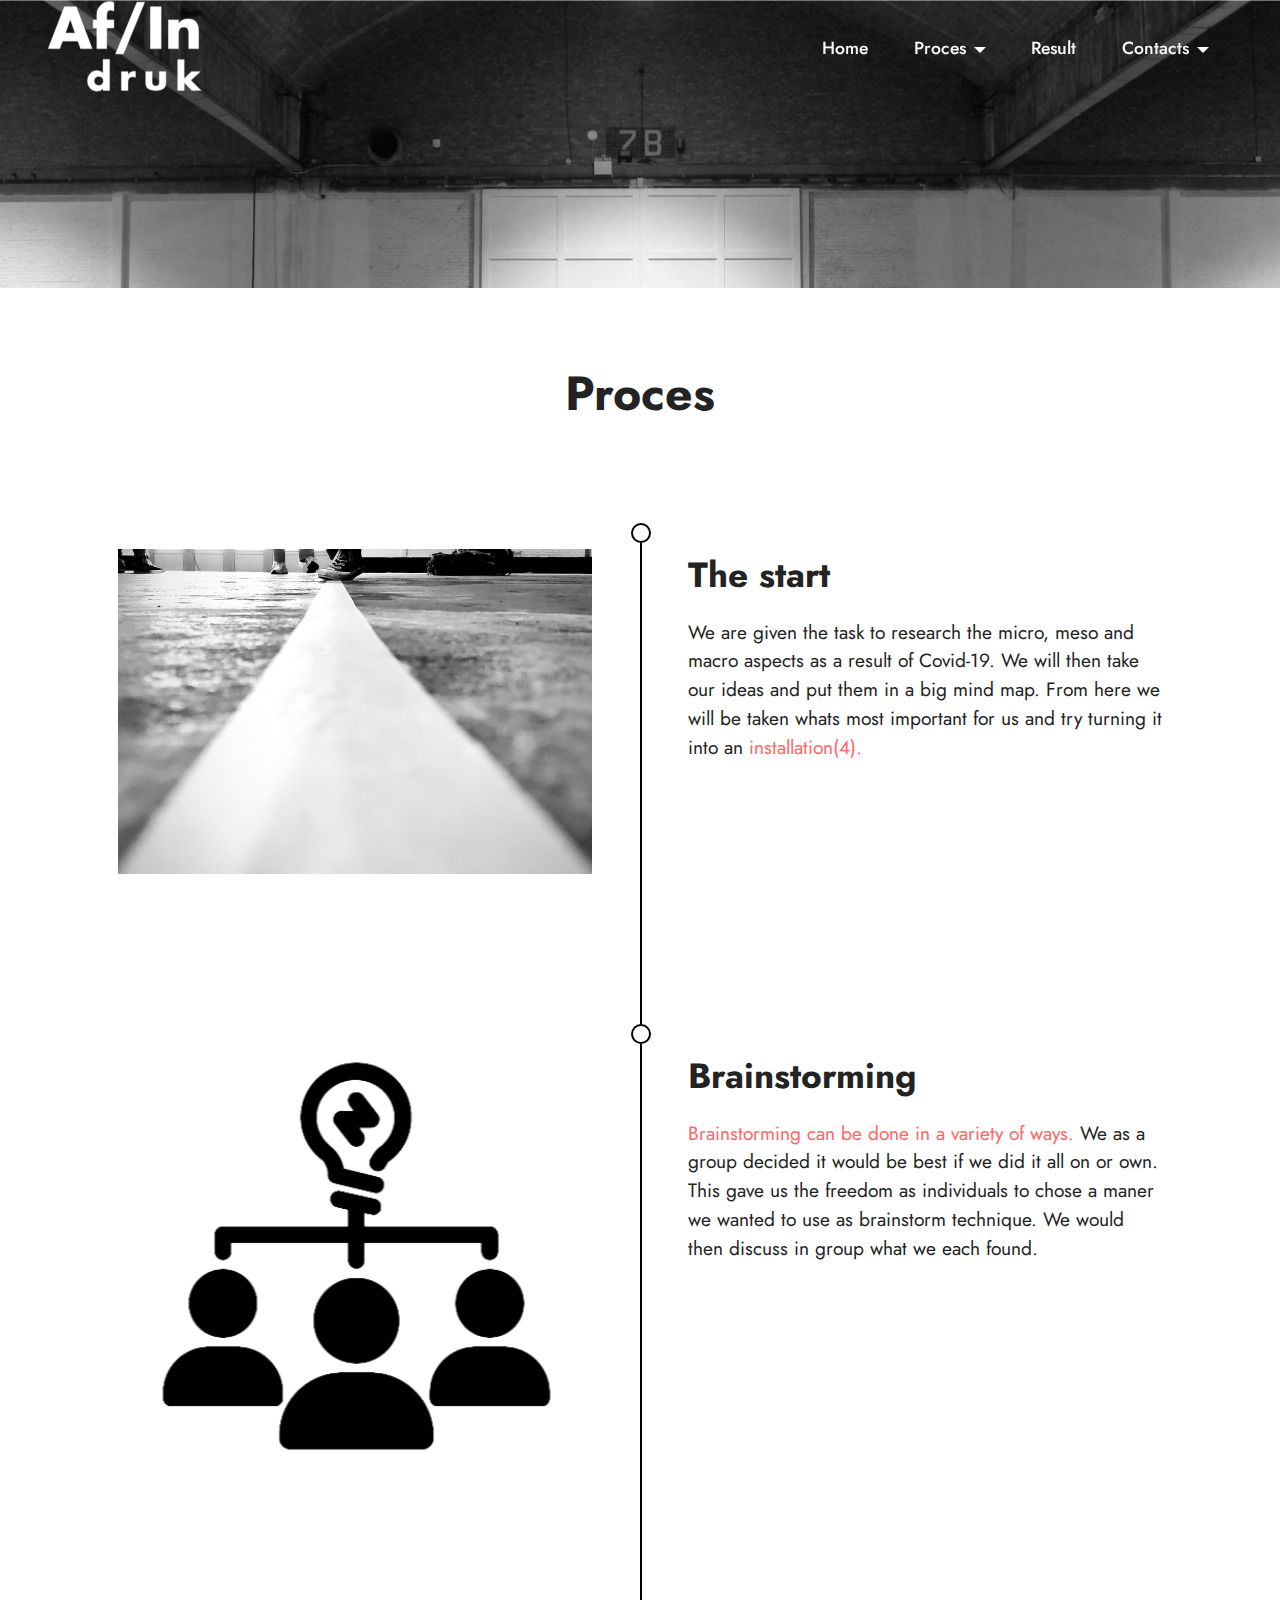
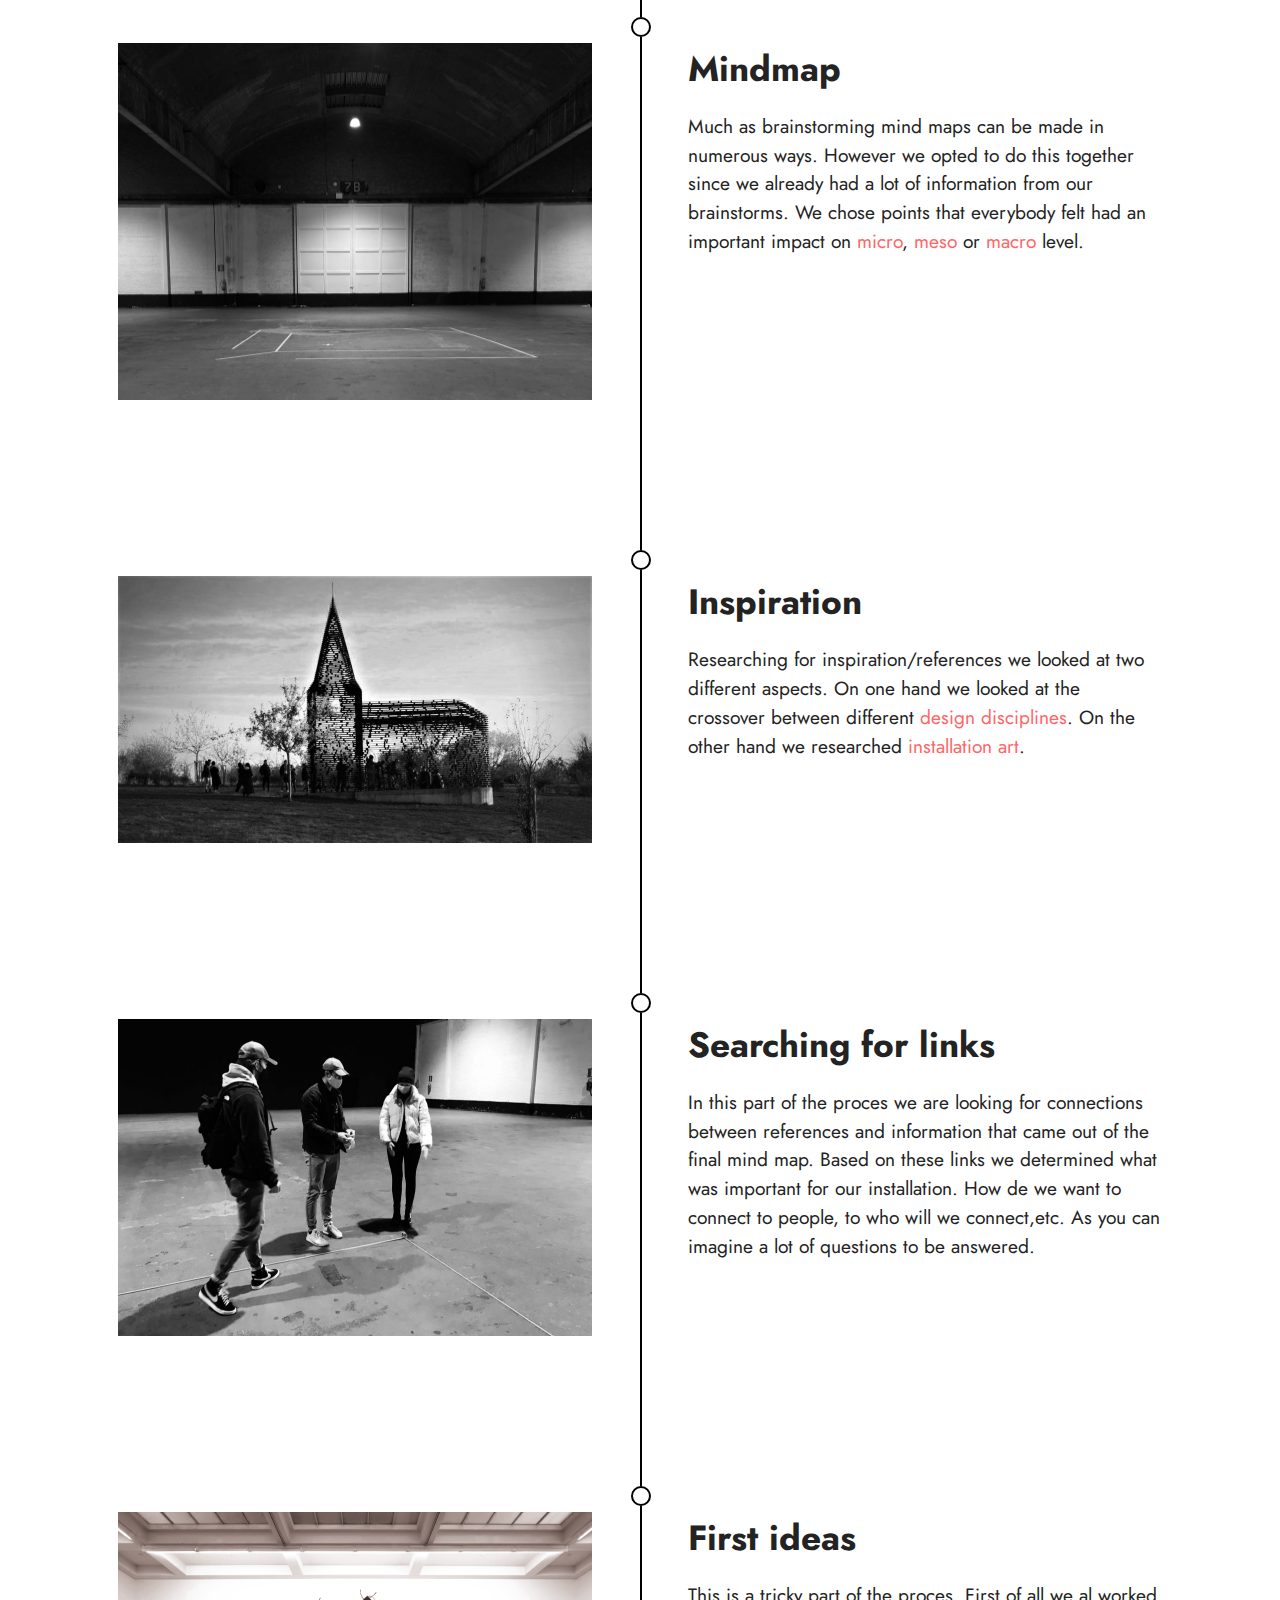
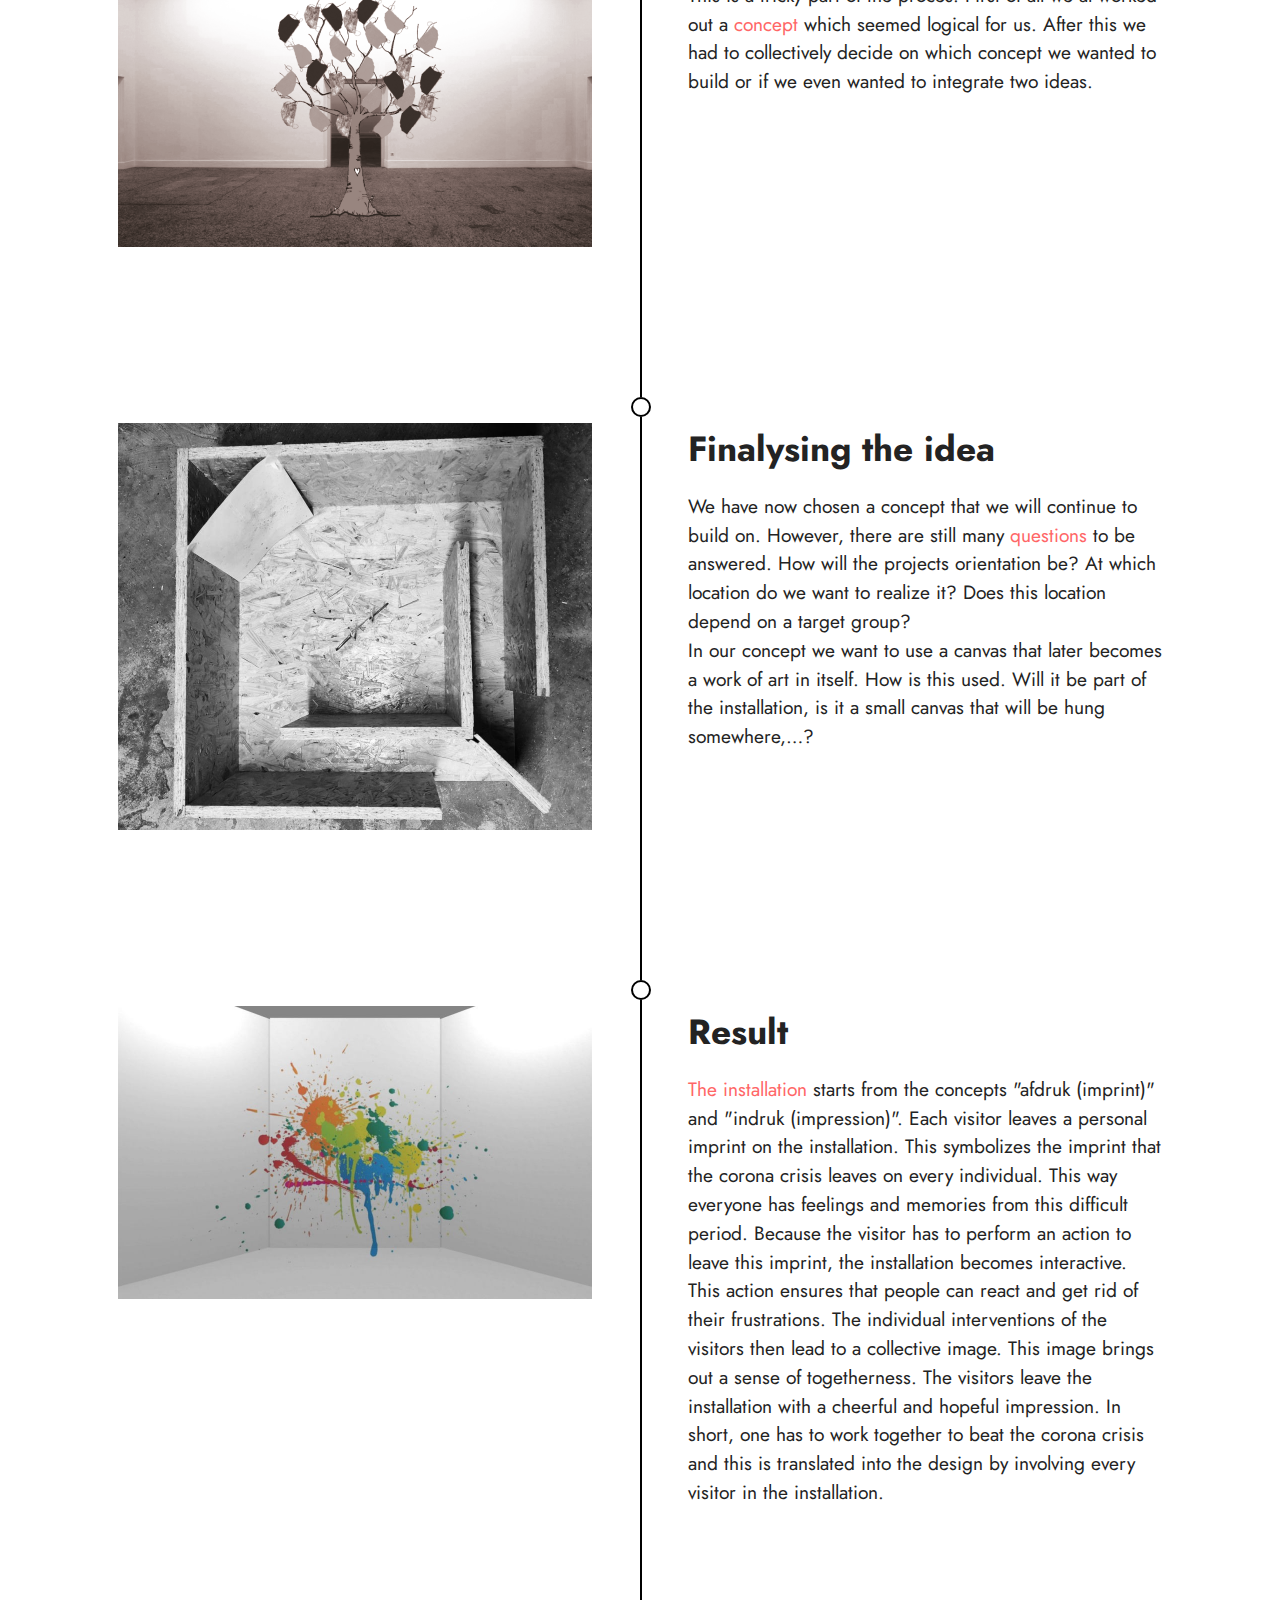
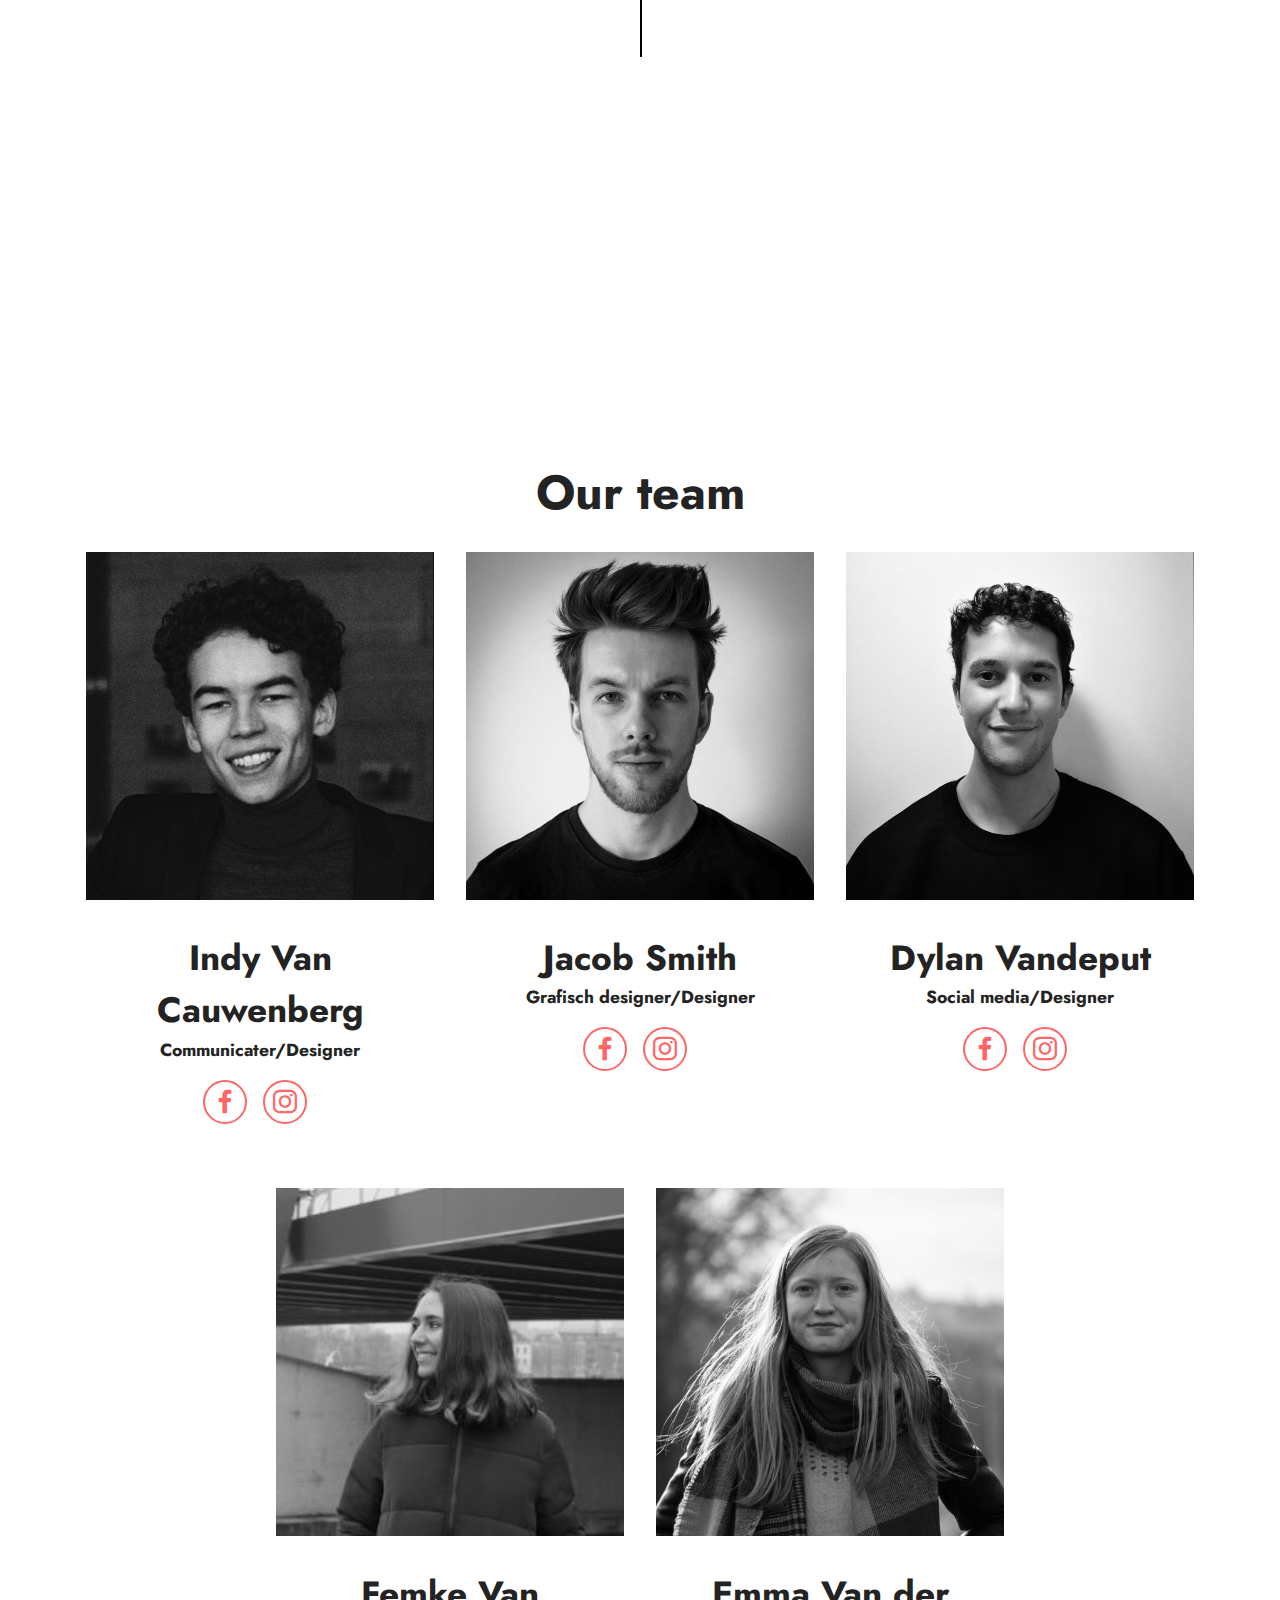
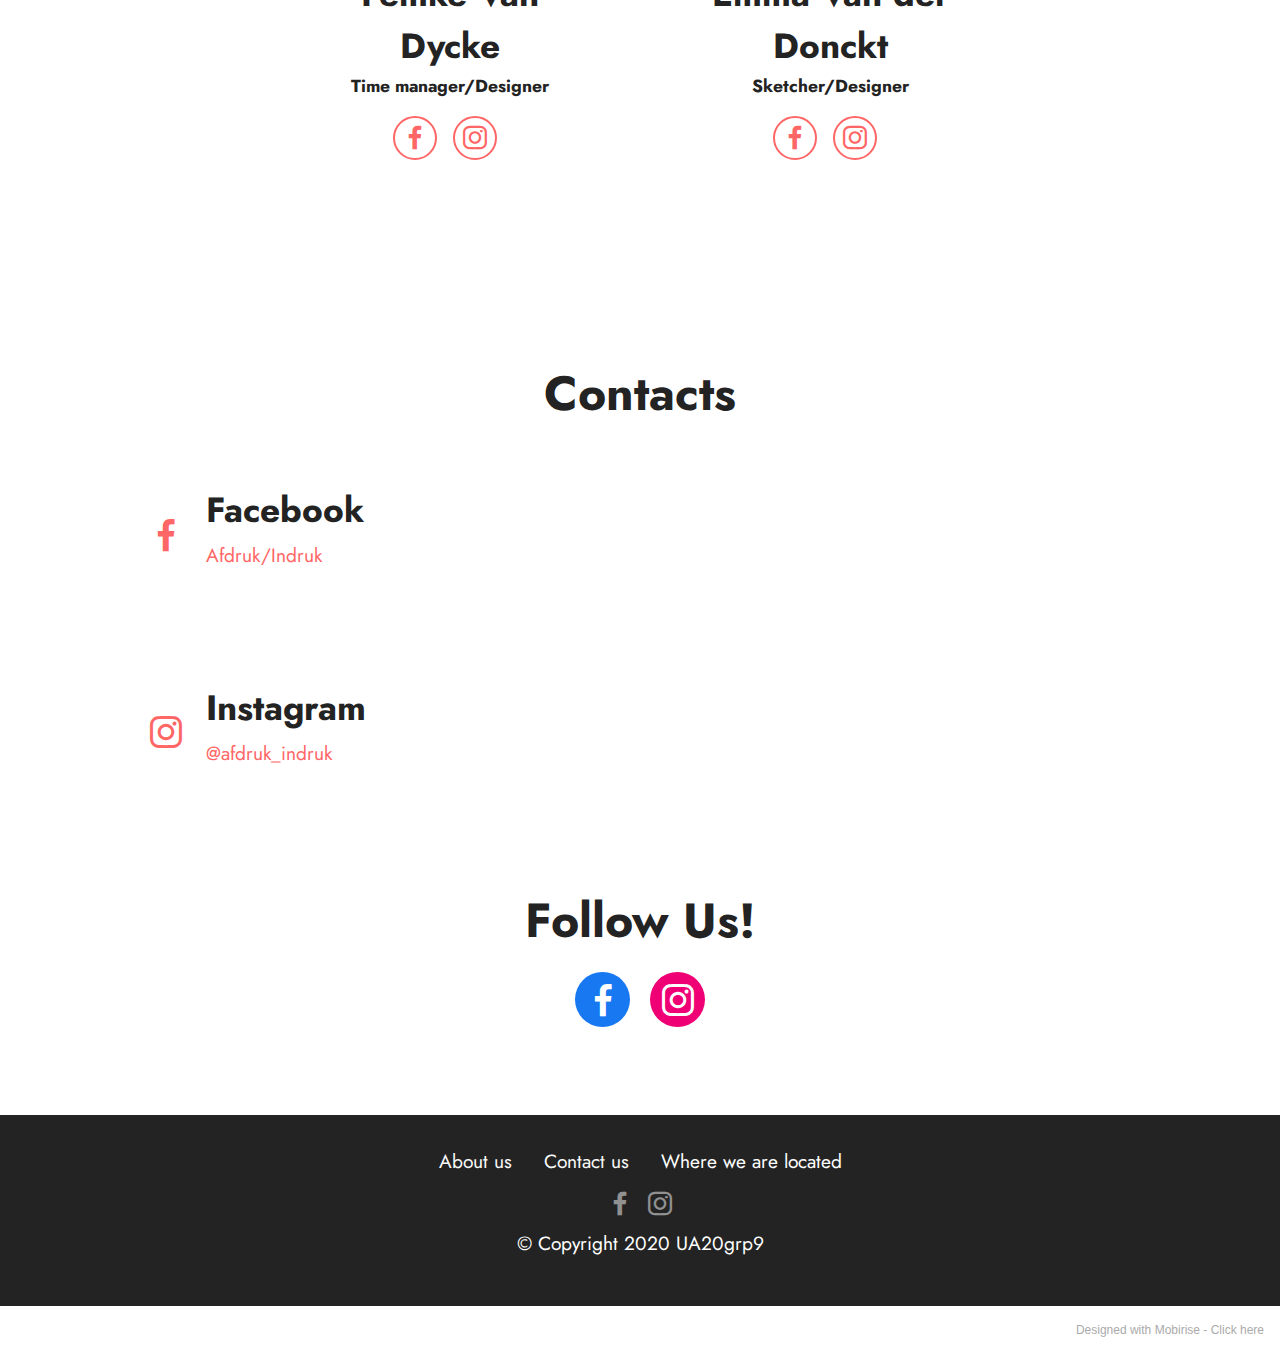
<file: index.html>
<!DOCTYPE html>
<html  >
<head>
  <!-- Site made with Mobirise Website Builder v5.2.0, https://mobirise.com -->
  <meta charset="UTF-8">
  <meta http-equiv="X-UA-Compatible" content="IE=edge">
  <meta name="generator" content="Mobirise v5.2.0, mobirise.com">
  <meta name="viewport" content="width=device-width, initial-scale=1, minimum-scale=1">
  <link rel="shortcut icon" href="assets/images/middel-1-340x209.png" type="image/x-icon">
  <meta name="description" content="">
  
  
  <title>Home</title>
  <link rel="stylesheet" href="assets/web/assets/mobirise-icons2/mobirise2.css">
  <link rel="stylesheet" href="assets/tether/tether.min.css">
  <link rel="stylesheet" href="assets/bootstrap/css/bootstrap.min.css">
  <link rel="stylesheet" href="assets/bootstrap/css/bootstrap-grid.min.css">
  <link rel="stylesheet" href="assets/bootstrap/css/bootstrap-reboot.min.css">
  <link rel="stylesheet" href="assets/socicon/css/styles.css">
  <link rel="stylesheet" href="assets/dropdown/css/style.css">
  <link rel="stylesheet" href="assets/theme/css/style.css">
  <link rel="preload" as="style" href="assets/mobirise/css/mbr-additional.css"><link rel="stylesheet" href="assets/mobirise/css/mbr-additional.css" type="text/css">
  
  
  
  
</head>
<body>
  
  <section class="menu menu2 cid-shwLE6riYA" once="menu" id="menu2-1w">
    
    <nav class="navbar navbar-dropdown navbar-expand-lg">
        <div class="container-fluid">
            <div class="navbar-brand">
                <span class="navbar-logo">
                    <a href="index.html">
                        <img src="assets/images/middel-1-340x209.png" alt="Mobirise" style="height: 6rem;">
                    </a>
                </span>
                
            </div>
            <button class="navbar-toggler" type="button" data-toggle="collapse" data-target="#navbarSupportedContent" aria-controls="navbarNavAltMarkup" aria-expanded="false" aria-label="Toggle navigation">
                <div class="hamburger">
                    <span></span>
                    <span></span>
                    <span></span>
                    <span></span>
                </div>
            </button>
            <div class="collapse navbar-collapse" id="navbarSupportedContent">
                <ul class="navbar-nav nav-dropdown nav-right" data-app-modern-menu="true"><li class="nav-item"><a class="nav-link link text-white display-4" href="index.html" aria-expanded="false">Home</a></li><li class="nav-item dropdown"><a class="nav-link link dropdown-toggle text-white display-4" href="#" data-toggle="dropdown-submenu" aria-expanded="false">
                            Proces</a><div class="dropdown-menu"><a class="dropdown-item text-white text-primary display-4" href="page3.html">Brainstorm</a><a class="dropdown-item text-white text-primary display-4" href="page6.html">Inspiration</a><a class="dropdown-item text-white display-4" href="page7.html">First ideas</a><a class="dropdown-item text-white display-4" href="page8.html">Finalysing the idea<br></a></div></li>
                    <li class="nav-item"><a class="nav-link link text-white display-4" href="page1.html">Result</a></li>
                    <li class="nav-item dropdown"><a class="nav-link link dropdown-toggle text-white display-4" href="#" data-toggle="dropdown-submenu" aria-expanded="true">Contacts</a><div class="dropdown-menu"><a class="dropdown-item text-white display-4" href="index.html#team1-15">About us</a><a class="dropdown-item text-white display-4" href="index.html#contacts3-y" aria-expanded="false">Contact us</a><a class="dropdown-item text-white display-4" href="index.html#contacts3-y" aria-expanded="false">Where are we located</a><a class="dropdown-item text-white display-4" href="index.html#share3-z" aria-expanded="false">Follow our work</a></div>
                    </li></ul>
                
                
            </div>
        </div>
    </nav>
</section>

<section class="info3 cid-sj9oOgSZow mbr-parallax-background" id="info3-4h">

    

    
    <div class="container-fluid">
        <div class="row justify-content-center">
            <div class="card col-12 col-lg-10">
                <div class="card-wrapper">
                    <div class="card-box align-center">
                        
                        
                        
                    </div>
                </div>
            </div>
        </div>
    </div>
</section>

<section class="timeline3 cid-shwJGjzNbO" id="timeline3-1i">
    
    
    <div class="container">
        <div class="mbr-section-head">
            <h3 class="mbr-section-title mbr-fonts-style align-center mb-0 display-2"><strong>Proces</strong></h3>
            
        </div>
        <div class="timelines-container mt-4">
            <div class="row timeline-element first-separline mb-5">
                <div class="timeline-date col-12">
                    <div class="timeline-date-wrapper">
                        
                    </div>
                </div>
                <span class="iconBackground"></span>
                <div class="col-12 col-md-6">
                    <div class="image-wrapper">
                        <img src="assets/images/indy-lijn1-948x650.jpeg" alt="Mobirise" title="">
                    </div>
                </div>
                <div class="col-12 col-md-6">
                    <div class="timeline-text-wrapper">
                        <h4 class="mbr-timeline-title mbr-fonts-style mb-0 display-5">
                            <strong>The start</strong></h4>
                        <p class="mbr-text mbr-fonts-style mt-3 mb-0 display-7">We are given the task to research the micro, meso and macro aspects as a result of Covid-19. We will then take our ideas and put them in a big mind map. From here we will be taken whats most important for us and try turning it into an&nbsp;<a href="https://www.merriam-webster.com/dictionary/installation" class="text-secondary text-primary">installation(4).</a><br><br></p>
                    </div>
                </div>
            </div>
            <div class="row timeline-element first-separline mb-5">
                <div class="timeline-date col-12">
                    <div class="timeline-date-wrapper">
                        
                    </div>
                </div>
                <span class="iconBackground"></span>
                <div class="col-12 col-md-6">
                    <div class="image-wrapper">
                        <a href="page3.html"><img src="assets/images/brainstorming-1-820x456.png" alt="Mobirise" title=""></a>
                    </div>
                </div>
                <div class="col-12 col-md-6">
                    <div class="timeline-text-wrapper">
                        <h4 class="mbr-timeline-title mbr-fonts-style mb-0 display-5">
                            <strong>Brainstorming</strong></h4>
                        <p class="mbr-text mbr-fonts-style mt-3 mb-0 display-7">
                            <a href="page3.html#info3-2p" class="text-secondary text-primary">Brainstorming can be done in a variety of ways.</a> We as a group decided it would be best if we did it all on or own. This gave us the freedom as individuals to chose a maner we wanted to use as brainstorm technique. We would then discuss in group what we each found.<br><br></p>
                    </div>
                </div>
            </div>
            <div class="row timeline-element first-separline mb-5">
                <div class="timeline-date col-12">
                    <div class="timeline-date-wrapper">
                        
                    </div>
                </div>
                <span class="iconBackground"></span>
                <div class="col-12 col-md-6">
                    <div class="image-wrapper">
                        <a href="page4.html"><img src="assets/images/waagnatie-948x715.jpeg" alt="Mobirise" title=""></a>
                    </div>
                </div>
                <div class="col-12 col-md-6">
                    <div class="timeline-text-wrapper">
                        <h4 class="mbr-timeline-title mbr-fonts-style mb-0 display-5">
                            <strong>Mindmap</strong></h4>
                        <p class="mbr-text mbr-fonts-style mt-3 mb-0 display-7">
                            Much as brainstorming mind maps can be made in numerous ways. However we opted to do this together since we already had a lot of information from our brainstorms. We chose points that everybody felt had an important impact on&nbsp;<a href="https://socialsci.libretexts.org/Bookshelves/Sociology/Book%3A_Sociology_(Boundless)/01%3A_Sociology/1.04%3A_The_Sociological_Approach/1.4B%3A_Levels_of_Analysis-_Micro_and_Macro#:~:text=Micro%2Dlevel%20sociology%20looks%20at,as%20conversation%20or%20group%20dynamics.&text=Microsociology%20allows%20for%20this%20on,forces%20that%20influence%20individual%20behavior." class="text-secondary text-primary">micro</a>, <a href="https://www.coursehero.com/sg/introduction-to-sociology/macro-level-meso-level-and-micro-level-analysis/#:~:text=Meso%2Dlevel%20analysis%2C%20detailed%20examination,patterns%20affect%20the%20overall%20group." class="text-secondary text-primary">meso</a> or <a href="https://www.encyclopedia.com/social-sciences/encyclopedias-almanacs-transcripts-and-maps/macrosociology#:~:text=The%20term%20%22macro%22%20denotes%20%22,of%20large%2Dscale%20social%20phenomena.&text=Sociologists%20distinguish%20macrosociology%20from%20microsociology,of%20individuals%20and%20small%20groups." class="text-secondary text-primary">macro</a> level.<br><br><br></p>
                    </div>
                </div>
            </div>
            <div class="row timeline-element first-separline mb-5">
                <div class="timeline-date col-12">
                    <div class="timeline-date-wrapper">
                        
                    </div>
                </div>
                <span class="iconBackground"></span>
                <div class="col-12 col-md-6">
                    <div class="image-wrapper">
                        <a href="page6.html"><img src="assets/images/kerk-2-948x533.jpeg" alt="Mobirise" title=""></a>
                    </div>
                </div>
                <div class="col-12 col-md-6">
                    <div class="timeline-text-wrapper">
                        <h4 class="mbr-timeline-title mbr-fonts-style mb-0 display-5">
                            <strong>Inspiration</strong></h4>
                        <p class="mbr-text mbr-fonts-style mt-3 mb-0 display-7">Researching for inspiration/references we looked at two different aspects. On one hand we looked at the crossover between different <a href="page6.html#content4-3f" class="text-secondary">design disciplines</a>. On the other hand we researched <a href="page6.html#content4-2x" class="text-secondary">installation art</a>.</p>
                    </div>
                </div>
            </div>
            <div class="row timeline-element first-separline mb-5">
                <div class="timeline-date col-12">
                    <div class="timeline-date-wrapper">
                        
                    </div>
                </div>
                <span class="iconBackground"></span>
                <div class="col-12 col-md-6">
                    <div class="image-wrapper">
                        <img src="assets/images/links-948x711.jpeg" alt="Mobirise" title="">
                    </div>
                </div>
                <div class="col-12 col-md-6">
                    <div class="timeline-text-wrapper">
                        <h4 class="mbr-timeline-title mbr-fonts-style mb-0 display-5">
                            <strong>Searching for links</strong></h4>
                        <p class="mbr-text mbr-fonts-style mt-3 mb-0 display-7">In this part of the proces we are looking for connections between references and information that came out of the final mind map. Based on these links we determined what was important for our installation. How de we want to connect to people, to who will we connect,etc. As you can imagine a lot of questions to be answered.<br><br></p>
                    </div>
                </div>
            </div>
            <div class="row timeline-element first-separline mb-5">
                <div class="timeline-date col-12">
                    <div class="timeline-date-wrapper">
                        
                    </div>
                </div>
                <span class="iconBackground"></span>
                <div class="col-12 col-md-6">
                    <div class="image-wrapper">
                        <a href="page7.html"><img src="assets/images/first-ideas-948x670.png" alt="Mobirise" title=""></a>
                    </div>
                </div>
                <div class="col-12 col-md-6">
                    <div class="timeline-text-wrapper">
                        <h4 class="mbr-timeline-title mbr-fonts-style mb-0 display-5">
                            <strong>First ideas</strong></h4>
                        <p class="mbr-text mbr-fonts-style mt-3 mb-0 display-7">This is a tricky part of the proces. First of all we al worked out a <a href="page7.html" class="text-secondary">concept</a> which seemed logical for us. After this we had to collectively decide on which concept we wanted to build or if we even wanted to integrate two ideas.</p>
                    </div>
                </div>
            </div>
            <div class="row timeline-element first-separline mb-5">
                <div class="timeline-date col-12">
                    <div class="timeline-date-wrapper">
                        
                    </div>
                </div>
                <span class="iconBackground"></span>
                <div class="col-12 col-md-6">
                    <div class="image-wrapper">
                        <img src="assets/images/finalysing-the-idea-948x814.jpeg" alt="Mobirise" title="">
                    </div>
                </div>
                <div class="col-12 col-md-6">
                    <div class="timeline-text-wrapper">
                        <h4 class="mbr-timeline-title mbr-fonts-style mb-0 display-5"><strong>Finalysing the idea</strong></h4>
                        <p class="mbr-text mbr-fonts-style mt-3 mb-0 display-7">
                            We have now chosen a concept that we will continue to build on. However, there are still many <a href="page8.html" class="text-secondary">questions</a> to be answered. How will the projects orientation be? At which location do we want to realize it? Does this location depend on a target group? <br>In our concept we want to use a canvas that later becomes a work of art in itself. How is this used. Will it be part of the installation, is it a small canvas that will be hung somewhere,…?</p>
                    </div>
                </div>
            </div>
            <div class="row timeline-element first-separline mb-5">
                <div class="timeline-date col-12">
                    <div class="timeline-date-wrapper">
                        
                    </div>
                </div>
                <span class="iconBackground"></span>
                <div class="col-12 col-md-6">
                    <div class="image-wrapper">
                        <a href="page8.html"><img src="assets/images/render5-948x586.jpeg" alt="Mobirise" title=""></a>
                    </div>
                </div>
                <div class="col-12 col-md-6">
                    <div class="timeline-text-wrapper">
                        <h4 class="mbr-timeline-title mbr-fonts-style mb-0 display-5">
                            <strong>Result</strong></h4>
                        <p class="mbr-text mbr-fonts-style mt-3 mb-0 display-7"><a href="page1.html" class="text-secondary">The installation</a> starts from the concepts "afdruk (imprint)" and "indruk (impression)". Each visitor leaves a personal imprint on the installation. This symbolizes the imprint that the corona crisis leaves on every individual. This way everyone has feelings and memories from this difficult period. Because the visitor has to perform an action to leave this imprint, the installation becomes interactive. This action ensures that people can react and get rid of their frustrations. The individual interventions of the visitors then lead to a collective image. This image brings out a sense of togetherness. The visitors leave the installation with a cheerful and hopeful impression. In short, one has to work together to beat the corona crisis and this is translated into the design by involving every visitor in the installation.</p>
                    </div>
                </div>
            </div>
            
            
            
            
        </div>
    </div>
</section>

<section class="content4 cid-siRfYTsdPa" id="content4-4b">
    
    
    <div class="container">
        <div class="row justify-content-center">
            <div class="title col-md-12 col-lg-10">
                
                
                
            </div>
        </div>
    </div>
</section>

<section class="team1 cid-sh4fIzFydn" id="team1-15">
    

    
    <div class="container">
        <div class="row justify-content-center">
            <div class="col-12">
                <h3 class="mbr-section-title mbr-fonts-style align-center mb-4 display-2">
                    <strong>Our team</strong>
                </h3>
                
            </div>
            <div class="col-sm-6 col-lg-4">
                <div class="card-wrap">
                    <div class="image-wrap">
                        <img src="assets/images/indy-629x781.jpeg" alt="">
                    </div>
                    <div class="content-wrap">
                        <h5 class="mbr-section-title card-title mbr-fonts-style align-center m-0 display-5">
                            <strong>Indy Van Cauwenberg</strong></h5>
                        <h6 class="mbr-role mbr-fonts-style align-center mb-3 display-4"><strong>Communicater/Designer</strong></h6>
                        
                        <div class="social-row display-7">
                            <div class="soc-item">
                                <a href="https://www.facebook.com/indy.vancauwenberg" target="_blank">
                                    <span class="mbr-iconfont socicon-facebook socicon"></span>
                                </a>
                            </div>
                            <div class="soc-item">
                                <a href="https://www.instagram.com/indy_vc/" target="_blank">
                                    <span class="mbr-iconfont socicon-instagram socicon"></span>
                                </a>
                            </div>
                            
                            
                            
                        </div>
                        
                    </div>
                </div>
            </div>

            <div class="col-sm-6 col-lg-4">
                <div class="card-wrap">
                    <div class="image-wrap">
                        <img src="assets/images/job-1-696x724.jpeg" alt="">
                    </div>
                    <div class="content-wrap">
                        <h5 class="mbr-section-title card-title mbr-fonts-style align-center m-0 display-5">
                            <strong>Jacob Smith</strong></h5>
                        <h6 class="mbr-role mbr-fonts-style align-center mb-3 display-4"><strong>Grafisch designer/Designer</strong></h6>
                        
                        <div class="social-row display-7">
                            <div class="soc-item">
                                <a href="https://www.facebook.com/job.smit.140" target="_blank">
                                    <span class="mbr-iconfont socicon-facebook socicon"></span>
                                </a>
                            </div>
                            <div class="soc-item">
                                <a href="https://www.instagram.com/jobsmit_/" target="_blank">
                                    <span class="mbr-iconfont socicon-instagram socicon"></span>
                                </a>
                            </div>
                            
                            
                            
                        </div>
                        
                    </div>
                </div>
            </div>

            <div class="col-sm-6 col-lg-4">
                <div class="card-wrap">
                    <div class="image-wrap">
                        <img src="assets/images/dylan-3-696x928.jpeg" alt="">
                    </div>
                    <div class="content-wrap">
                        <h5 class="mbr-section-title card-title mbr-fonts-style align-center m-0 display-5"><strong>Dylan Vandeput</strong></h5>
                        <h6 class="mbr-role mbr-fonts-style align-center mb-3 display-4"><strong>Social media/Designer</strong></h6>
                        
                        <div class="social-row display-7">
                            <div class="soc-item">
                                <a href="https://www.facebook.com/vandeput.dylan/" target="_blank">
                                    <span class="mbr-iconfont socicon-facebook socicon"></span>
                                </a>
                            </div>
                            <div class="soc-item">
                                <a href="https://www.instagram.com/dylanvandeput/" target="_blank">
                                    <span class="mbr-iconfont socicon-instagram socicon"></span>
                                </a>
                            </div>
                            
                            
                            
                        </div>
                        
                    </div>
                </div>
            </div>

            
        </div>
    </div>
</section>

<section class="team1 cid-sh4fHqBkmB" id="team1-14">
    

    
    <div class="container">
        <div class="row justify-content-center">
            
            <div class="col-sm-6 col-lg-4">
                <div class="card-wrap">
                    <div class="image-wrap">
                        <img src="assets/images/femke-3-696x464.jpeg" alt="">
                    </div>
                    <div class="content-wrap">
                        <h5 class="mbr-section-title card-title mbr-fonts-style align-center m-0 display-5">
                            <strong>Femke Van Dycke</strong></h5>
                        <h6 class="mbr-role mbr-fonts-style align-center mb-3 display-4"><strong>Time manager/Designer</strong></h6>
                        
                        <div class="social-row display-7">
                            <div class="soc-item">
                                <a href="https://www.facebook.com/femkevandycke" target="_blank">
                                    <span class="mbr-iconfont socicon-facebook socicon" style="color: rgb(255, 102, 102); fill: rgb(255, 102, 102);"></span>
                                </a>
                            </div>
                            <div class="soc-item">
                                <a href="https://www.instagram.com/femkevandycke/" target="_blank">
                                    <span class="mbr-iconfont socicon-instagram socicon"></span>
                                </a>
                            </div>
                            
                            
                            
                        </div>
                        
                    </div>
                </div>
            </div>

            <div class="col-sm-6 col-lg-4">
                <div class="card-wrap">
                    <div class="image-wrap">
                        <img src="assets/images/emma-1-696x1044.jpeg" alt="">
                    </div>
                    <div class="content-wrap">
                        <h5 class="mbr-section-title card-title mbr-fonts-style align-center m-0 display-5">
                            <strong>Emma Van der Donckt</strong></h5>
                        <h6 class="mbr-role mbr-fonts-style align-center mb-3 display-4"><strong>Sketcher/Designer</strong></h6>
                        
                        <div class="social-row display-7">
                            <div class="soc-item">
                                <a href="https://www.facebook.com/emma.vanderdonckt" target="_blank">
                                    <span class="mbr-iconfont socicon-facebook socicon"></span>
                                </a>
                            </div>
                            <div class="soc-item">
                                <a href="https://www.instagram.com/emmavanderdonckt/" target="_blank">
                                    <span class="mbr-iconfont socicon-instagram socicon"></span>
                                </a>
                            </div>
                            
                            
                            
                        </div>
                        
                    </div>
                </div>
            </div>

            

            
        </div>
    </div>
</section>

<section class="contacts3 map1 cid-sh4cwQNRzv" id="contacts3-y">

    
    
    <div class="container">
        <div class="mbr-section-head">
            <h3 class="mbr-section-title mbr-fonts-style align-center mb-0 display-2">
                <strong>Contacts</strong>
            </h3>
            
        </div>
        <div class="row justify-content-center mt-4">
            <div class="card col-12 col-md-6">
                <div class="card-wrapper">
                    <div class="image-wrapper">
                        <a href="https://www.facebook.com/Afdruk.indruk"><span class="mbr-iconfont socicon-facebook socicon" style="color: rgb(255, 102, 102); fill: rgb(255, 102, 102);"></span></a>
                    </div>
                    <div class="text-wrapper">
                        <h6 class="card-title mbr-fonts-style mb-1 display-5">
                            <strong>Facebook</strong></h6>
                        <p class="mbr-text mbr-fonts-style display-7"><a href="https://www.facebook.com/Afdruk.indruk" class="text-secondary">Afdruk/Indruk&nbsp;</a> &nbsp; &nbsp; &nbsp; &nbsp; &nbsp; &nbsp; &nbsp; &nbsp; &nbsp; &nbsp; &nbsp; &nbsp;</p>
                    </div>
                </div>
                <div class="card-wrapper">
                    <div class="image-wrapper">
                        <a href="https://www.instagram.com/afdruk_indruk/"><span class="mbr-iconfont socicon-instagram socicon" style="color: rgb(255, 102, 102); fill: rgb(255, 102, 102);"></span></a>
                    </div>
                    <div class="text-wrapper">
                        <h6 class="card-title mbr-fonts-style mb-1 display-5">
                            <strong>Instagram</strong></h6>
                        <p class="mbr-text mbr-fonts-style display-7"><a href="https://www.instagram.com/afdruk_indruk/" class="text-secondary">@afdruk_indruk&nbsp;</a> &nbsp; &nbsp; &nbsp; &nbsp; &nbsp; &nbsp; &nbsp; &nbsp; &nbsp; &nbsp;&nbsp;</p>
                    </div>
                </div>
            </div>
            <div class="map-wrapper col-12 col-md-6">
                <div class="google-map"><iframe frameborder="0" style="border:0" src="https://www.google.com/maps/embed/v1/place?key=AIzaSyDk89J4FSunMF33ruMVWJaJht_Ro0kvoXs&amp;q=Rijnkaai 150, 2000 Antwerpen" allowfullscreen=""></iframe></div>
            </div>
        </div>
    </div>
</section>

<section class="share3 cid-sh4czzSUhI" id="share3-z">
    
     
    
    

    <div class="container">
        <div class="media-container-row">
            <div class="col-12">
                <h3 class="mbr-section-title align-center mb-3 mbr-fonts-style display-2">
                    <strong>Follow Us!</strong>
                </h3>
                <div class="social-list align-center">
                   
                    <a class="iconfont-wrapper bg-facebook m-2 " target="_blank" href="https://www.facebook.com/Afdruk.indruk">
                            <span class="socicon-facebook socicon"></span>
                        </a>
                        
                        <a class="iconfont-wrapper bg-instagram m-2" href="https://www.instagram.com/afdruk_indruk/" target="_blank">
                            <span class="socicon-instagram socicon"></span>
                        </a>
                        
                        
                        
                        
                        
                        
                        
                        
                </div>
            </div>
        </div>
    </div>
</section>

<section class="footer3 cid-sh4cC7wdd4" once="footers" id="footer3-10">

    

    

    <div class="container">
        <div class="media-container-row align-center mbr-white">
            <div class="row row-links">
                <ul class="foot-menu">
                    
                    
                    
                    
                    
                <li class="foot-menu-item mbr-fonts-style display-7"><a href="index.html#team1-15" class="text-white">About us</a></li><li class="foot-menu-item mbr-fonts-style display-7"><a href="index.html#contacts3-y" class="text-white">Contact us</a></li><li class="foot-menu-item mbr-fonts-style display-7">Where we are located</li></ul>
            </div>
            <div class="row social-row">
                <div class="social-list align-right pb-2">
                    
                    
                    
                    
                    
                    
                <div class="soc-item">
                        <a href="https://www.facebook.com/Afdruk.indruk" target="_blank">
                            <span class="mbr-iconfont mbr-iconfont-social socicon-facebook socicon"></span>
                        </a>
                    </div><div class="soc-item">
                        <a href="https://www.instagram.com/afdruk_indruk/" target="_blank">
                            <span class="mbr-iconfont mbr-iconfont-social socicon-instagram socicon"></span>
                        </a>
                    </div></div>
            </div>
            <div class="row row-copirayt">
                <p class="mbr-text mb-0 mbr-fonts-style mbr-white align-center display-7">&nbsp;© Copyright 2020 UA20grp9&nbsp;</p>
            </div>
        </div>
    </div>
</section><section style="background-color: #fff; font-family: -apple-system, BlinkMacSystemFont, 'Segoe UI', 'Roboto', 'Helvetica Neue', Arial, sans-serif; color:#aaa; font-size:12px; padding: 0; align-items: center; display: flex;"><a href="https://mobirise.site/u" style="flex: 1 1; height: 3rem; padding-left: 1rem;"></a><p style="flex: 0 0 auto; margin:0; padding-right:1rem;">Designed with Mobirise - <a href="https://mobirise.site/l" style="color:#aaa;">Click here</a></p></section><script src="assets/web/assets/jquery/jquery.min.js"></script>  <script src="assets/popper/popper.min.js"></script>  <script src="assets/tether/tether.min.js"></script>  <script src="assets/bootstrap/js/bootstrap.min.js"></script>  <script src="assets/smoothscroll/smooth-scroll.js"></script>  <script src="assets/parallax/jarallax.min.js"></script>  <script src="assets/dropdown/js/nav-dropdown.js"></script>  <script src="assets/dropdown/js/navbar-dropdown.js"></script>  <script src="assets/touchswipe/jquery.touch-swipe.min.js"></script>  <script src="assets/theme/js/script.js"></script>  
  
  
</body>
</html>
</file>
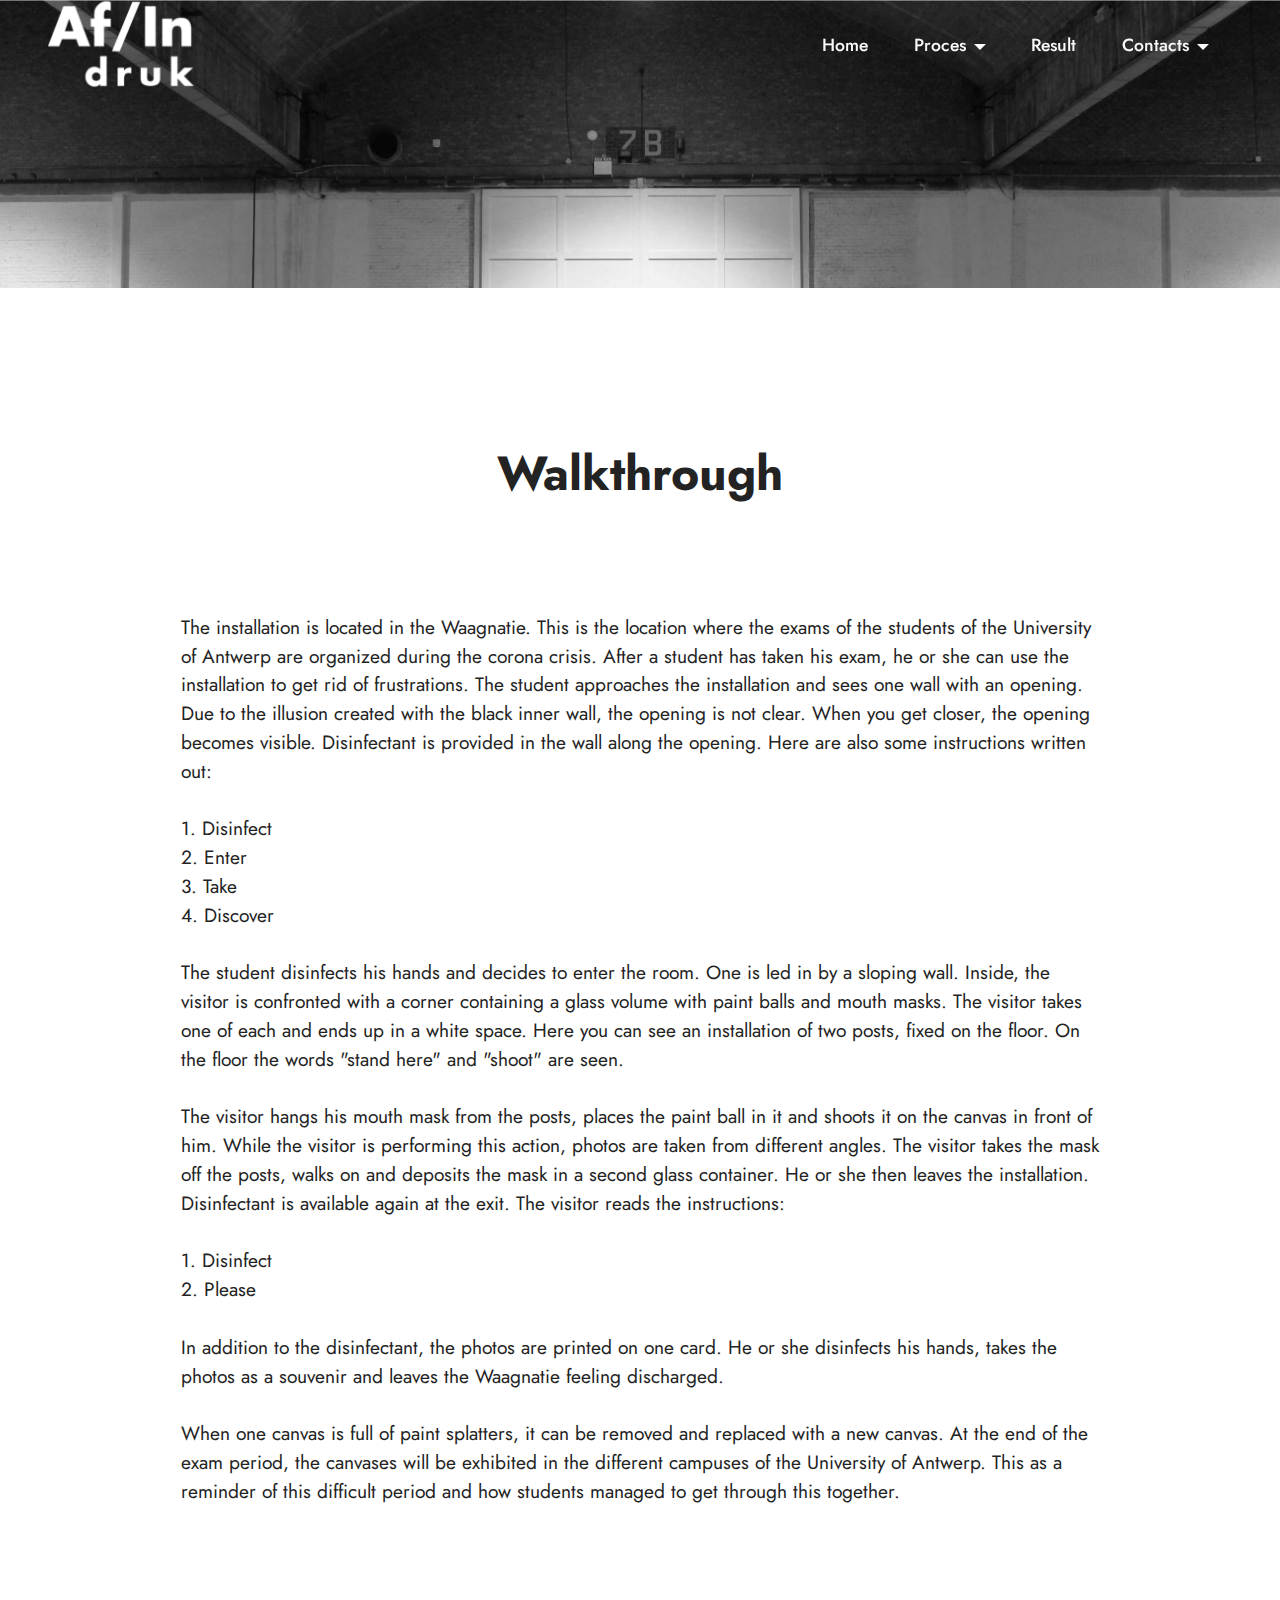
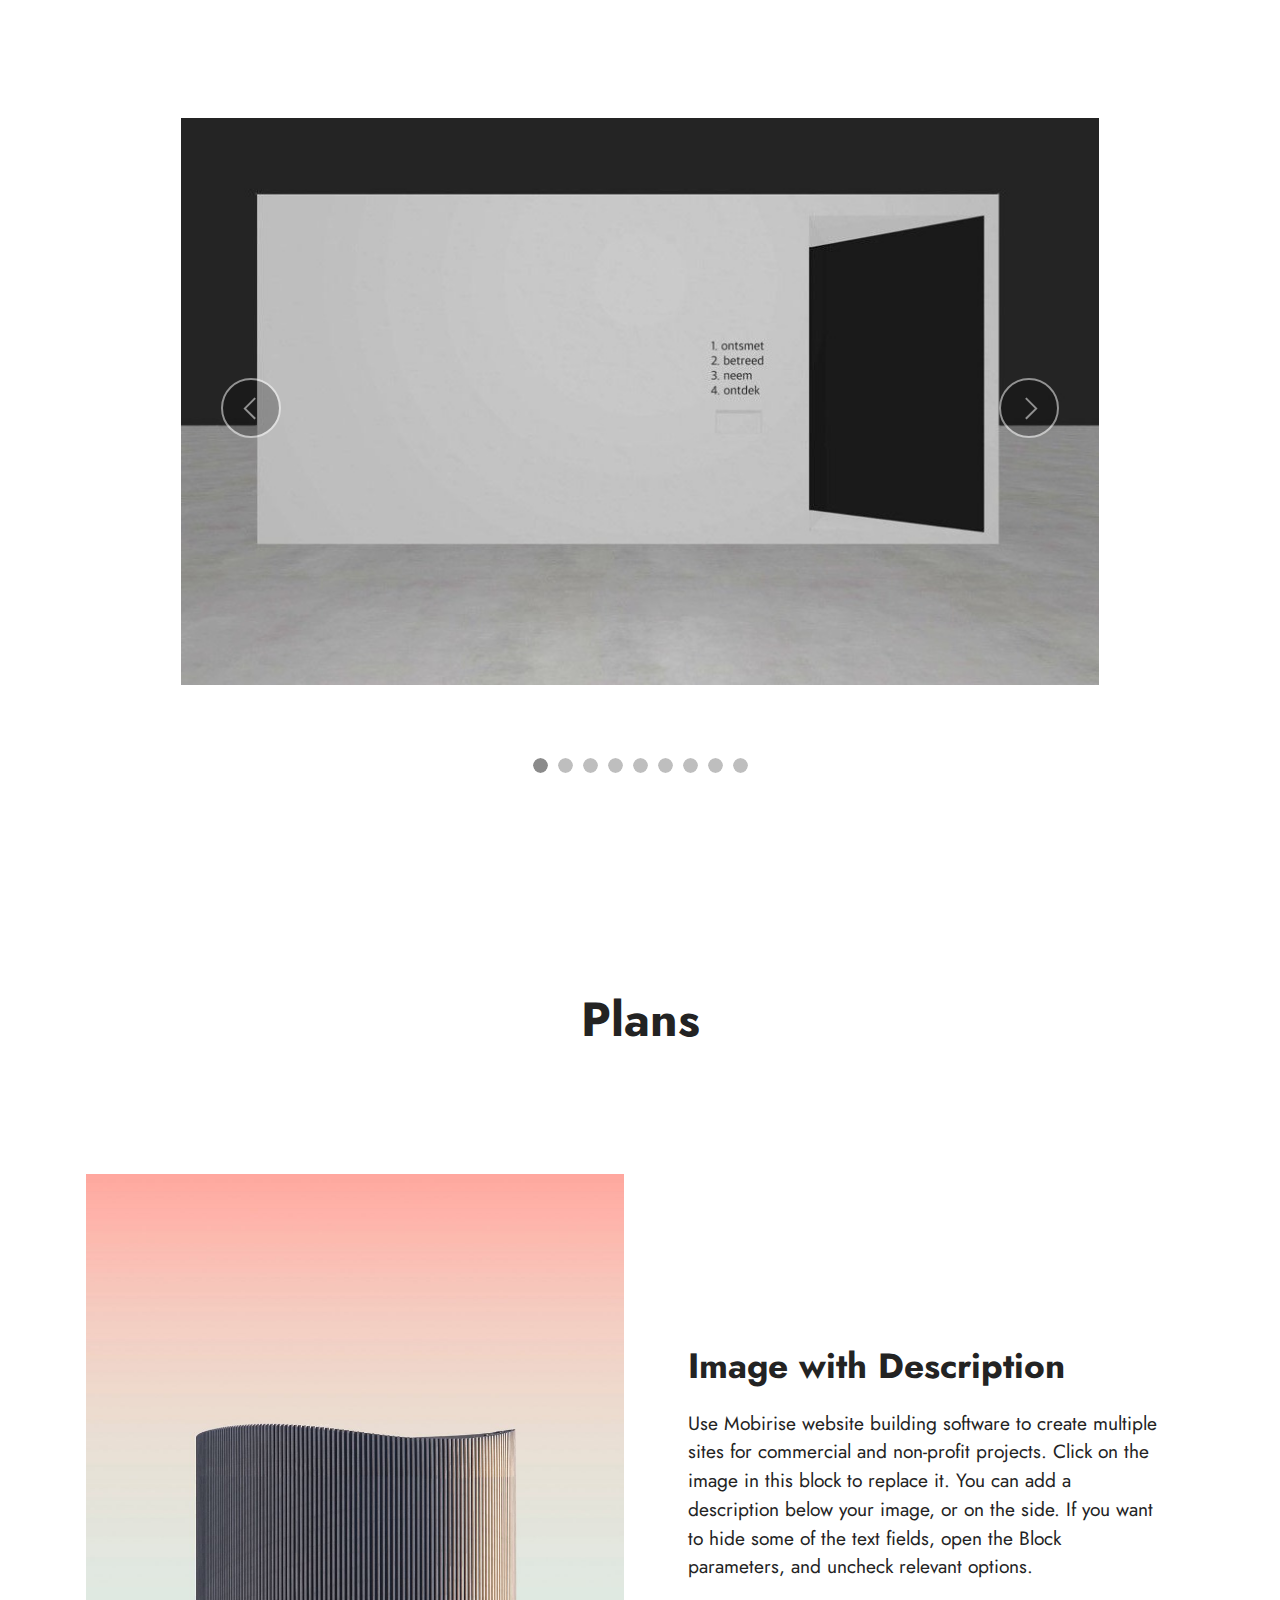
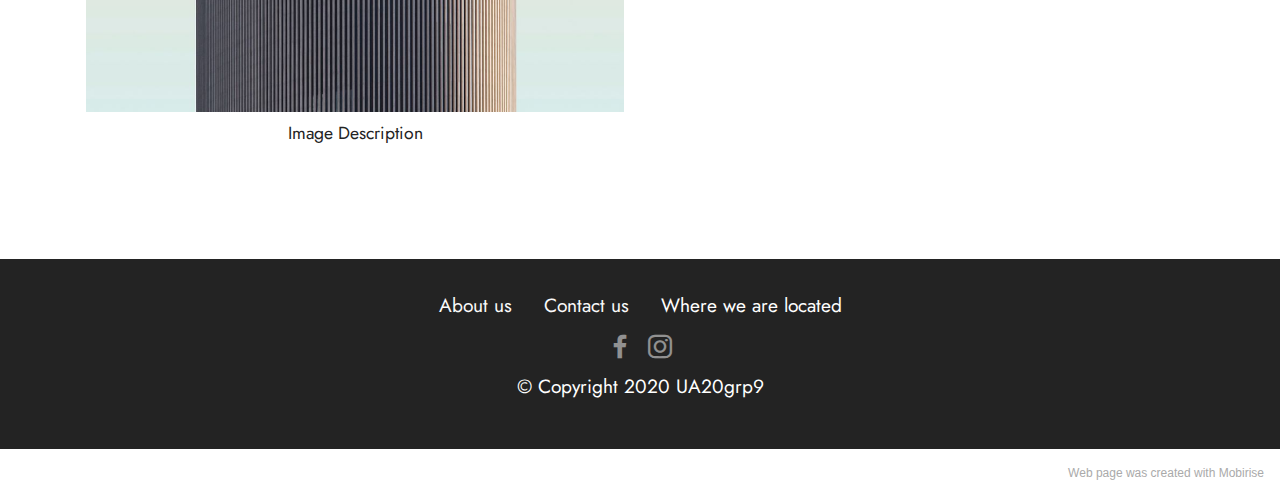
<file: page1.html>
<!DOCTYPE html>
<html  >
<head>
  <!-- Site made with Mobirise Website Builder v5.2.0, https://mobirise.com -->
  <meta charset="UTF-8">
  <meta http-equiv="X-UA-Compatible" content="IE=edge">
  <meta name="generator" content="Mobirise v5.2.0, mobirise.com">
  <meta name="viewport" content="width=device-width, initial-scale=1, minimum-scale=1">
  <link rel="shortcut icon" href="assets/images/middel-1-340x209.png" type="image/x-icon">
  <meta name="description" content="">
  
  
  <title>result</title>
  <link rel="stylesheet" href="assets/web/assets/mobirise-icons2/mobirise2.css">
  <link rel="stylesheet" href="assets/tether/tether.min.css">
  <link rel="stylesheet" href="assets/bootstrap/css/bootstrap.min.css">
  <link rel="stylesheet" href="assets/bootstrap/css/bootstrap-grid.min.css">
  <link rel="stylesheet" href="assets/bootstrap/css/bootstrap-reboot.min.css">
  <link rel="stylesheet" href="assets/dropdown/css/style.css">
  <link rel="stylesheet" href="assets/socicon/css/styles.css">
  <link rel="stylesheet" href="assets/theme/css/style.css">
  <link rel="preload" as="style" href="assets/mobirise/css/mbr-additional.css"><link rel="stylesheet" href="assets/mobirise/css/mbr-additional.css" type="text/css">
  
  
  
  
</head>
<body>
  
  <section class="menu menu2 cid-shwLE6riYA" once="menu" id="menu2-1w">
    
    <nav class="navbar navbar-dropdown navbar-expand-lg">
        <div class="container-fluid">
            <div class="navbar-brand">
                <span class="navbar-logo">
                    <a href="index.html">
                        <img src="assets/images/middel-1-340x209.png" alt="Mobirise" style="height: 5.7rem;">
                    </a>
                </span>
                
            </div>
            <button class="navbar-toggler" type="button" data-toggle="collapse" data-target="#navbarSupportedContent" aria-controls="navbarNavAltMarkup" aria-expanded="false" aria-label="Toggle navigation">
                <div class="hamburger">
                    <span></span>
                    <span></span>
                    <span></span>
                    <span></span>
                </div>
            </button>
            <div class="collapse navbar-collapse" id="navbarSupportedContent">
                <ul class="navbar-nav nav-dropdown nav-right" data-app-modern-menu="true"><li class="nav-item"><a class="nav-link link text-white display-4" href="index.html" aria-expanded="false">Home</a></li><li class="nav-item dropdown"><a class="nav-link link dropdown-toggle text-white display-4" href="#" data-toggle="dropdown-submenu" aria-expanded="false">
                            Proces</a><div class="dropdown-menu"><a class="dropdown-item text-white text-primary display-4" href="page3.html">Brainstorm</a><a class="dropdown-item text-white text-primary display-4" href="page6.html">Inspiration</a><a class="dropdown-item text-white display-4" href="page7.html">First ideas</a><a class="dropdown-item text-white display-4" href="page8.html">Finalysing the idea<br></a></div></li>
                    <li class="nav-item"><a class="nav-link link text-white display-4" href="page1.html">Result</a></li>
                    <li class="nav-item dropdown"><a class="nav-link link dropdown-toggle text-white display-4" href="#" data-toggle="dropdown-submenu" aria-expanded="true">Contacts</a><div class="dropdown-menu"><a class="dropdown-item text-white display-4" href="index.html#team1-15">About us</a><a class="dropdown-item text-white display-4" href="index.html#contacts3-y" aria-expanded="false">Contact us</a><a class="dropdown-item text-white display-4" href="index.html#contacts3-y" aria-expanded="false">Where are we located</a><a class="dropdown-item text-white display-4" href="index.html#share3-z" aria-expanded="false">Follow our work</a></div>
                    </li></ul>
                
                
            </div>
        </div>
    </nav>
</section>

<section class="info3 cid-siR600WudV mbr-parallax-background" id="info3-43">

    

    
    <div class="container">
        <div class="row justify-content-center">
            <div class="card col-12 col-lg-10">
                <div class="card-wrapper">
                    <div class="card-box align-center">
                        
                        
                        
                    </div>
                </div>
            </div>
        </div>
    </div>
</section>

<section class="content4 cid-siR84oSTee" id="content4-48">
    
    
    <div class="container">
        <div class="row justify-content-center">
            <div class="title col-md-12 col-lg-10">
                <h3 class="mbr-section-title mbr-fonts-style align-center mb-4 display-2">
                    <strong>Walkthrough</strong></h3>
                
                
            </div>
        </div>
    </div>
</section>

<section class="content5 cid-siR9TztMmZ" id="content5-4a">
    
    <div class="container">
        <div class="row justify-content-center">
            <div class="col-md-12 col-lg-10">
                
                
                <p class="mbr-text mbr-fonts-style display-7">The installation is located in the Waagnatie. This is the location where the exams of the students of the University of Antwerp are organized during the corona crisis. After a student has taken his exam, he or she can use the installation to get rid of frustrations. The student approaches the installation and sees one wall with an opening. Due to the illusion created with the black inner wall, the opening is not clear. When you get closer, the opening becomes visible. Disinfectant is provided in the wall along the opening. Here are also some instructions written out:
<br>
<br>1. Disinfect<br>2. Enter
<br>3. Take
<br>4. Discover
<br>
<br>The student disinfects his hands and decides to enter the room. One is led in by a sloping wall. Inside, the visitor is confronted with a corner containing a glass volume with paint balls and mouth masks. The visitor takes one of each and ends up in a white space. Here you can see an installation of two posts, fixed on the floor. On the floor the words "stand here" and "shoot" are seen.<br><br>The visitor hangs his mouth mask from the posts, places the paint ball in it and shoots it on the canvas in front of him. While the visitor is performing this action, photos are taken from different angles. The visitor takes the mask off the posts, walks on and deposits the mask in a second glass container. He or she then leaves the installation. Disinfectant is available again at the exit. The visitor reads the instructions:
<br>
<br>1. Disinfect<br>2. Please
<br>
<br>In addition to the disinfectant, the photos are printed on one card. He or she disinfects his hands, takes the photos as a souvenir and leaves the Waagnatie feeling discharged.
<br>
<br>When one canvas is full of paint splatters, it can be removed and replaced with a new canvas. At the end of the exam period, the canvases will be exhibited in the different campuses of the University of Antwerp. This as a reminder of this difficult period and how students managed to get through this together.<br></p>
            </div>
        </div>
    </div>
</section>

<section class="slider2 cid-siR812SfQj" id="slider2-47">
    

    
    <div class="container">
        <div class="row justify-content-center">
            <div class="col-12 col-md-10">
                <div class="carousel slide" id="sje7BHn1RC" data-interval="10000">
                    
                    <ol class="carousel-indicators">
                        <li data-slide-to="0" class="active" data-target="#sje7BHn1RC"></li>
                        <li data-slide-to="1" data-target="#sje7BHn1RC"></li>
                        <li data-slide-to="2" data-target="#sje7BHn1RC"></li><li data-slide-to="3" data-target="#sje7BHn1RC"></li><li data-slide-to="4" data-target="#sje7BHn1RC"></li><li data-slide-to="5" data-target="#sje7BHn1RC"></li><li data-slide-to="6" data-target="#sje7BHn1RC"></li><li data-slide-to="7" data-target="#sje7BHn1RC"></li><li data-slide-to="8" data-target="#sje7BHn1RC"></li>
                    </ol>
                    <div class="carousel-inner">
                        <div class="carousel-item slider-image item active">
                            <div class="item-wrapper">
                                <img class="d-block w-100" src="assets/images/render1-1164x720.jpeg">
                                
                            </div>
                        </div>
                        <div class="carousel-item slider-image item">
                            <div class="item-wrapper">
                                <img class="d-block w-100" src="assets/images/render2-1164x720.jpeg">
                                
                            </div>
                        </div>
                        <div class="carousel-item slider-image item">
                            <div class="item-wrapper">
                                <img class="d-block w-100" src="assets/images/render3-1164x720.jpeg">
                                
                            </div>
                        </div><div class="carousel-item slider-image item">
                            <div class="item-wrapper">
                                <img class="d-block w-100" src="assets/images/render4-1164x720.jpg">
                                
                            </div>
                        </div><div class="carousel-item slider-image item">
                            <div class="item-wrapper">
                                <img class="d-block w-100" src="assets/images/render5-1164x720.jpg">
                                
                            </div>
                        </div><div class="carousel-item slider-image item">
                            <div class="item-wrapper">
                                <img class="d-block w-100" src="assets/images/render6-1164x720.jpg">
                                
                            </div>
                        </div><div class="carousel-item slider-image item">
                            <div class="item-wrapper">
                                <img class="d-block w-100" src="assets/images/render7-1164x720.jpg">
                                
                            </div>
                        </div><div class="carousel-item slider-image item">
                            <div class="item-wrapper">
                                <img class="d-block w-100" src="assets/images/render8-1164x720.jpg">
                                
                            </div>
                        </div><div class="carousel-item slider-image item">
                            <div class="item-wrapper">
                                <img class="d-block w-100" src="assets/images/render9-931x576.jpg">
                                
                            </div>
                        </div>
                    </div>
                    <a class="carousel-control carousel-control-prev" role="button" data-slide="prev" href="#sje7BHn1RC">
                        <span class="mobi-mbri mobi-mbri-arrow-prev" aria-hidden="true"></span>
                        <span class="sr-only">Previous</span>
                    </a>
                    <a class="carousel-control carousel-control-next" role="button" data-slide="next" href="#sje7BHn1RC">
                        <span class="mobi-mbri mobi-mbri-arrow-next" aria-hidden="true"></span>
                        <span class="sr-only">Next</span>
                    </a>
                </div>
            </div>
        </div>
    </div>
</section>

<section class="content4 cid-siR6zKFQ44" id="content4-45">
    
    
    <div class="container">
        <div class="row justify-content-center">
            <div class="title col-md-12 col-lg-10">
                <h3 class="mbr-section-title mbr-fonts-style align-center mb-4 display-2">
                    <strong>Plans</strong></h3>
                
                
            </div>
        </div>
    </div>
</section>

<section class="image1 cid-siR6eJlfse" id="image1-44">
    

    

    <div class="container">
        <div class="row align-items-center">
            <div class="col-12 col-lg-6">
                <div class="image-wrapper">
                    <img src="assets/images/4.jpg" alt="Mobirise">
                    <p class="mbr-description mbr-fonts-style pt-2 align-center display-4">
                    Image Description</p>
                </div>
            </div>
            <div class="col-12 col-lg">
                <div class="text-wrapper">
                    <h3 class="mbr-section-title mbr-fonts-style mb-3 display-5">
                        <strong>Image with Description</strong></h3>
                    <p class="mbr-text mbr-fonts-style display-7">
                        Use Mobirise website building software to create multiple sites for commercial and non-profit projects. Click on the image in this block to replace it. You can add a description below your image, or on the side. If you want to hide some of the text fields, open the Block parameters, and uncheck relevant options.</p>
                </div>
            </div>
        </div>
    </div>
</section>

<section class="footer3 cid-sh4cC7wdd4" once="footers" id="footer3-10">

    

    

    <div class="container">
        <div class="media-container-row align-center mbr-white">
            <div class="row row-links">
                <ul class="foot-menu">
                    
                    
                    
                    
                    
                <li class="foot-menu-item mbr-fonts-style display-7"><a href="index.html#team1-15" class="text-white">About us</a></li><li class="foot-menu-item mbr-fonts-style display-7"><a href="index.html#contacts3-y" class="text-white">Contact us</a></li><li class="foot-menu-item mbr-fonts-style display-7">Where we are located</li></ul>
            </div>
            <div class="row social-row">
                <div class="social-list align-right pb-2">
                    
                    
                    
                    
                    
                    
                <div class="soc-item">
                        <a href="https://www.facebook.com/Afdruk.indruk" target="_blank">
                            <span class="mbr-iconfont mbr-iconfont-social socicon-facebook socicon"></span>
                        </a>
                    </div><div class="soc-item">
                        <a href="https://www.instagram.com/afdruk_indruk/" target="_blank">
                            <span class="mbr-iconfont mbr-iconfont-social socicon-instagram socicon"></span>
                        </a>
                    </div></div>
            </div>
            <div class="row row-copirayt">
                <p class="mbr-text mb-0 mbr-fonts-style mbr-white align-center display-7">&nbsp;© Copyright 2020 UA20grp9&nbsp;</p>
            </div>
        </div>
    </div>
</section><section style="background-color: #fff; font-family: -apple-system, BlinkMacSystemFont, 'Segoe UI', 'Roboto', 'Helvetica Neue', Arial, sans-serif; color:#aaa; font-size:12px; padding: 0; align-items: center; display: flex;"><a href="https://mobirise.site/u" style="flex: 1 1; height: 3rem; padding-left: 1rem;"></a><p style="flex: 0 0 auto; margin:0; padding-right:1rem;">Web page was <a href="https://mobirise.site/h" style="color:#aaa;">created with</a> Mobirise</p></section><script src="assets/web/assets/jquery/jquery.min.js"></script>  <script src="assets/popper/popper.min.js"></script>  <script src="assets/tether/tether.min.js"></script>  <script src="assets/bootstrap/js/bootstrap.min.js"></script>  <script src="assets/smoothscroll/smooth-scroll.js"></script>  <script src="assets/parallax/jarallax.min.js"></script>  <script src="assets/dropdown/js/nav-dropdown.js"></script>  <script src="assets/dropdown/js/navbar-dropdown.js"></script>  <script src="assets/touchswipe/jquery.touch-swipe.min.js"></script>  <script src="assets/theme/js/script.js"></script>  
  
  
</body>
</html>
</file>
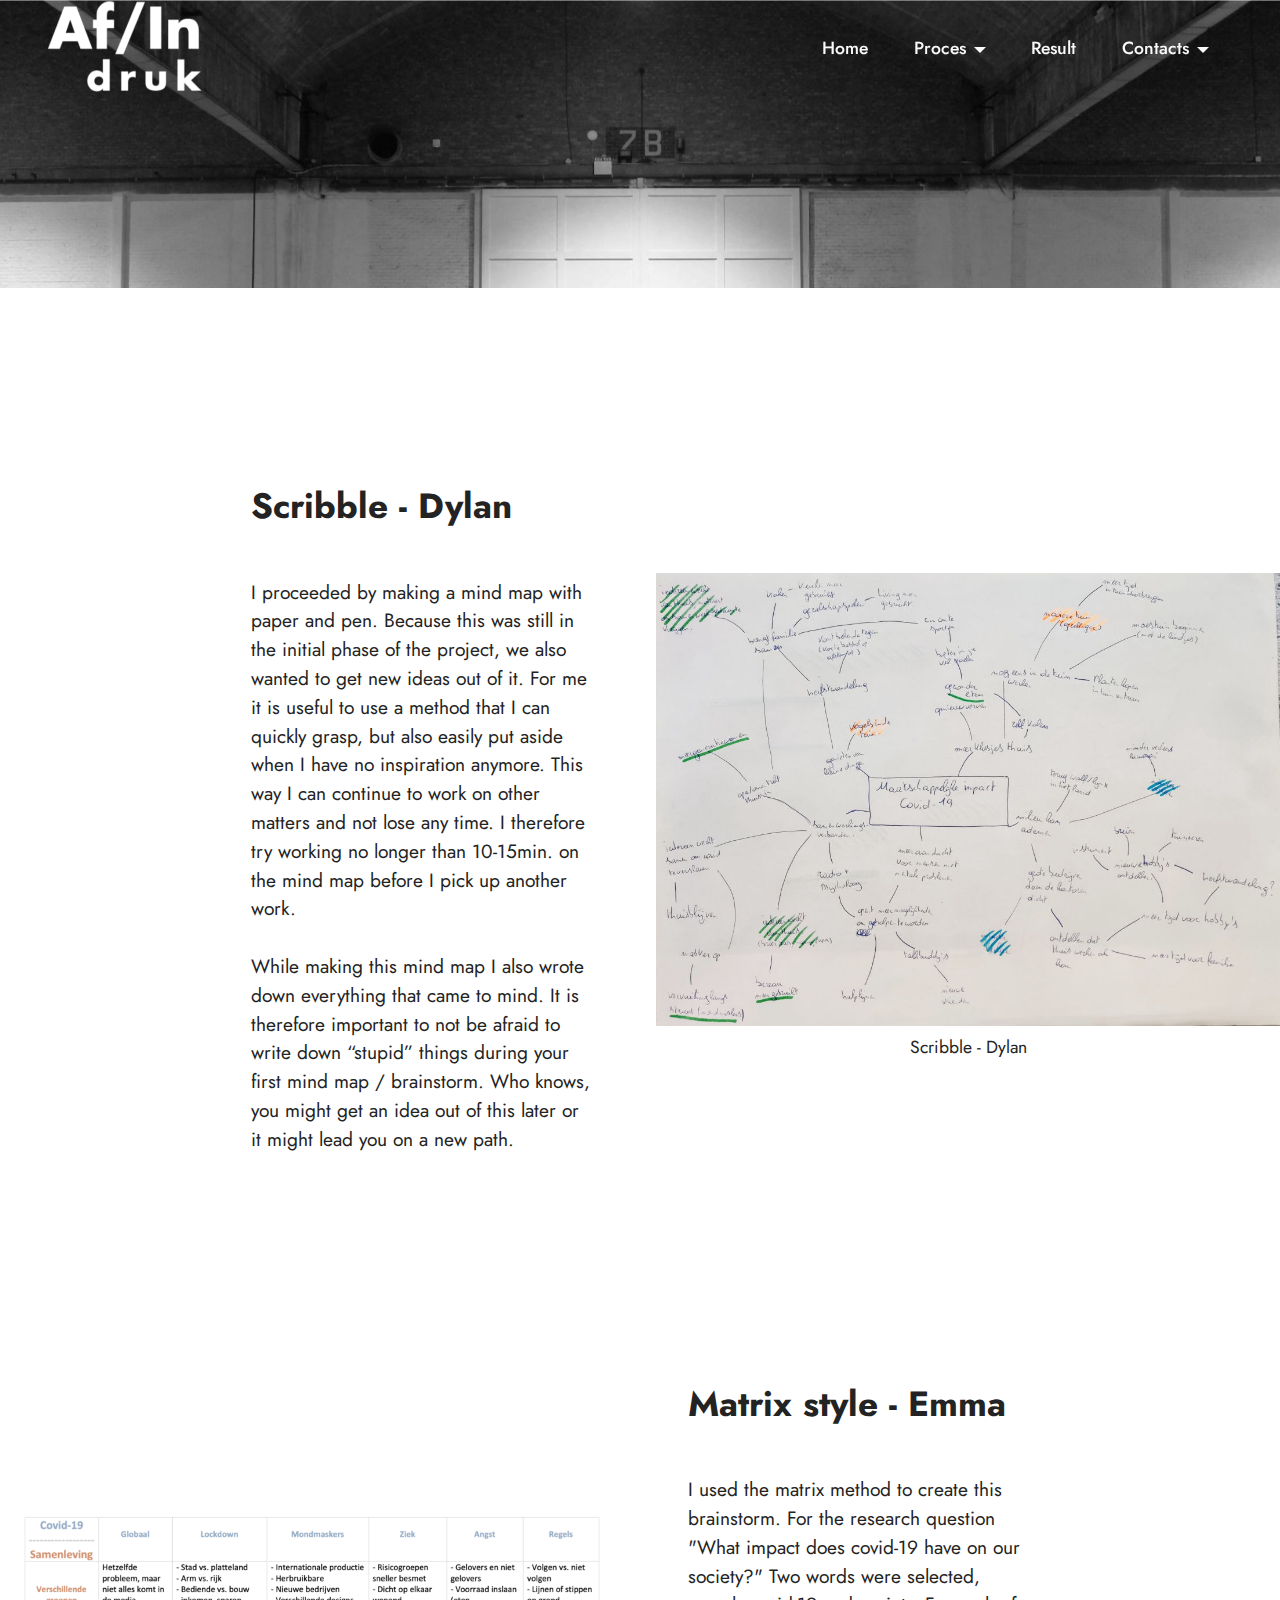
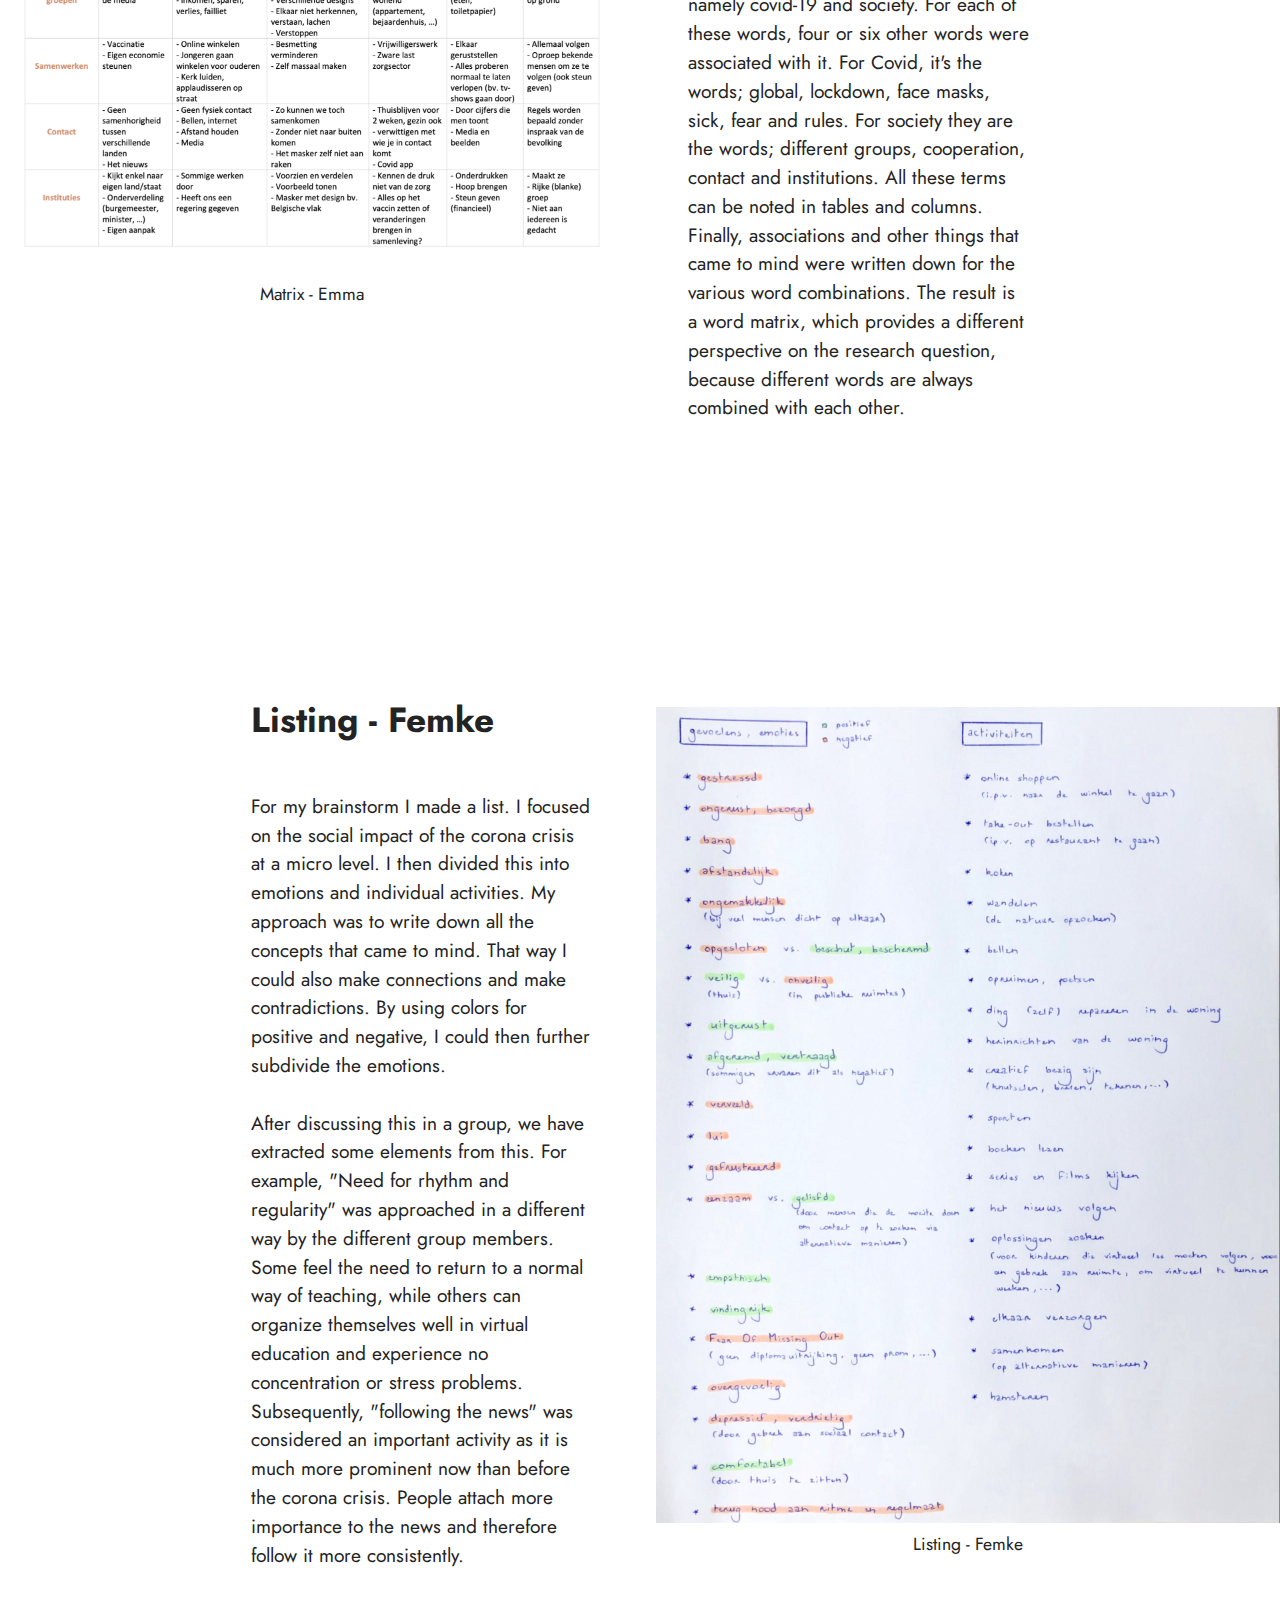
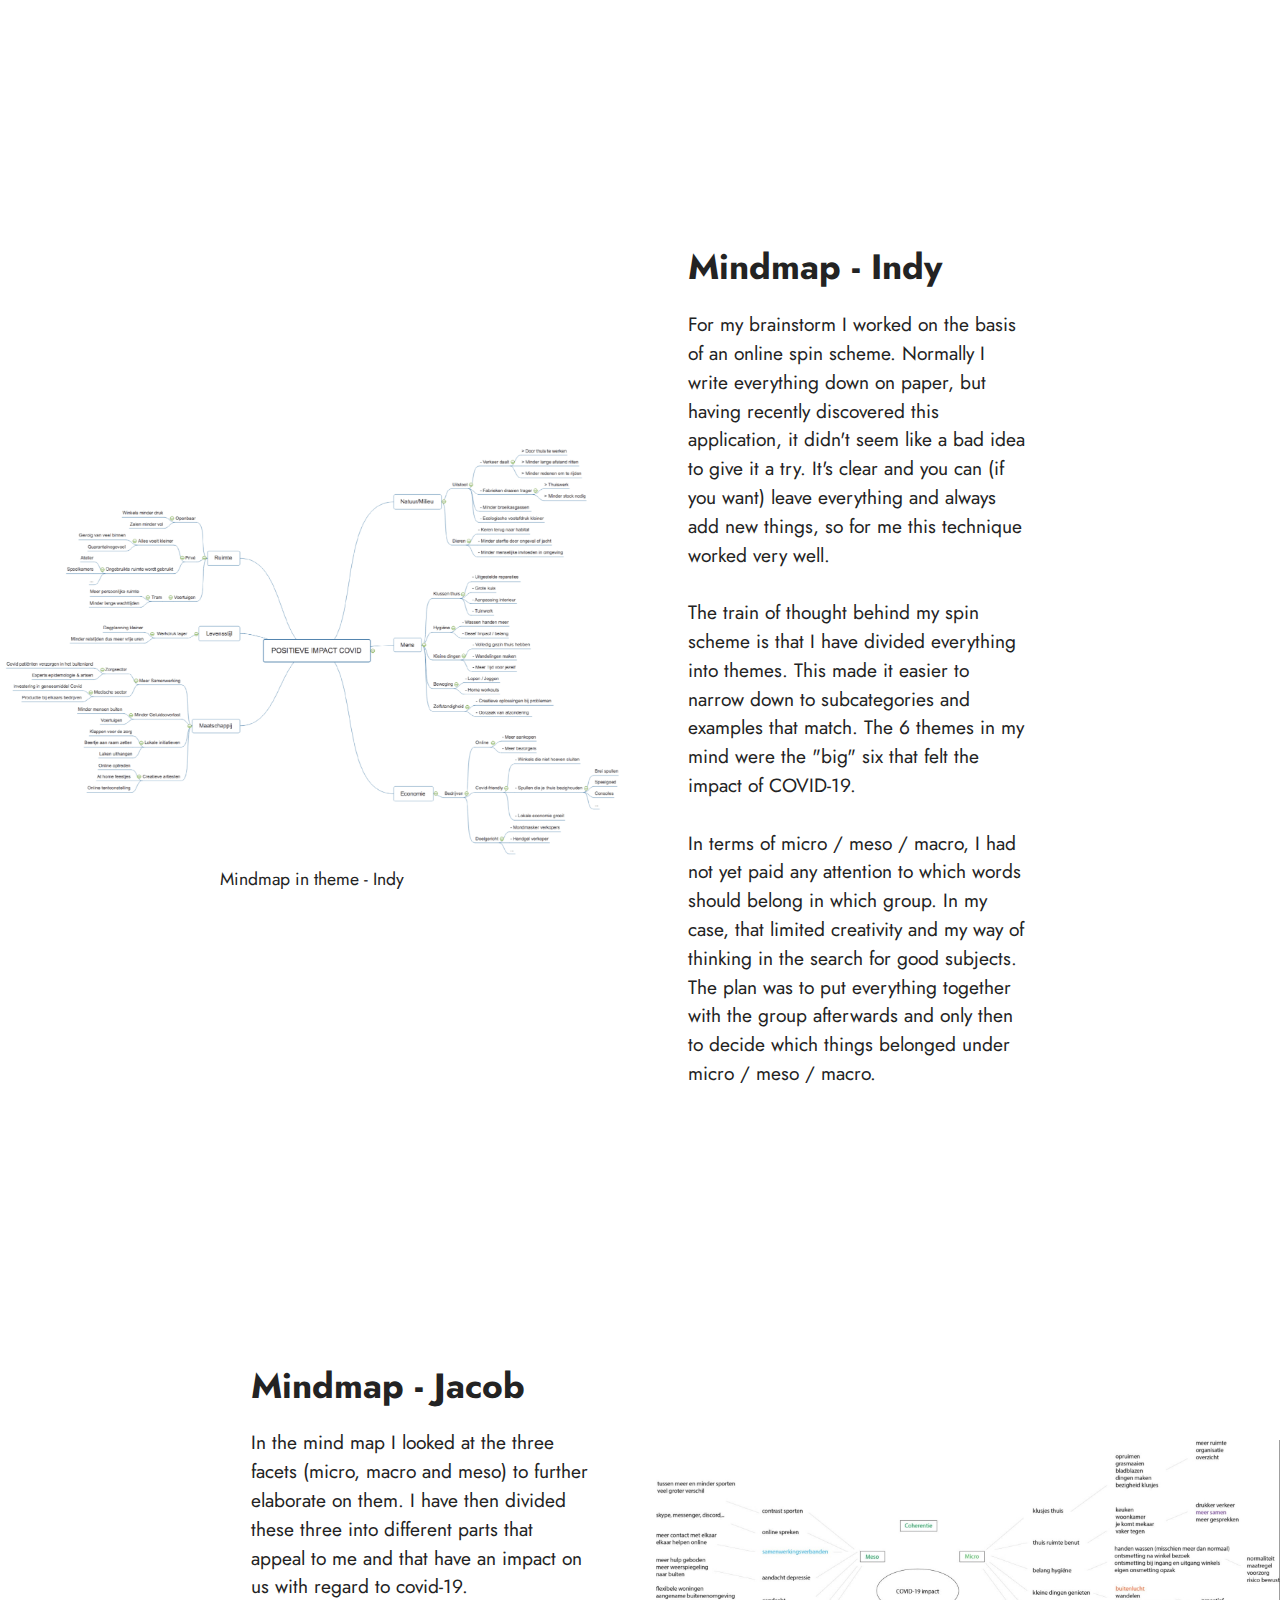
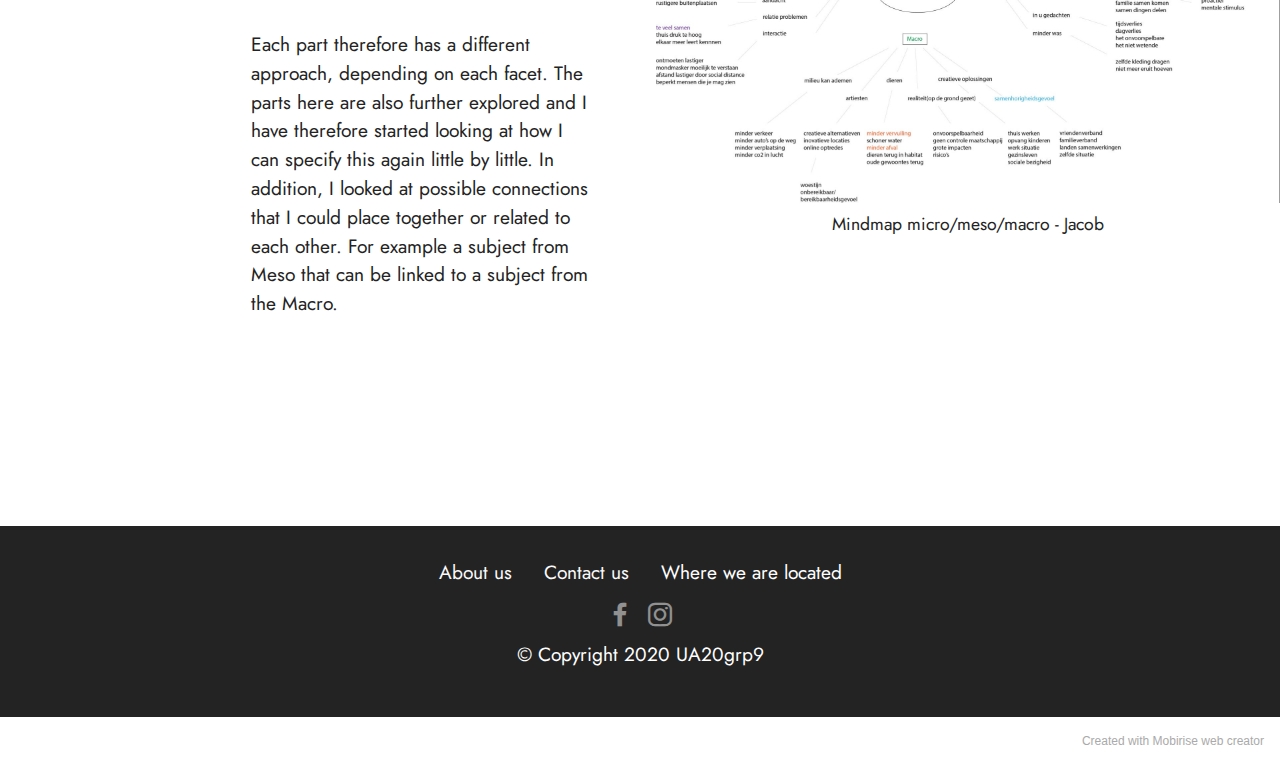
<file: page3.html>
<!DOCTYPE html>
<html  >
<head>
  <!-- Site made with Mobirise Website Builder v5.2.0, https://mobirise.com -->
  <meta charset="UTF-8">
  <meta http-equiv="X-UA-Compatible" content="IE=edge">
  <meta name="generator" content="Mobirise v5.2.0, mobirise.com">
  <meta name="viewport" content="width=device-width, initial-scale=1, minimum-scale=1">
  <link rel="shortcut icon" href="assets/images/middel-1-340x209.png" type="image/x-icon">
  <meta name="description" content="">
  
  
  <title>Brainstorms</title>
  <link rel="stylesheet" href="assets/web/assets/mobirise-icons2/mobirise2.css">
  <link rel="stylesheet" href="assets/tether/tether.min.css">
  <link rel="stylesheet" href="assets/bootstrap/css/bootstrap.min.css">
  <link rel="stylesheet" href="assets/bootstrap/css/bootstrap-grid.min.css">
  <link rel="stylesheet" href="assets/bootstrap/css/bootstrap-reboot.min.css">
  <link rel="stylesheet" href="assets/dropdown/css/style.css">
  <link rel="stylesheet" href="assets/socicon/css/styles.css">
  <link rel="stylesheet" href="assets/theme/css/style.css">
  <link rel="preload" as="style" href="assets/mobirise/css/mbr-additional.css"><link rel="stylesheet" href="assets/mobirise/css/mbr-additional.css" type="text/css">
  
  
  
  
</head>
<body>
  
  <section class="menu menu2 cid-shwLE6riYA" once="menu" id="menu2-1w">
    
    <nav class="navbar navbar-dropdown navbar-expand-lg">
        <div class="container-fluid">
            <div class="navbar-brand">
                <span class="navbar-logo">
                    <a href="index.html">
                        <img src="assets/images/middel-1-340x209.png" alt="Mobirise" style="height: 6rem;">
                    </a>
                </span>
                
            </div>
            <button class="navbar-toggler" type="button" data-toggle="collapse" data-target="#navbarSupportedContent" aria-controls="navbarNavAltMarkup" aria-expanded="false" aria-label="Toggle navigation">
                <div class="hamburger">
                    <span></span>
                    <span></span>
                    <span></span>
                    <span></span>
                </div>
            </button>
            <div class="collapse navbar-collapse" id="navbarSupportedContent">
                <ul class="navbar-nav nav-dropdown nav-right" data-app-modern-menu="true"><li class="nav-item"><a class="nav-link link text-white display-4" href="index.html" aria-expanded="false">Home</a></li><li class="nav-item dropdown"><a class="nav-link link dropdown-toggle text-white display-4" href="#" data-toggle="dropdown-submenu" aria-expanded="false">
                            Proces</a><div class="dropdown-menu"><a class="dropdown-item text-white text-primary display-4" href="page3.html">Brainstorm</a><a class="dropdown-item text-white text-primary display-4" href="page6.html">Inspiration</a><a class="dropdown-item text-white display-4" href="page7.html">First ideas</a><a class="dropdown-item text-white display-4" href="page8.html">Finalysing the idea<br></a></div></li>
                    <li class="nav-item"><a class="nav-link link text-white display-4" href="page1.html">Result</a></li>
                    <li class="nav-item dropdown"><a class="nav-link link dropdown-toggle text-white display-4" href="#" data-toggle="dropdown-submenu" aria-expanded="true">Contacts</a><div class="dropdown-menu"><a class="dropdown-item text-white display-4" href="index.html#team1-15">About us</a><a class="dropdown-item text-white display-4" href="index.html#contacts3-y" aria-expanded="false">Contact us</a><a class="dropdown-item text-white display-4" href="index.html#contacts3-y" aria-expanded="false">Where are we located</a><a class="dropdown-item text-white display-4" href="index.html#share3-z" aria-expanded="false">Follow our work</a></div>
                    </li></ul>
                
                
            </div>
        </div>
    </nav>
</section>

<section class="info3 cid-si6ZJkHrrn mbr-parallax-background" id="info3-2p">

    

    
    <div class="container-fluid">
        <div class="row justify-content-center">
            <div class="card col-12 col-lg-10">
                <div class="card-wrapper">
                    <div class="card-box align-center">
                        
                        
                        
                    </div>
                </div>
            </div>
        </div>
    </div>
</section>

<section class="image2 cid-shwRScICzW" id="image2-2b">
    

    

    <div>
        <div class="row align-items-center">
            <div class="col-12 col-lg-6">
                <div class="image-wrapper">
                    <img src="assets/images/skribble-dylan-1076x780.jpeg" alt="Mobirise">
                    <p class="mbr-description mbr-fonts-style mt-2 align-center display-4">
                        Scribble - Dylan</p>
                </div>
            </div>
            <div class="col-12 col-lg-4">
                <div class="text-wrapper">
                    <h3 class="mbr-section-title mbr-fonts-style mb-3 display-5">
                        <strong>Scribble - Dylan</strong></h3>
                    <p class="mbr-text mbr-fonts-style display-7"><br>I proceeded by making a mind map with paper and pen. Because this was still in the initial phase of the project, we also wanted to get new ideas out of it. For me it is useful to use a method that I can quickly grasp, but also easily put aside when I have no inspiration anymore. This way I can continue to work on other matters and not lose any time. I therefore try working no longer than 10-15min. on the mind map before I pick up another work.
<br>
<br>While making this mind map I also wrote down everything that came to mind. It is therefore important to not be afraid to write down “stupid” things during your first mind map / brainstorm. Who knows, you might get an idea out of this later or it might lead you on a new path.</p>
                </div>
            </div>
        </div>
    </div>
</section>

<section class="image1 cid-siv9pbXxk0" id="image1-3s">
    

    

    <div>
        <div class="row align-items-center">
            <div class="col-12 col-lg-6">
                <div class="image-wrapper">
                    <img src="assets/images/emma-contextb-afbeelding-1871x1321.png" alt="Mobirise">
                    <p class="mbr-description mbr-fonts-style pt-2 align-center display-4">
                    Matrix - Emma</p>
                </div>
            </div>
            <div class="col-12 col-lg-4">
                <div class="text-wrapper">
                    <h3 class="mbr-section-title mbr-fonts-style mb-3 display-5">
                        <strong>Matrix style - Emma</strong></h3>
                    <p class="mbr-text mbr-fonts-style display-7"><br>I used the matrix method to create this brainstorm. For the research question "What impact does covid-19 have on our society?" Two words were selected, namely covid-19 and society. For each of these words, four or six other words were associated with it. For Covid, it's the words; global, lockdown, face masks, sick, fear and rules. For society they are the words; different groups, cooperation, contact and institutions. All these terms can be noted in tables and columns. Finally, associations and other things that came to mind were written down for the various word combinations. The result is a word matrix, which provides a different perspective on the research question, because different words are always combined with each other.</p>
                </div>
            </div>
        </div>
    </div>
</section>

<section class="image2 cid-sivabsg5Xg" id="image2-3t">
    

    

    <div>
        <div class="row align-items-center">
            <div class="col-12 col-lg-6">
                <div class="image-wrapper">
                    <img src="assets/images/brainstorm-oplijsting-1871x2695.jpeg" alt="Mobirise">
                    <p class="mbr-description mbr-fonts-style mt-2 align-center display-4">
                        Listing - Femke</p>
                </div>
            </div>
            <div class="col-12 col-lg-4">
                <div class="text-wrapper">
                    <h3 class="mbr-section-title mbr-fonts-style mb-3 display-5">
                        <strong>Listing - Femke</strong></h3>
                    <p class="mbr-text mbr-fonts-style display-7"><br>For my brainstorm I made a list. I focused on the social impact of the corona crisis at a micro level. I then divided this into emotions and individual activities. My approach was to write down all the concepts that came to mind. That way I could also make connections and make contradictions. By using colors for positive and negative, I could then further subdivide the emotions.
<br>
<br>After discussing this in a group, we have extracted some elements from this. For example, "Need for rhythm and regularity" was approached in a different way by the different group members. Some feel the need to return to a normal way of teaching, while others can organize themselves well in virtual education and experience no concentration or stress problems. Subsequently, "following the news" was considered an important activity as it is much more prominent now than before the corona crisis. People attach more importance to the news and therefore follow it more consistently.</p>
                </div>
            </div>
        </div>
    </div>
</section>

<section class="image1 cid-sivaPJsQiq" id="image1-3u">
    

    

    <div>
        <div class="row align-items-center">
            <div class="col-12 col-lg-6">
                <div class="image-wrapper">
                    <img src="assets/images/mindmap-in-theme-1871x1322.png" alt="Mobirise">
                    <p class="mbr-description mbr-fonts-style pt-2 align-center display-4">
                    Mindmap in theme - Indy</p>
                </div>
            </div>
            <div class="col-12 col-lg-4">
                <div class="text-wrapper">
                    <h3 class="mbr-section-title mbr-fonts-style mb-3 display-5">
                        <strong>Mindmap - Indy</strong></h3>
                    <p class="mbr-text mbr-fonts-style display-7">For my brainstorm I worked on the basis of an online spin scheme. Normally I write everything down on paper, but having recently discovered this application, it didn't seem like a bad idea to give it a try. It's clear and you can (if you want) leave everything and always add new things, so for me this technique worked very well.
<br>
<br>The train of thought behind my spin scheme is that I have divided everything into themes. This made it easier to narrow down to subcategories and examples that match. The 6 themes in my mind were the "big" six that felt the impact of COVID-19.
<br>
<br>In terms of micro / meso / macro, I had not yet paid any attention to which words should belong in which group. In my case, that limited creativity and my way of thinking in the search for good subjects. The plan was to put everything together with the group afterwards and only then to decide which things belonged under micro / meso / macro.</p>
                </div>
            </div>
        </div>
    </div>
</section>

<section class="image2 cid-sivczWb8vM" id="image2-3v">
    

    

    <div>
        <div class="row align-items-center">
            <div class="col-12 col-lg-6">
                <div class="image-wrapper">
                    <img src="assets/images/mindmap-micro-meso-macro-1871x1087.jpeg" alt="Mobirise">
                    <p class="mbr-description mbr-fonts-style mt-2 align-center display-4">
                        Mindmap micro/meso/macro - Jacob</p>
                </div>
            </div>
            <div class="col-12 col-lg-4">
                <div class="text-wrapper">
                    <h3 class="mbr-section-title mbr-fonts-style mb-3 display-5">
                        <strong>Mindmap - Jacob</strong></h3>
                    <p class="mbr-text mbr-fonts-style display-7">In the mind map I looked at the three facets (micro, macro and meso) to further elaborate on them. I have then divided these three into different parts that appeal to me and that have an impact on us with regard to covid-19.
<br>
<br>Each part therefore has a different approach, depending on each facet. The parts here
are also further explored and I have therefore started looking at how I can specify this again little by little. In addition, I looked at possible connections that I could place together or related to each other. For example a subject from Meso that can be linked to a subject from the Macro.</p>
                </div>
            </div>
        </div>
    </div>
</section>

<section class="footer3 cid-sh4cC7wdd4" once="footers" id="footer3-10">

    

    

    <div class="container">
        <div class="media-container-row align-center mbr-white">
            <div class="row row-links">
                <ul class="foot-menu">
                    
                    
                    
                    
                    
                <li class="foot-menu-item mbr-fonts-style display-7"><a href="index.html#team1-15" class="text-white">About us</a></li><li class="foot-menu-item mbr-fonts-style display-7"><a href="index.html#contacts3-y" class="text-white">Contact us</a></li><li class="foot-menu-item mbr-fonts-style display-7">Where we are located</li></ul>
            </div>
            <div class="row social-row">
                <div class="social-list align-right pb-2">
                    
                    
                    
                    
                    
                    
                <div class="soc-item">
                        <a href="https://www.facebook.com/Afdruk.indruk" target="_blank">
                            <span class="mbr-iconfont mbr-iconfont-social socicon-facebook socicon"></span>
                        </a>
                    </div><div class="soc-item">
                        <a href="https://www.instagram.com/afdruk_indruk/" target="_blank">
                            <span class="mbr-iconfont mbr-iconfont-social socicon-instagram socicon"></span>
                        </a>
                    </div></div>
            </div>
            <div class="row row-copirayt">
                <p class="mbr-text mb-0 mbr-fonts-style mbr-white align-center display-7">&nbsp;© Copyright 2020 UA20grp9&nbsp;</p>
            </div>
        </div>
    </div>
</section><section style="background-color: #fff; font-family: -apple-system, BlinkMacSystemFont, 'Segoe UI', 'Roboto', 'Helvetica Neue', Arial, sans-serif; color:#aaa; font-size:12px; padding: 0; align-items: center; display: flex;"><a href="https://mobirise.site/c" style="flex: 1 1; height: 3rem; padding-left: 1rem;"></a><p style="flex: 0 0 auto; margin:0; padding-right:1rem;">Created with Mobirise <a href="https://mobirise.site/j" style="color:#aaa;">web</a> creator</p></section><script src="assets/web/assets/jquery/jquery.min.js"></script>  <script src="assets/popper/popper.min.js"></script>  <script src="assets/tether/tether.min.js"></script>  <script src="assets/bootstrap/js/bootstrap.min.js"></script>  <script src="assets/smoothscroll/smooth-scroll.js"></script>  <script src="assets/parallax/jarallax.min.js"></script>  <script src="assets/dropdown/js/nav-dropdown.js"></script>  <script src="assets/dropdown/js/navbar-dropdown.js"></script>  <script src="assets/touchswipe/jquery.touch-swipe.min.js"></script>  <script src="assets/theme/js/script.js"></script>  
  
  
</body>
</html>
</file>
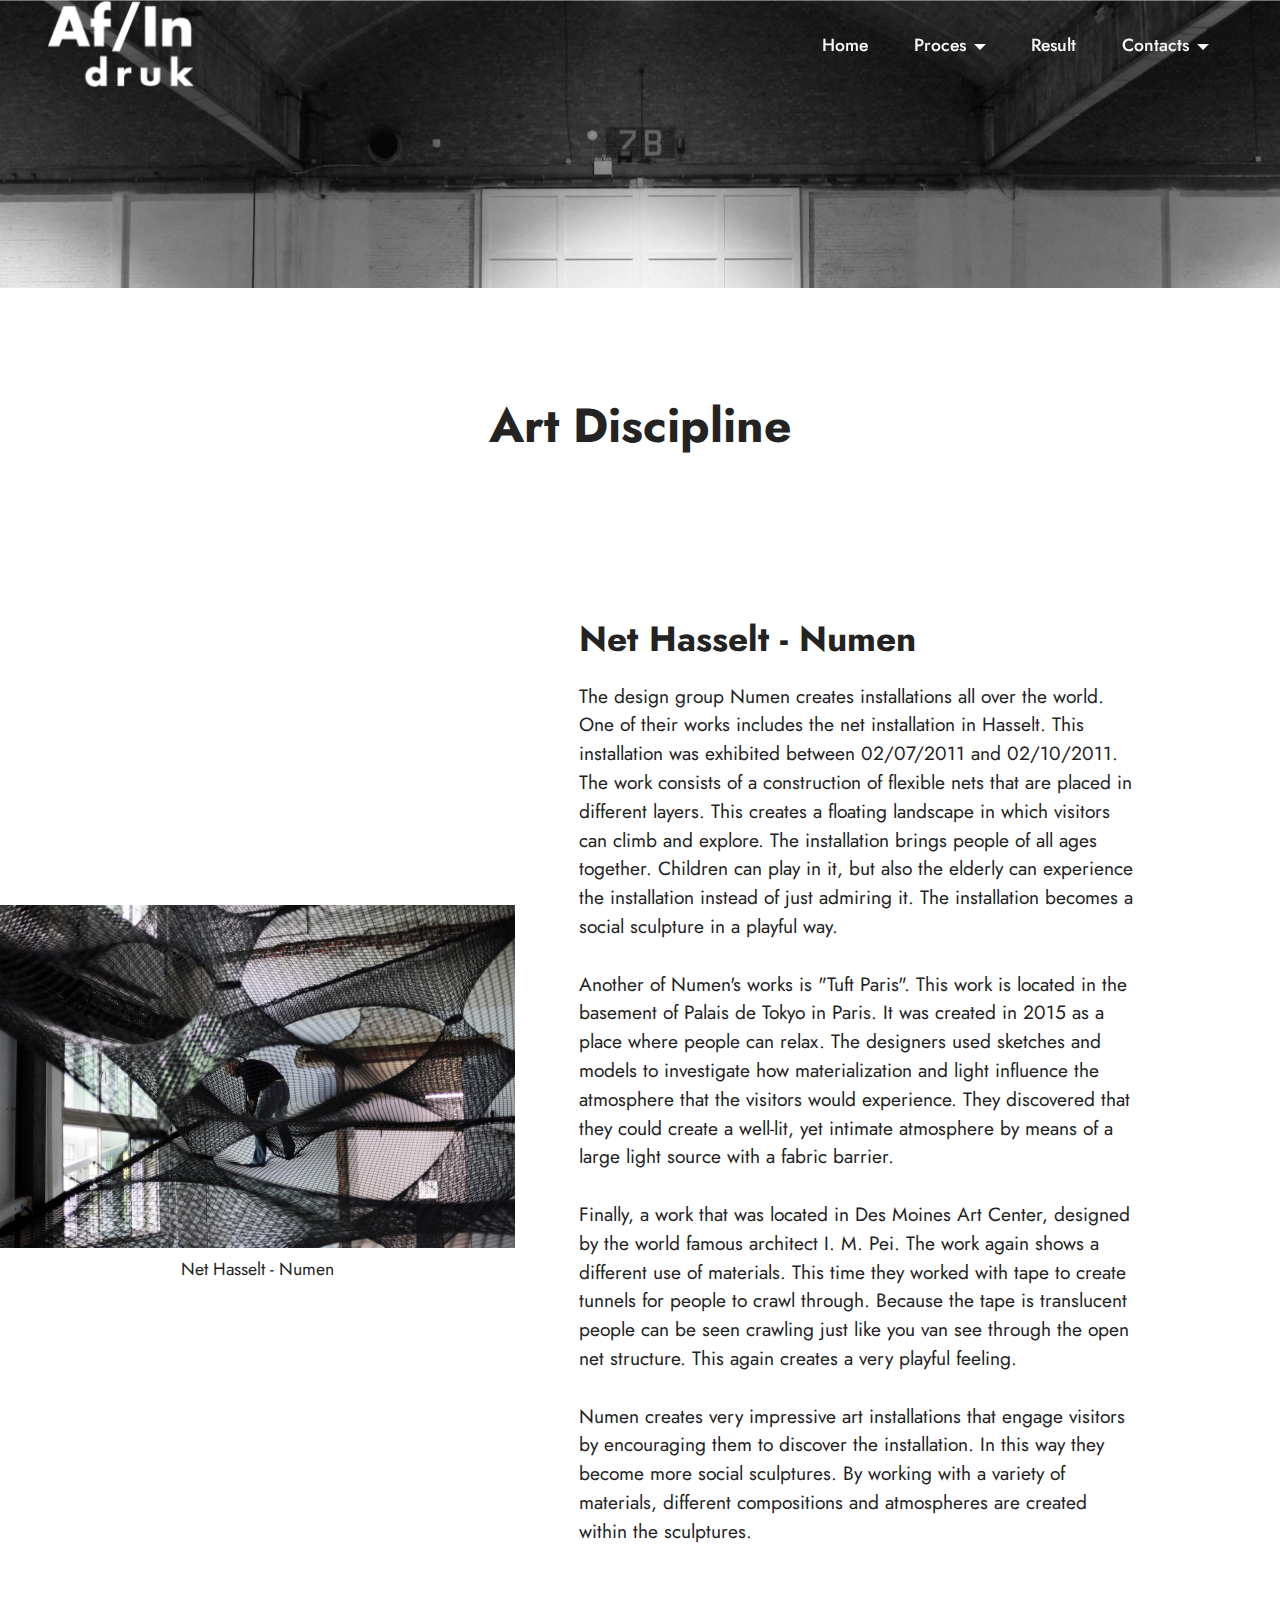
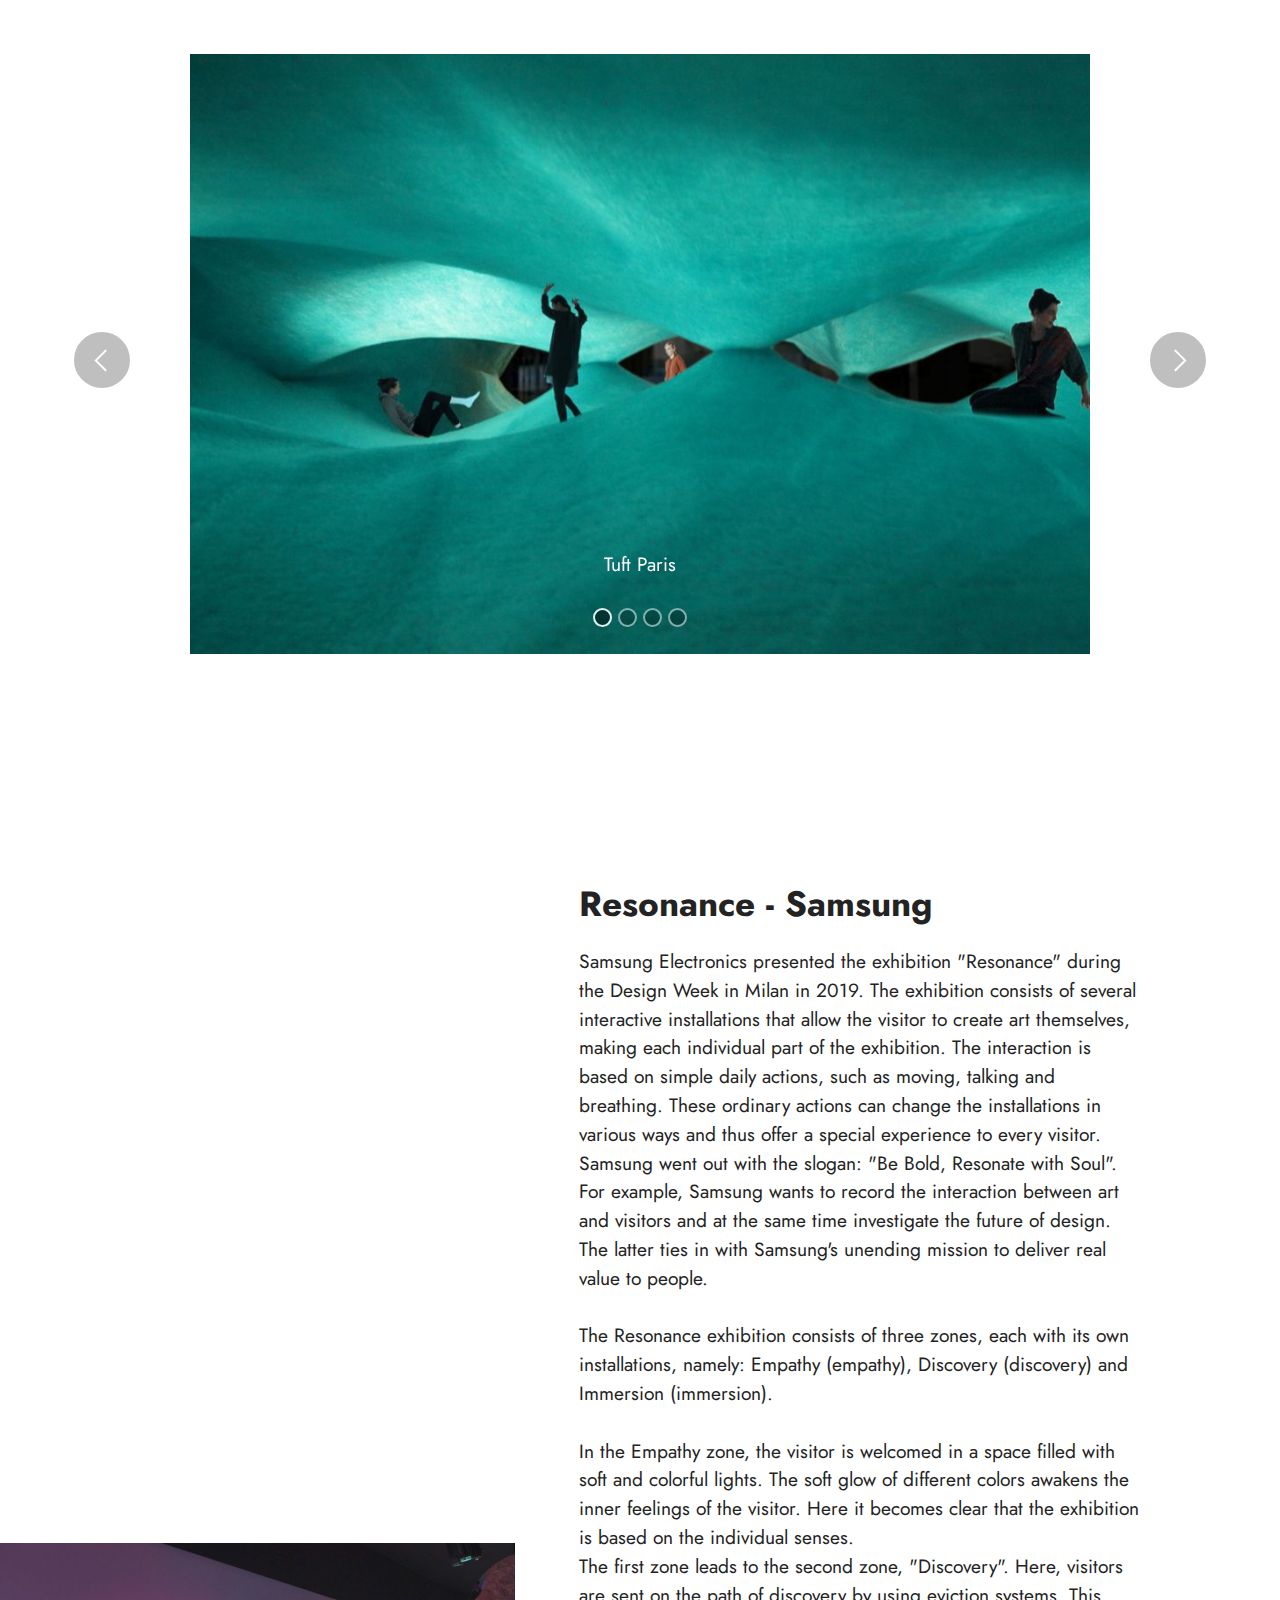
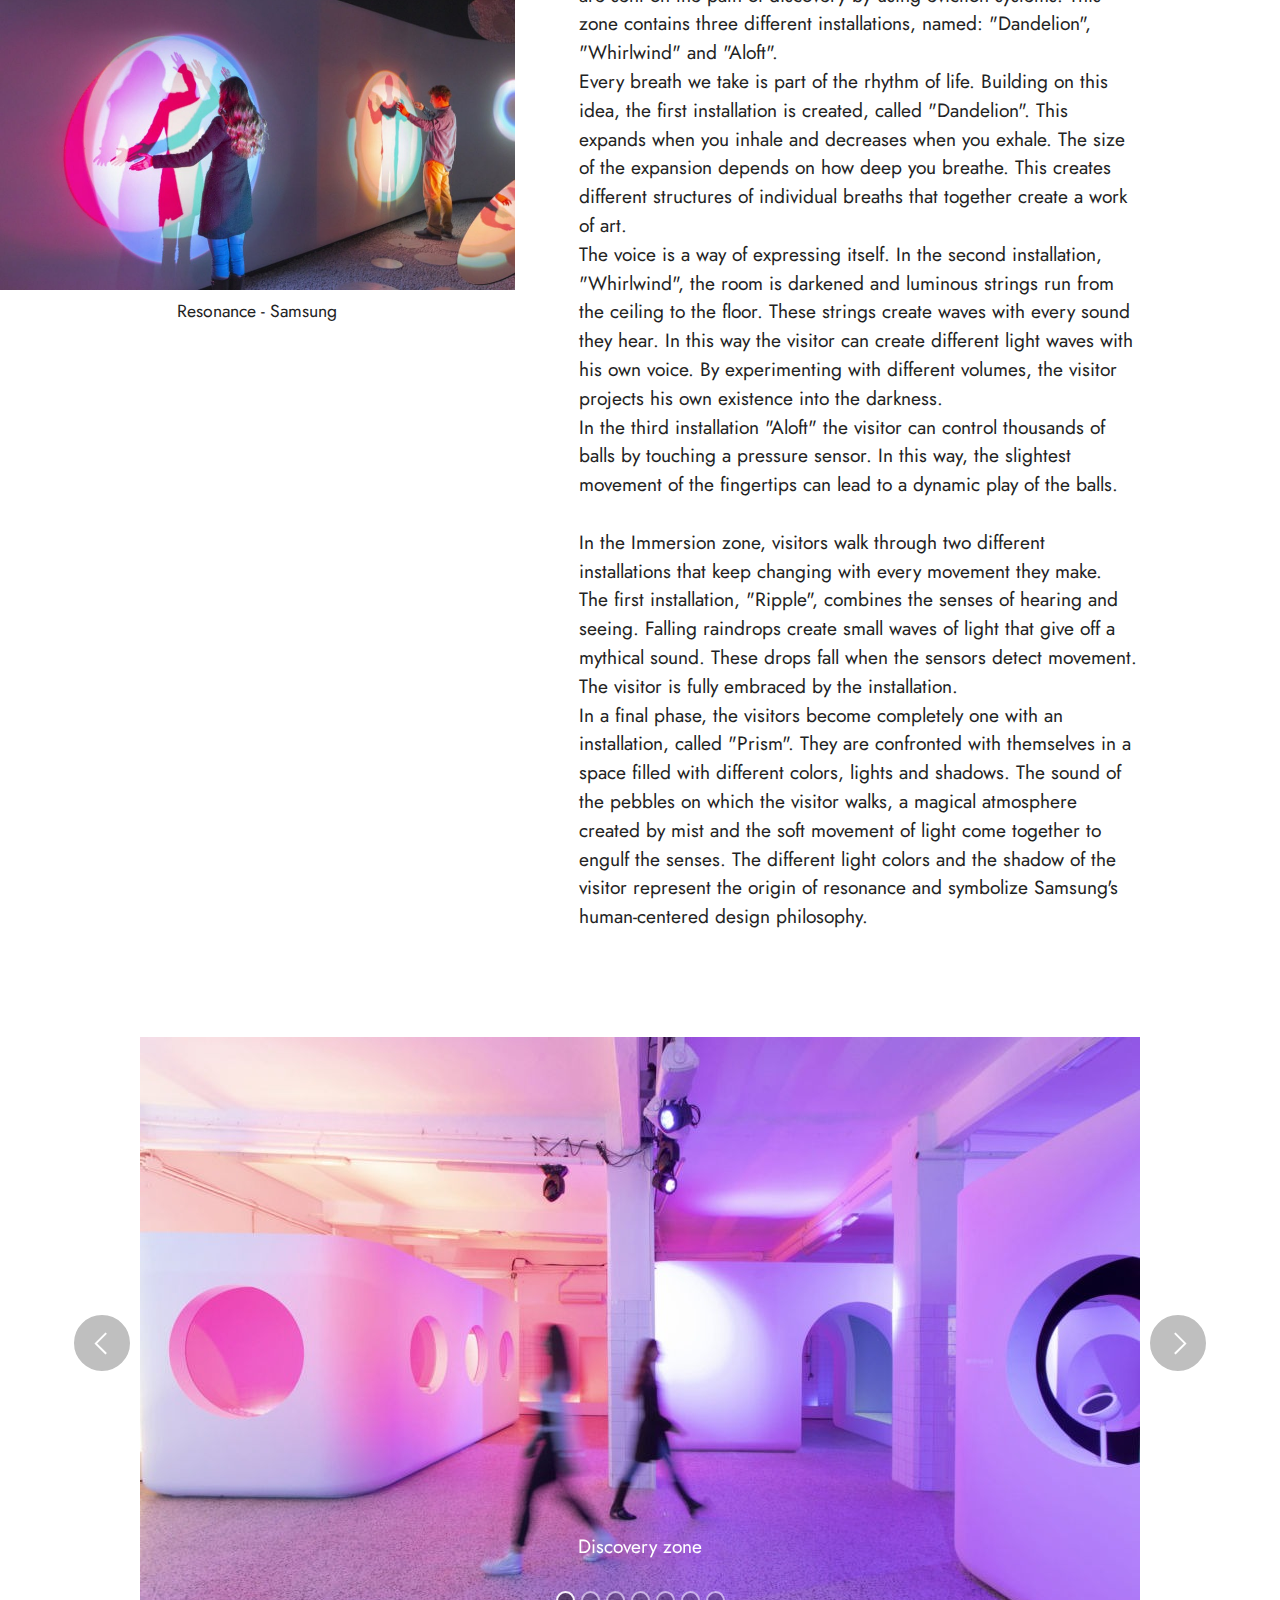
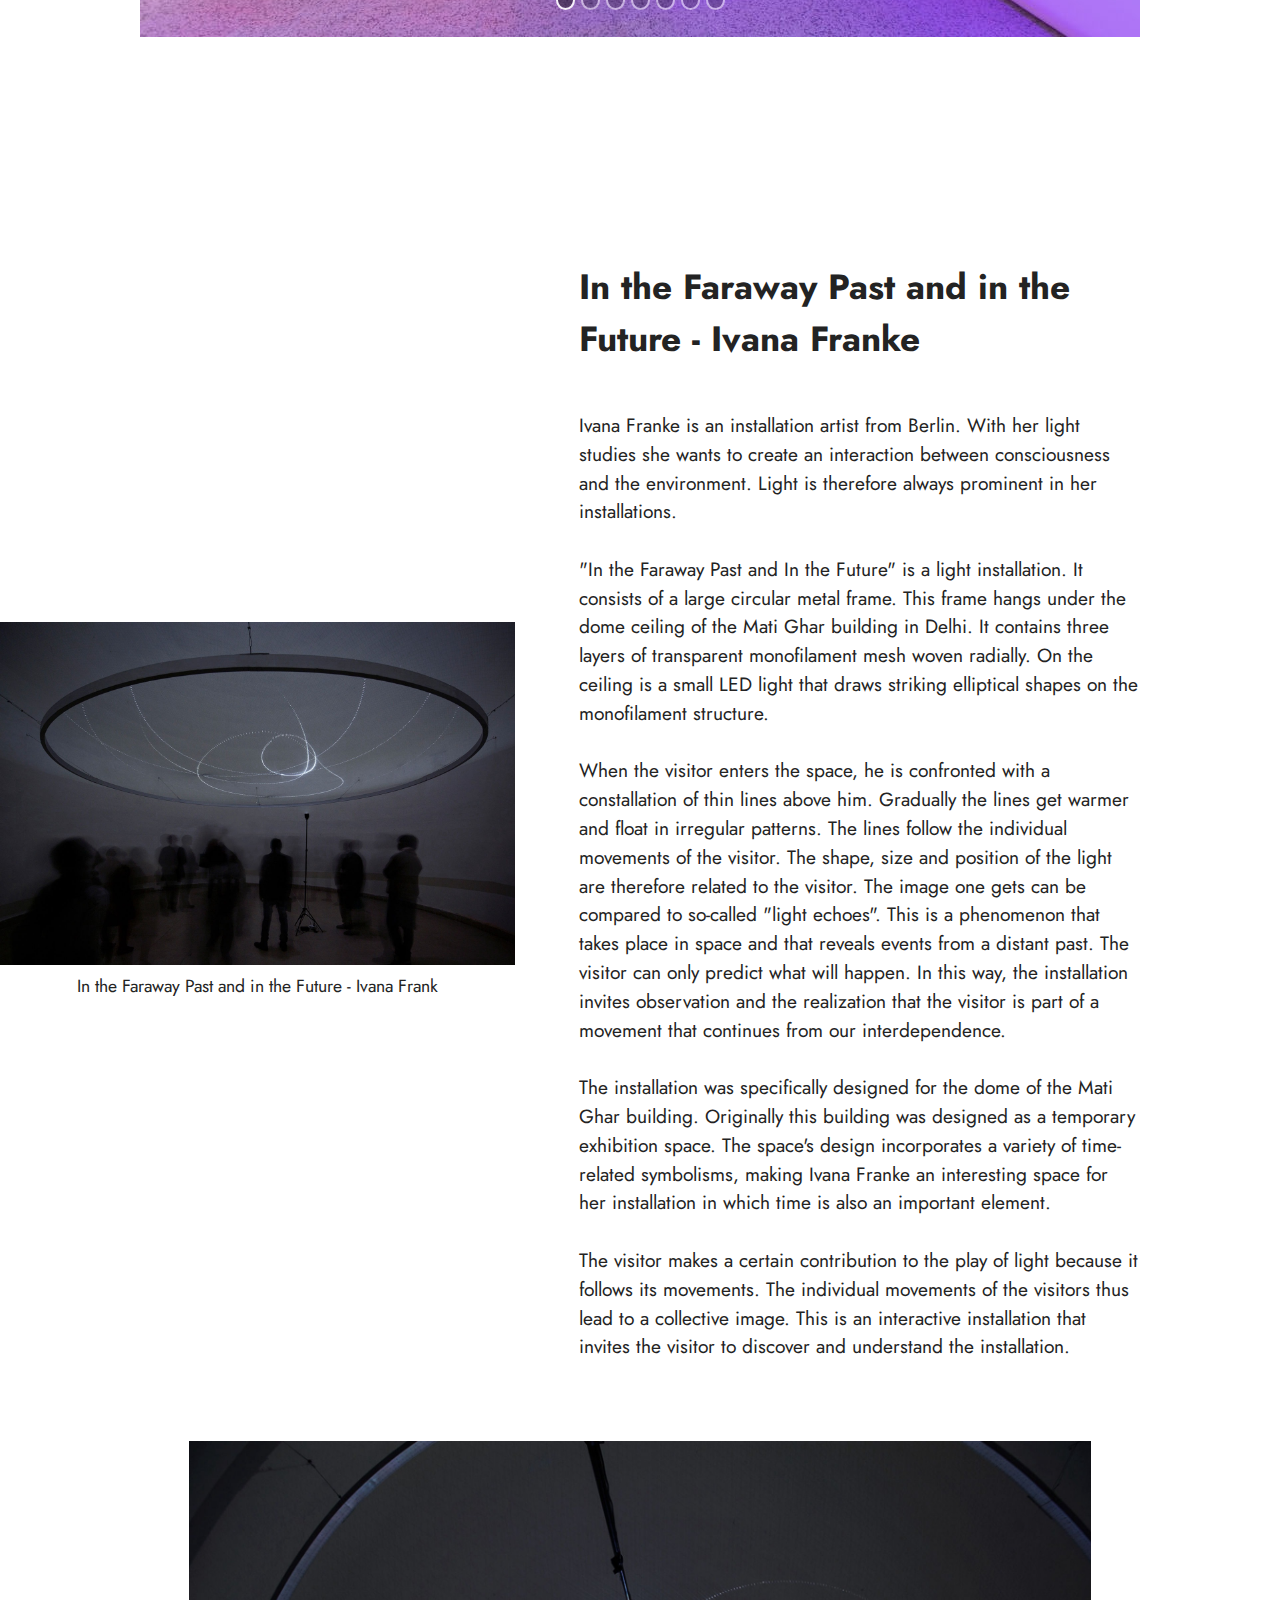
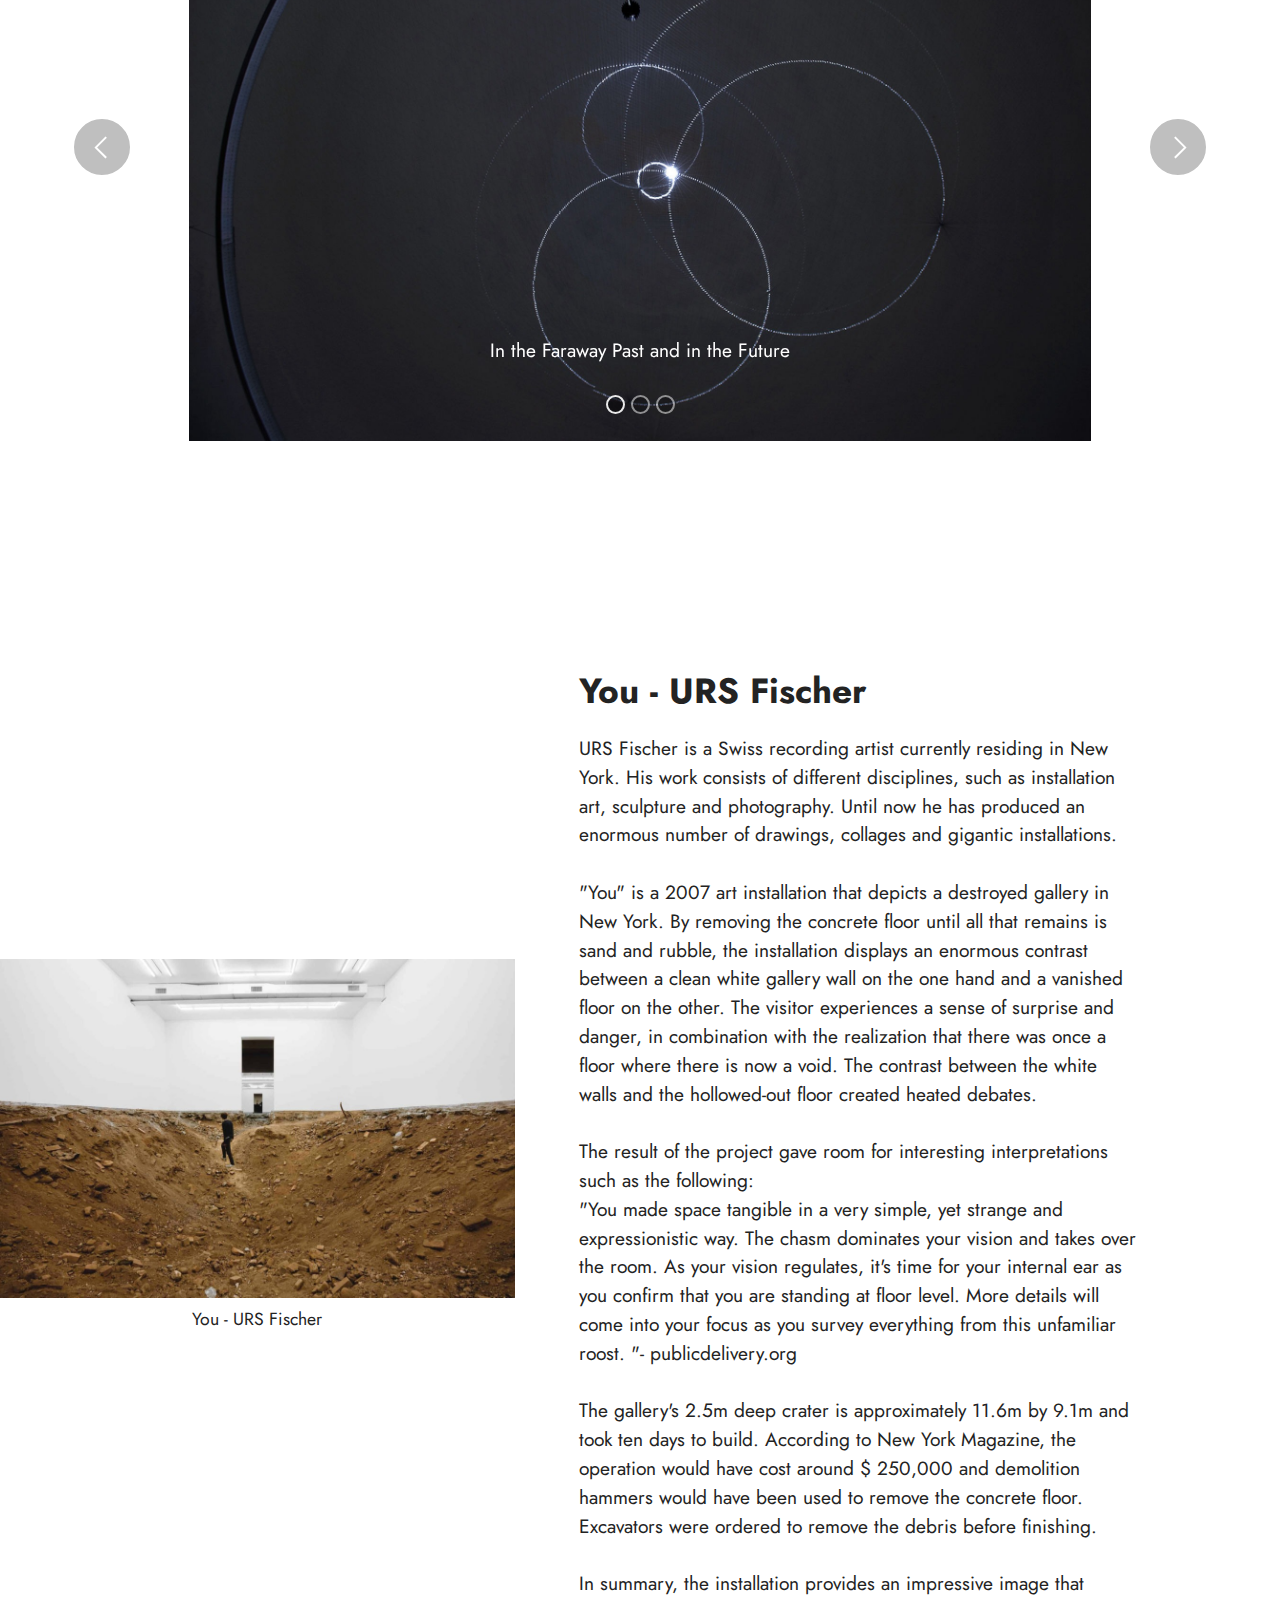
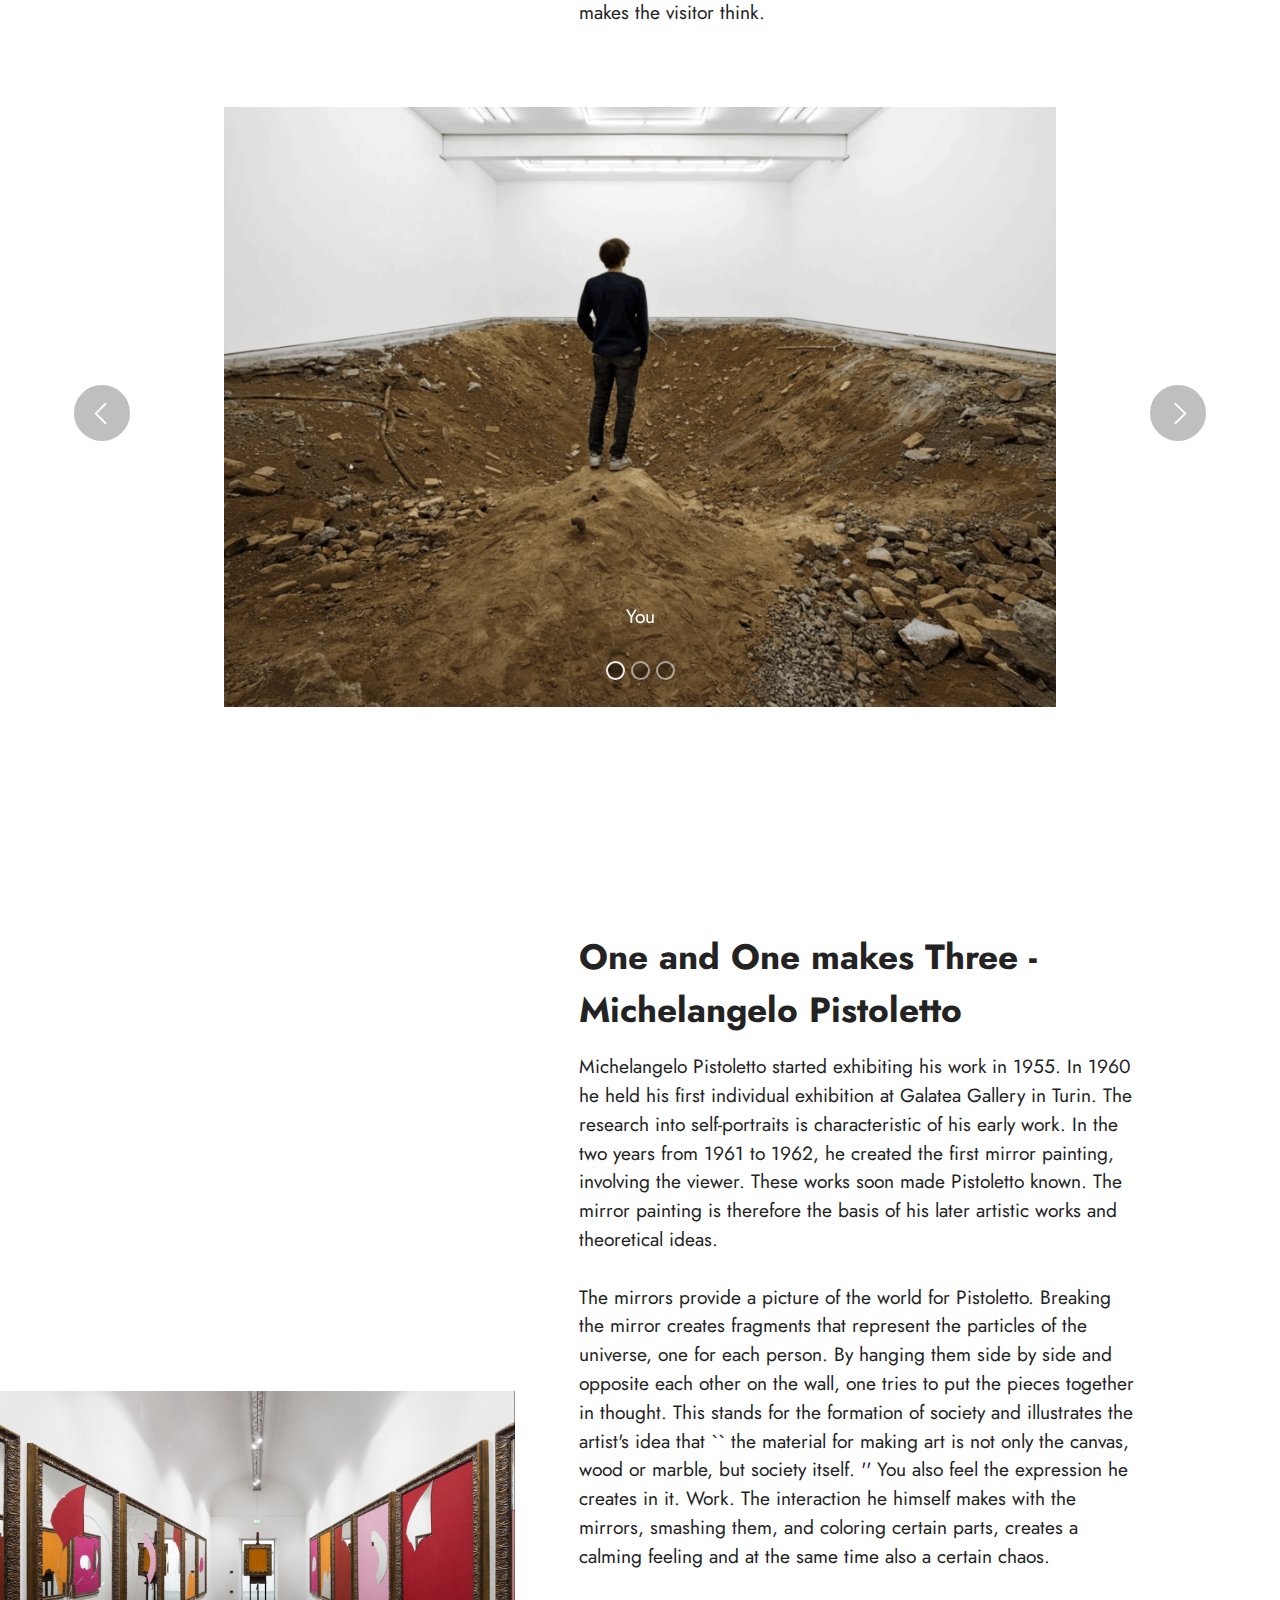
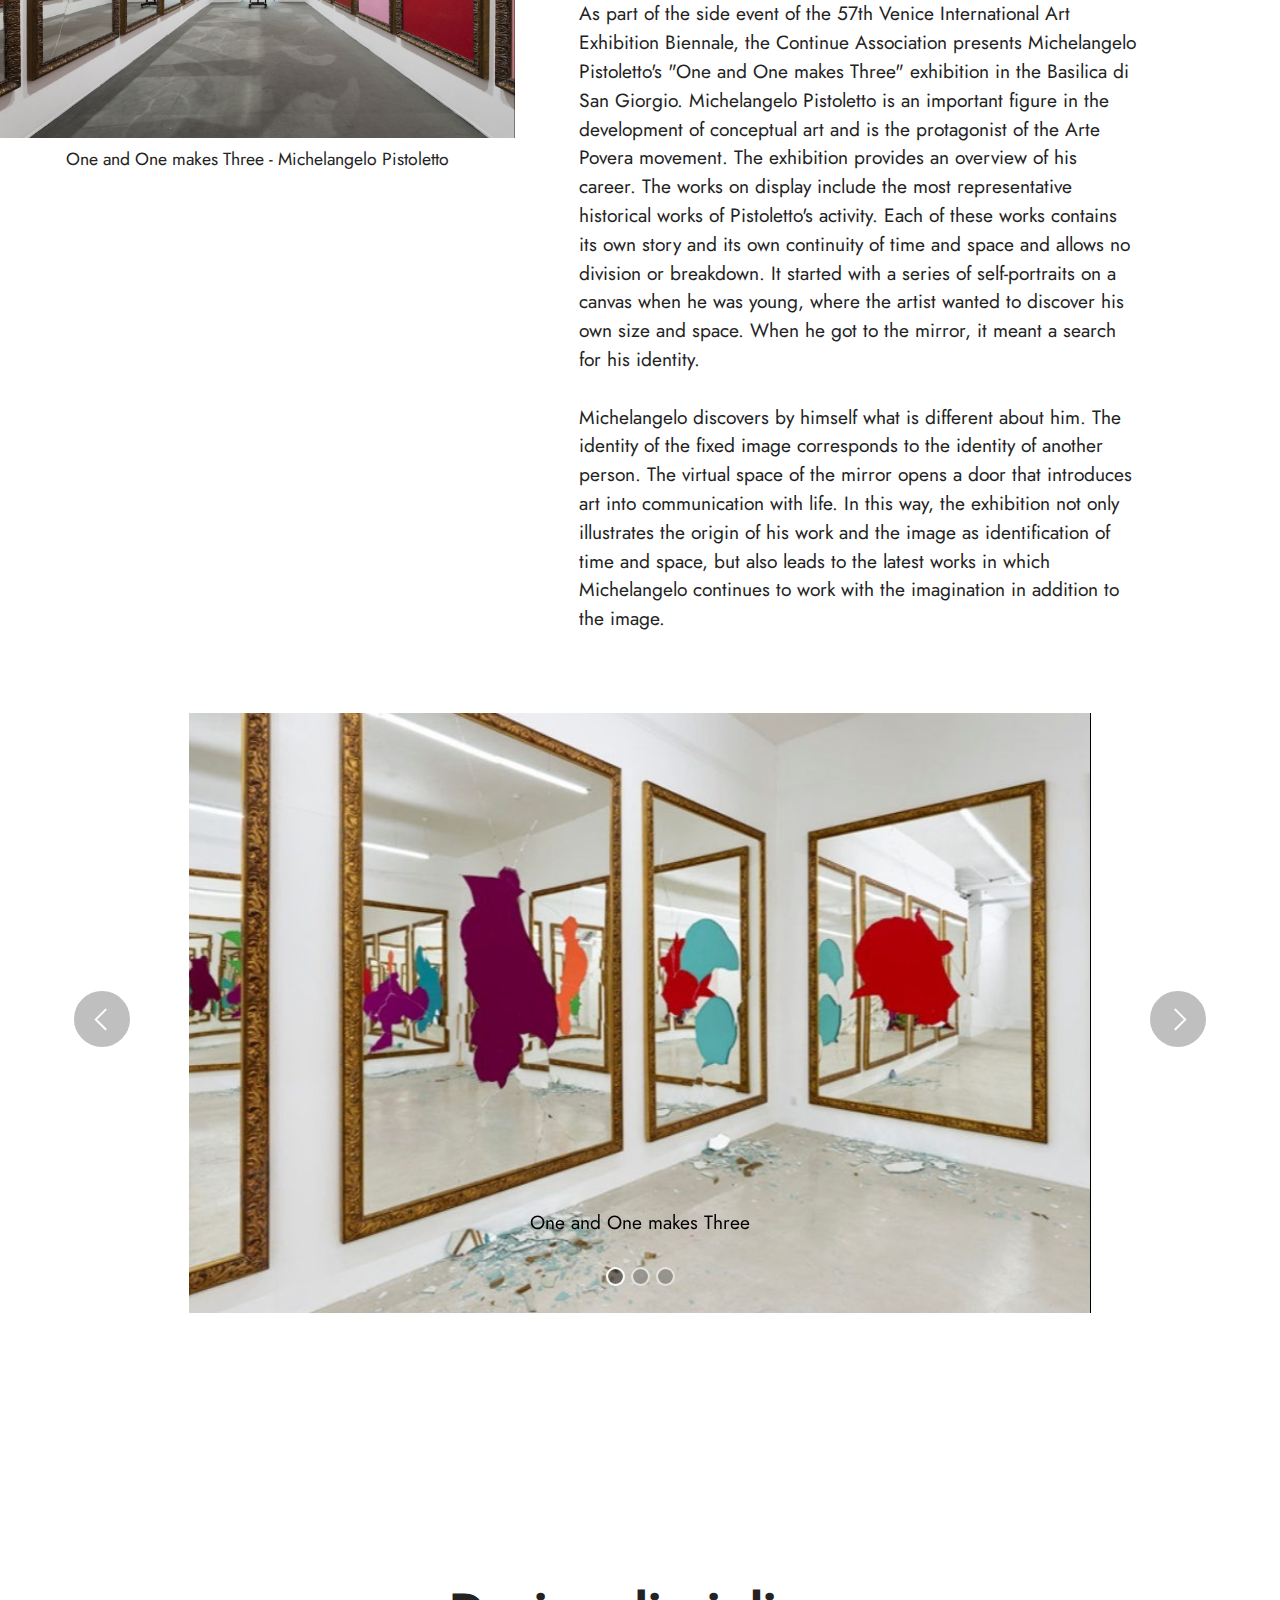
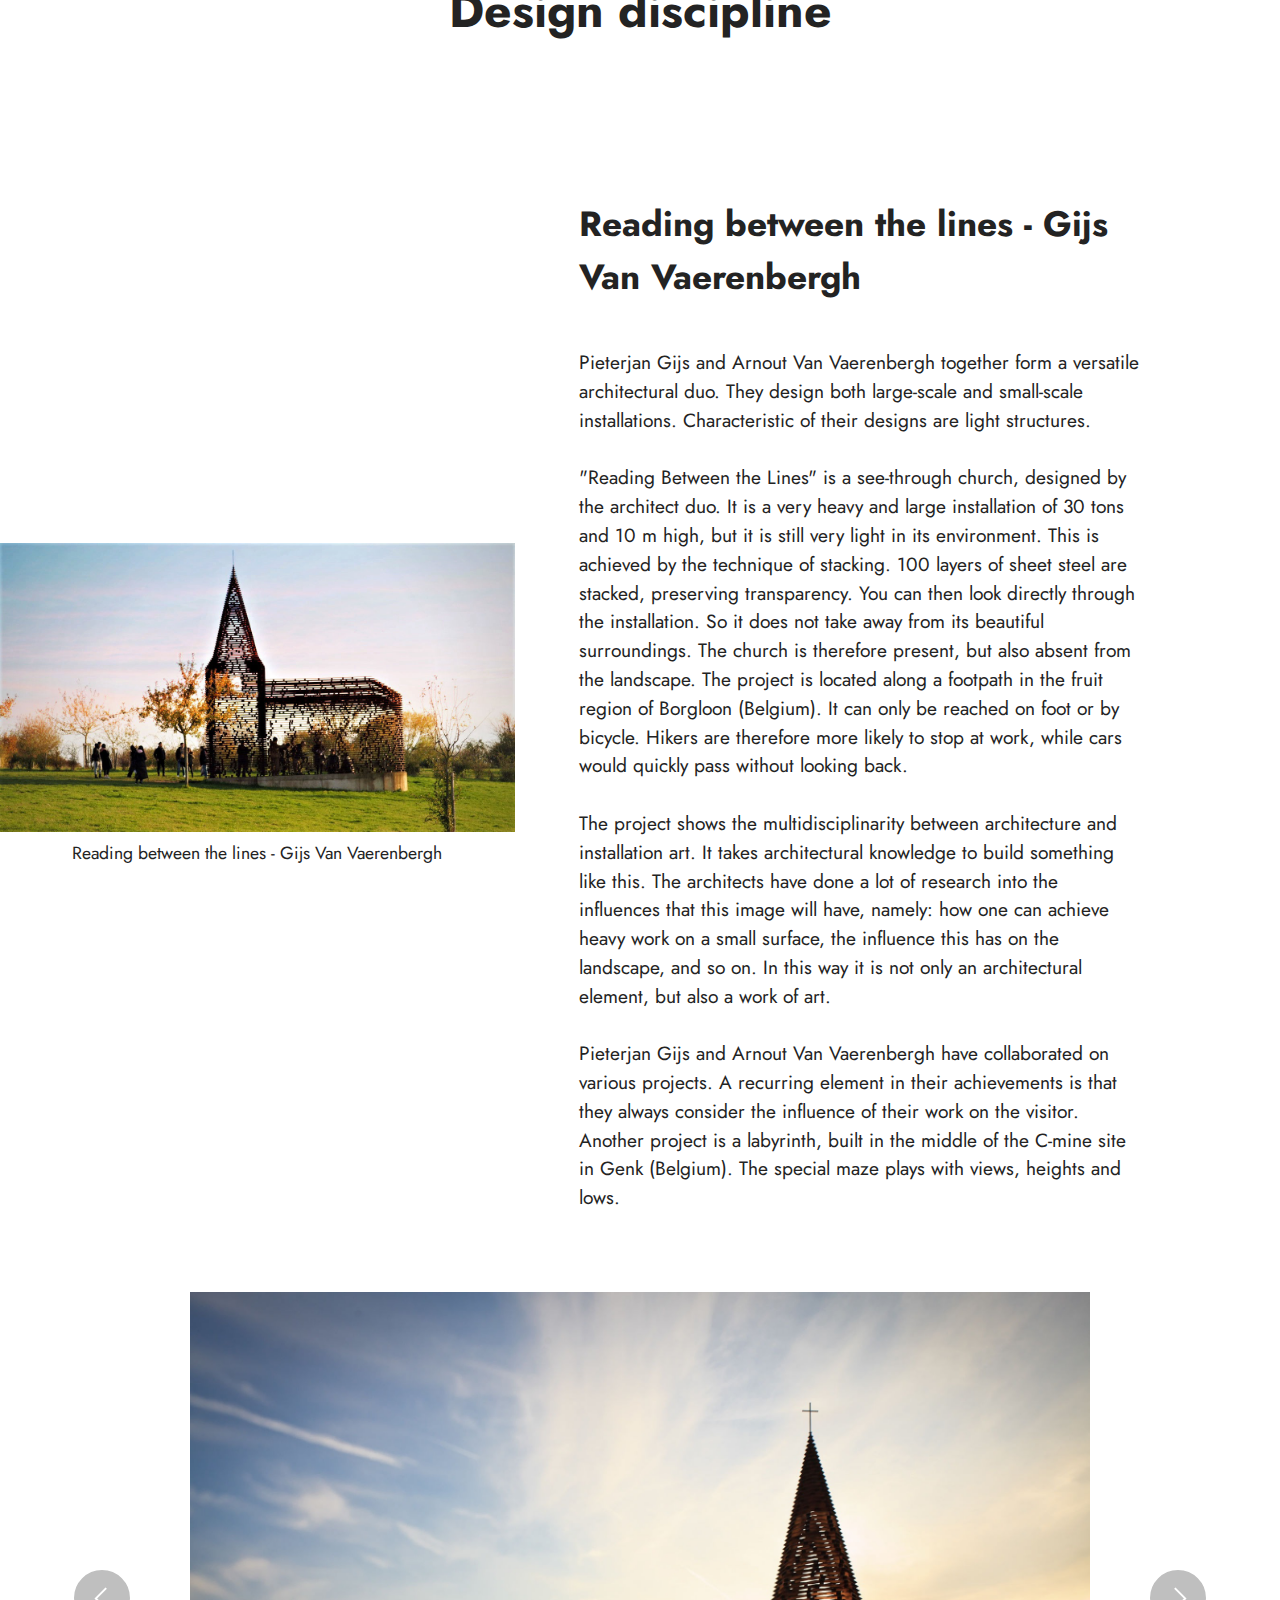
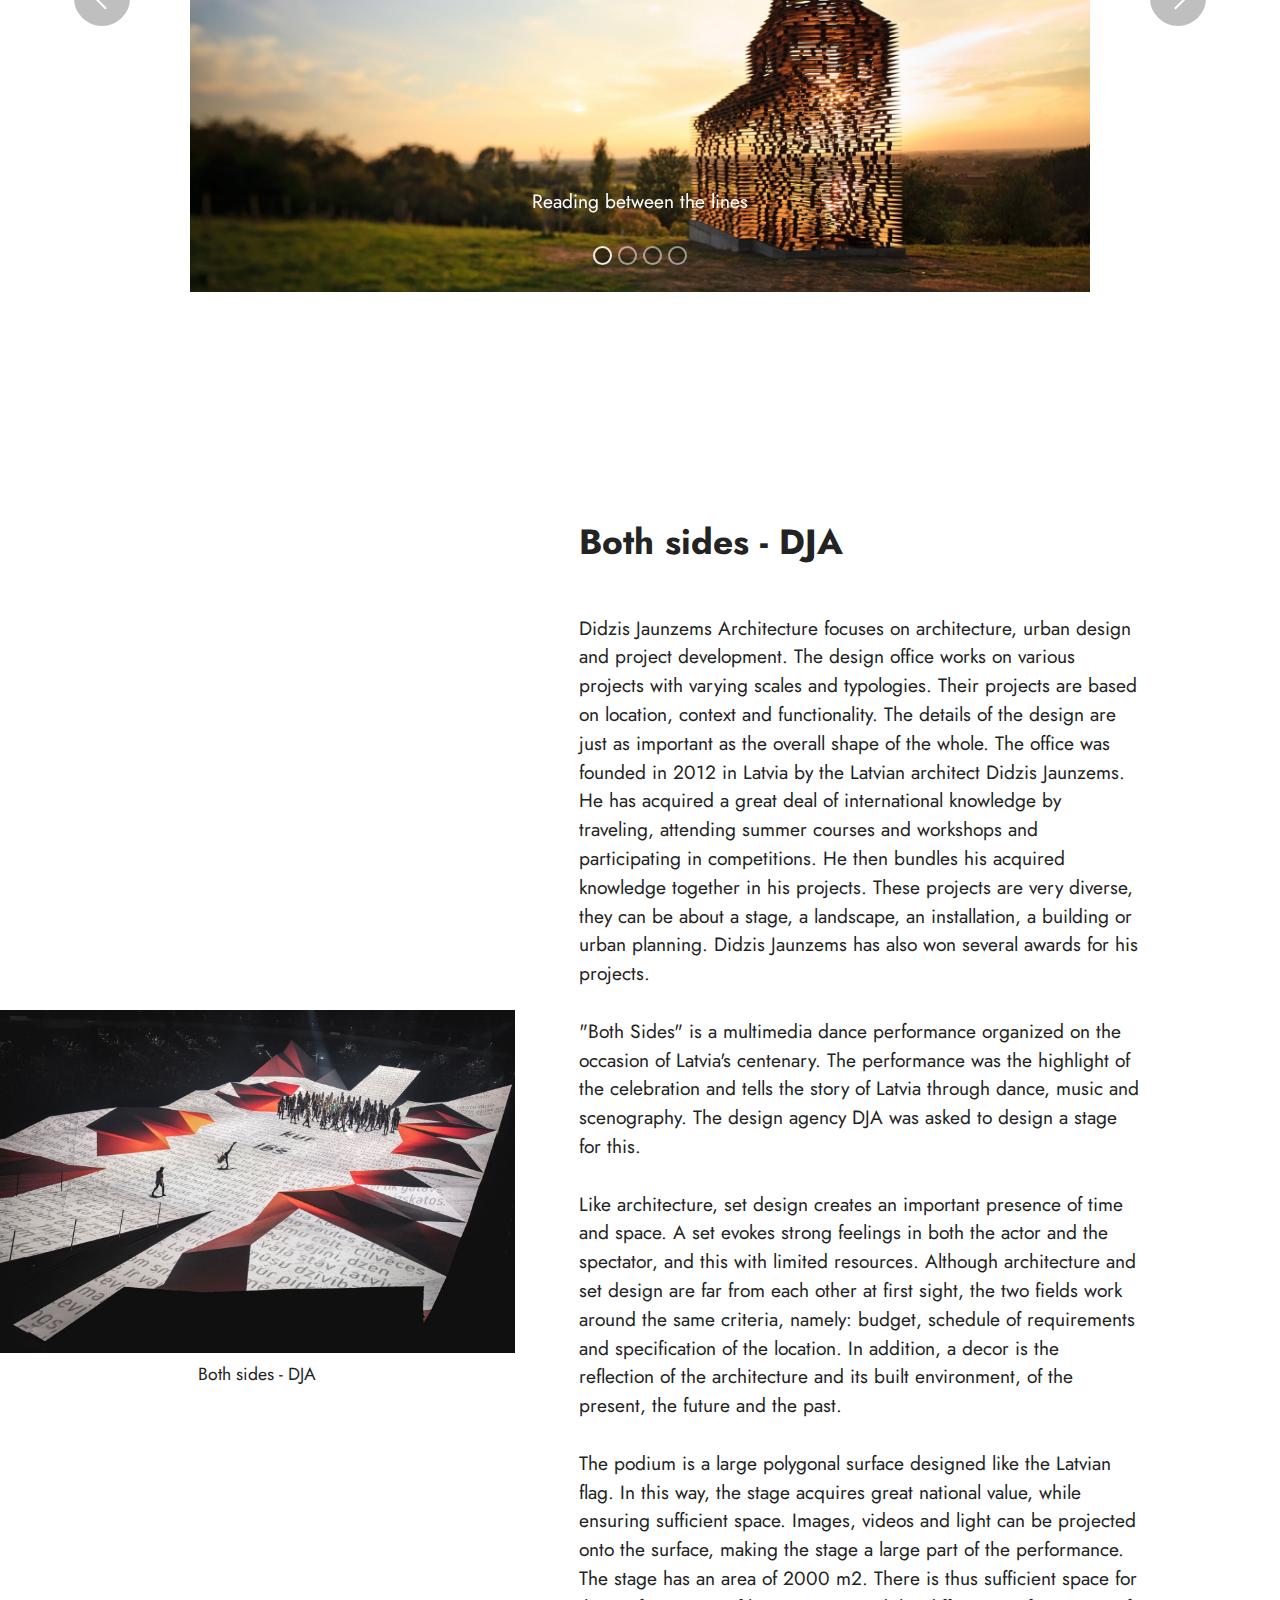
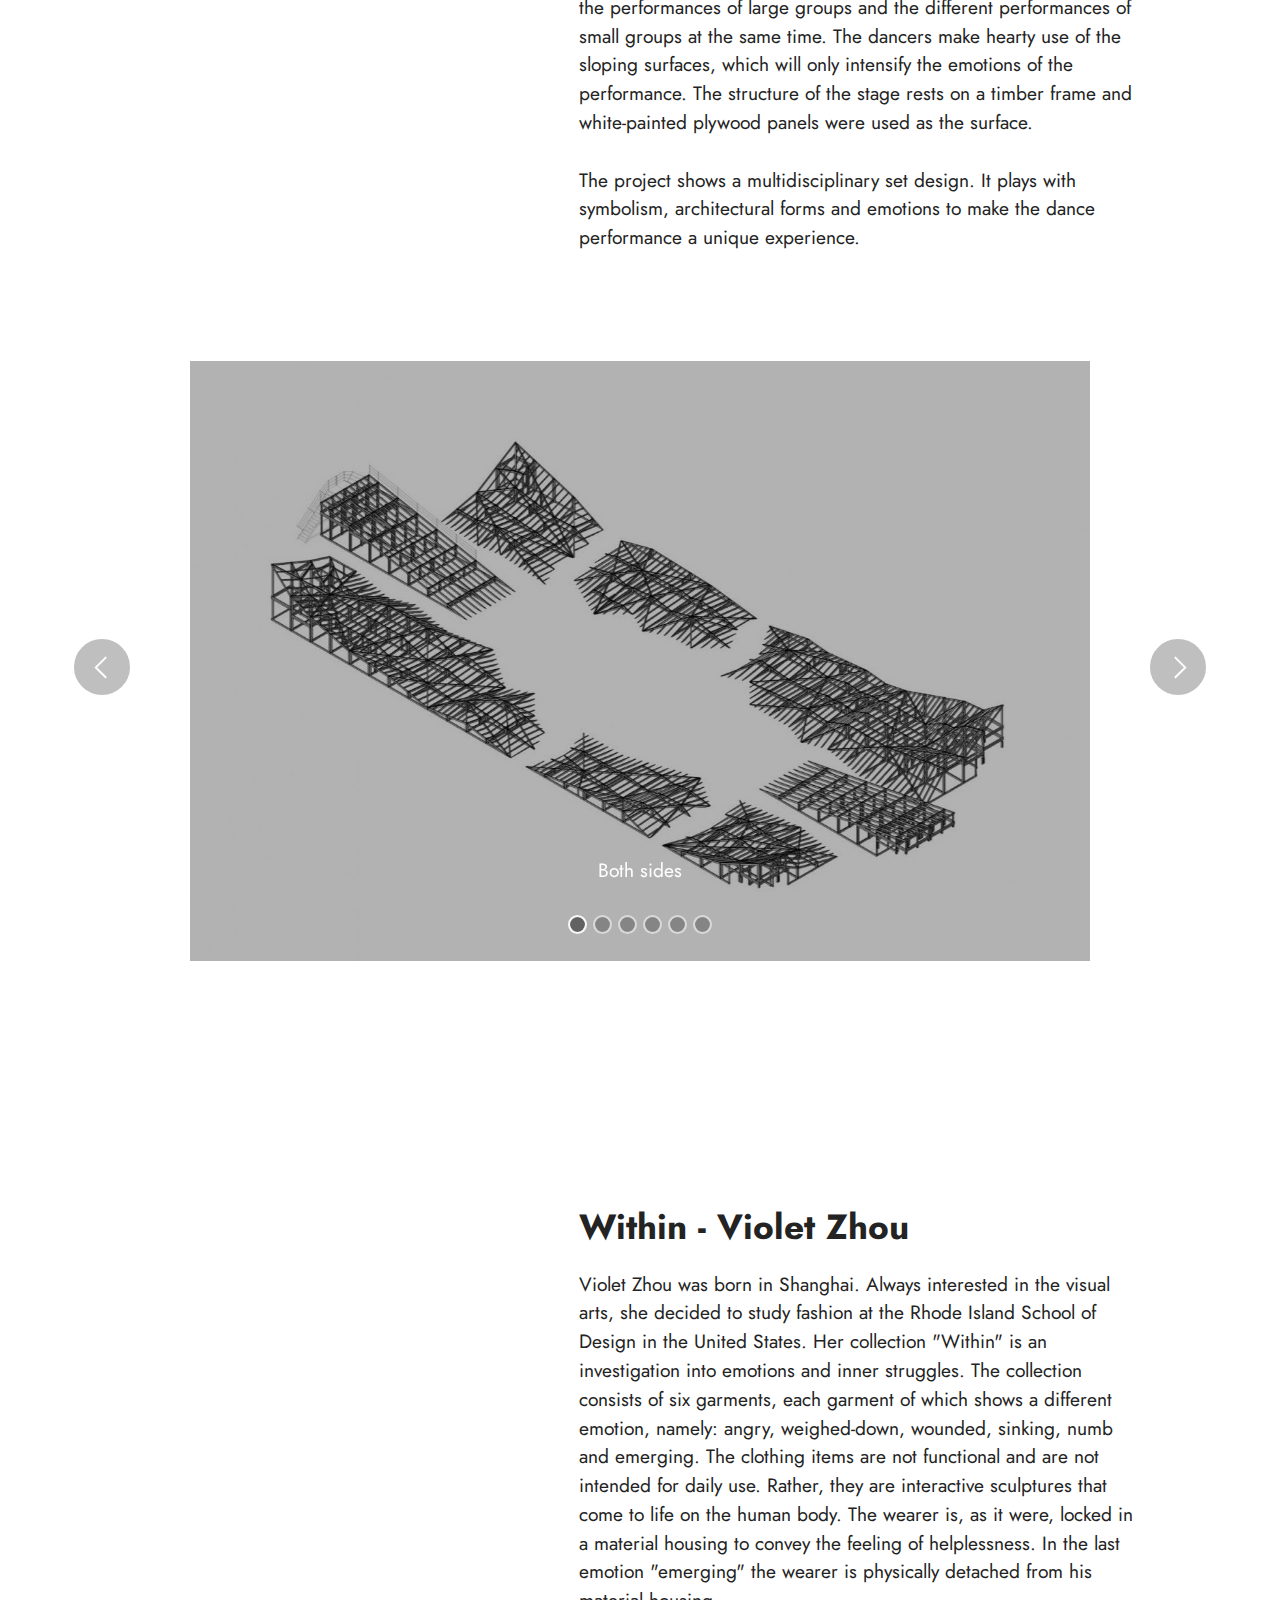
<file: page6.html>
<!DOCTYPE html>
<html  >
<head>
  <!-- Site made with Mobirise Website Builder v5.2.0, https://mobirise.com -->
  <meta charset="UTF-8">
  <meta http-equiv="X-UA-Compatible" content="IE=edge">
  <meta name="generator" content="Mobirise v5.2.0, mobirise.com">
  <meta name="viewport" content="width=device-width, initial-scale=1, minimum-scale=1">
  <link rel="shortcut icon" href="assets/images/middel-1-340x209.png" type="image/x-icon">
  <meta name="description" content="">
  
  
  <title>Inspiration</title>
  <link rel="stylesheet" href="assets/web/assets/mobirise-icons2/mobirise2.css">
  <link rel="stylesheet" href="assets/tether/tether.min.css">
  <link rel="stylesheet" href="assets/bootstrap/css/bootstrap.min.css">
  <link rel="stylesheet" href="assets/bootstrap/css/bootstrap-grid.min.css">
  <link rel="stylesheet" href="assets/bootstrap/css/bootstrap-reboot.min.css">
  <link rel="stylesheet" href="assets/dropdown/css/style.css">
  <link rel="stylesheet" href="assets/socicon/css/styles.css">
  <link rel="stylesheet" href="assets/theme/css/style.css">
  <link rel="preload" as="style" href="assets/mobirise/css/mbr-additional.css"><link rel="stylesheet" href="assets/mobirise/css/mbr-additional.css" type="text/css">
  
  
  
  
</head>
<body>
  
  <section class="menu menu2 cid-shwOyX2ZQx" once="menu" id="menu2-24">
    
    <nav class="navbar navbar-dropdown navbar-expand-lg">
        <div class="container-fluid">
            <div class="navbar-brand">
                <span class="navbar-logo">
                    <a href="index.html">
                        <img src="assets/images/middel-1-340x209.png" alt="Mobirise" style="height: 5.7rem;">
                    </a>
                </span>
                
            </div>
            <button class="navbar-toggler" type="button" data-toggle="collapse" data-target="#navbarSupportedContent" aria-controls="navbarNavAltMarkup" aria-expanded="false" aria-label="Toggle navigation">
                <div class="hamburger">
                    <span></span>
                    <span></span>
                    <span></span>
                    <span></span>
                </div>
            </button>
            <div class="collapse navbar-collapse" id="navbarSupportedContent">
                <ul class="navbar-nav nav-dropdown nav-right" data-app-modern-menu="true"><li class="nav-item"><a class="nav-link link text-white display-4" href="index.html" aria-expanded="false">Home</a></li><li class="nav-item dropdown"><a class="nav-link link dropdown-toggle text-white display-4" href="#" data-toggle="dropdown-submenu" aria-expanded="false">
                            Proces</a><div class="dropdown-menu"><a class="dropdown-item text-white text-primary display-4" href="page3.html">Brainstorm</a><a class="dropdown-item text-white text-primary display-4" href="page6.html">Inspiration</a><a class="dropdown-item text-white display-4" href="page7.html">First ideas</a><a class="dropdown-item text-white display-4" href="page8.html">Finalysing the idea<br></a></div></li>
                    <li class="nav-item"><a class="nav-link link text-white display-4" href="page1.html">Result</a></li>
                    <li class="nav-item dropdown"><a class="nav-link link dropdown-toggle text-white display-4" href="#" data-toggle="dropdown-submenu" aria-expanded="true">Contacts</a><div class="dropdown-menu"><a class="dropdown-item text-white display-4" href="index.html#team1-15">About us</a><a class="dropdown-item text-white display-4" href="index.html#contacts3-y" aria-expanded="false">Contact us</a><a class="dropdown-item text-white display-4" href="index.html#contacts3-y" aria-expanded="false">Where are we located</a><a class="dropdown-item text-white display-4" href="index.html#share3-z" aria-expanded="false">Follow our work</a></div>
                    </li></ul>
                
                
            </div>
        </div>
    </nav>
</section>

<section class="info3 cid-sj9oKvirrL mbr-parallax-background" id="info3-4g">

    

    
    <div class="container-fluid">
        <div class="row justify-content-center">
            <div class="card col-12 col-lg-10">
                <div class="card-wrapper">
                    <div class="card-box align-center">
                        
                        
                        
                    </div>
                </div>
            </div>
        </div>
    </div>
</section>

<section class="content4 cid-sits8FF214" id="content4-2x">
    
    
    <div class="container">
        <div class="row justify-content-center">
            <div class="title col-md-12 col-lg-10">
                <h3 class="mbr-section-title mbr-fonts-style align-center mb-4 display-2">
                    <strong>Art Discipline</strong></h3>
                
                
            </div>
        </div>
    </div>
</section>

<section class="image1 cid-sitsWKZJkN" id="image1-2y">
    

    

    <div>
        <div class="row align-items-center">
            <div class="col-12 col-lg-5">
                <div class="image-wrapper">
                    <img src="assets/images/1-1024x683.jpeg" alt="Mobirise">
                    <p class="mbr-description mbr-fonts-style pt-2 align-center display-4">Net Hasselt - Numen</p>
                </div>
            </div>
            <div class="col-12 col-lg-6">
                <div class="text-wrapper">
                    <h3 class="mbr-section-title mbr-fonts-style mb-3 display-5">
                        <strong>Net Hasselt - Numen</strong></h3>
                    <p class="mbr-text mbr-fonts-style display-7">The design group Numen creates installations all over the world. One of their works includes the net installation in Hasselt. This installation was exhibited between 02/07/2011 and 02/10/2011. The work consists of a construction of flexible nets that are placed in different layers. This creates a floating landscape in which visitors can climb and explore. The installation brings people of all ages together. Children can play in it, but also the elderly can experience the installation instead of just admiring it. The installation becomes a social sculpture in a playful way.
<br>
<br>Another of Numen's works is "Tuft Paris". This work is located in the basement of Palais de Tokyo in Paris. It was created in 2015 as a place where people can relax. The designers used sketches and models to investigate how materialization and light influence the atmosphere that the visitors would experience. They discovered that they could create a well-lit, yet intimate atmosphere by means of a large light source with a fabric barrier.
<br>
<br>Finally, a work that was located in Des Moines Art Center, designed by the world famous architect I. M. Pei. The work again shows a different use of materials. This time they worked with tape to create tunnels for people to crawl through. Because the tape is translucent people can be seen crawling just like you van see through the open net structure. This again creates a very playful feeling.
<br>
<br>Numen creates very impressive art installations that engage visitors by encouraging them to discover the installation. In this way they become more social sculptures. By working with a variety of materials, different compositions and atmospheres are created within the sculptures.<br>&nbsp;</p>
                </div>
            </div>
        </div>
    </div>
</section>

<section class="slider2 cid-sitEHFG8AS" id="slider2-37">
    

    
    <div class="container-fluid">
        <div class="row justify-content-center">
            <div class="col-12 col-md-10 col-lg-12">
                <div class="carousel slide" id="sje7BQ9I1T" data-interval="5000">
                    
                    <ol class="carousel-indicators">
                        <li data-slide-to="0" class="active" data-target="#sje7BQ9I1T"></li>
                        <li data-slide-to="1" data-target="#sje7BQ9I1T"></li>
                        <li data-slide-to="2" data-target="#sje7BQ9I1T"></li><li data-slide-to="3" data-target="#sje7BQ9I1T"></li>
                    </ol>
                    <div class="carousel-inner">
                        
                        <div class="carousel-item slider-image item active">
                            <div class="item-wrapper">
                                <img class="d-block w-100" src="assets/images/2-1024x683.jpeg" data-slide-to="0">
                                <div class="carousel-caption d-none d-md-block">
                                    
                                    <p class="mbr-section-text mbr-fonts-style display-7">
                                        Tuft Paris</p>
                                </div>
                            </div>
                        </div><div class="carousel-item slider-image item">
                            <div class="item-wrapper">
                                <img class="d-block w-100" src="assets/images/3-1024x683.jpeg" data-slide-to="1">
                                <div class="carousel-caption d-none d-md-block">
                                    
                                    <p class="mbr-section-text mbr-fonts-style display-7">
                                        Tuft Paris</p>
                                </div>
                            </div>
                        </div>
                        <div class="carousel-item slider-image item">
                            <div class="item-wrapper">
                                <img class="d-block w-100" src="assets/images/4-1024x682.jpeg">
                                <div class="carousel-caption d-none d-md-block">
                                    
                                    <p class="mbr-section-text mbr-fonts-style display-7">
                                        Tape Des Moines</p>
                                </div>
                            </div>
                        </div><div class="carousel-item slider-image item">
                            <div class="item-wrapper">
                                <img class="d-block w-100" src="assets/images/5-1024x647.jpg">
                                <div class="carousel-caption d-none d-md-block">
                                    
                                    <p class="mbr-section-text mbr-fonts-style display-7">
                                        Tape Des Moines</p>
                                </div>
                            </div>
                        </div>
                    </div>
                    <a class="carousel-control carousel-control-prev" role="button" data-slide="prev" href="#sje7BQ9I1T">
                        <span class="mobi-mbri mobi-mbri-arrow-prev" aria-hidden="true"></span>
                        <span class="sr-only">Previous</span>
                    </a>
                    <a class="carousel-control carousel-control-next" role="button" data-slide="next" href="#sje7BQ9I1T">
                        <span class="mobi-mbri mobi-mbri-arrow-next" aria-hidden="true"></span>
                        <span class="sr-only">Next</span>
                    </a>
                </div>
            </div>
        </div>
    </div>
</section>

<section class="image1 cid-sitBwRMiNt" id="image1-32">
    

    

    <div>
        <div class="row align-items-center">
            <div class="col-12 col-lg-5">
                <div class="image-wrapper">
                    <img src="assets/images/8-1000x674.jpeg" alt="Mobirise">
                    <p class="mbr-description mbr-fonts-style pt-2 align-center display-4">Resonance - Samsung</p>
                </div>
            </div>
            <div class="col-12 col-lg-6">
                <div class="text-wrapper">
                    <h3 class="mbr-section-title mbr-fonts-style mb-3 display-5">
                        <strong>Resonance - Samsung</strong></h3>
                    <p class="mbr-text mbr-fonts-style display-7">Samsung Electronics presented the exhibition "Resonance" during the Design Week in Milan in 2019. The exhibition consists of several interactive installations that allow the visitor to create art themselves, making each individual part of the exhibition. The interaction is based on simple daily actions, such as moving, talking and breathing. These ordinary actions can change the installations in various ways and thus offer a special experience to every visitor. Samsung went out with the slogan: "Be Bold, Resonate with Soul". For example, Samsung wants to record the interaction between art and visitors and at the same time investigate the future of design. The latter ties in with Samsung's unending mission to deliver real value to people. 
<br>
<br>The Resonance exhibition consists of three zones, each with its own installations, namely: Empathy (empathy), Discovery (discovery) and Immersion (immersion).
<br>
<br>In the Empathy zone, the visitor is welcomed in a space filled with soft and colorful lights. The soft glow of different colors awakens the inner feelings of the visitor. Here it becomes clear that the exhibition is based on the individual senses.<br>The first zone leads to the second zone, "Discovery". Here, visitors are sent on the path of discovery by using eviction systems. This zone contains three different installations, named: "Dandelion", "Whirlwind" and "Aloft".<br>Every breath we take is part of the rhythm of life. Building on this idea, the first installation is created, called "Dandelion". This expands when you inhale and decreases when you exhale. The size of the expansion depends on how deep you breathe. This creates different structures of individual breaths that together create a work of art.<br>The voice is a way of expressing itself. In the second installation, "Whirlwind", the room is darkened and luminous strings run from the ceiling to the floor. These strings create waves with every sound they hear. In this way the visitor can create different light waves with his own voice. By experimenting with different volumes, the visitor projects his own existence into the darkness.<br>In the third installation "Aloft" the visitor can control thousands of balls by touching a pressure sensor. In this way, the slightest movement of the fingertips can lead to a dynamic play of the balls.
<br>
<br>In the Immersion zone, visitors walk through two different installations that keep changing with every movement they make.<br>The first installation, "Ripple", combines the senses of hearing and seeing. Falling raindrops create small waves of light that give off a mythical sound. These drops fall when the sensors detect movement. The visitor is fully embraced by the installation.<br>In a final phase, the visitors become completely one with an installation, called "Prism". They are confronted with themselves in a space filled with different colors, lights and shadows. The sound of the pebbles on which the visitor walks, a magical atmosphere created by mist and the soft movement of light come together to engulf the senses. The different light colors and the shadow of the visitor represent the origin of resonance and symbolize Samsung's human-centered design philosophy.<br><br><br></p>
                </div>
            </div>
        </div>
    </div>
</section>

<section class="slider2 cid-sitWQntCRH" id="slider2-3a">
    

    
    <div class="container-fluid">
        <div class="row justify-content-center">
            <div class="col-12 col-md-10 col-lg-12">
                <div class="carousel slide" id="sje7BQBh9J" data-interval="10000">
                    
                    <ol class="carousel-indicators">
                        <li data-slide-to="0" class="active" data-target="#sje7BQBh9J"></li>
                        <li data-slide-to="1" data-target="#sje7BQBh9J"></li>
                        <li data-slide-to="2" data-target="#sje7BQBh9J"></li><li data-slide-to="3" data-target="#sje7BQBh9J"></li><li data-slide-to="4" data-target="#sje7BQBh9J"></li><li data-slide-to="5" data-target="#sje7BQBh9J"></li><li data-slide-to="6" data-target="#sje7BQBh9J"></li>
                    </ol>
                    <div class="carousel-inner">
                        <div class="carousel-item slider-image item active">
                            <div class="item-wrapper">
                                <img class="d-block w-100" src="assets/images/2-1000x600.jpeg">
                                <div class="carousel-caption d-none d-md-block">
                                    
                                    <p class="mbr-section-text mbr-fonts-style display-7">
                                        Discovery zone</p>
                                </div>
                            </div>
                        </div>
                        <div class="carousel-item slider-image item">
                            <div class="item-wrapper">
                                <img class="d-block w-100" src="assets/images/3-1680x900.jpeg">
                                <div class="carousel-caption d-none d-md-block">
                                    
                                    <p class="mbr-section-text mbr-fonts-style display-7">
                                        Dandelion</p>
                                </div>
                            </div>
                        </div>
                        <div class="carousel-item slider-image item">
                            <div class="item-wrapper">
                                <img class="d-block w-100" src="assets/images/4-1680x900.jpeg">
                                <div class="carousel-caption d-none d-md-block">
                                    
                                    <p class="mbr-section-text mbr-fonts-style display-7">
                                        Whirlwind</p>
                                </div>
                            </div>
                        </div><div class="carousel-item slider-image item">
                            <div class="item-wrapper">
                                <img class="d-block w-100" src="assets/images/6-1680x2494.jpg">
                                <div class="carousel-caption d-none d-md-block">
                                    
                                    <p class="mbr-section-text mbr-fonts-style display-7">
                                        Aloft</p>
                                </div>
                            </div>
                        </div><div class="carousel-item slider-image item">
                            <div class="item-wrapper">
                                <img class="d-block w-100" src="assets/images/7-1680x900.jpg">
                                <div class="carousel-caption d-none d-md-block">
                                    
                                    <p class="mbr-section-text mbr-fonts-style display-7">Ripple</p>
                                </div>
                            </div>
                        </div><div class="carousel-item slider-image item">
                            <div class="item-wrapper">
                                <img class="d-block w-100" src="assets/images/9-1171x410.png">
                                <div class="carousel-caption d-none d-md-block">
                                    
                                    <p class="mbr-section-text mbr-fonts-style display-7">
                                        Prism</p>
                                </div>
                            </div>
                        </div><div class="carousel-item slider-image item">
                            <div class="item-wrapper">
                                <img class="d-block w-100" src="assets/images/10-1171x627.jpg">
                                <div class="carousel-caption d-none d-md-block">
                                    
                                    <p class="mbr-section-text mbr-fonts-style display-7">
                                        Resonance - Samsung<br></p>
                                </div>
                            </div>
                        </div>
                    </div>
                    <a class="carousel-control carousel-control-prev" role="button" data-slide="prev" href="#sje7BQBh9J">
                        <span class="mobi-mbri mobi-mbri-arrow-prev" aria-hidden="true"></span>
                        <span class="sr-only">Previous</span>
                    </a>
                    <a class="carousel-control carousel-control-next" role="button" data-slide="next" href="#sje7BQBh9J">
                        <span class="mobi-mbri mobi-mbri-arrow-next" aria-hidden="true"></span>
                        <span class="sr-only">Next</span>
                    </a>
                </div>
            </div>
        </div>
    </div>
</section>

<section class="image1 cid-sitKDYFtGz" id="image1-38">
    

    

    <div>
        <div class="row align-items-center">
            <div class="col-12 col-lg-5">
                <div class="image-wrapper">
                    <img src="assets/images/1-1548x1032.jpeg" alt="Mobirise">
                    <p class="mbr-description mbr-fonts-style pt-2 align-center display-4">
                    In the Faraway Past and in the Future - Ivana Frank</p>
                </div>
            </div>
            <div class="col-12 col-lg-6">
                <div class="text-wrapper">
                    <h3 class="mbr-section-title mbr-fonts-style mb-3 display-5">
                        <strong>In the Faraway Past and in the Future - Ivana Franke</strong></h3>
                    <p class="mbr-text mbr-fonts-style display-7"><br>Ivana Franke is an installation artist from Berlin. With her light studies she wants to create an interaction between consciousness and the environment. Light is therefore always prominent in her installations.
<br>
<br>"In the Faraway Past and In the Future" is a light installation. It consists of a large circular metal frame. This frame hangs under the dome ceiling of the Mati Ghar building in Delhi. It contains three layers of transparent monofilament mesh woven radially. On the ceiling is a small LED light that draws striking elliptical shapes on the monofilament structure.
<br>
<br>When the visitor enters the space, he is confronted with a constallation of thin lines above him. Gradually the lines get warmer and float in irregular patterns. The lines follow the individual movements of the visitor. The shape, size and position of the light are therefore related to the visitor. The image one gets can be compared to so-called "light echoes". This is a phenomenon that takes place in space and that reveals events from a distant past. The visitor can only predict what will happen. In this way, the installation invites observation and the realization that the visitor is part of a movement that continues from our interdependence.
<br>
<br>The installation was specifically designed for the dome of the Mati Ghar building. Originally this building was designed as a temporary exhibition space. The space's design incorporates a variety of time-related symbolisms, making Ivana Franke an interesting space for her installation in which time is also an important element.
<br>
<br>The visitor makes a certain contribution to the play of light because it follows its movements. The individual movements of the visitors thus lead to a collective image. This is an interactive installation that invites the visitor to discover and understand the installation.</p>
                </div>
            </div>
        </div>
    </div>
</section>

<section class="slider2 cid-sitKHcSIkY" id="slider2-39">
    

    
    <div class="container-fluid">
        <div class="row justify-content-center">
            <div class="col-12 col-md-10 col-lg-12">
                <div class="carousel slide" id="sje7BR4G3e" data-interval="5000">
                    
                    <ol class="carousel-indicators">
                        <li data-slide-to="0" class="active" data-target="#sje7BR4G3e"></li>
                        <li data-slide-to="1" data-target="#sje7BR4G3e"></li>
                        <li data-slide-to="2" data-target="#sje7BR4G3e"></li>
                    </ol>
                    <div class="carousel-inner">
                        <div class="carousel-item slider-image item active">
                            <div class="item-wrapper">
                                <img class="d-block w-100" src="assets/images/2-1900x1264.jpeg">
                                <div class="carousel-caption d-none d-md-block">
                                    
                                    <p class="mbr-section-text mbr-fonts-style display-7">
                                        In the Faraway Past and in the Future</p>
                                </div>
                            </div>
                        </div>
                        <div class="carousel-item slider-image item">
                            <div class="item-wrapper">
                                <img class="d-block w-100" src="assets/images/4-1900x1266.jpeg" data-slide-to="1">
                                <div class="carousel-caption d-none d-md-block">
                                    
                                    <p class="mbr-section-text mbr-fonts-style display-7">
                                        In the Faraway Past and in the Future</p>
                                </div>
                            </div>
                        </div><div class="carousel-item slider-image item">
                            <div class="item-wrapper">
                                <img class="d-block w-100" src="assets/images/33-899x1240.jpeg" data-slide-to="2">
                                <div class="carousel-caption d-none d-md-block">
                                    
                                    <p class="mbr-section-text mbr-fonts-style display-7">Setup of installation</p>
                                </div>
                            </div>
                        </div>
                        
                    </div>
                    <a class="carousel-control carousel-control-prev" role="button" data-slide="prev" href="#sje7BR4G3e">
                        <span class="mobi-mbri mobi-mbri-arrow-prev" aria-hidden="true"></span>
                        <span class="sr-only">Previous</span>
                    </a>
                    <a class="carousel-control carousel-control-next" role="button" data-slide="next" href="#sje7BR4G3e">
                        <span class="mobi-mbri mobi-mbri-arrow-next" aria-hidden="true"></span>
                        <span class="sr-only">Next</span>
                    </a>
                </div>
            </div>
        </div>
    </div>
</section>

<section class="image1 cid-siuaLlDDr7" id="image1-3b">
    

    

    <div>
        <div class="row align-items-center">
            <div class="col-12 col-lg-5">
                <div class="image-wrapper">
                    <img src="assets/images/1-1076x709.jpeg" alt="Mobirise">
                    <p class="mbr-description mbr-fonts-style pt-2 align-center display-4">
                    You - URS Fischer</p>
                </div>
            </div>
            <div class="col-12 col-lg-6">
                <div class="text-wrapper">
                    <h3 class="mbr-section-title mbr-fonts-style mb-3 display-5">
                        <strong>You - URS Fischer</strong></h3>
                    <p class="mbr-text mbr-fonts-style display-7">URS Fischer is a Swiss recording artist currently residing in New York. His work consists of different disciplines, such as installation art, sculpture and photography. Until now he has produced an enormous number of drawings, collages and gigantic installations.
<br>
<br>"You" is a 2007 art installation that depicts a destroyed gallery in New York. By removing the concrete floor until all that remains is sand and rubble, the installation displays an enormous contrast between a clean white gallery wall on the one hand and a vanished floor on the other. The visitor experiences a sense of surprise and danger, in combination with the realization that there was once a floor where there is now a void. The contrast between the white walls and the hollowed-out floor created heated debates.
<br>
<br>The result of the project gave room for interesting interpretations such as the following:
<br>"You made space tangible in a very simple, yet strange and expressionistic way. The chasm dominates your vision and takes over the room. As your vision regulates, it's time for your internal ear as you confirm that you are standing at floor level. More details will come into your focus as you survey everything from this unfamiliar roost. "- publicdelivery.org
<br>
<br>The gallery's 2.5m deep crater is approximately 11.6m by 9.1m and took ten days to build. According to New York Magazine, the operation would have cost around $ 250,000 and demolition hammers would have been used to remove the concrete floor. Excavators were ordered to remove the debris before finishing.
<br>
<br>In summary, the installation provides an impressive image that makes the visitor think.</p>
                </div>
            </div>
        </div>
    </div>
</section>

<section class="slider2 cid-siucas6qBw" id="slider2-3c">
    

    
    <div class="container-fluid">
        <div class="row justify-content-center">
            <div class="col-12 col-md-10 col-lg-12">
                <div class="carousel slide" id="sje7BRqqJi" data-interval="10000">
                    
                    <ol class="carousel-indicators">
                        <li data-slide-to="0" class="active" data-target="#sje7BRqqJi"></li>
                        <li data-slide-to="1" data-target="#sje7BRqqJi"></li>
                        <li data-slide-to="2" data-target="#sje7BRqqJi"></li>
                    </ol>
                    <div class="carousel-inner">
                        <div class="carousel-item slider-image item active">
                            <div class="item-wrapper">
                                <img class="d-block w-100" src="assets/images/2-1900x1370.png">
                                <div class="carousel-caption d-none d-md-block">
                                    
                                    <p class="mbr-section-text mbr-fonts-style display-7">
                                        You</p>
                                </div>
                            </div>
                        </div>
                        <div class="carousel-item slider-image item">
                            <div class="item-wrapper">
                                <img class="d-block w-100" src="assets/images/3-1900x1306.png">
                                <div class="carousel-caption d-none d-md-block">
                                    
                                    <p class="mbr-section-text mbr-fonts-style display-7">
                                        You</p>
                                </div>
                            </div>
                        </div>
                        <div class="carousel-item slider-image item">
                            <div class="item-wrapper">
                                <img class="d-block w-100" src="assets/images/4.webp">
                                <div class="carousel-caption d-none d-md-block">
                                    
                                    <p class="mbr-section-text mbr-fonts-style display-7">
                                        You</p>
                                </div>
                            </div>
                        </div>
                    </div>
                    <a class="carousel-control carousel-control-prev" role="button" data-slide="prev" href="#sje7BRqqJi">
                        <span class="mobi-mbri mobi-mbri-arrow-prev" aria-hidden="true"></span>
                        <span class="sr-only">Previous</span>
                    </a>
                    <a class="carousel-control carousel-control-next" role="button" data-slide="next" href="#sje7BRqqJi">
                        <span class="mobi-mbri mobi-mbri-arrow-next" aria-hidden="true"></span>
                        <span class="sr-only">Next</span>
                    </a>
                </div>
            </div>
        </div>
    </div>
</section>

<section class="image1 cid-siudszziuE" id="image1-3d">
    

    

    <div>
        <div class="row align-items-center">
            <div class="col-12 col-lg-5">
                <div class="image-wrapper">
                    <img src="assets/images/1-1483x1000.jpeg" alt="Mobirise">
                    <p class="mbr-description mbr-fonts-style pt-2 align-center display-4">
                    One and One makes Three - Michelangelo Pistoletto</p>
                </div>
            </div>
            <div class="col-12 col-lg-6">
                <div class="text-wrapper">
                    <h3 class="mbr-section-title mbr-fonts-style mb-3 display-5">
                        <strong>One and One makes Three - Michelangelo Pistoletto</strong></h3>
                    <p class="mbr-text mbr-fonts-style display-7">Michelangelo Pistoletto started exhibiting his work in 1955. In 1960 he held his first individual exhibition at Galatea Gallery in Turin. The research into self-portraits is characteristic of his early work. In the two years from 1961 to 1962, he created the first mirror painting, involving the viewer. These works soon made Pistoletto known. The mirror painting is therefore the basis of his later artistic works and theoretical ideas.
<br>
<br>The mirrors provide a picture of the world for Pistoletto. Breaking the mirror creates fragments that represent the particles of the universe, one for each person. By hanging them side by side and opposite each other on the wall, one tries to put the pieces together in thought. This stands for the formation of society and illustrates the artist's idea that `` the material for making art is not only the canvas, wood or marble, but society itself. '' You also feel the expression he creates in it. Work. The interaction he himself makes with the mirrors, smashing them, and coloring certain parts, creates a calming feeling and at the same time also a certain chaos.
<br>
<br>As part of the side event of the 57th Venice International Art Exhibition Biennale, the Continue Association presents Michelangelo Pistoletto's "One and One makes Three" exhibition in the Basilica di San Giorgio. Michelangelo Pistoletto is an important figure in the development of conceptual art and is the protagonist of the Arte Povera movement. The exhibition provides an overview of his career. The works on display include the most representative historical works of Pistoletto's activity. Each of these works contains its own story and its own continuity of time and space and allows no division or breakdown. It started with a series of self-portraits on a canvas when he was young, where the artist wanted to discover his own size and space. When he got to the mirror, it meant a search for his identity.
<br>
<br>Michelangelo discovers by himself what is different about him. The identity of the fixed image corresponds to the identity of another person. The virtual space of the mirror opens a door that introduces art into communication with life. In this way, the exhibition not only illustrates the origin of his work and the image as identification of time and space, but also leads to the latest works in which Michelangelo continues to work with the imagination in addition to the image.</p>
                </div>
            </div>
        </div>
    </div>
</section>

<section class="slider2 cid-siufzvgOpp" id="slider2-3e">
    

    
    <div class="container-fluid">
        <div class="row justify-content-center">
            <div class="col-12 col-md-10 col-lg-12">
                <div class="carousel slide" id="sje7BRR6iW" data-interval="5000">
                    
                    <ol class="carousel-indicators">
                        <li data-slide-to="0" class="active" data-target="#sje7BRR6iW"></li>
                        <li data-slide-to="1" data-target="#sje7BRR6iW"></li>
                        <li data-slide-to="2" data-target="#sje7BRR6iW"></li>
                    </ol>
                    <div class="carousel-inner">
                        
                        <div class="carousel-item slider-image item">
                            <div class="item-wrapper">
                                <img class="d-block w-100" src="assets/images/3-1280x1918.jpeg" data-slide-to="0">
                                <div class="carousel-caption d-none d-md-block">
                                    
                                    <p class="mbr-section-text mbr-fonts-style display-7">
                                        One and One makes Three</p>
                                </div>
                            </div>
                        </div><div class="carousel-item slider-image item active">
                            <div class="item-wrapper">
                                <img class="d-block w-100" src="assets/images/2-865x576.jpeg" data-slide-to="1">
                                <div class="carousel-caption d-none d-md-block">
                                    
                                    <p class="mbr-section-text mbr-fonts-style display-7">
                                        One and One makes Three</p>
                                </div>
                            </div>
                        </div>
                        <div class="carousel-item slider-image item">
                            <div class="item-wrapper">
                                <img class="d-block w-100" src="assets/images/4-1280x467.jpeg">
                                <div class="carousel-caption d-none d-md-block">
                                    
                                    <p class="mbr-section-text mbr-fonts-style display-7">
                                        One and One makes Three</p>
                                </div>
                            </div>
                        </div>
                    </div>
                    <a class="carousel-control carousel-control-prev" role="button" data-slide="prev" href="#sje7BRR6iW">
                        <span class="mobi-mbri mobi-mbri-arrow-prev" aria-hidden="true"></span>
                        <span class="sr-only">Previous</span>
                    </a>
                    <a class="carousel-control carousel-control-next" role="button" data-slide="next" href="#sje7BRR6iW">
                        <span class="mobi-mbri mobi-mbri-arrow-next" aria-hidden="true"></span>
                        <span class="sr-only">Next</span>
                    </a>
                </div>
            </div>
        </div>
    </div>
</section>

<section class="content4 cid-siuh1U3Cjn" id="content4-3f">
    
    
    <div class="container">
        <div class="row justify-content-center">
            <div class="title col-md-12 col-lg-10">
                <h3 class="mbr-section-title mbr-fonts-style align-center mb-4 display-2">
                    <strong>Design discipline</strong></h3>
                
                
            </div>
        </div>
    </div>
</section>

<section class="image1 cid-siuj3f4Tkm" id="image1-3g">
    

    

    <div>
        <div class="row align-items-center">
            <div class="col-12 col-lg-5">
                <div class="image-wrapper">
                    <img src="assets/images/1-1280x720.jpeg" alt="Mobirise">
                    <p class="mbr-description mbr-fonts-style pt-2 align-center display-4">
                    Reading between the lines - Gijs Van Vaerenbergh</p>
                </div>
            </div>
            <div class="col-12 col-lg-6">
                <div class="text-wrapper">
                    <h3 class="mbr-section-title mbr-fonts-style mb-3 display-5">
                        <strong>Reading between the lines - Gijs Van Vaerenbergh</strong></h3>
                    <p class="mbr-text mbr-fonts-style display-7"><br>Pieterjan Gijs and Arnout Van Vaerenbergh together form a versatile architectural duo. They design both large-scale and small-scale installations. Characteristic of their designs are light structures.
<br>
<br>"Reading Between the Lines" is a see-through church, designed by the architect duo. It is a very heavy and large installation of 30 tons and 10 m high, but it is still very light in its environment. This is achieved by the technique of stacking. 100 layers of sheet steel are stacked, preserving transparency. You can then look directly through the installation. So it does not take away from its beautiful surroundings. The church is therefore present, but also absent from the landscape. The project is located along a footpath in the fruit region of Borgloon (Belgium). It can only be reached on foot or by bicycle. Hikers are therefore more likely to stop at work, while cars would quickly pass without looking back.
<br>
<br>The project shows the multidisciplinarity between architecture and installation art. It takes architectural knowledge to build something like this. The architects have done a lot of research into the influences that this image will have, namely: how one can achieve heavy work on a small surface, the influence this has on the landscape, and so on. In this way it is not only an architectural element, but also a work of art.<br><br>Pieterjan Gijs and Arnout Van Vaerenbergh have collaborated on various projects. A recurring element in their achievements is that they always consider the influence of their work on the visitor. Another project is a labyrinth, built in the middle of the C-mine site in Genk (Belgium). The special maze plays with views, heights and lows.<br></p>
                </div>
            </div>
        </div>
    </div>
</section>

<section class="slider2 cid-sium6Nx1zk" id="slider2-3h">
    

    
    <div class="container-fluid">
        <div class="row justify-content-center">
            <div class="col-12 col-md-10 col-lg-12">
                <div class="carousel slide" id="sje7BSonCF" data-interval="10000">
                    
                    <ol class="carousel-indicators">
                        <li data-slide-to="0" class="active" data-target="#sje7BSonCF"></li>
                        <li data-slide-to="1" data-target="#sje7BSonCF"></li>
                        <li data-slide-to="2" data-target="#sje7BSonCF"></li><li data-slide-to="3" data-target="#sje7BSonCF"></li>
                    </ol>
                    <div class="carousel-inner">
                        <div class="carousel-item slider-image item active">
                            <div class="item-wrapper">
                                <img class="d-block w-100" src="assets/images/2-1900x1266.jpeg">
                                <div class="carousel-caption d-none d-md-block">
                                    
                                    <p class="mbr-section-text mbr-fonts-style display-7">
                                        Reading between the lines</p>
                                </div>
                            </div>
                        </div>
                        <div class="carousel-item slider-image item">
                            <div class="item-wrapper">
                                <img class="d-block w-100" src="assets/images/3-714x1071.jpeg">
                                <div class="carousel-caption d-none d-md-block">
                                    
                                    <p class="mbr-section-text mbr-fonts-style display-7">
                                        Reading between the lines</p>
                                </div>
                            </div>
                        </div>
                        <div class="carousel-item slider-image item">
                            <div class="item-wrapper">
                                <img class="d-block w-100" src="assets/images/6-756x1008.jpeg">
                                <div class="carousel-caption d-none d-md-block">
                                    
                                    <p class="mbr-section-text mbr-fonts-style display-7">Labyrinth</p>
                                </div>
                            </div>
                        </div><div class="carousel-item slider-image item">
                            <div class="item-wrapper">
                                <img class="d-block w-100" src="assets/images/4-512x349.jpg">
                                <div class="carousel-caption d-none d-md-block">
                                    
                                    <p class="mbr-section-text mbr-fonts-style display-7">
                                        Labyrinth</p>
                                </div>
                            </div>
                        </div>
                    </div>
                    <a class="carousel-control carousel-control-prev" role="button" data-slide="prev" href="#sje7BSonCF">
                        <span class="mobi-mbri mobi-mbri-arrow-prev" aria-hidden="true"></span>
                        <span class="sr-only">Previous</span>
                    </a>
                    <a class="carousel-control carousel-control-next" role="button" data-slide="next" href="#sje7BSonCF">
                        <span class="mobi-mbri mobi-mbri-arrow-next" aria-hidden="true"></span>
                        <span class="sr-only">Next</span>
                    </a>
                </div>
            </div>
        </div>
    </div>
</section>

<section class="image1 cid-siurQStsBQ" id="image1-3i">
    

    

    <div>
        <div class="row align-items-center">
            <div class="col-12 col-lg-5">
                <div class="image-wrapper">
                    <img src="assets/images/5-1548x1032.jpeg" alt="Mobirise">
                    <p class="mbr-description mbr-fonts-style pt-2 align-center display-4">
                    Both sides - DJA</p>
                </div>
            </div>
            <div class="col-12 col-lg-6">
                <div class="text-wrapper">
                    <h3 class="mbr-section-title mbr-fonts-style mb-3 display-5">
                        <strong>Both sides - DJA</strong></h3>
                    <p class="mbr-text mbr-fonts-style display-7"><br>Didzis Jaunzems Architecture focuses on architecture, urban design and project development. The design office works on various projects with varying scales and typologies. Their projects are based on location, context and functionality. The details of the design are just as important as the overall shape of the whole. The office was founded in 2012 in Latvia by the Latvian architect Didzis Jaunzems. He has acquired a great deal of international knowledge by traveling, attending summer courses and workshops and participating in competitions. He then bundles his acquired knowledge together in his projects. These projects are very diverse, they can be about a stage, a landscape, an installation, a building or urban planning. Didzis Jaunzems has also won several awards for his projects.
<br>
<br>"Both Sides" is a multimedia dance performance organized on the occasion of Latvia's centenary. The performance was the highlight of the celebration and tells the story of Latvia through dance, music and scenography. The design agency DJA was asked to design a stage for this.
<br>
<br>Like architecture, set design creates an important presence of time and space. A set evokes strong feelings in both the actor and the spectator, and this with limited resources. Although architecture and set design are far from each other at first sight, the two fields work around the same criteria, namely: budget, schedule of requirements and specification of the location. In addition, a decor is the reflection of the architecture and its built environment, of the present, the future and the past.<br><br>The podium is a large polygonal surface designed like the Latvian flag. In this way, the stage acquires great national value, while ensuring sufficient space. Images, videos and light can be projected onto the surface, making the stage a large part of the performance. The stage has an area of ​​2000 m2. There is thus sufficient space for the performances of large groups and the different performances of small groups at the same time. The dancers make hearty use of the sloping surfaces, which will only intensify the emotions of the performance. The structure of the stage rests on a timber frame and white-painted plywood panels were used as the surface.
<br>
<br>The project shows a multidisciplinary set design. It plays with symbolism, architectural forms and emotions to make the dance performance a unique experience.<br><br></p>
                </div>
            </div>
        </div>
    </div>
</section>

<section class="slider2 cid-siuvkMVhFN" id="slider2-3k">
    

    
    <div class="container-fluid">
        <div class="row justify-content-center">
            <div class="col-12 col-md-10 col-lg-12">
                <div class="carousel slide" id="sje7BSTwme" data-interval="10000">
                    
                    <ol class="carousel-indicators">
                        <li data-slide-to="0" class="active" data-target="#sje7BSTwme"></li>
                        <li data-slide-to="1" data-target="#sje7BSTwme"></li>
                        <li data-slide-to="2" data-target="#sje7BSTwme"></li><li data-slide-to="3" data-target="#sje7BSTwme"></li><li data-slide-to="4" data-target="#sje7BSTwme"></li><li data-slide-to="5" data-target="#sje7BSTwme"></li>
                    </ol>
                    <div class="carousel-inner">
                        <div class="carousel-item slider-image item active">
                            <div class="item-wrapper">
                                <img class="d-block w-100" src="assets/images/8-1649x1100.jpeg">
                                <div class="carousel-caption d-none d-md-block">
                                    
                                    <p class="mbr-section-text mbr-fonts-style display-7">Both sides</p>
                                </div>
                            </div>
                        </div>
                        <div class="carousel-item slider-image item">
                            <div class="item-wrapper">
                                <img class="d-block w-100" src="assets/images/9-1649x1100.jpeg">
                                <div class="carousel-caption d-none d-md-block">
                                    
                                    <p class="mbr-section-text mbr-fonts-style display-7">
                                        Both sides</p>
                                </div>
                            </div>
                        </div>
                        <div class="carousel-item slider-image item">
                            <div class="item-wrapper">
                                <img class="d-block w-100" src="assets/images/3-1650x1100.jpeg">
                                <div class="carousel-caption d-none d-md-block">
                                    
                                    <p class="mbr-section-text mbr-fonts-style display-7">
                                        Both sides</p>
                                </div>
                            </div>
                        </div><div class="carousel-item slider-image item">
                            <div class="item-wrapper">
                                <img class="d-block w-100" src="assets/images/10-1000x667.jpeg">
                                <div class="carousel-caption d-none d-md-block">
                                    
                                    <p class="mbr-section-text mbr-fonts-style display-7">
                                        Both sides</p>
                                </div>
                            </div>
                        </div><div class="carousel-item slider-image item">
                            <div class="item-wrapper">
                                <img class="d-block w-100" src="assets/images/6-1000x667.jpg">
                                <div class="carousel-caption d-none d-md-block">
                                    
                                    <p class="mbr-section-text mbr-fonts-style display-7">
                                        Both sides</p>
                                </div>
                            </div>
                        </div><div class="carousel-item slider-image item">
                            <div class="item-wrapper">
                                <img class="d-block w-100" src="assets/images/7-1000x667.jpg">
                                <div class="carousel-caption d-none d-md-block">
                                    
                                    <p class="mbr-section-text mbr-fonts-style display-7">
                                        Both sides</p>
                                </div>
                            </div>
                        </div>
                    </div>
                    <a class="carousel-control carousel-control-prev" role="button" data-slide="prev" href="#sje7BSTwme">
                        <span class="mobi-mbri mobi-mbri-arrow-prev" aria-hidden="true"></span>
                        <span class="sr-only">Previous</span>
                    </a>
                    <a class="carousel-control carousel-control-next" role="button" data-slide="next" href="#sje7BSTwme">
                        <span class="mobi-mbri mobi-mbri-arrow-next" aria-hidden="true"></span>
                        <span class="sr-only">Next</span>
                    </a>
                </div>
            </div>
        </div>
    </div>
</section>

<section class="image1 cid-siuMgUqnYq" id="image1-3l">
    

    

    <div>
        <div class="row align-items-center">
            <div class="col-12 col-lg-5">
                <div class="image-wrapper">
                    <img src="assets/images/1-angry-895x1222.jpeg" alt="Mobirise">
                    <p class="mbr-description mbr-fonts-style pt-2 align-center display-4">Angry</p>
                </div>
            </div>
            <div class="col-12 col-lg-6">
                <div class="text-wrapper">
                    <h3 class="mbr-section-title mbr-fonts-style mb-3 display-5">
                        <strong>Within - Violet Zhou</strong></h3>
                    <p class="mbr-text mbr-fonts-style display-7">Violet Zhou was born in Shanghai. Always interested in the visual arts, she decided to study fashion at the Rhode Island School of Design in the United States. Her collection "Within" is an investigation into emotions and inner struggles. The collection consists of six garments, each garment of which shows a different emotion, namely: angry, weighed-down, wounded, sinking, numb and emerging. The clothing items are not functional and are not intended for daily use. Rather, they are interactive sculptures that come to life on the human body. The wearer is, as it were, locked in a material housing to convey the feeling of helplessness. In the last emotion "emerging" the wearer is physically detached from his material housing.
<br>
<br>By working with mainly transparent fabrics, Violet Zhou creates a tension between visibility and inaccessibility. We work with gauze, chiffon and organza. A stiff polyester organdy and the material sinamay ensure that the fabrics stay straight and come to life. One can faintly see through the fabrics, but one will never know what it really feels like for the wearer entering the housing. This increases the distance between the outside world and the wearer.<br><br>The first emotion "angry" is depicted by pins directed towards the wearer. Expressing anger can cause harm to others, but the person himself is often hurt the most. Violet Zhou sees anger as a sharp emotion. This emotion can be explosive, but Zhou would rather portray that the person is trying to stop their anger. The emotion is thus suppressed.
Then one moves to "weighed-down", where a human figure hangs on one side of the carrier. This fabric figure represents "the other self within", namely an invisible weight that pulls down the wearer and thus makes it heavier.
The third enclosure symbolizes the emotion "wounded". For this Violet Zhou wanted to create physical and emotional wounds, which she could achieve by adding red organza to a skin-colored base. The locations of the wounds were deliberately chosen based on the designer's own experiences of physical and emotional pain.
Then follows the emotion "sinking". The slow drifting down creates Zhou with the help of a light fabric that mimics this movement. This gives the wearer an oppressive feeling.
"Sinking" changes to "numb". Violet Zhou emphasizes hands and their ability to communicate the feeling of stress or fear to others. Two red sculptures are attached to the wearer's head to bring out an anxious feeling.
Finally, the collection ends with the emotion "emerging". The wearer physically emerges from his material housing, revealing the person's skin for the first time. This creates a confident image.
<br>
<br>We can conclude that the collection "Within" goes beyond the boundaries of fashion. The architectural and sculptural forms that Violet Zhou designed go beyond the functional and take on profound meaning.<br></p>
                </div>
            </div>
        </div>
    </div>
</section>

<section class="slider2 cid-siuPDrzyl5" id="slider2-3n">
    

    
    <div class="container-fluid">
        <div class="row justify-content-center">
            <div class="col-12 col-md-10 col-lg-12">
                <div class="carousel slide" id="sje7BTkYxh" data-interval="10000">
                    
                    <ol class="carousel-indicators">
                        <li data-slide-to="0" class="active" data-target="#sje7BTkYxh"></li>
                        <li data-slide-to="1" data-target="#sje7BTkYxh"></li>
                        <li data-slide-to="2" data-target="#sje7BTkYxh"></li><li data-slide-to="3" data-target="#sje7BTkYxh"></li><li data-slide-to="4" data-target="#sje7BTkYxh"></li>
                    </ol>
                    <div class="carousel-inner">
                        <div class="carousel-item slider-image item active">
                            <div class="item-wrapper">
                                <img class="d-block w-100" src="assets/images/2-weighed-down-531x1310.jpeg">
                                <div class="carousel-caption d-none d-md-block">
                                    
                                    <p class="mbr-section-text mbr-fonts-style display-7">Weighed-down</p>
                                </div>
                            </div>
                        </div>
                        <div class="carousel-item slider-image item">
                            <div class="item-wrapper">
                                <img class="d-block w-100" src="assets/images/3-wounded-859x1298.jpeg">
                                <div class="carousel-caption d-none d-md-block">
                                    
                                    <p class="mbr-section-text mbr-fonts-style display-7">
                                        Wounded</p>
                                </div>
                            </div>
                        </div>
                        <div class="carousel-item slider-image item">
                            <div class="item-wrapper">
                                <img class="d-block w-100" src="assets/images/4-sinking-967x1462.jpeg">
                                <div class="carousel-caption d-none d-md-block">
                                    
                                    <p class="mbr-section-text mbr-fonts-style display-7">
                                        Sinking</p>
                                </div>
                            </div>
                        </div><div class="carousel-item slider-image item">
                            <div class="item-wrapper">
                                <img class="d-block w-100" src="assets/images/5-numb-599x904.jpg">
                                <div class="carousel-caption d-none d-md-block">
                                    
                                    <p class="mbr-section-text mbr-fonts-style display-7">
                                        Numb</p>
                                </div>
                            </div>
                        </div><div class="carousel-item slider-image item">
                            <div class="item-wrapper">
                                <img class="d-block w-100" src="assets/images/6-emerging-469x1238.jpg">
                                <div class="carousel-caption d-none d-md-block">
                                    
                                    <p class="mbr-section-text mbr-fonts-style display-7">
                                        Emerging</p>
                                </div>
                            </div>
                        </div>
                    </div>
                    <a class="carousel-control carousel-control-prev" role="button" data-slide="prev" href="#sje7BTkYxh">
                        <span class="mobi-mbri mobi-mbri-arrow-prev" aria-hidden="true"></span>
                        <span class="sr-only">Previous</span>
                    </a>
                    <a class="carousel-control carousel-control-next" role="button" data-slide="next" href="#sje7BTkYxh">
                        <span class="mobi-mbri mobi-mbri-arrow-next" aria-hidden="true"></span>
                        <span class="sr-only">Next</span>
                    </a>
                </div>
            </div>
        </div>
    </div>
</section>

<section class="image1 cid-siuQnRbkv5" id="image1-3o">
    

    

    <div>
        <div class="row align-items-center">
            <div class="col-12 col-lg-5">
                <div class="image-wrapper">
                    <img src="assets/images/musk-da-vinci-386x416.jpeg" alt="Mobirise">
                    <p class="mbr-description mbr-fonts-style pt-2 align-center display-4">
                    Elon Musk / Leonardo Da Vinci</p>
                </div>
            </div>
            <div class="col-12 col-lg-6">
                <div class="text-wrapper">
                    <h3 class="mbr-section-title mbr-fonts-style mb-3 display-5">
                        <strong>Elon Musk / Leonardo Da Vinci</strong></h3>
                    <p class="mbr-text mbr-fonts-style display-7">Two multidisciplinary individuals are Elon Musk and Leonardo Da Vinci. Both are very influential in the history of humanity. The contrast between the two provides an interesting view of multidisciplinarity in the different eras.
<br>
<br>Leonardo Da Vinci is a 15th century man known as an architect, inventor, engineer, philosopher, physicist, chemist, anatomist, sculptor and painter. He was employed in a lot of niches. Many people therefore considered him a genius and homo universalis. He lived in the Florentine Republic, what is now considered Florence in Italy. His most famous works are "The Mona Lisa", "The Last Supper", "The Vitruvian Man", "The Lady with an Ermine" and "The Flying Machine".
<br>
<br>Elon Musk is a man of the present. Born in South Africa, he is now a Canadian-American entrepreneur, known for co-founding Paypal, founding Tesla and founding Space X. He is currently CEO and chief designer of Space X and general manager, director and product architect of Tesla. Until the takeover by
<br>Tesla, he was also chairman of SolarCity. At these companies, he has greatly raised the bar for progress in the areas of the environment, space and design.
<br>
<br>The fascinating aspect of the contrast between the two is that they both have tried to make their vision a reality as far as they can / could. Even if it was not yet possible in the era in which they live, they still provide an impetus to broader thinking. Da Vinci has had a major impact on the notion that we as humans could potentially move around by air, while Musk plays with the idea that Earth should not be our only home base.</p>
                </div>
            </div>
        </div>
    </div>
</section>

<section class="slider2 cid-siuV0QH9Pw" id="slider2-3p">
    

    
    <div class="container-fluid">
        <div class="row justify-content-center">
            <div class="col-12 col-md-10 col-lg-12">
                <div class="carousel slide" id="sje7BTQsna" data-interval="10000">
                    
                    <ol class="carousel-indicators">
                        <li data-slide-to="0" class="active" data-target="#sje7BTQsna"></li>
                        <li data-slide-to="1" data-target="#sje7BTQsna"></li>
                        <li data-slide-to="2" data-target="#sje7BTQsna"></li><li data-slide-to="3" data-target="#sje7BTQsna"></li>
                    </ol>
                    <div class="carousel-inner">
                        <div class="carousel-item slider-image item active">
                            <div class="item-wrapper">
                                <img class="d-block w-100" src="assets/images/flying-machine-900x393.jpeg">
                                <div class="carousel-caption d-none d-md-block">
                                    
                                    <p class="mbr-section-text mbr-fonts-style display-7">
                                        The flying machine</p>
                                </div>
                            </div>
                        </div>
                        <div class="carousel-item slider-image item">
                            <div class="item-wrapper">
                                <img class="d-block w-100" src="assets/images/laatste-avondmaal-1024x560.jpeg">
                                <div class="carousel-caption d-none d-md-block">
                                    
                                    <p class="mbr-section-text mbr-fonts-style display-7">Het laatste avondmaal</p>
                                </div>
                            </div>
                        </div>
                        <div class="carousel-item slider-image item">
                            <div class="item-wrapper">
                                <img class="d-block w-100" src="assets/images/space-x-1600x900.jpeg">
                                <div class="carousel-caption d-none d-md-block">
                                    
                                    <p class="mbr-section-text mbr-fonts-style display-7">
                                        Space-x</p>
                                </div>
                            </div>
                        </div><div class="carousel-item slider-image item">
                            <div class="item-wrapper">
                                <img class="d-block w-100" src="assets/images/tesla-cybertruck-1240x620.jpg">
                                <div class="carousel-caption d-none d-md-block">
                                    
                                    <p class="mbr-section-text mbr-fonts-style display-7">
                                        Cybertruck Tesla</p>
                                </div>
                            </div>
                        </div>
                    </div>
                    <a class="carousel-control carousel-control-prev" role="button" data-slide="prev" href="#sje7BTQsna">
                        <span class="mobi-mbri mobi-mbri-arrow-prev" aria-hidden="true"></span>
                        <span class="sr-only">Previous</span>
                    </a>
                    <a class="carousel-control carousel-control-next" role="button" data-slide="next" href="#sje7BTQsna">
                        <span class="mobi-mbri mobi-mbri-arrow-next" aria-hidden="true"></span>
                        <span class="sr-only">Next</span>
                    </a>
                </div>
            </div>
        </div>
    </div>
</section>

<section class="image1 cid-siuVMsO0aw" id="image1-3q">
    

    

    <div>
        <div class="row align-items-center">
            <div class="col-12 col-lg-5">
                <div class="image-wrapper">
                    <img src="assets/images/1-1-936x472.jpeg" alt="Mobirise">
                    <p class="mbr-description mbr-fonts-style pt-2 align-center display-4">
                    Villa Savoye - Le Corbusier</p>
                </div>
            </div>
            <div class="col-12 col-lg-6">
                <div class="text-wrapper">
                    <h3 class="mbr-section-title mbr-fonts-style mb-3 display-5">
                        <strong>Villa Savoye - Le Corbusier</strong></h3>
                    <p class="mbr-text mbr-fonts-style display-7"><br>Over the decades, Le Corbusier developed his modern architectural theory. In 1920 he founded the magazine "L'Esprit Nouveau". Many of his articles published therein were eventually included in his "Vers une Architecture" published in 1923. This book is based on science, technology and reason. The reason is that modern machines can create highly accurate objects, which is different from the ideal Platonic shape that the ancient Greeks appreciated.
Le Corbusier believes that beauty is not only in the latest technology, but also in old works. Many images he describes have visual similarities and express his pursuit of modern perfection in an all-sided form.
<br>
<br>In the 1920s, Le Corbusier designed a number of houses with which to further develop his ideas. The system required pilots to lift the building off the ground and circulate the air underground. Characteristic are the roof terraces where one can sit and enjoy nature and a plan that offers the possibility to divide the interior in different ways. Furthermore, use is made of a free facade with band windows that on the one hand let in light, but on the other hand also ensure unity and structure in the facade.
<br>
<br>"A ramp provides gradual ascent from the pilotis, creating totally different sensations than those felt when climbing stairs. A staircase separates one floor from another: a ramp links them together. "- Le Corbusier
<br>
<br>Villa Savoye adopts these principles and provides many concepts that are expressed in "Vers une Architecture". The walls on the first floor are made of reinforced concrete, recessed and painted green to give the villa the appearance of floating on a thin line. The bright white outer wall and ribbon window have a very smooth and flat quality. The contrast between the sharp corners of the plane and the dynamics of the interior creates an atmosphere in the house.
<br>
<br>Villa Savoye can be seen as the perfection of Le Corbusier's building system. The basic geometry emphasizes its concept of type and shape. It balances movements and proportions and connects the building with classical ideals. At the same time, the simplicity and use of concrete ensures that the artworks fall nicely into place and can be admired on their own.
<br>
<br>Villa Savoye represents Le Corbusier who is rethinking the essence of architecture and trying to express eternal classicism in the language of architectural modernism. This is what multidisciplinarity stands for, namely the different techniques and the innovative thoughts he has to realize the work and design.</p>
                </div>
            </div>
        </div>
    </div>
</section>

<section class="slider2 cid-siuXxWhXLJ" id="slider2-3r">
    

    
    <div class="container-fluid">
        <div class="row justify-content-center">
            <div class="col-12 col-md-10 col-lg-12">
                <div class="carousel slide" id="sje7BUgVGc" data-interval="5000">
                    
                    <ol class="carousel-indicators">
                        <li data-slide-to="0" class="active" data-target="#sje7BUgVGc"></li>
                        <li data-slide-to="1" data-target="#sje7BUgVGc"></li>
                        <li data-slide-to="2" data-target="#sje7BUgVGc"></li><li data-slide-to="3" data-target="#sje7BUgVGc"></li><li data-slide-to="4" data-target="#sje7BUgVGc"></li>
                    </ol>
                    <div class="carousel-inner">
                        <div class="carousel-item slider-image item active">
                            <div class="item-wrapper">
                                <img class="d-block w-100" src="assets/images/2-936x1047.jpeg">
                                <div class="carousel-caption d-none d-md-block">
                                    
                                    <p class="mbr-section-text mbr-fonts-style display-7">
                                        Villa Savoye</p>
                                </div>
                            </div>
                        </div>
                        <div class="carousel-item slider-image item">
                            <div class="item-wrapper">
                                <img class="d-block w-100" src="assets/images/3-936x1404.jpeg">
                                <div class="carousel-caption d-none d-md-block">
                                    
                                    <p class="mbr-section-text mbr-fonts-style display-7">
                                        Villa Savoye</p>
                                </div>
                            </div>
                        </div>
                        <div class="carousel-item slider-image item">
                            <div class="item-wrapper">
                                <img class="d-block w-100" src="assets/images/4-936x702.jpg" data-slide-to="2">
                                <div class="carousel-caption d-none d-md-block">
                                    
                                    <p class="mbr-section-text mbr-fonts-style display-7">
                                        Villa Savoye</p>
                                </div>
                            </div>
                        </div><div class="carousel-item slider-image item">
                            <div class="item-wrapper">
                                <img class="d-block w-100" src="assets/images/7-936x527.jpeg" data-slide-to="3" alt="">
                                <div class="carousel-caption d-none d-md-block">
                                    
                                    <p class="mbr-section-text mbr-fonts-style display-7">
                                        Villa Savoye</p>
                                </div>
                            </div>
                        </div><div class="carousel-item slider-image item">
                            <div class="item-wrapper">
                                <img class="d-block w-100" src="assets/images/6-936x669.jpg" data-slide-to="3">
                                <div class="carousel-caption d-none d-md-block">
                                    
                                    <p class="mbr-section-text mbr-fonts-style display-7">
                                        Villa Savoye</p>
                                </div>
                            </div>
                        </div>
                    </div>
                    <a class="carousel-control carousel-control-prev" role="button" data-slide="prev" href="#sje7BUgVGc">
                        <span class="mobi-mbri mobi-mbri-arrow-prev" aria-hidden="true"></span>
                        <span class="sr-only">Previous</span>
                    </a>
                    <a class="carousel-control carousel-control-next" role="button" data-slide="next" href="#sje7BUgVGc">
                        <span class="mobi-mbri mobi-mbri-arrow-next" aria-hidden="true"></span>
                        <span class="sr-only">Next</span>
                    </a>
                </div>
            </div>
        </div>
    </div>
</section>

<section class="footer3 cid-shwOyWI8mc" once="footers" id="footer3-23">

    

    

    <div class="container">
        <div class="media-container-row align-center mbr-white">
            <div class="row row-links">
                <ul class="foot-menu">
                    
                    
                    
                    
                    
                <li class="foot-menu-item mbr-fonts-style display-7"><a href="index.html#team1-15" class="text-white">About us</a></li><li class="foot-menu-item mbr-fonts-style display-7"><a href="index.html#contacts3-y" class="text-white">Contact us</a></li><li class="foot-menu-item mbr-fonts-style display-7">Where we are located</li></ul>
            </div>
            <div class="row social-row">
                <div class="social-list align-right pb-2">
                    
                    
                    
                    
                    
                    
                <div class="soc-item">
                        <a href="https://www.facebook.com/Afdruk.indruk" target="_blank">
                            <span class="mbr-iconfont mbr-iconfont-social socicon-facebook socicon"></span>
                        </a>
                    </div><div class="soc-item">
                        <a href="https://www.instagram.com/afdruk_indruk/" target="_blank">
                            <span class="mbr-iconfont mbr-iconfont-social socicon-instagram socicon"></span>
                        </a>
                    </div></div>
            </div>
            <div class="row row-copirayt">
                <p class="mbr-text mb-0 mbr-fonts-style mbr-white align-center display-7">&nbsp;© Copyright 2020 UA20grp9&nbsp;</p>
            </div>
        </div>
    </div>
</section><section style="background-color: #fff; font-family: -apple-system, BlinkMacSystemFont, 'Segoe UI', 'Roboto', 'Helvetica Neue', Arial, sans-serif; color:#aaa; font-size:12px; padding: 0; align-items: center; display: flex;"><a href="https://mobirise.site/w" style="flex: 1 1; height: 3rem; padding-left: 1rem;"></a><p style="flex: 0 0 auto; margin:0; padding-right:1rem;">Created with Mobirise - <a href="https://mobirise.site/l" style="color:#aaa;">Go here</a></p></section><script src="assets/web/assets/jquery/jquery.min.js"></script>  <script src="assets/popper/popper.min.js"></script>  <script src="assets/tether/tether.min.js"></script>  <script src="assets/bootstrap/js/bootstrap.min.js"></script>  <script src="assets/smoothscroll/smooth-scroll.js"></script>  <script src="assets/dropdown/js/nav-dropdown.js"></script>  <script src="assets/dropdown/js/navbar-dropdown.js"></script>  <script src="assets/touchswipe/jquery.touch-swipe.min.js"></script>  <script src="assets/parallax/jarallax.min.js"></script>  <script src="assets/theme/js/script.js"></script>  
  
  
</body>
</html>
</file>
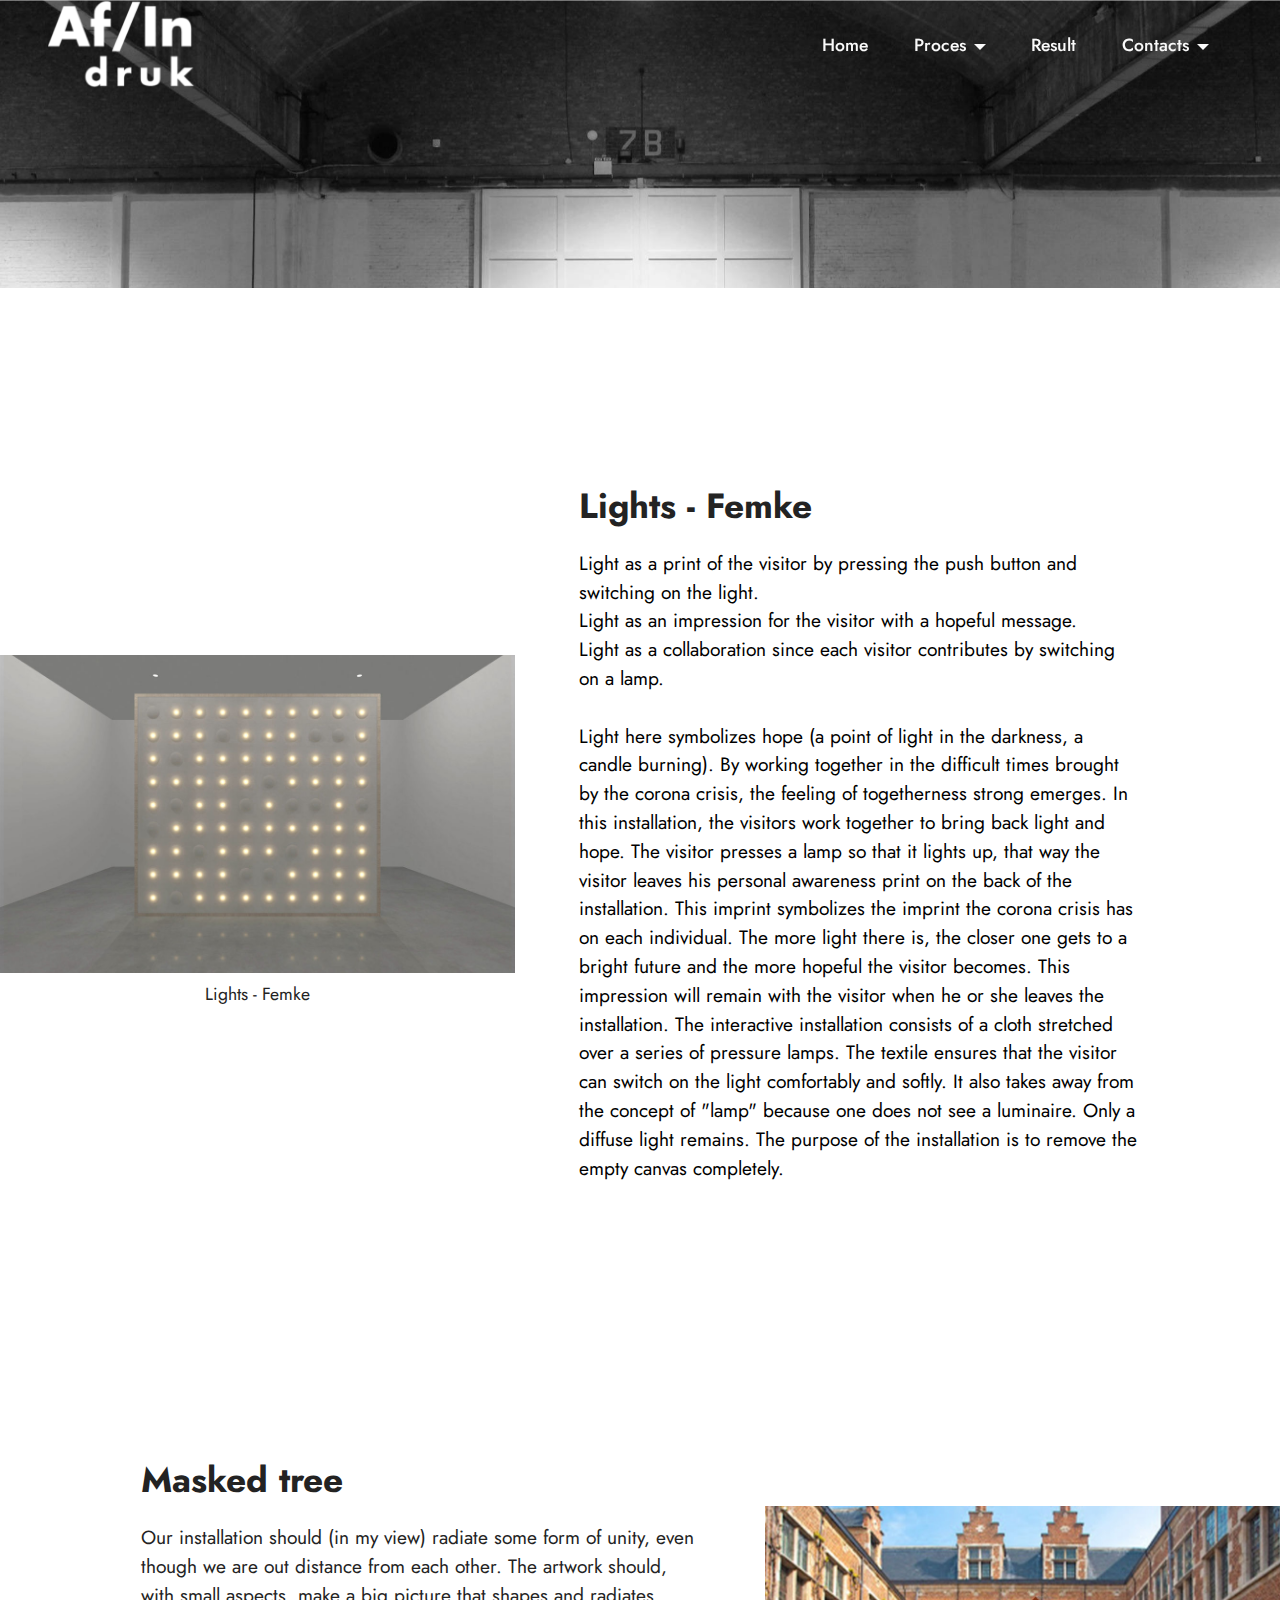
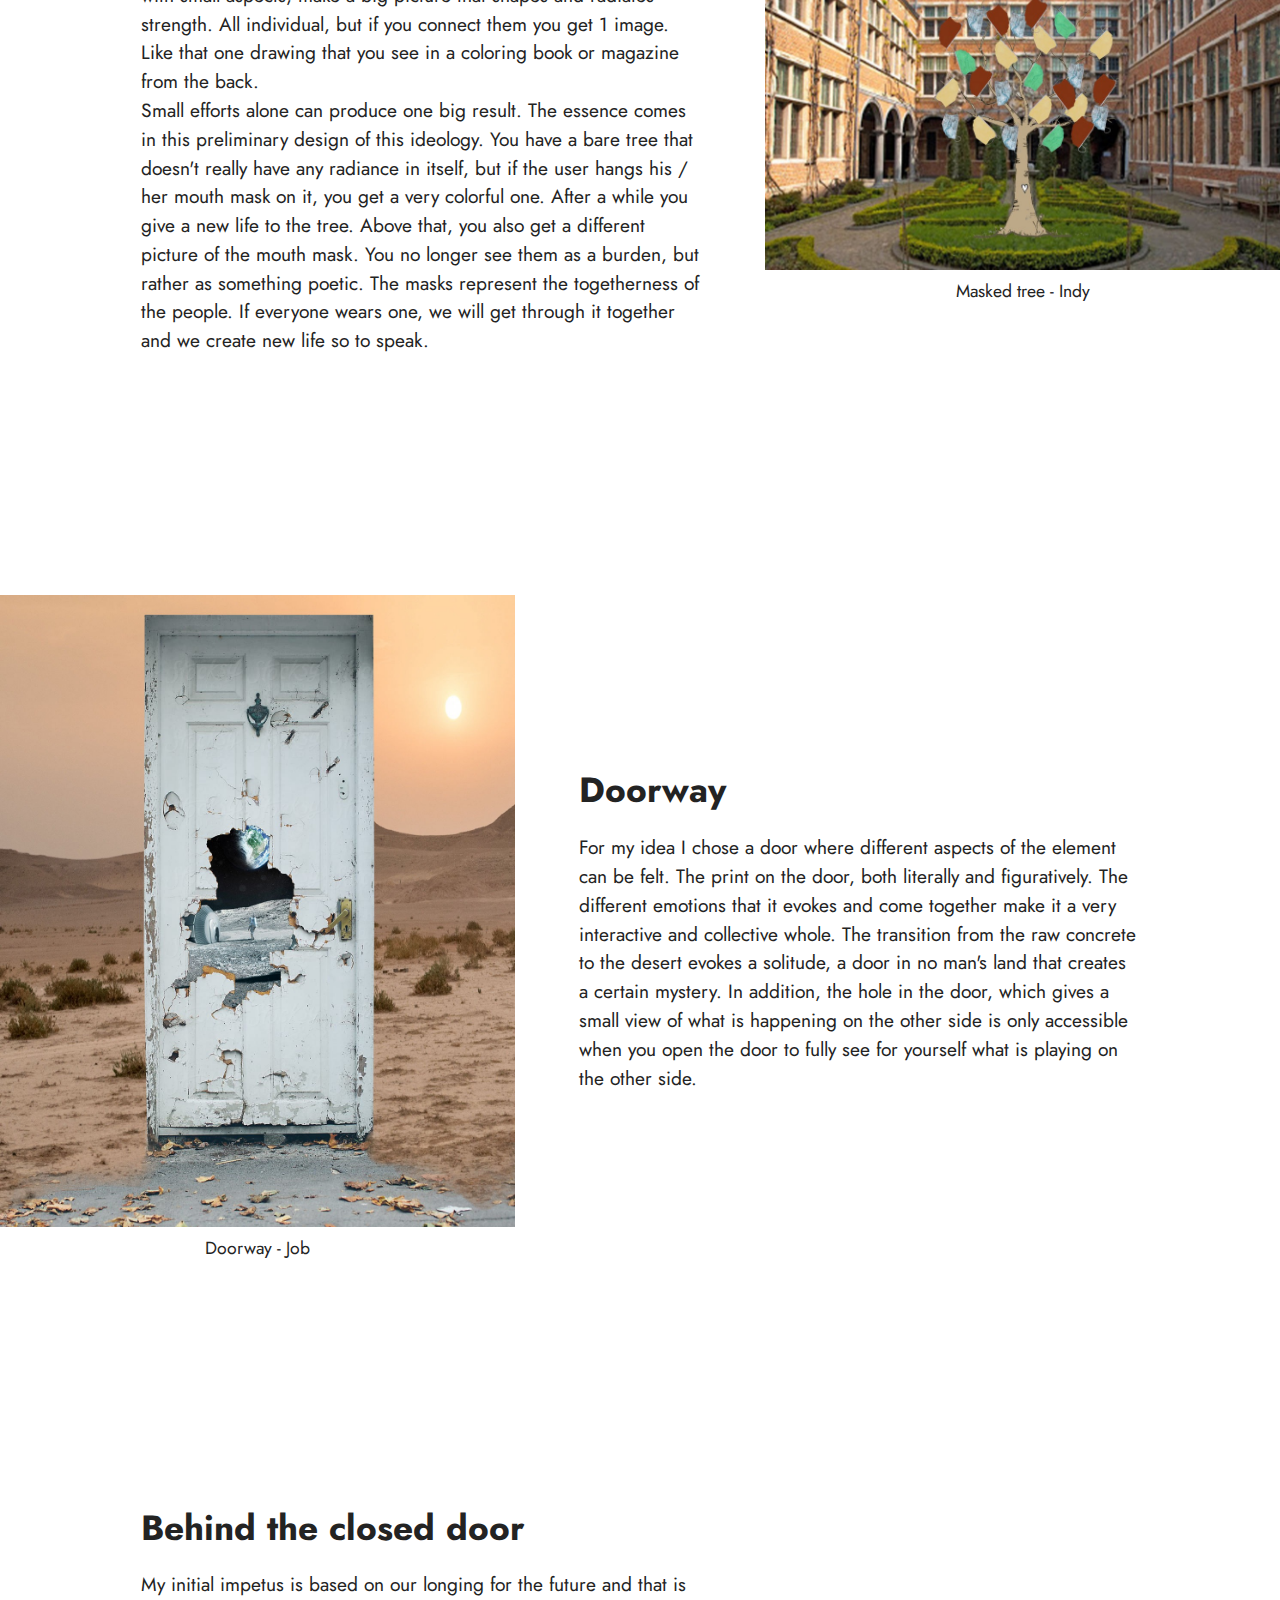
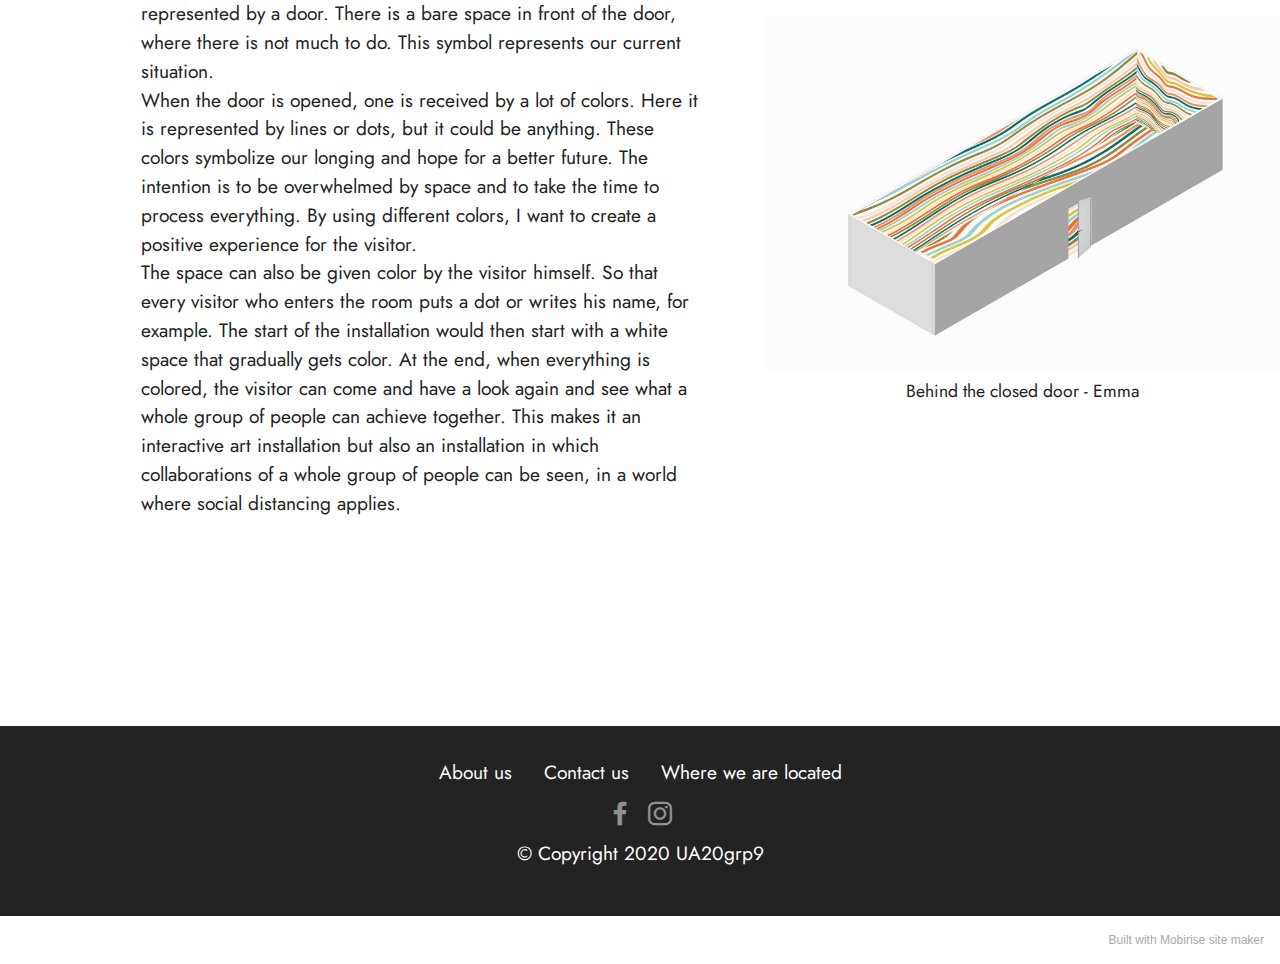
<file: page7.html>
<!DOCTYPE html>
<html  >
<head>
  <!-- Site made with Mobirise Website Builder v5.2.0, https://mobirise.com -->
  <meta charset="UTF-8">
  <meta http-equiv="X-UA-Compatible" content="IE=edge">
  <meta name="generator" content="Mobirise v5.2.0, mobirise.com">
  <meta name="viewport" content="width=device-width, initial-scale=1, minimum-scale=1">
  <link rel="shortcut icon" href="assets/images/middel-1-340x209.png" type="image/x-icon">
  <meta name="description" content="">
  
  
  <title>First ideas</title>
  <link rel="stylesheet" href="assets/web/assets/mobirise-icons2/mobirise2.css">
  <link rel="stylesheet" href="assets/tether/tether.min.css">
  <link rel="stylesheet" href="assets/bootstrap/css/bootstrap.min.css">
  <link rel="stylesheet" href="assets/bootstrap/css/bootstrap-grid.min.css">
  <link rel="stylesheet" href="assets/bootstrap/css/bootstrap-reboot.min.css">
  <link rel="stylesheet" href="assets/dropdown/css/style.css">
  <link rel="stylesheet" href="assets/socicon/css/styles.css">
  <link rel="stylesheet" href="assets/theme/css/style.css">
  <link rel="preload" as="style" href="assets/mobirise/css/mbr-additional.css"><link rel="stylesheet" href="assets/mobirise/css/mbr-additional.css" type="text/css">
  
  
  
  
</head>
<body>
  
  <section class="menu menu2 cid-shwLE6riYA" once="menu" id="menu2-26">
    
    <nav class="navbar navbar-dropdown navbar-expand-lg">
        <div class="container-fluid">
            <div class="navbar-brand">
                <span class="navbar-logo">
                    <a href="index.html">
                        <img src="assets/images/middel-1-340x209.png" alt="Mobirise" style="height: 5.7rem;">
                    </a>
                </span>
                
            </div>
            <button class="navbar-toggler" type="button" data-toggle="collapse" data-target="#navbarSupportedContent" aria-controls="navbarNavAltMarkup" aria-expanded="false" aria-label="Toggle navigation">
                <div class="hamburger">
                    <span></span>
                    <span></span>
                    <span></span>
                    <span></span>
                </div>
            </button>
            <div class="collapse navbar-collapse" id="navbarSupportedContent">
                <ul class="navbar-nav nav-dropdown nav-right" data-app-modern-menu="true"><li class="nav-item"><a class="nav-link link text-white display-4" href="index.html" aria-expanded="false">Home</a></li><li class="nav-item dropdown"><a class="nav-link link dropdown-toggle text-white display-4" href="#" data-toggle="dropdown-submenu" aria-expanded="false">
                            Proces</a><div class="dropdown-menu"><a class="dropdown-item text-white text-primary display-4" href="page3.html">Brainstorm</a><a class="dropdown-item text-white text-primary display-4" href="page6.html">Inspiration</a><a class="dropdown-item text-white display-4" href="page7.html">First ideas</a><a class="dropdown-item text-white display-4" href="page8.html">Finalysing the idea<br></a></div></li>
                    <li class="nav-item"><a class="nav-link link text-white display-4" href="page1.html">Result</a></li>
                    <li class="nav-item dropdown"><a class="nav-link link dropdown-toggle text-white display-4" href="#" data-toggle="dropdown-submenu" aria-expanded="true">Contacts</a><div class="dropdown-menu"><a class="dropdown-item text-white display-4" href="index.html#team1-15">About us</a><a class="dropdown-item text-white display-4" href="index.html#contacts3-y" aria-expanded="false">Contact us</a><a class="dropdown-item text-white display-4" href="index.html#contacts3-y" aria-expanded="false">Where are we located</a><a class="dropdown-item text-white display-4" href="index.html#share3-z" aria-expanded="false">Follow our work</a></div>
                    </li></ul>
                
                
            </div>
        </div>
    </nav>
</section>

<section class="info3 cid-siza0wxS98 mbr-parallax-background" id="info3-3y">

    

    
    <div class="container-fluid">
        <div class="row justify-content-center">
            <div class="card col-12 col-lg-10">
                <div class="card-wrapper">
                    <div class="card-box align-center">
                        
                        
                        
                    </div>
                </div>
            </div>
        </div>
    </div>
</section>

<section class="image1 cid-sj8kvVolN1" id="image1-4c">
    

    

    <div>
        <div class="row align-items-center">
            <div class="col-12 col-lg-5">
                <div class="image-wrapper">
                    <img src="assets/images/femke-render-1076x665.jpg" alt="Mobirise">
                    <p class="mbr-description mbr-fonts-style pt-2 align-center display-4">
                    Lights - Femke</p>
                </div>
            </div>
            <div class="col-12 col-lg-6">
                <div class="text-wrapper">
                    <h3 class="mbr-section-title mbr-fonts-style mb-3 display-5">
                        <strong>Lights - Femke</strong></h3>
                    <p class="mbr-text mbr-fonts-style display-7">Light as a print of the visitor by pressing the push button and switching on the light.&nbsp;<br>Light as an impression for the visitor with a hopeful message.<br>Light as a collaboration since each visitor contributes by switching on a lamp.<br><br>Light here symbolizes hope (a point of light in the darkness, a candle burning). By working together&nbsp;in the difficult times brought by the corona crisis, the feeling of togetherness
strong emerges. In this installation, the visitors work together to bring back light and hope. The visitor presses a lamp so that it lights up, that way the visitor leaves his personal awareness
print on the back of the installation. This imprint symbolizes the imprint the corona crisis has on each individual. The more light there is, the closer one gets to a bright future and the more hopeful the visitor becomes. This impression will remain with the visitor when he or she leaves the installation.
The interactive installation consists of a cloth stretched over a series of pressure lamps. The textile ensures that the visitor can switch on the light comfortably and softly. It also takes away from the concept of "lamp"
because one does not see a luminaire. Only a diffuse light remains. The purpose of the installation is to remove the
empty canvas completely.</p>
                </div>
            </div>
        </div>
    </div>
</section>

<section class="image2 cid-sj8kwnALY6" id="image2-4d">
    

    

    <div>
        <div class="row align-items-center">
            <div class="col-12 col-lg-5">
                <div class="image-wrapper">
                    <img src="assets/images/indy-beeld-1-1076x761.jpeg" alt="Mobirise">
                    <p class="mbr-description mbr-fonts-style mt-2 align-center display-4">
                        Masked tree - Indy</p>
                </div>
            </div>
            <div class="col-12 col-lg-6">
                <div class="text-wrapper">
                    <h3 class="mbr-section-title mbr-fonts-style mb-3 display-5">
                        <strong>Masked tree</strong></h3>
                    <p class="mbr-text mbr-fonts-style display-7">Our installation should (in my view) radiate some form of unity, even though we are out
distance from each other. The artwork should, with small aspects, make a big picture that shapes and radiates strength. All individual, but if you connect them you get 1 image. Like that one
drawing that you see in a coloring book or magazine from the back.
<br>Small efforts alone can produce one big result. The essence comes in this preliminary design
of this ideology. You have a bare tree that doesn't really have any radiance in itself,
but if the user hangs his / her mouth mask on it, you get a very colorful one. After a while&nbsp;you give a new life to the tree. Above that, you also get a different picture of the mouth mask. You no longer see them as a burden, but rather as something poetic. The masks
represent the togetherness of the people. If everyone wears one, we will get through it together
and we create new life so to speak.</p>
                </div>
            </div>
        </div>
    </div>
</section>

<section class="image1 cid-sj8kwHty0q" id="image1-4e">
    

    

    <div>
        <div class="row align-items-center">
            <div class="col-12 col-lg-5">
                <div class="image-wrapper">
                    <img src="assets/images/job-beeld-1200x1800.jpeg" alt="Mobirise">
                    <p class="mbr-description mbr-fonts-style pt-2 align-center display-4">
                    Doorway - Job</p>
                </div>
            </div>
            <div class="col-12 col-lg-6">
                <div class="text-wrapper">
                    <h3 class="mbr-section-title mbr-fonts-style mb-3 display-5">
                        <strong>Doorway</strong></h3>
                    <p class="mbr-text mbr-fonts-style display-7">For my idea I chose a door where different aspects of the element can be felt. The print on the door, both literally and figuratively. The different emotions that it evokes and come together make it a very interactive and collective whole. The transition from the raw concrete to the desert evokes a solitude, a door in no man's land that creates a certain mystery. In addition, the hole in the door, which gives a small view of what is happening on the other side&nbsp;is only accessible when you open the door to fully see for yourself what is playing on the other side.</p>
                </div>
            </div>
        </div>
    </div>
</section>

<section class="image2 cid-sj8kwZSxBG" id="image2-4f">
    

    

    <div>
        <div class="row align-items-center">
            <div class="col-12 col-lg-5">
                <div class="image-wrapper">
                    <img src="assets/images/emma-beeld-51-1076x604.jpeg" alt="Mobirise">
                    <p class="mbr-description mbr-fonts-style mt-2 align-center display-4">Behind the closed door - Emma</p>
                </div>
            </div>
            <div class="col-12 col-lg-6">
                <div class="text-wrapper">
                    <h3 class="mbr-section-title mbr-fonts-style mb-3 display-5">
                        <strong>Behind the closed door</strong></h3>
                    <p class="mbr-text mbr-fonts-style display-7">My initial impetus is based on our longing for the future and that is represented by a door. There is a bare space in front of the door, where there is not much to do. This symbol represents our current situation.<br>When the door is opened, one is received by a lot of colors. Here it is represented by lines or dots, but it could be anything. These colors symbolize our longing and hope for a better future. The intention is to be overwhelmed by space and to take the time to process everything. By using different colors, I want to create a positive experience for the visitor.
<br>The space can also be given color by the visitor himself. So that every visitor who enters the room puts a dot or writes his name, for example. The start of the installation would then start with a white space that gradually gets color. At the end, when everything is colored, the visitor can come and have a look again and see what a whole group of people can achieve together. This makes it an interactive art installation but also an installation in which collaborations of a whole group of people can be seen, in a world where social distancing applies.</p>
                </div>
            </div>
        </div>
    </div>
</section>

<section class="footer3 cid-sh4cC7wdd4" once="footers" id="footer3-25">

    

    

    <div class="container">
        <div class="media-container-row align-center mbr-white">
            <div class="row row-links">
                <ul class="foot-menu">
                    
                    
                    
                    
                    
                <li class="foot-menu-item mbr-fonts-style display-7"><a href="index.html#team1-15" class="text-white">About us</a></li><li class="foot-menu-item mbr-fonts-style display-7"><a href="index.html#contacts3-y" class="text-white">Contact us</a></li><li class="foot-menu-item mbr-fonts-style display-7">Where we are located</li></ul>
            </div>
            <div class="row social-row">
                <div class="social-list align-right pb-2">
                    
                    
                    
                    
                    
                    
                <div class="soc-item">
                        <a href="https://www.facebook.com/Afdruk.indruk" target="_blank">
                            <span class="mbr-iconfont mbr-iconfont-social socicon-facebook socicon"></span>
                        </a>
                    </div><div class="soc-item">
                        <a href="https://www.instagram.com/afdruk_indruk/" target="_blank">
                            <span class="mbr-iconfont mbr-iconfont-social socicon-instagram socicon"></span>
                        </a>
                    </div></div>
            </div>
            <div class="row row-copirayt">
                <p class="mbr-text mb-0 mbr-fonts-style mbr-white align-center display-7">&nbsp;© Copyright 2020 UA20grp9&nbsp;</p>
            </div>
        </div>
    </div>
</section><section style="background-color: #fff; font-family: -apple-system, BlinkMacSystemFont, 'Segoe UI', 'Roboto', 'Helvetica Neue', Arial, sans-serif; color:#aaa; font-size:12px; padding: 0; align-items: center; display: flex;"><a href="https://mobirise.site/l" style="flex: 1 1; height: 3rem; padding-left: 1rem;"></a><p style="flex: 0 0 auto; margin:0; padding-right:1rem;">Built with Mobirise <a href="https://mobirise.site/j" style="color:#aaa;">site</a> maker</p></section><script src="assets/web/assets/jquery/jquery.min.js"></script>  <script src="assets/popper/popper.min.js"></script>  <script src="assets/tether/tether.min.js"></script>  <script src="assets/bootstrap/js/bootstrap.min.js"></script>  <script src="assets/smoothscroll/smooth-scroll.js"></script>  <script src="assets/parallax/jarallax.min.js"></script>  <script src="assets/dropdown/js/nav-dropdown.js"></script>  <script src="assets/dropdown/js/navbar-dropdown.js"></script>  <script src="assets/touchswipe/jquery.touch-swipe.min.js"></script>  <script src="assets/theme/js/script.js"></script>  
  
  
</body>
</html>
</file>
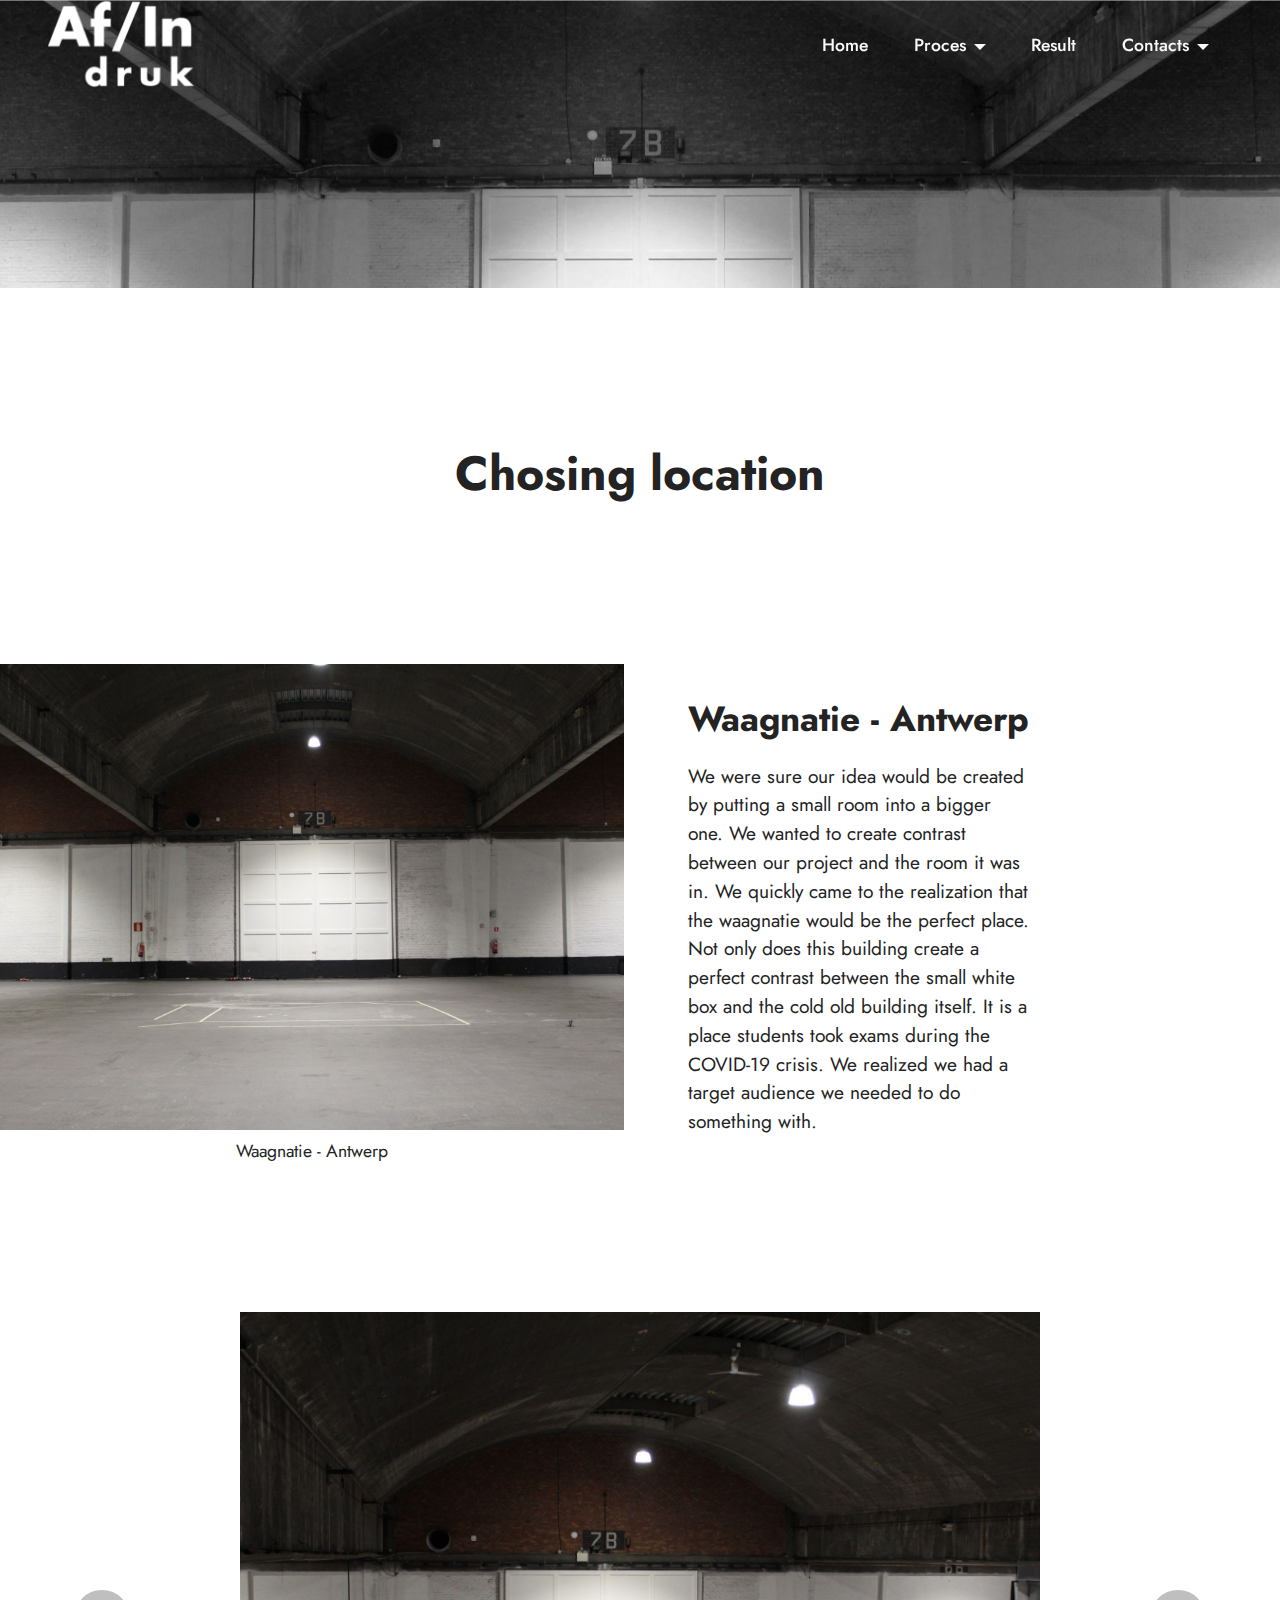
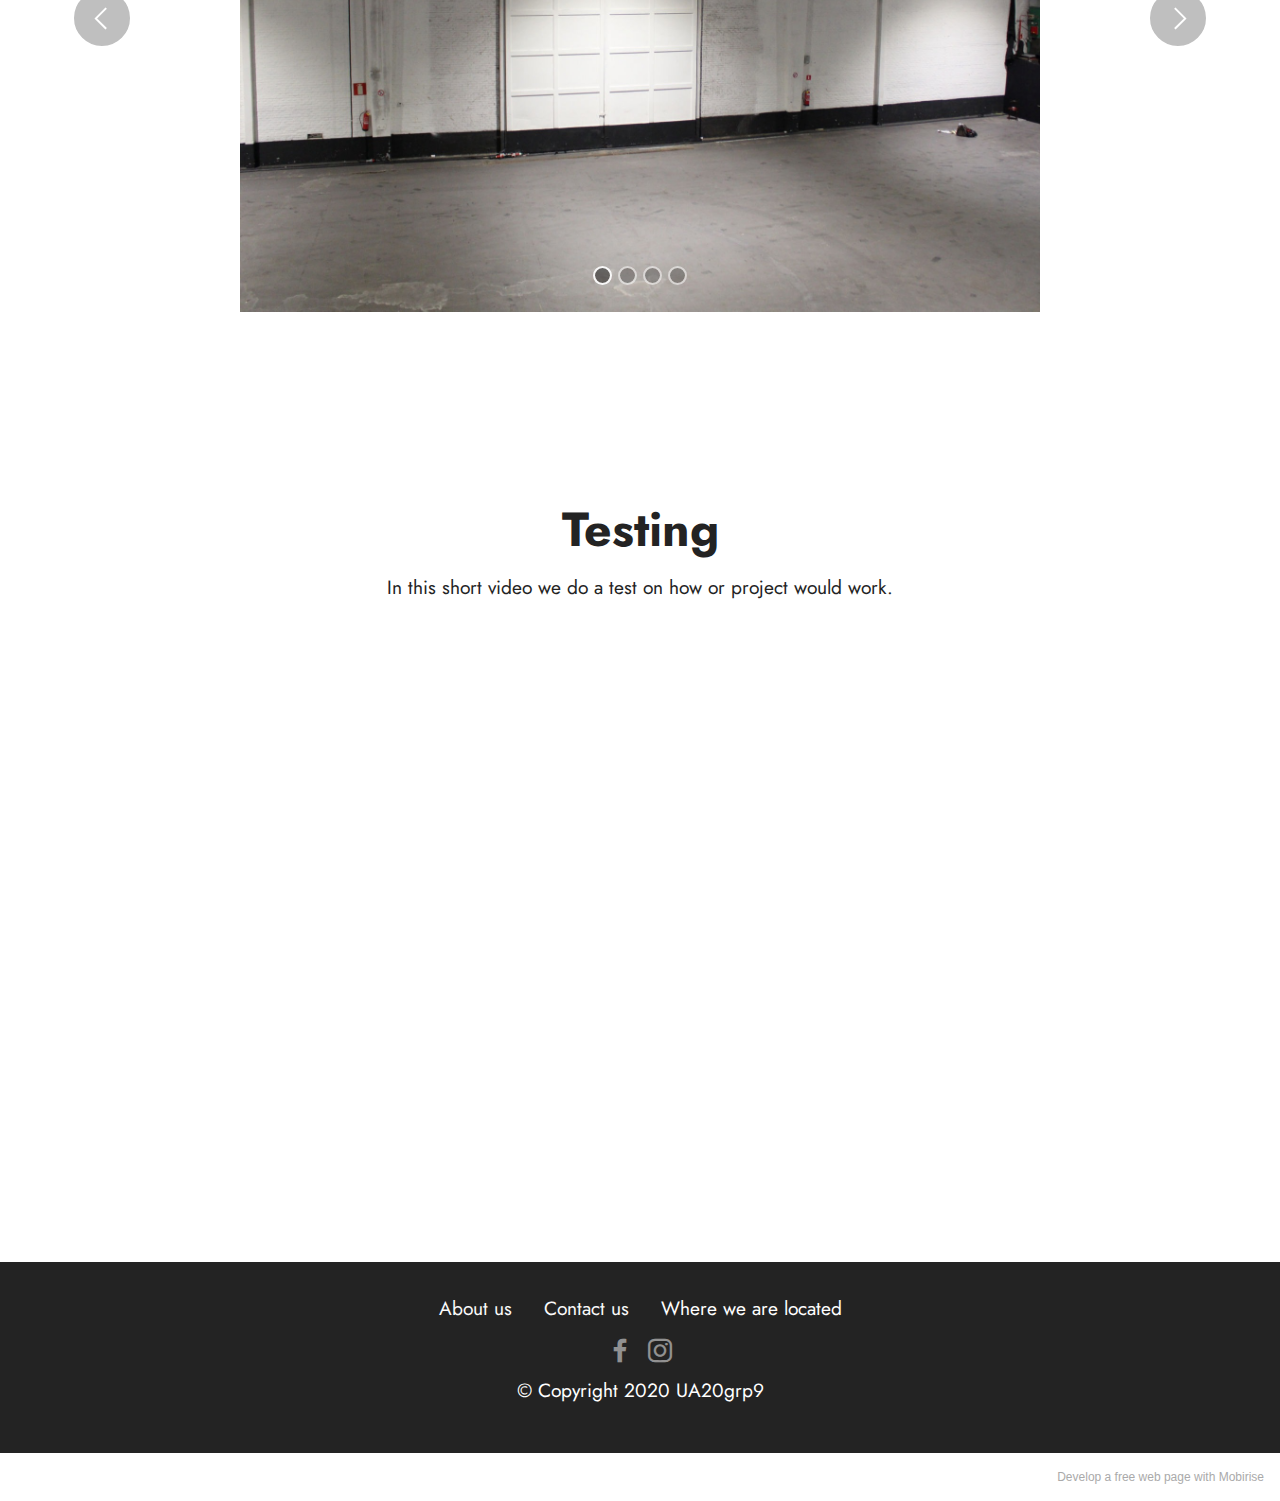
<file: page8.html>
<!DOCTYPE html>
<html  >
<head>
  <!-- Site made with Mobirise Website Builder v5.2.0, https://mobirise.com -->
  <meta charset="UTF-8">
  <meta http-equiv="X-UA-Compatible" content="IE=edge">
  <meta name="generator" content="Mobirise v5.2.0, mobirise.com">
  <meta name="viewport" content="width=device-width, initial-scale=1, minimum-scale=1">
  <link rel="shortcut icon" href="assets/images/middel-1-340x209.png" type="image/x-icon">
  <meta name="description" content="">
  
  
  <title>Finalysing the idea</title>
  <link rel="stylesheet" href="assets/web/assets/mobirise-icons2/mobirise2.css">
  <link rel="stylesheet" href="assets/tether/tether.min.css">
  <link rel="stylesheet" href="assets/bootstrap/css/bootstrap.min.css">
  <link rel="stylesheet" href="assets/bootstrap/css/bootstrap-grid.min.css">
  <link rel="stylesheet" href="assets/bootstrap/css/bootstrap-reboot.min.css">
  <link rel="stylesheet" href="assets/dropdown/css/style.css">
  <link rel="stylesheet" href="assets/socicon/css/styles.css">
  <link rel="stylesheet" href="assets/theme/css/style.css">
  <link rel="preload" as="style" href="assets/mobirise/css/mbr-additional.css"><link rel="stylesheet" href="assets/mobirise/css/mbr-additional.css" type="text/css">
  
  
  
  
</head>
<body>
  
  <section class="menu menu2 cid-shwLE6riYA" once="menu" id="menu2-28">
    
    <nav class="navbar navbar-dropdown navbar-expand-lg">
        <div class="container-fluid">
            <div class="navbar-brand">
                <span class="navbar-logo">
                    <a href="index.html">
                        <img src="assets/images/middel-1-340x209.png" alt="Mobirise" style="height: 5.7rem;">
                    </a>
                </span>
                
            </div>
            <button class="navbar-toggler" type="button" data-toggle="collapse" data-target="#navbarSupportedContent" aria-controls="navbarNavAltMarkup" aria-expanded="false" aria-label="Toggle navigation">
                <div class="hamburger">
                    <span></span>
                    <span></span>
                    <span></span>
                    <span></span>
                </div>
            </button>
            <div class="collapse navbar-collapse" id="navbarSupportedContent">
                <ul class="navbar-nav nav-dropdown nav-right" data-app-modern-menu="true"><li class="nav-item"><a class="nav-link link text-white display-4" href="index.html" aria-expanded="false">Home</a></li><li class="nav-item dropdown"><a class="nav-link link dropdown-toggle text-white display-4" href="#" data-toggle="dropdown-submenu" aria-expanded="false">
                            Proces</a><div class="dropdown-menu"><a class="dropdown-item text-white text-primary display-4" href="page3.html">Brainstorm</a><a class="dropdown-item text-white text-primary display-4" href="page6.html">Inspiration</a><a class="dropdown-item text-white display-4" href="page7.html">First ideas</a><a class="dropdown-item text-white display-4" href="page8.html">Finalysing the idea<br></a></div></li>
                    <li class="nav-item"><a class="nav-link link text-white display-4" href="page1.html">Result</a></li>
                    <li class="nav-item dropdown"><a class="nav-link link dropdown-toggle text-white display-4" href="#" data-toggle="dropdown-submenu" aria-expanded="true">Contacts</a><div class="dropdown-menu"><a class="dropdown-item text-white display-4" href="index.html#team1-15">About us</a><a class="dropdown-item text-white display-4" href="index.html#contacts3-y" aria-expanded="false">Contact us</a><a class="dropdown-item text-white display-4" href="index.html#contacts3-y" aria-expanded="false">Where are we located</a><a class="dropdown-item text-white display-4" href="index.html#share3-z" aria-expanded="false">Follow our work</a></div>
                    </li></ul>
                
                
            </div>
        </div>
    </nav>
</section>

<section class="info3 cid-sizcG3eMZ8 mbr-parallax-background" id="info3-41">

    

    
    <div class="container-fluid">
        <div class="row justify-content-center">
            <div class="card col-12 col-lg-10">
                <div class="card-wrapper">
                    <div class="card-box align-center">
                        
                        
                        
                    </div>
                </div>
            </div>
        </div>
    </div>
</section>

<section class="content4 cid-sj9qoMI4fg" id="content4-4j">
    
    
    <div class="container">
        <div class="row justify-content-center">
            <div class="title col-md-12 col-lg-10">
                <h3 class="mbr-section-title mbr-fonts-style align-center mb-4 display-2">
                    <strong>Chosing location</strong></h3>
                
                
            </div>
        </div>
    </div>
</section>

<section class="image1 cid-sj9ql9GVO3" id="image1-4i">
    

    

    <div>
        <div class="row align-items-center">
            <div class="col-12 col-lg-6">
                <div class="image-wrapper">
                    <img src="assets/images/img-8120-1871x1247.jpeg" alt="Mobirise">
                    <p class="mbr-description mbr-fonts-style pt-2 align-center display-4">
                    Waagnatie - Antwerp</p>
                </div>
            </div>
            <div class="col-12 col-lg-4">
                <div class="text-wrapper">
                    <h3 class="mbr-section-title mbr-fonts-style mb-3 display-5">
                        <strong>Waagnatie - Antwerp</strong></h3>
                    <p class="mbr-text mbr-fonts-style display-7">We were sure our idea would be created by putting a small room into a bigger one. We wanted to create contrast between our project and the room it was in. We quickly came to the realization that the waagnatie would be the perfect place. Not only does this building create a perfect contrast between the small white box and the cold old building itself. It is a place students took exams during the COVID-19 crisis. We realized we had a target audience we needed to do something with.&nbsp;</p>
                </div>
            </div>
        </div>
    </div>
</section>

<section class="slider2 cid-sj9vhGwUY6" id="slider2-4l">
    

    
    <div class="container-fluid">
        <div class="row justify-content-center">
            <div class="col-12 col-md-10 col-lg-12">
                <div class="carousel slide" id="sje7C7Wvl3" data-interval="10000">
                    
                    <ol class="carousel-indicators">
                        <li data-slide-to="0" class="active" data-target="#sje7C7Wvl3"></li>
                        <li data-slide-to="1" data-target="#sje7C7Wvl3"></li>
                        <li data-slide-to="2" data-target="#sje7C7Wvl3"></li><li data-slide-to="3" data-target="#sje7C7Wvl3"></li>
                    </ol>
                    <div class="carousel-inner">
                        
                        <div class="carousel-item slider-image item">
                            <div class="item-wrapper">
                                <img class="d-block w-100" src="assets/images/img-8151-1900x1267.jpeg" data-slide-to="0">
                                
                            </div>
                        </div><div class="carousel-item slider-image item active">
                            <div class="item-wrapper">
                                <img class="d-block w-100" src="assets/images/img-8175-1900x1267.jpeg" data-slide-to="1">
                                
                            </div>
                        </div>
                        <div class="carousel-item slider-image item">
                            <div class="item-wrapper">
                                <img class="d-block w-100" src="assets/images/img-8182-1900x1267.jpeg">
                                
                            </div>
                        </div><div class="carousel-item slider-image item">
                            <div class="item-wrapper">
                                <img class="d-block w-100" src="assets/images/img-8189-1689x1126.jpg">
                                
                            </div>
                        </div>
                    </div>
                    <a class="carousel-control carousel-control-prev" role="button" data-slide="prev" href="#sje7C7Wvl3">
                        <span class="mobi-mbri mobi-mbri-arrow-prev" aria-hidden="true"></span>
                        <span class="sr-only">Previous</span>
                    </a>
                    <a class="carousel-control carousel-control-next" role="button" data-slide="next" href="#sje7C7Wvl3">
                        <span class="mobi-mbri mobi-mbri-arrow-next" aria-hidden="true"></span>
                        <span class="sr-only">Next</span>
                    </a>
                </div>
            </div>
        </div>
    </div>
</section>

<section class="header16 cid-siQXGt93zQ" id="header16-42">

    

    

    <div class="container">
        <div class="row justify-content-center">
            <div class="col-12 col-lg-10">
                <h1 class="mbr-section-title mbr-fonts-style mb-3 display-1">
                    <strong>Testing</strong></h1>
                <p class="mbr-text mbr-fonts-style display-7">
                    In this short video we do a test on how or project would work.</p>
                
                <div class="video-wrapper mt-4"><iframe class="mbr-embedded-video" src="https://www.youtube.com/embed/QJzo0AKPVxQ?rel=0&amp;amp;showinfo=0&amp;autoplay=0&amp;loop=0" width="1280" height="720" frameborder="0" allowfullscreen></iframe></div>
            </div>
        </div>
    </div>
</section>

<section class="footer3 cid-sh4cC7wdd4" once="footers" id="footer3-27">

    

    

    <div class="container">
        <div class="media-container-row align-center mbr-white">
            <div class="row row-links">
                <ul class="foot-menu">
                    
                    
                    
                    
                    
                <li class="foot-menu-item mbr-fonts-style display-7"><a href="index.html#team1-15" class="text-white">About us</a></li><li class="foot-menu-item mbr-fonts-style display-7"><a href="index.html#contacts3-y" class="text-white">Contact us</a></li><li class="foot-menu-item mbr-fonts-style display-7">Where we are located</li></ul>
            </div>
            <div class="row social-row">
                <div class="social-list align-right pb-2">
                    
                    
                    
                    
                    
                    
                <div class="soc-item">
                        <a href="https://www.facebook.com/Afdruk.indruk" target="_blank">
                            <span class="mbr-iconfont mbr-iconfont-social socicon-facebook socicon"></span>
                        </a>
                    </div><div class="soc-item">
                        <a href="https://www.instagram.com/afdruk_indruk/" target="_blank">
                            <span class="mbr-iconfont mbr-iconfont-social socicon-instagram socicon"></span>
                        </a>
                    </div></div>
            </div>
            <div class="row row-copirayt">
                <p class="mbr-text mb-0 mbr-fonts-style mbr-white align-center display-7">&nbsp;© Copyright 2020 UA20grp9&nbsp;</p>
            </div>
        </div>
    </div>
</section><section style="background-color: #fff; font-family: -apple-system, BlinkMacSystemFont, 'Segoe UI', 'Roboto', 'Helvetica Neue', Arial, sans-serif; color:#aaa; font-size:12px; padding: 0; align-items: center; display: flex;"><a href="https://mobirise.site/f" style="flex: 1 1; height: 3rem; padding-left: 1rem;"></a><p style="flex: 0 0 auto; margin:0; padding-right:1rem;">Develop a free web page with <a href="https://mobirise.site/z" style="color:#aaa;">Mobirise</a></p></section><script src="assets/web/assets/jquery/jquery.min.js"></script>  <script src="assets/popper/popper.min.js"></script>  <script src="assets/tether/tether.min.js"></script>  <script src="assets/bootstrap/js/bootstrap.min.js"></script>  <script src="assets/smoothscroll/smooth-scroll.js"></script>  <script src="assets/dropdown/js/nav-dropdown.js"></script>  <script src="assets/dropdown/js/navbar-dropdown.js"></script>  <script src="assets/touchswipe/jquery.touch-swipe.min.js"></script>  <script src="assets/parallax/jarallax.min.js"></script>  <script src="assets/playervimeo/vimeo_player.js"></script>  <script src="assets/theme/js/script.js"></script>  
  
  
</body>
</html>
</file>
<file: assets/web/assets/mobirise-icons2/mobirise2.css>
@font-face {
  font-family: 'Moririse2';
  font-display: swap;
  src:  url('mobirise2.eot?f2bix4');
  src:  url('mobirise2.eot?f2bix4#iefix') format('embedded-opentype'),
    url('mobirise2.ttf?f2bix4') format('truetype'),
    url('mobirise2.woff?f2bix4') format('woff'),
    url('mobirise2.svg?f2bix4#mobirise2') format('svg');
  font-weight: normal;
  font-style: normal;
}

[class^="mobi-"], [class*=" mobi-"] {
  /* use !important to prevent issues with browser extensions that change fonts */
  font-family: 'Moririse2' !important;
  speak: none;
  font-style: normal;
  font-weight: normal;
  font-variant: normal;
  text-transform: none;
  line-height: 1;

  /* Better Font Rendering =========== */
  -webkit-font-smoothing: antialiased;
  -moz-osx-font-smoothing: grayscale;
}

.mobi-mbri-add-submenu:before {
  content: "\e900";
}
.mobi-mbri-alert:before {
  content: "\e901";
}
.mobi-mbri-align-center:before {
  content: "\e902";
}
.mobi-mbri-align-justify:before {
  content: "\e903";
}
.mobi-mbri-align-left:before {
  content: "\e904";
}
.mobi-mbri-align-right:before {
  content: "\e905";
}
.mobi-mbri-android:before {
  content: "\e906";
}
.mobi-mbri-apple:before {
  content: "\e907";
}
.mobi-mbri-arrow-down:before {
  content: "\e908";
}
.mobi-mbri-arrow-next:before {
  content: "\e909";
}
.mobi-mbri-arrow-prev:before {
  content: "\e90a";
}
.mobi-mbri-arrow-up:before {
  content: "\e90b";
}
.mobi-mbri-bold:before {
  content: "\e90c";
}
.mobi-mbri-bookmark:before {
  content: "\e90d";
}
.mobi-mbri-bootstrap:before {
  content: "\e90e";
}
.mobi-mbri-briefcase:before {
  content: "\e90f";
}
.mobi-mbri-browse:before {
  content: "\e910";
}
.mobi-mbri-bulleted-list:before {
  content: "\e911";
}
.mobi-mbri-calendar:before {
  content: "\e912";
}
.mobi-mbri-camera:before {
  content: "\e913";
}
.mobi-mbri-cart-add:before {
  content: "\e914";
}
.mobi-mbri-cart-full:before {
  content: "\e915";
}
.mobi-mbri-cash:before {
  content: "\e916";
}
.mobi-mbri-change-style:before {
  content: "\e917";
}
.mobi-mbri-chat:before {
  content: "\e918";
}
.mobi-mbri-clock:before {
  content: "\e919";
}
.mobi-mbri-close:before {
  content: "\e91a";
}
.mobi-mbri-cloud:before {
  content: "\e91b";
}
.mobi-mbri-code:before {
  content: "\e91c";
}
.mobi-mbri-contact-form:before {
  content: "\e91d";
}
.mobi-mbri-credit-card:before {
  content: "\e91e";
}
.mobi-mbri-cursor-click:before {
  content: "\e91f";
}
.mobi-mbri-cust-feedback:before {
  content: "\e920";
}
.mobi-mbri-database:before {
  content: "\e921";
}
.mobi-mbri-delivery:before {
  content: "\e922";
}
.mobi-mbri-desktop:before {
  content: "\e923";
}
.mobi-mbri-devices:before {
  content: "\e924";
}
.mobi-mbri-down:before {
  content: "\e925";
}
.mobi-mbri-download-2:before {
  content: "\e926";
}
.mobi-mbri-download:before {
  content: "\e927";
}
.mobi-mbri-drag-n-drop-2:before {
  content: "\e928";
}
.mobi-mbri-drag-n-drop:before {
  content: "\e929";
}
.mobi-mbri-edit-2:before {
  content: "\e92a";
}
.mobi-mbri-edit:before {
  content: "\e92b";
}
.mobi-mbri-error:before {
  content: "\e92c";
}
.mobi-mbri-extension:before {
  content: "\e92d";
}
.mobi-mbri-features:before {
  content: "\e92e";
}
.mobi-mbri-file:before {
  content: "\e92f";
}
.mobi-mbri-flag:before {
  content: "\e930";
}
.mobi-mbri-folder:before {
  content: "\e931";
}
.mobi-mbri-gift:before {
  content: "\e932";
}
.mobi-mbri-github:before {
  content: "\e933";
}
.mobi-mbri-globe-2:before {
  content: "\e934";
}
.mobi-mbri-globe:before {
  content: "\e935";
}
.mobi-mbri-growing-chart:before {
  content: "\e936";
}
.mobi-mbri-hearth:before {
  content: "\e937";
}
.mobi-mbri-help:before {
  content: "\e938";
}
.mobi-mbri-home:before {
  content: "\e939";
}
.mobi-mbri-hot-cup:before {
  content: "\e93a";
}
.mobi-mbri-idea:before {
  content: "\e93b";
}
.mobi-mbri-image-gallery:before {
  content: "\e93c";
}
.mobi-mbri-image-slider:before {
  content: "\e93d";
}
.mobi-mbri-info:before {
  content: "\e93e";
}
.mobi-mbri-italic:before {
  content: "\e93f";
}
.mobi-mbri-key:before {
  content: "\e940";
}
.mobi-mbri-laptop:before {
  content: "\e941";
}
.mobi-mbri-layers:before {
  content: "\e942";
}
.mobi-mbri-left-right:before {
  content: "\e943";
}
.mobi-mbri-left:before {
  content: "\e944";
}
.mobi-mbri-letter:before {
  content: "\e945";
}
.mobi-mbri-like:before {
  content: "\e946";
}
.mobi-mbri-link:before {
  content: "\e947";
}
.mobi-mbri-lock:before {
  content: "\e948";
}
.mobi-mbri-login:before {
  content: "\e949";
}
.mobi-mbri-logout:before {
  content: "\e94a";
}
.mobi-mbri-magic-stick:before {
  content: "\e94b";
}
.mobi-mbri-map-pin:before {
  content: "\e94c";
}
.mobi-mbri-menu:before {
  content: "\e94d";
}
.mobi-mbri-mobile-2:before {
  content: "\e94e";
}
.mobi-mbri-mobile-horizontal:before {
  content: "\e94f";
}
.mobi-mbri-mobile:before {
  content: "\e950";
}
.mobi-mbri-mobirise:before {
  content: "\e951";
}
.mobi-mbri-more-horizontal:before {
  content: "\e952";
}
.mobi-mbri-more-vertical:before {
  content: "\e953";
}
.mobi-mbri-music:before {
  content: "\e954";
}
.mobi-mbri-new-file:before {
  content: "\e955";
}
.mobi-mbri-numbered-list:before {
  content: "\e956";
}
.mobi-mbri-opened-folder:before {
  content: "\e957";
}
.mobi-mbri-pages:before {
  content: "\e958";
}
.mobi-mbri-paper-plane:before {
  content: "\e959";
}
.mobi-mbri-paperclip:before {
  content: "\e95a";
}
.mobi-mbri-phone:before {
  content: "\e95b";
}
.mobi-mbri-photo:before {
  content: "\e95c";
}
.mobi-mbri-photos:before {
  content: "\e95d";
}
.mobi-mbri-pin:before {
  content: "\e95e";
}
.mobi-mbri-play:before {
  content: "\e95f";
}
.mobi-mbri-plus:before {
  content: "\e960";
}
.mobi-mbri-preview:before {
  content: "\e961";
}
.mobi-mbri-print:before {
  content: "\e962";
}
.mobi-mbri-protect:before {
  content: "\e963";
}
.mobi-mbri-question:before {
  content: "\e964";
}
.mobi-mbri-quote-left:before {
  content: "\e965";
}
.mobi-mbri-quote-right:before {
  content: "\e966";
}
.mobi-mbri-redo:before {
  content: "\e967";
}
.mobi-mbri-refresh:before {
  content: "\e968";
}
.mobi-mbri-responsive-2:before {
  content: "\e969";
}
.mobi-mbri-responsive:before {
  content: "\e96a";
}
.mobi-mbri-right:before {
  content: "\e96b";
}
.mobi-mbri-rocket:before {
  content: "\e96c";
}
.mobi-mbri-sad-face:before {
  content: "\e96d";
}
.mobi-mbri-sale:before {
  content: "\e96e";
}
.mobi-mbri-save:before {
  content: "\e96f";
}
.mobi-mbri-search:before {
  content: "\e970";
}
.mobi-mbri-setting-2:before {
  content: "\e971";
}
.mobi-mbri-setting-3:before {
  content: "\e972";
}
.mobi-mbri-setting:before {
  content: "\e973";
}
.mobi-mbri-share:before {
  content: "\e974";
}
.mobi-mbri-shopping-bag:before {
  content: "\e975";
}
.mobi-mbri-shopping-basket:before {
  content: "\e976";
}
.mobi-mbri-shopping-cart:before {
  content: "\e977";
}
.mobi-mbri-sites:before {
  content: "\e978";
}
.mobi-mbri-smile-face:before {
  content: "\e979";
}
.mobi-mbri-speed:before {
  content: "\e97a";
}
.mobi-mbri-star:before {
  content: "\e97b";
}
.mobi-mbri-success:before {
  content: "\e97c";
}
.mobi-mbri-sun:before {
  content: "\e97d";
}
.mobi-mbri-sun2:before {
  content: "\e97e";
}
.mobi-mbri-tablet-vertical:before {
  content: "\e97f";
}
.mobi-mbri-tablet:before {
  content: "\e980";
}
.mobi-mbri-target:before {
  content: "\e981";
}
.mobi-mbri-timer:before {
  content: "\e982";
}
.mobi-mbri-to-ftp:before {
  content: "\e983";
}
.mobi-mbri-to-local-drive:before {
  content: "\e984";
}
.mobi-mbri-touch-swipe:before {
  content: "\e985";
}
.mobi-mbri-touch:before {
  content: "\e986";
}
.mobi-mbri-trash:before {
  content: "\e987";
}
.mobi-mbri-underline:before {
  content: "\e988";
}
.mobi-mbri-undo:before {
  content: "\e989";
}
.mobi-mbri-unlink:before {
  content: "\e98a";
}
.mobi-mbri-unlock:before {
  content: "\e98b";
}
.mobi-mbri-up-down:before {
  content: "\e98c";
}
.mobi-mbri-up:before {
  content: "\e98d";
}
.mobi-mbri-update:before {
  content: "\e98e";
}
.mobi-mbri-upload-2:before {
  content: "\e98f";
}
.mobi-mbri-upload:before {
  content: "\e990";
}
.mobi-mbri-user-2:before {
  content: "\e991";
}
.mobi-mbri-user:before {
  content: "\e992";
}
.mobi-mbri-users:before {
  content: "\e993";
}
.mobi-mbri-video-play:before {
  content: "\e994";
}
.mobi-mbri-video:before {
  content: "\e995";
}
.mobi-mbri-watch:before {
  content: "\e996";
}
.mobi-mbri-website-theme-2:before {
  content: "\e997";
}
.mobi-mbri-website-theme:before {
  content: "\e998";
}
.mobi-mbri-wifi:before {
  content: "\e999";
}
.mobi-mbri-windows:before {
  content: "\e99a";
}
.mobi-mbri-zoom-in:before {
  content: "\e99b";
}
.mobi-mbri-zoom-out:before {
  content: "\e99c";
}
</file>
<file: assets/socicon/css/styles.css>
@charset "UTF-8";

@font-face {
  font-family: 'Socicon';
  src:  url('../fonts/socicon.eot');
  src:  url('../fonts/socicon.eot?#iefix') format('embedded-opentype'),
    url('../fonts/socicon.woff2') format('woff2'),
    url('../fonts/socicon.ttf') format('truetype'),
    url('../fonts/socicon.woff') format('woff'),
    url('../fonts/socicon.svg#socicon') format('svg');
  font-weight: normal;
  font-style: normal;
}

[data-icon]:before {
  font-family: "socicon" !important;
  content: attr(data-icon);
  font-style: normal !important;
  font-weight: normal !important;
  font-variant: normal !important;
  text-transform: none !important;
  speak: none;
  line-height: 1;
  -webkit-font-smoothing: antialiased;
  -moz-osx-font-smoothing: grayscale;
}

[class^="socicon-"], [class*=" socicon-"] {
  /* use !important to prevent issues with browser extensions that change fonts */
  font-family: 'Socicon' !important;
  speak: none;
  font-style: normal;
  font-weight: normal;
  font-variant: normal;
  text-transform: none;
  line-height: 1;

  /* Better Font Rendering =========== */
  -webkit-font-smoothing: antialiased;
  -moz-osx-font-smoothing: grayscale;
}

.socicon-eitaa:before {
  content: "\e97c";
}
.socicon-soroush:before {
  content: "\e97d";
}
.socicon-bale:before {
  content: "\e97e";
}
.socicon-zazzle:before {
  content: "\e97b";
}
.socicon-society6:before {
  content: "\e97a";
}
.socicon-redbubble:before {
  content: "\e979";
}
.socicon-avvo:before {
  content: "\e978";
}
.socicon-stitcher:before {
  content: "\e977";
}
.socicon-googlehangouts:before {
  content: "\e974";
}
.socicon-dlive:before {
  content: "\e975";
}
.socicon-vsco:before {
  content: "\e976";
}
.socicon-flipboard:before {
  content: "\e973";
}
.socicon-ubuntu:before {
  content: "\e958";
}
.socicon-artstation:before {
  content: "\e959";
}
.socicon-invision:before {
  content: "\e95a";
}
.socicon-torial:before {
  content: "\e95b";
}
.socicon-collectorz:before {
  content: "\e95c";
}
.socicon-seenthis:before {
  content: "\e95d";
}
.socicon-googleplaymusic:before {
  content: "\e95e";
}
.socicon-debian:before {
  content: "\e95f";
}
.socicon-filmfreeway:before {
  content: "\e960";
}
.socicon-gnome:before {
  content: "\e961";
}
.socicon-itchio:before {
  content: "\e962";
}
.socicon-jamendo:before {
  content: "\e963";
}
.socicon-mix:before {
  content: "\e964";
}
.socicon-sharepoint:before {
  content: "\e965";
}
.socicon-tinder:before {
  content: "\e966";
}
.socicon-windguru:before {
  content: "\e967";
}
.socicon-cdbaby:before {
  content: "\e968";
}
.socicon-elementaryos:before {
  content: "\e969";
}
.socicon-stage32:before {
  content: "\e96a";
}
.socicon-tiktok:before {
  content: "\e96b";
}
.socicon-gitter:before {
  content: "\e96c";
}
.socicon-letterboxd:before {
  content: "\e96d";
}
.socicon-threema:before {
  content: "\e96e";
}
.socicon-splice:before {
  content: "\e96f";
}
.socicon-metapop:before {
  content: "\e970";
}
.socicon-naver:before {
  content: "\e971";
}
.socicon-remote:before {
  content: "\e972";
}
.socicon-internet:before {
  content: "\e957";
}
.socicon-moddb:before {
  content: "\e94b";
}
.socicon-indiedb:before {
  content: "\e94c";
}
.socicon-traxsource:before {
  content: "\e94d";
}
.socicon-gamefor:before {
  content: "\e94e";
}
.socicon-pixiv:before {
  content: "\e94f";
}
.socicon-myanimelist:before {
  content: "\e950";
}
.socicon-blackberry:before {
  content: "\e951";
}
.socicon-wickr:before {
  content: "\e952";
}
.socicon-spip:before {
  content: "\e953";
}
.socicon-napster:before {
  content: "\e954";
}
.socicon-beatport:before {
  content: "\e955";
}
.socicon-hackerone:before {
  content: "\e956";
}
.socicon-hackernews:before {
  content: "\e946";
}
.socicon-smashwords:before {
  content: "\e947";
}
.socicon-kobo:before {
  content: "\e948";
}
.socicon-bookbub:before {
  content: "\e949";
}
.socicon-mailru:before {
  content: "\e94a";
}
.socicon-gitlab:before {
  content: "\e945";
}
.socicon-instructables:before {
  content: "\e944";
}
.socicon-portfolio:before {
  content: "\e943";
}
.socicon-codered:before {
  content: "\e940";
}
.socicon-origin:before {
  content: "\e941";
}
.socicon-nextdoor:before {
  content: "\e942";
}
.socicon-udemy:before {
  content: "\e93f";
}
.socicon-livemaster:before {
  content: "\e93e";
}
.socicon-crunchbase:before {
  content: "\e93b";
}
.socicon-homefy:before {
  content: "\e93c";
}
.socicon-calendly:before {
  content: "\e93d";
}
.socicon-realtor:before {
  content: "\e90f";
}
.socicon-tidal:before {
  content: "\e910";
}
.socicon-qobuz:before {
  content: "\e911";
}
.socicon-natgeo:before {
  content: "\e912";
}
.socicon-mastodon:before {
  content: "\e913";
}
.socicon-unsplash:before {
  content: "\e914";
}
.socicon-homeadvisor:before {
  content: "\e915";
}
.socicon-angieslist:before {
  content: "\e916";
}
.socicon-codepen:before {
  content: "\e917";
}
.socicon-slack:before {
  content: "\e918";
}
.socicon-openaigym:before {
  content: "\e919";
}
.socicon-logmein:before {
  content: "\e91a";
}
.socicon-fiverr:before {
  content: "\e91b";
}
.socicon-gotomeeting:before {
  content: "\e91c";
}
.socicon-aliexpress:before {
  content: "\e91d";
}
.socicon-guru:before {
  content: "\e91e";
}
.socicon-appstore:before {
  content: "\e91f";
}
.socicon-homes:before {
  content: "\e920";
}
.socicon-zoom:before {
  content: "\e921";
}
.socicon-alibaba:before {
  content: "\e922";
}
.socicon-craigslist:before {
  content: "\e923";
}
.socicon-wix:before {
  content: "\e924";
}
.socicon-redfin:before {
  content: "\e925";
}
.socicon-googlecalendar:before {
  content: "\e926";
}
.socicon-shopify:before {
  content: "\e927";
}
.socicon-freelancer:before {
  content: "\e928";
}
.socicon-seedrs:before {
  content: "\e929";
}
.socicon-bing:before {
  content: "\e92a";
}
.socicon-doodle:before {
  content: "\e92b";
}
.socicon-bonanza:before {
  content: "\e92c";
}
.socicon-squarespace:before {
  content: "\e92d";
}
.socicon-toptal:before {
  content: "\e92e";
}
.socicon-gust:before {
  content: "\e92f";
}
.socicon-ask:before {
  content: "\e930";
}
.socicon-trulia:before {
  content: "\e931";
}
.socicon-loomly:before {
  content: "\e932";
}
.socicon-ghost:before {
  content: "\e933";
}
.socicon-upwork:before {
  content: "\e934";
}
.socicon-fundable:before {
  content: "\e935";
}
.socicon-booking:before {
  content: "\e936";
}
.socicon-googlemaps:before {
  content: "\e937";
}
.socicon-zillow:before {
  content: "\e938";
}
.socicon-niconico:before {
  content: "\e939";
}
.socicon-toneden:before {
  content: "\e93a";
}
.socicon-augment:before {
  content: "\e908";
}
.socicon-bitbucket:before {
  content: "\e909";
}
.socicon-fyuse:before {
  content: "\e90a";
}
.socicon-yt-gaming:before {
  content: "\e90b";
}
.socicon-sketchfab:before {
  content: "\e90c";
}
.socicon-mobcrush:before {
  content: "\e90d";
}
.socicon-microsoft:before {
  content: "\e90e";
}
.socicon-pandora:before {
  content: "\e907";
}
.socicon-messenger:before {
  content: "\e906";
}
.socicon-gamewisp:before {
  content: "\e905";
}
.socicon-bloglovin:before {
  content: "\e904";
}
.socicon-tunein:before {
  content: "\e903";
}
.socicon-gamejolt:before {
  content: "\e901";
}
.socicon-trello:before {
  content: "\e902";
}
.socicon-spreadshirt:before {
  content: "\e900";
}
.socicon-500px:before {
  content: "\e000";
}
.socicon-8tracks:before {
  content: "\e001";
}
.socicon-airbnb:before {
  content: "\e002";
}
.socicon-alliance:before {
  content: "\e003";
}
.socicon-amazon:before {
  content: "\e004";
}
.socicon-amplement:before {
  content: "\e005";
}
.socicon-android:before {
  content: "\e006";
}
.socicon-angellist:before {
  content: "\e007";
}
.socicon-apple:before {
  content: "\e008";
}
.socicon-appnet:before {
  content: "\e009";
}
.socicon-baidu:before {
  content: "\e00a";
}
.socicon-bandcamp:before {
  content: "\e00b";
}
.socicon-battlenet:before {
  content: "\e00c";
}
.socicon-mixer:before {
  content: "\e00d";
}
.socicon-bebee:before {
  content: "\e00e";
}
.socicon-bebo:before {
  content: "\e00f";
}
.socicon-behance:before {
  content: "\e010";
}
.socicon-blizzard:before {
  content: "\e011";
}
.socicon-blogger:before {
  content: "\e012";
}
.socicon-buffer:before {
  content: "\e013";
}
.socicon-chrome:before {
  content: "\e014";
}
.socicon-coderwall:before {
  content: "\e015";
}
.socicon-curse:before {
  content: "\e016";
}
.socicon-dailymotion:before {
  content: "\e017";
}
.socicon-deezer:before {
  content: "\e018";
}
.socicon-delicious:before {
  content: "\e019";
}
.socicon-deviantart:before {
  content: "\e01a";
}
.socicon-diablo:before {
  content: "\e01b";
}
.socicon-digg:before {
  content: "\e01c";
}
.socicon-discord:before {
  content: "\e01d";
}
.socicon-disqus:before {
  content: "\e01e";
}
.socicon-douban:before {
  content: "\e01f";
}
.socicon-draugiem:before {
  content: "\e020";
}
.socicon-dribbble:before {
  content: "\e021";
}
.socicon-drupal:before {
  content: "\e022";
}
.socicon-ebay:before {
  content: "\e023";
}
.socicon-ello:before {
  content: "\e024";
}
.socicon-endomodo:before {
  content: "\e025";
}
.socicon-envato:before {
  content: "\e026";
}
.socicon-etsy:before {
  content: "\e027";
}
.socicon-facebook:before {
  content: "\e028";
}
.socicon-feedburner:before {
  content: "\e029";
}
.socicon-filmweb:before {
  content: "\e02a";
}
.socicon-firefox:before {
  content: "\e02b";
}
.socicon-flattr:before {
  content: "\e02c";
}
.socicon-flickr:before {
  content: "\e02d";
}
.socicon-formulr:before {
  content: "\e02e";
}
.socicon-forrst:before {
  content: "\e02f";
}
.socicon-foursquare:before {
  content: "\e030";
}
.socicon-friendfeed:before {
  content: "\e031";
}
.socicon-github:before {
  content: "\e032";
}
.socicon-goodreads:before {
  content: "\e033";
}
.socicon-google:before {
  content: "\e034";
}
.socicon-googlescholar:before {
  content: "\e035";
}
.socicon-googlegroups:before {
  content: "\e036";
}
.socicon-googlephotos:before {
  content: "\e037";
}
.socicon-googleplus:before {
  content: "\e038";
}
.socicon-grooveshark:before {
  content: "\e039";
}
.socicon-hackerrank:before {
  content: "\e03a";
}
.socicon-hearthstone:before {
  content: "\e03b";
}
.socicon-hellocoton:before {
  content: "\e03c";
}
.socicon-heroes:before {
  content: "\e03d";
}
.socicon-smashcast:before {
  content: "\e03e";
}
.socicon-horde:before {
  content: "\e03f";
}
.socicon-houzz:before {
  content: "\e040";
}
.socicon-icq:before {
  content: "\e041";
}
.socicon-identica:before {
  content: "\e042";
}
.socicon-imdb:before {
  content: "\e043";
}
.socicon-instagram:before {
  content: "\e044";
}
.socicon-issuu:before {
  content: "\e045";
}
.socicon-istock:before {
  content: "\e046";
}
.socicon-itunes:before {
  content: "\e047";
}
.socicon-keybase:before {
  content: "\e048";
}
.socicon-lanyrd:before {
  content: "\e049";
}
.socicon-lastfm:before {
  content: "\e04a";
}
.socicon-line:before {
  content: "\e04b";
}
.socicon-linkedin:before {
  content: "\e04c";
}
.socicon-livejournal:before {
  content: "\e04d";
}
.socicon-lyft:before {
  content: "\e04e";
}
.socicon-macos:before {
  content: "\e04f";
}
.socicon-mail:before {
  content: "\e050";
}
.socicon-medium:before {
  content: "\e051";
}
.socicon-meetup:before {
  content: "\e052";
}
.socicon-mixcloud:before {
  content: "\e053";
}
.socicon-modelmayhem:before {
  content: "\e054";
}
.socicon-mumble:before {
  content: "\e055";
}
.socicon-myspace:before {
  content: "\e056";
}
.socicon-newsvine:before {
  content: "\e057";
}
.socicon-nintendo:before {
  content: "\e058";
}
.socicon-npm:before {
  content: "\e059";
}
.socicon-odnoklassniki:before {
  content: "\e05a";
}
.socicon-openid:before {
  content: "\e05b";
}
.socicon-opera:before {
  content: "\e05c";
}
.socicon-outlook:before {
  content: "\e05d";
}
.socicon-overwatch:before {
  content: "\e05e";
}
.socicon-patreon:before {
  content: "\e05f";
}
.socicon-paypal:before {
  content: "\e060";
}
.socicon-periscope:before {
  content: "\e061";
}
.socicon-persona:before {
  content: "\e062";
}
.socicon-pinterest:before {
  content: "\e063";
}
.socicon-play:before {
  content: "\e064";
}
.socicon-player:before {
  content: "\e065";
}
.socicon-playstation:before {
  content: "\e066";
}
.socicon-pocket:before {
  content: "\e067";
}
.socicon-qq:before {
  content: "\e068";
}
.socicon-quora:before {
  content: "\e069";
}
.socicon-raidcall:before {
  content: "\e06a";
}
.socicon-ravelry:before {
  content: "\e06b";
}
.socicon-reddit:before {
  content: "\e06c";
}
.socicon-renren:before {
  content: "\e06d";
}
.socicon-researchgate:before {
  content: "\e06e";
}
.socicon-residentadvisor:before {
  content: "\e06f";
}
.socicon-reverbnation:before {
  content: "\e070";
}
.socicon-rss:before {
  content: "\e071";
}
.socicon-sharethis:before {
  content: "\e072";
}
.socicon-skype:before {
  content: "\e073";
}
.socicon-slideshare:before {
  content: "\e074";
}
.socicon-smugmug:before {
  content: "\e075";
}
.socicon-snapchat:before {
  content: "\e076";
}
.socicon-songkick:before {
  content: "\e077";
}
.socicon-soundcloud:before {
  content: "\e078";
}
.socicon-spotify:before {
  content: "\e079";
}
.socicon-stackexchange:before {
  content: "\e07a";
}
.socicon-stackoverflow:before {
  content: "\e07b";
}
.socicon-starcraft:before {
  content: "\e07c";
}
.socicon-stayfriends:before {
  content: "\e07d";
}
.socicon-steam:before {
  content: "\e07e";
}
.socicon-storehouse:before {
  content: "\e07f";
}
.socicon-strava:before {
  content: "\e080";
}
.socicon-streamjar:before {
  content: "\e081";
}
.socicon-stumbleupon:before {
  content: "\e082";
}
.socicon-swarm:before {
  content: "\e083";
}
.socicon-teamspeak:before {
  content: "\e084";
}
.socicon-teamviewer:before {
  content: "\e085";
}
.socicon-technorati:before {
  content: "\e086";
}
.socicon-telegram:before {
  content: "\e087";
}
.socicon-tripadvisor:before {
  content: "\e088";
}
.socicon-tripit:before {
  content: "\e089";
}
.socicon-triplej:before {
  content: "\e08a";
}
.socicon-tumblr:before {
  content: "\e08b";
}
.socicon-twitch:before {
  content: "\e08c";
}
.socicon-twitter:before {
  content: "\e08d";
}
.socicon-uber:before {
  content: "\e08e";
}
.socicon-ventrilo:before {
  content: "\e08f";
}
.socicon-viadeo:before {
  content: "\e090";
}
.socicon-viber:before {
  content: "\e091";
}
.socicon-viewbug:before {
  content: "\e092";
}
.socicon-vimeo:before {
  content: "\e093";
}
.socicon-vine:before {
  content: "\e094";
}
.socicon-vkontakte:before {
  content: "\e095";
}
.socicon-warcraft:before {
  content: "\e096";
}
.socicon-wechat:before {
  content: "\e097";
}
.socicon-weibo:before {
  content: "\e098";
}
.socicon-whatsapp:before {
  content: "\e099";
}
.socicon-wikipedia:before {
  content: "\e09a";
}
.socicon-windows:before {
  content: "\e09b";
}
.socicon-wordpress:before {
  content: "\e09c";
}
.socicon-wykop:before {
  content: "\e09d";
}
.socicon-xbox:before {
  content: "\e09e";
}
.socicon-xing:before {
  content: "\e09f";
}
.socicon-yahoo:before {
  content: "\e0a0";
}
.socicon-yammer:before {
  content: "\e0a1";
}
.socicon-yandex:before {
  content: "\e0a2";
}
.socicon-yelp:before {
  content: "\e0a3";
}
.socicon-younow:before {
  content: "\e0a4";
}
.socicon-youtube:before {
  content: "\e0a5";
}
.socicon-zapier:before {
  content: "\e0a6";
}
.socicon-zerply:before {
  content: "\e0a7";
}
.socicon-zomato:before {
  content: "\e0a8";
}
.socicon-zynga:before {
  content: "\e0a9";
}
</file>
<file: assets/dropdown/css/style.css>
.navbar-dropdown {
  left: 0;
  padding: 0;
  position: absolute;
  right: 0;
  top: 0;
  transition: all 0.45s ease;
  z-index: 1030;
  background: #282828; }
  .navbar-dropdown .navbar-logo {
    margin-right: 0.8rem;
    transition: margin 0.3s ease-in-out;
    vertical-align: middle; }
    .navbar-dropdown .navbar-logo img {
      height: 3.125rem;
      transition: all 0.3s ease-in-out; }
    .navbar-dropdown .navbar-logo.mbr-iconfont {
      font-size: 3.125rem;
      line-height: 3.125rem; }
  .navbar-dropdown .navbar-caption {
    font-weight: 700;
    white-space: normal;
    vertical-align: -4px;
    line-height: 3.125rem !important; }
    .navbar-dropdown .navbar-caption, .navbar-dropdown .navbar-caption:hover {
      color: inherit;
      text-decoration: none; }
  .navbar-dropdown .mbr-iconfont + .navbar-caption {
    vertical-align: -1px; }
  .navbar-dropdown.navbar-fixed-top {
    position: fixed; }
  .navbar-dropdown .navbar-brand span {
    vertical-align: -4px; }
  .navbar-dropdown.bg-color.transparent {
    background: none; }
  .navbar-dropdown.navbar-short .navbar-brand {
    padding: 0.625rem 0; }
    .navbar-dropdown.navbar-short .navbar-brand span {
      vertical-align: -1px; }
  .navbar-dropdown.navbar-short .navbar-caption {
    line-height: 2.375rem !important;
    vertical-align: -2px; }
  .navbar-dropdown.navbar-short .navbar-logo {
    margin-right: 0.5rem; }
    .navbar-dropdown.navbar-short .navbar-logo img {
      height: 2.375rem; }
    .navbar-dropdown.navbar-short .navbar-logo.mbr-iconfont {
      font-size: 2.375rem;
      line-height: 2.375rem; }
  .navbar-dropdown.navbar-short .mbr-table-cell {
    height: 3.625rem; }
  .navbar-dropdown .navbar-close {
    left: 0.6875rem;
    position: fixed;
    top: 0.75rem;
    z-index: 1000; }
  .navbar-dropdown .hamburger-icon {
    content: "";
    display: inline-block;
    vertical-align: middle;
    width: 16px;
    -webkit-box-shadow: 0 -6px 0 1px #282828,0 0 0 1px #282828,0 6px 0 1px #282828;
    -moz-box-shadow: 0 -6px 0 1px #282828,0 0 0 1px #282828,0 6px 0 1px #282828;
    box-shadow: 0 -6px 0 1px #282828,0 0 0 1px #282828,0 6px 0 1px #282828; }

.dropdown-menu .dropdown-toggle[data-toggle="dropdown-submenu"]::after {
  border-bottom: 0.35em solid transparent;
  border-left: 0.35em solid;
  border-right: 0;
  border-top: 0.35em solid transparent;
  margin-left: 0.3rem; }

.dropdown-menu .dropdown-item:focus {
  outline: 0; }

.nav-dropdown {
  font-size: 0.75rem;
  font-weight: 500;
  height: auto !important; }
  .nav-dropdown .nav-btn {
    padding-left: 1rem; }
  .nav-dropdown .link {
    margin: .667em 1.667em;
    font-weight: 500;
    padding: 0;
    transition: color .2s ease-in-out; }
    .nav-dropdown .link.dropdown-toggle {
      margin-right: 2.583em; }
      .nav-dropdown .link.dropdown-toggle::after {
        margin-left: .25rem;
        border-top: 0.35em solid;
        border-right: 0.35em solid transparent;
        border-left: 0.35em solid transparent;
        border-bottom: 0; }
      .nav-dropdown .link.dropdown-toggle[aria-expanded="true"] {
        margin: 0;
        padding: 0.667em 3.263em  0.667em 1.667em; }
  .nav-dropdown .link::after,
  .nav-dropdown .dropdown-item::after {
    color: inherit; }
  .nav-dropdown .btn {
    font-size: 0.75rem;
    font-weight: 700;
    letter-spacing: 0;
    margin-bottom: 0;
    padding-left: 1.25rem;
    padding-right: 1.25rem; }
  .nav-dropdown .dropdown-menu {
    border-radius: 0;
    border: 0;
    left: 0;
    margin: 0;
    padding-bottom: 1.25rem;
    padding-top: 1.25rem;
    position: relative; }
  .nav-dropdown .dropdown-submenu {
    margin-left: 0.125rem;
    top: 0; }
  .nav-dropdown .dropdown-item {
    font-weight: 500;
    line-height: 2;
    padding: 0.3846em 4.615em 0.3846em 1.5385em;
    position: relative;
    transition: color .2s ease-in-out, background-color .2s ease-in-out; }
    .nav-dropdown .dropdown-item::after {
      margin-top: -0.3077em;
      position: absolute;
      right: 1.1538em;
      top: 50%; }
    .nav-dropdown .dropdown-item:focus, .nav-dropdown .dropdown-item:hover {
      background: none; }

@media (max-width: 767px) {
  .nav-dropdown.navbar-toggleable-sm {
    bottom: 0;
    display: none;
    left: 0;
    overflow-x: hidden;
    position: fixed;
    top: 0;
    transform: translateX(-100%);
    -ms-transform: translateX(-100%);
    -webkit-transform: translateX(-100%);
    width: 18.75rem;
    z-index: 999; } }
.nav-dropdown.navbar-toggleable-xl {
  bottom: 0;
  display: none;
  left: 0;
  overflow-x: hidden;
  position: fixed;
  top: 0;
  transform: translateX(-100%);
  -ms-transform: translateX(-100%);
  -webkit-transform: translateX(-100%);
  width: 18.75rem;
  z-index: 999; }

.nav-dropdown-sm {
  display: block !important;
  overflow-x: hidden;
  overflow: auto;
  padding-top: 3.875rem; }
  .nav-dropdown-sm::after {
    content: "";
    display: block;
    height: 3rem;
    width: 100%; }
  .nav-dropdown-sm.collapse.in ~ .navbar-close {
    display: block !important; }
  .nav-dropdown-sm.collapsing, .nav-dropdown-sm.collapse.in {
    transform: translateX(0);
    -ms-transform: translateX(0);
    -webkit-transform: translateX(0);
    transition: all 0.25s ease-out;
    -webkit-transition: all 0.25s ease-out;
    background: #282828; }
  .nav-dropdown-sm.collapsing[aria-expanded="false"] {
    transform: translateX(-100%);
    -ms-transform: translateX(-100%);
    -webkit-transform: translateX(-100%); }
  .nav-dropdown-sm .nav-item {
    display: block;
    margin-left: 0 !important;
    padding-left: 0; }
  .nav-dropdown-sm .link,
  .nav-dropdown-sm .dropdown-item {
    border-top: 1px dotted rgba(255, 255, 255, 0.1);
    font-size: 0.8125rem;
    line-height: 1.6;
    margin: 0 !important;
    padding: 0.875rem 2.4rem 0.875rem 1.5625rem !important;
    position: relative;
    white-space: normal; }
    .nav-dropdown-sm .link:focus, .nav-dropdown-sm .link:hover,
    .nav-dropdown-sm .dropdown-item:focus,
    .nav-dropdown-sm .dropdown-item:hover {
      background: rgba(0, 0, 0, 0.2) !important;
      color: #c0a375; }
  .nav-dropdown-sm .nav-btn {
    position: relative;
    padding: 1.5625rem 1.5625rem 0 1.5625rem; }
    .nav-dropdown-sm .nav-btn::before {
      border-top: 1px dotted rgba(255, 255, 255, 0.1);
      content: "";
      left: 0;
      position: absolute;
      top: 0;
      width: 100%; }
    .nav-dropdown-sm .nav-btn + .nav-btn {
      padding-top: 0.625rem; }
      .nav-dropdown-sm .nav-btn + .nav-btn::before {
        display: none; }
  .nav-dropdown-sm .btn {
    padding: 0.625rem 0; }
  .nav-dropdown-sm .dropdown-toggle[data-toggle="dropdown-submenu"]::after {
    margin-left: .25rem;
    border-top: 0.35em solid;
    border-right: 0.35em solid transparent;
    border-left: 0.35em solid transparent;
    border-bottom: 0; }
  .nav-dropdown-sm .dropdown-toggle[data-toggle="dropdown-submenu"][aria-expanded="true"]::after {
    border-top: 0;
    border-right: 0.35em solid transparent;
    border-left: 0.35em solid transparent;
    border-bottom: 0.35em solid; }
  .nav-dropdown-sm .dropdown-menu {
    margin: 0;
    padding: 0;
    position: relative;
    top: 0;
    left: 0;
    width: 100%;
    border: 0;
    float: none;
    border-radius: 0;
    background: none; }
  .nav-dropdown-sm .dropdown-submenu {
    left: 100%;
    margin-left: 0.125rem;
    margin-top: -1.25rem;
    top: 0; }

.navbar-toggleable-sm .nav-dropdown .dropdown-menu {
  position: absolute; }

.navbar-toggleable-sm .nav-dropdown .dropdown-submenu {
  left: 100%;
  margin-left: 0.125rem;
  margin-top: -1.25rem;
  top: 0; }

.navbar-toggleable-sm.opened .nav-dropdown .dropdown-menu {
  position: relative; }

.navbar-toggleable-sm.opened .nav-dropdown .dropdown-submenu {
  left: 0;
  margin-left: 00rem;
  margin-top: 0rem;
  top: 0; }

.is-builder .nav-dropdown.collapsing {
  transition: none !important; }

/*# sourceMappingURL=style.css.map */
</file>
<file: assets/theme/css/style.css>
section {
  background-color: #ffffff;
}

body {
  font-style: normal;
  line-height: 1.5;
  font-weight: 400;
  color: #232323;
  position: relative;
}

section,
.container,
.container-fluid {
  position: relative;
  word-wrap: break-word;
}

a.mbr-iconfont:hover {
  text-decoration: none;
}

.article .lead p,
.article .lead ul,
.article .lead ol,
.article .lead pre,
.article .lead blockquote {
  margin-bottom: 0;
}

a {
  font-style: normal;
  font-weight: 400;
  cursor: pointer;
}

a, a:hover {
  text-decoration: none;
}

.mbr-section-title {
  font-style: normal;
  line-height: 1.3;
}

.mbr-section-subtitle {
  line-height: 1.3;
}

.mbr-text {
  font-style: normal;
  line-height: 1.7;
}

h1,
h2,
h3,
h4,
h5,
h6,
.display-1,
.display-2,
.display-4,
.display-5,
.display-7,
span,
p,
a {
  line-height: 1;
  word-break: break-word;
  word-wrap: break-word;
  font-weight: 400;
}

b,
strong {
  font-weight: bold;
}

input:-webkit-autofill, input:-webkit-autofill:hover, input:-webkit-autofill:focus, input:-webkit-autofill:active {
  -webkit-transition-delay: 9999s;
          transition-delay: 9999s;
  -webkit-transition-property: background-color, color;
  transition-property: background-color, color;
}

textarea[type="hidden"] {
  display: none;
}

section {
  background-position: 50% 50%;
  background-repeat: no-repeat;
  background-size: cover;
}

section .mbr-background-video,
section .mbr-background-video-preview {
  position: absolute;
  bottom: 0;
  left: 0;
  right: 0;
  top: 0;
}

.hidden {
  visibility: hidden;
}

.mbr-z-index20 {
  z-index: 20;
}

/*! Base colors */
.mbr-white {
  color: #ffffff;
}

.mbr-black {
  color: #111111;
}

.mbr-bg-white {
  background-color: #ffffff;
}

.mbr-bg-black {
  background-color: #000000;
}

/*! Text-aligns */
.align-left {
  text-align: left;
}

.align-center {
  text-align: center;
}

.align-right {
  text-align: right;
}

/*! Font-weight  */
.mbr-light {
  font-weight: 300;
}

.mbr-regular {
  font-weight: 400;
}

.mbr-semibold {
  font-weight: 500;
}

.mbr-bold {
  font-weight: 700;
}

/*! Media  */
.media-content {
  -ms-flex-preferred-size: 100%;
      flex-basis: 100%;
}

.media-container-row {
  display: -webkit-box;
  display: -ms-flexbox;
  display: flex;
  -webkit-box-orient: horizontal;
  -webkit-box-direction: normal;
      -ms-flex-direction: row;
          flex-direction: row;
  -ms-flex-wrap: wrap;
      flex-wrap: wrap;
  -webkit-box-pack: center;
      -ms-flex-pack: center;
          justify-content: center;
  -ms-flex-line-pack: center;
      align-content: center;
  -webkit-box-align: start;
      -ms-flex-align: start;
          align-items: start;
}

.media-container-row .media-size-item {
  width: 400px;
}

.media-container-column {
  display: -webkit-box;
  display: -ms-flexbox;
  display: flex;
  -webkit-box-orient: vertical;
  -webkit-box-direction: normal;
      -ms-flex-direction: column;
          flex-direction: column;
  -ms-flex-wrap: wrap;
      flex-wrap: wrap;
  -webkit-box-pack: center;
      -ms-flex-pack: center;
          justify-content: center;
  -ms-flex-line-pack: center;
      align-content: center;
  -webkit-box-align: stretch;
      -ms-flex-align: stretch;
          align-items: stretch;
}

.media-container-column > * {
  width: 100%;
}

@media (min-width: 992px) {
  .media-container-row {
    -ms-flex-wrap: nowrap;
        flex-wrap: nowrap;
  }
}

figure {
  margin-bottom: 0;
  overflow: hidden;
}

figure[mbr-media-size] {
  -webkit-transition: width 0.1s;
  transition: width 0.1s;
}

img,
iframe {
  display: block;
  width: 100%;
}

.card {
  background-color: transparent;
  border: none;
}

.card-box {
  width: 100%;
}

.card-img {
  text-align: center;
  -ms-flex-negative: 0;
      flex-shrink: 0;
  -webkit-flex-shrink: 0;
}

.media {
  max-width: 100%;
  margin: 0 auto;
}

.mbr-figure {
  -ms-flex-item-align: center;
      -ms-grid-row-align: center;
      align-self: center;
}

.media-container > div {
  max-width: 100%;
}

.mbr-figure img,
.card-img img {
  width: 100%;
}

@media (max-width: 991px) {
  .media-size-item {
    width: auto !important;
  }
  .media {
    width: auto;
  }
  .mbr-figure {
    width: 100% !important;
  }
}

/*! Buttons */
.mbr-section-btn {
  margin-left: -0.6rem;
  margin-right: -0.6rem;
  font-size: 0;
}

.btn {
  font-weight: 600;
  border-width: 1px;
  font-style: normal;
  margin: 0.6rem 0.6rem;
  white-space: normal;
  -webkit-transition: all 0.2s ease-in-out;
  transition: all 0.2s ease-in-out;
  display: -webkit-inline-box;
  display: -ms-inline-flexbox;
  display: inline-flex;
  -webkit-box-align: center;
      -ms-flex-align: center;
          align-items: center;
  -webkit-box-pack: center;
      -ms-flex-pack: center;
          justify-content: center;
  word-break: break-word;
}

.btn-sm {
  font-weight: 600;
  letter-spacing: 0px;
  -webkit-transition: all 0.3s ease-in-out;
  transition: all 0.3s ease-in-out;
}

.btn-md {
  font-weight: 600;
  letter-spacing: 0px;
  -webkit-transition: all 0.3s ease-in-out;
  transition: all 0.3s ease-in-out;
}

.btn-lg {
  font-weight: 600;
  letter-spacing: 0px;
  -webkit-transition: all 0.3s ease-in-out;
  transition: all 0.3s ease-in-out;
}

.btn-form {
  margin: 0;
}

.btn-form:hover {
  cursor: pointer;
}

nav .mbr-section-btn {
  margin-left: 0rem;
  margin-right: 0rem;
}

/*! Btn icon margin */
.btn .mbr-iconfont,
.btn.btn-sm .mbr-iconfont {
  -webkit-box-ordinal-group: 2;
      -ms-flex-order: 1;
          order: 1;
  cursor: pointer;
  margin-left: 0.5rem;
  vertical-align: sub;
}

.btn.btn-md .mbr-iconfont,
.btn.btn-md .mbr-iconfont {
  margin-left: 0.8rem;
}

.mbr-regular {
  font-weight: 400;
}

.mbr-semibold {
  font-weight: 500;
}

.mbr-bold {
  font-weight: 700;
}

[type="submit"] {
  -webkit-appearance: none;
}

/*! Full-screen */
.mbr-fullscreen .mbr-overlay {
  min-height: 100vh;
}

.mbr-fullscreen {
  display: -webkit-box;
  display: -ms-flexbox;
  display: flex;
  display: -moz-flex;
  display: -ms-flex;
  display: -o-flex;
  -webkit-box-align: center;
      -ms-flex-align: center;
          align-items: center;
  min-height: 100vh;
  padding-top: 3rem;
  padding-bottom: 3rem;
}

/*! Map */
.map {
  height: 25rem;
  position: relative;
}

.map iframe {
  width: 100%;
  height: 100%;
}

/*! Scroll to top arrow */
.mbr-arrow-up {
  bottom: 25px;
  right: 90px;
  position: fixed;
  text-align: right;
  z-index: 5000;
  color: #ffffff;
  font-size: 22px;
}

.mbr-arrow-up a {
  background: rgba(0, 0, 0, 0.2);
  border-radius: 50%;
  color: #fff;
  display: inline-block;
  height: 60px;
  width: 60px;
  border: 2px solid #fff;
  outline-style: none !important;
  position: relative;
  text-decoration: none;
  -webkit-transition: all 0.3s ease-in-out;
  transition: all 0.3s ease-in-out;
  cursor: pointer;
  text-align: center;
}

.mbr-arrow-up a:hover {
  background-color: rgba(0, 0, 0, 0.4);
}

.mbr-arrow-up a i {
  line-height: 60px;
}

.mbr-arrow-up-icon {
  display: block;
  color: #fff;
}

.mbr-arrow-up-icon::before {
  content: "\203a";
  display: inline-block;
  font-family: serif;
  font-size: 22px;
  line-height: 1;
  font-style: normal;
  position: relative;
  top: 6px;
  left: -4px;
  -webkit-transform: rotate(-90deg);
          transform: rotate(-90deg);
}

/*! Arrow Down */
.mbr-arrow {
  position: absolute;
  bottom: 45px;
  left: 50%;
  width: 60px;
  height: 60px;
  cursor: pointer;
  background-color: rgba(80, 80, 80, 0.5);
  border-radius: 50%;
  -webkit-transform: translateX(-50%);
          transform: translateX(-50%);
}

@media (max-width: 767px) {
  .mbr-arrow {
    display: none;
  }
}

.mbr-arrow > a {
  display: inline-block;
  text-decoration: none;
  outline-style: none;
  -webkit-animation: arrowdown 1.7s ease-in-out infinite;
          animation: arrowdown 1.7s ease-in-out infinite;
  color: #ffffff;
}

.mbr-arrow > a > i {
  position: absolute;
  top: -2px;
  left: 15px;
  font-size: 2rem;
}

#scrollToTop a i::before {
  content: "";
  position: absolute;
  display: block;
  border-bottom: 2.5px solid #fff;
  border-left: 2.5px solid #fff;
  width: 27.8%;
  height: 27.8%;
  left: 50%;
  top: 50%;
  -webkit-transform: rotate(135deg);
  transform: translateY(-30%) translateX(-50%) rotate(135deg);
}

@keyframes arrowdown {
  0% {
    -webkit-transform: translateY(0px);
            transform: translateY(0px);
  }
  50% {
    -webkit-transform: translateY(-5px);
            transform: translateY(-5px);
  }
  100% {
    -webkit-transform: translateY(0px);
            transform: translateY(0px);
  }
}

@-webkit-keyframes arrowdown {
  0% {
    -webkit-transform: translateY(0px);
            transform: translateY(0px);
  }
  50% {
    -webkit-transform: translateY(-5px);
            transform: translateY(-5px);
  }
  100% {
    -webkit-transform: translateY(0px);
            transform: translateY(0px);
  }
}

@media (max-width: 500px) {
  .mbr-arrow-up {
    left: 50%;
    right: auto;
  }
}

/*Gradients animation*/
@keyframes gradient-animation {
  from {
    background-position: 0% 100%;
    -webkit-animation-timing-function: ease-in-out;
            animation-timing-function: ease-in-out;
  }
  to {
    background-position: 100% 0%;
    -webkit-animation-timing-function: ease-in-out;
            animation-timing-function: ease-in-out;
  }
}

@-webkit-keyframes gradient-animation {
  from {
    background-position: 0% 100%;
    -webkit-animation-timing-function: ease-in-out;
            animation-timing-function: ease-in-out;
  }
  to {
    background-position: 100% 0%;
    -webkit-animation-timing-function: ease-in-out;
            animation-timing-function: ease-in-out;
  }
}

.bg-gradient {
  background-size: 200% 200%;
  animation: gradient-animation 5s infinite alternate;
  -webkit-animation: gradient-animation 5s infinite alternate;
}

.menu .navbar-brand {
  display: -webkit-flex;
}

.menu .navbar-brand span {
  display: -webkit-box;
  display: -ms-flexbox;
  display: flex;
  display: -webkit-flex;
}

.menu .navbar-brand .navbar-caption-wrap {
  display: -webkit-flex;
}

.menu .navbar-brand .navbar-logo img {
  display: -webkit-flex;
}

@media (min-width: 768px) and (max-width: 991px) {
  .menu .navbar-toggleable-sm .navbar-nav {
    display: -webkit-box;
    display: -ms-flexbox;
  }
}

@media (max-width: 991px) {
  .menu .navbar-collapse {
    max-height: 93.5vh;
  }
  .menu .navbar-collapse.show {
    overflow: auto;
  }
}

@media (min-width: 992px) {
  .menu .navbar-nav.nav-dropdown {
    display: -webkit-flex;
  }
  .menu .navbar-toggleable-sm .navbar-collapse {
    display: -webkit-flex !important;
  }
  .menu .collapsed .navbar-collapse {
    max-height: 93.5vh;
  }
  .menu .collapsed .navbar-collapse.show {
    overflow: auto;
  }
}

@media (max-width: 767px) {
  .menu .navbar-collapse {
    max-height: 80vh;
  }
}

.nav-link .mbr-iconfont {
  margin-right: .5rem;
}

.navbar {
  display: -webkit-flex;
  -webkit-flex-wrap: wrap;
  -webkit-align-items: center;
  -webkit-justify-content: space-between;
}

.navbar-collapse {
  -webkit-flex-basis: 100%;
  -webkit-flex-grow: 1;
  -webkit-align-items: center;
}

.nav-dropdown .link {
  padding: 0.667em 1.667em !important;
  margin: 0 !important;
}

.nav {
  display: -webkit-flex;
  -webkit-flex-wrap: wrap;
}

.row {
  display: -webkit-flex;
  -webkit-flex-wrap: wrap;
}

.justify-content-center {
  -webkit-justify-content: center;
}

.form-inline {
  display: -webkit-flex;
}

.card-wrapper {
  -webkit-flex: 1;
}

.carousel-control {
  z-index: 10;
  display: -webkit-flex;
}

.carousel-controls {
  display: -webkit-flex;
}

.media {
  display: -webkit-flex;
}

.form-group:focus {
  outline: none;
}

.jq-selectbox__select {
  padding: 7px 0;
  position: relative;
}

.jq-selectbox__dropdown {
  overflow: hidden;
  border-radius: 10px;
  position: absolute;
  top: 100%;
  left: 0 !important;
  width: 100% !important;
}

.jq-selectbox__trigger-arrow {
  right: 0;
  -webkit-transform: translateY(-50%);
          transform: translateY(-50%);
}

.jq-selectbox li {
  padding: 1.07em 0.5em;
}

input[type="range"] {
  padding-left: 0 !important;
  padding-right: 0 !important;
}

.modal-dialog,
.modal-content {
  height: 100%;
}

.modal-dialog .carousel-inner {
  height: calc(100vh - 1.75rem);
}

@media (max-width: 575px) {
  .modal-dialog .carousel-inner {
    height: calc(100vh - 1rem);
  }
}

.carousel-item {
  text-align: center;
}

.carousel-item img {
  margin: auto;
}

.navbar-toggler {
  -webkit-align-self: flex-start;
  -ms-flex-item-align: start;
  align-self: flex-start;
  padding: 0.25rem 0.75rem;
  font-size: 1.25rem;
  line-height: 1;
  background: transparent;
  border: 1px solid transparent;
  border-radius: 0.25rem;
}

.navbar-toggler:focus,
.navbar-toggler:hover {
  text-decoration: none;
}

.navbar-toggler-icon {
  display: inline-block;
  width: 1.5em;
  height: 1.5em;
  vertical-align: middle;
  content: "";
  background: no-repeat center center;
  background-size: 100% 100%;
}

.navbar-toggler-left {
  position: absolute;
  left: 1rem;
}

.navbar-toggler-right {
  position: absolute;
  right: 1rem;
}

.card-img {
  width: auto;
}

.menu .navbar.collapsed:not(.beta-menu) {
  -webkit-box-orient: vertical;
  -webkit-box-direction: normal;
      -ms-flex-direction: column;
          flex-direction: column;
}

.carousel-item.active,
.carousel-item-next,
.carousel-item-prev {
  display: -webkit-box;
  display: -ms-flexbox;
  display: flex;
}

.note-air-layout .dropup .dropdown-menu,
.note-air-layout .navbar-fixed-bottom .dropdown .dropdown-menu {
  bottom: initial !important;
}

html,
body {
  height: auto;
  min-height: 100vh;
}

.dropup .dropdown-toggle::after {
  display: none;
}

.form-asterisk {
  font-family: initial;
  position: absolute;
  top: -2px;
  font-weight: normal;
}

.form-control-label {
  position: relative;
  cursor: pointer;
  margin-bottom: 0.357em;
  padding: 0;
}

.alert {
  color: #ffffff;
  border-radius: 0;
  border: 0;
  font-size: 1.1rem;
  line-height: 1.5;
  margin-bottom: 1.875rem;
  padding: 1.25rem;
  position: relative;
  text-align: center;
}

.alert.alert-form::after {
  background-color: inherit;
  bottom: -7px;
  content: "";
  display: block;
  height: 14px;
  left: 50%;
  margin-left: -7px;
  position: absolute;
  -webkit-transform: rotate(45deg);
          transform: rotate(45deg);
  width: 14px;
}

.form-control {
  background-color: #ffffff;
  background-clip: border-box;
  color: #232323;
  line-height: 1rem !important;
  height: auto;
  padding: 0.6rem 1.2rem;
  -webkit-transition: border-color 0.25s ease 0s;
  transition: border-color 0.25s ease 0s;
  border: 1px solid transparent !important;
  border-radius: 4px;
  -webkit-box-shadow: rgba(0, 0, 0, 0.07) 0px 1px 1px 0px, rgba(0, 0, 0, 0.07) 0px 1px 3px 0px, rgba(0, 0, 0, 0.03) 0px 0px 0px 1px;
          box-shadow: rgba(0, 0, 0, 0.07) 0px 1px 1px 0px, rgba(0, 0, 0, 0.07) 0px 1px 3px 0px, rgba(0, 0, 0, 0.03) 0px 0px 0px 1px;
}

.form-active .form-control:invalid {
  border-color: red;
}

form .row {
  margin-left: -0.6rem;
  margin-right: -0.6rem;
}

form .row [class*="col"] {
  padding-left: 0.6rem;
  padding-right: 0.6rem;
}

form .mbr-section-btn {
  margin: 0;
  padding-left: 0.6rem;
  padding-right: 0.6rem;
}

form .btn {
  display: -webkit-box;
  display: -ms-flexbox;
  display: flex;
  padding: 0.6rem 1.2rem;
  margin: 0;
}

form .form-check-input {
  margin-top: .5;
}

textarea.form-control {
  line-height: 1.5rem !important;
}

.form-group {
  margin-bottom: 1.2rem;
}

.form-control,
form .btn {
  min-height: 48px;
}

.gdpr-block label span.textGDPR input[name='gdpr'] {
  top: 7px;
}

.form-control:focus {
  -webkit-box-shadow: none;
          box-shadow: none;
}

:focus {
  outline: none;
}

.mbr-overlay {
  background-color: #000;
  bottom: 0;
  left: 0;
  opacity: 0.5;
  position: absolute;
  right: 0;
  top: 0;
  z-index: 0;
  pointer-events: none;
}

blockquote {
  font-style: italic;
  padding: 3rem;
  font-size: 1.09rem;
  position: relative;
  border-left: 3px solid;
}

ul,
ol,
pre,
blockquote {
  margin-bottom: 2.3125rem;
}

.mt-4 {
  margin-top: 2rem !important;
}

.mb-4 {
  margin-bottom: 2rem !important;
}

@media (min-width: 992px) {
  .container {
    padding-left: 16px;
    padding-right: 16px;
  }
  .row {
    margin-left: -16px;
    margin-right: -16px;
  }
  .row > [class*="col"] {
    padding-left: 16px;
    padding-right: 16px;
  }
}

@media (min-width: 768px) {
  .container-fluid {
    padding-left: 32px;
    padding-right: 32px;
  }
}

@media (min-width: 768px) and (max-width: 991px) {
  .mbr-container {
    padding-left: 32px;
    padding-right: 32px;
  }
}

@media (max-width: 767px) {
  .mbr-container {
    padding-left: 16px;
    padding-right: 16px;
  }
}

.card-wrapper,
.item-wrapper {
  overflow: hidden;
}

.app-video-wrapper > img {
  opacity: 1;
}
/*# sourceMappingURL=style.css.map */.engine {
	position: absolute;
	text-indent: -2400px;
	text-align: center;
	padding: 0;
	top: 0;
	left: -2400px;
}
</file>
<file: assets/mobirise/css/mbr-additional.css>
@import url(https://fonts.googleapis.com/css?family=Jost:100,200,300,400,500,600,700,800,900,100i,200i,300i,400i,500i,600i,700i,800i,900i&display=swap);





body {
  font-family: IBM Plex Sans;
}
.display-1 {
  font-family: 'Jost', sans-serif;
  font-size: 3rem;
  line-height: 1.1;
}
.display-1 > .mbr-iconfont {
  font-size: 3.75rem;
}
.display-2 {
  font-family: 'Jost', sans-serif;
  font-size: 3rem;
  line-height: 1.1;
}
.display-2 > .mbr-iconfont {
  font-size: 3.75rem;
}
.display-4 {
  font-family: 'Jost', sans-serif;
  font-size: 1.1rem;
  line-height: 1.5;
}
.display-4 > .mbr-iconfont {
  font-size: 1.375rem;
}
.display-5 {
  font-family: 'Jost', sans-serif;
  font-size: 2.2rem;
  line-height: 1.5;
}
.display-5 > .mbr-iconfont {
  font-size: 2.75rem;
}
.display-7 {
  font-family: 'Jost', sans-serif;
  font-size: 1.2rem;
  line-height: 1.5;
}
.display-7 > .mbr-iconfont {
  font-size: 1.5rem;
}
/* ---- Fluid typography for mobile devices ---- */
/* 1.4 - font scale ratio ( bootstrap == 1.42857 ) */
/* 100vw - current viewport width */
/* (48 - 20)  48 == 48rem == 768px, 20 == 20rem == 320px(minimal supported viewport) */
/* 0.65 - min scale variable, may vary */
@media (max-width: 992px) {
  .display-1 {
    font-size: 2.4rem;
  }
}
@media (max-width: 768px) {
  .display-1 {
    font-size: 2.1rem;
    font-size: calc( 1.7rem + (3 - 1.7) * ((100vw - 20rem) / (48 - 20)));
    line-height: calc( 1.1 * (1.7rem + (3 - 1.7) * ((100vw - 20rem) / (48 - 20))));
  }
  .display-2 {
    font-size: 2.4rem;
    font-size: calc( 1.7rem + (3 - 1.7) * ((100vw - 20rem) / (48 - 20)));
    line-height: calc( 1.3 * (1.7rem + (3 - 1.7) * ((100vw - 20rem) / (48 - 20))));
  }
  .display-4 {
    font-size: 0.88rem;
    font-size: calc( 1.0350000000000001rem + (1.1 - 1.0350000000000001) * ((100vw - 20rem) / (48 - 20)));
    line-height: calc( 1.4 * (1.0350000000000001rem + (1.1 - 1.0350000000000001) * ((100vw - 20rem) / (48 - 20))));
  }
  .display-5 {
    font-size: 1.76rem;
    font-size: calc( 1.42rem + (2.2 - 1.42) * ((100vw - 20rem) / (48 - 20)));
    line-height: calc( 1.4 * (1.42rem + (2.2 - 1.42) * ((100vw - 20rem) / (48 - 20))));
  }
  .display-7 {
    font-size: 0.96rem;
    font-size: calc( 1.07rem + (1.2 - 1.07) * ((100vw - 20rem) / (48 - 20)));
    line-height: calc( 1.4 * (1.07rem + (1.2 - 1.07) * ((100vw - 20rem) / (48 - 20))));
  }
}
/* Buttons */
.btn {
  padding: 0.6rem 1.2rem;
  border-radius: 4px;
}
.btn-sm {
  padding: 0.6rem 1.2rem;
  border-radius: 4px;
}
.btn-md {
  padding: 0.6rem 1.2rem;
  border-radius: 4px;
}
.btn-lg {
  padding: 1rem 2.6rem;
  border-radius: 4px;
}
.bg-primary {
  background-color: #6592e6 !important;
}
.bg-success {
  background-color: #40b0bf !important;
}
.bg-info {
  background-color: #47b5ed !important;
}
.bg-warning {
  background-color: #ffe161 !important;
}
.bg-danger {
  background-color: #ff9966 !important;
}
.btn-primary,
.btn-primary:active {
  background-color: #6592e6 !important;
  border-color: #6592e6 !important;
  color: #ffffff !important;
  box-shadow: 0 2px 2px 0 rgba(0, 0, 0, 0.2);
}
.btn-primary:hover,
.btn-primary:focus,
.btn-primary.focus,
.btn-primary.active {
  color: #ffffff !important;
  background-color: #2260d2 !important;
  border-color: #2260d2 !important;
  box-shadow: 0 2px 5px 0 rgba(0, 0, 0, 0.2);
}
.btn-primary.disabled,
.btn-primary:disabled {
  color: #ffffff !important;
  background-color: #2260d2 !important;
  border-color: #2260d2 !important;
}
.btn-secondary,
.btn-secondary:active {
  background-color: #ff6666 !important;
  border-color: #ff6666 !important;
  color: #ffffff !important;
  box-shadow: 0 2px 2px 0 rgba(0, 0, 0, 0.2);
}
.btn-secondary:hover,
.btn-secondary:focus,
.btn-secondary.focus,
.btn-secondary.active {
  color: #ffffff !important;
  background-color: #ff0f0f !important;
  border-color: #ff0f0f !important;
  box-shadow: 0 2px 5px 0 rgba(0, 0, 0, 0.2);
}
.btn-secondary.disabled,
.btn-secondary:disabled {
  color: #ffffff !important;
  background-color: #ff0f0f !important;
  border-color: #ff0f0f !important;
}
.btn-info,
.btn-info:active {
  background-color: #47b5ed !important;
  border-color: #47b5ed !important;
  color: #ffffff !important;
  box-shadow: 0 2px 2px 0 rgba(0, 0, 0, 0.2);
}
.btn-info:hover,
.btn-info:focus,
.btn-info.focus,
.btn-info.active {
  color: #ffffff !important;
  background-color: #148cca !important;
  border-color: #148cca !important;
  box-shadow: 0 2px 5px 0 rgba(0, 0, 0, 0.2);
}
.btn-info.disabled,
.btn-info:disabled {
  color: #ffffff !important;
  background-color: #148cca !important;
  border-color: #148cca !important;
}
.btn-success,
.btn-success:active {
  background-color: #40b0bf !important;
  border-color: #40b0bf !important;
  color: #ffffff !important;
  box-shadow: 0 2px 2px 0 rgba(0, 0, 0, 0.2);
}
.btn-success:hover,
.btn-success:focus,
.btn-success.focus,
.btn-success.active {
  color: #ffffff !important;
  background-color: #2a747e !important;
  border-color: #2a747e !important;
  box-shadow: 0 2px 5px 0 rgba(0, 0, 0, 0.2);
}
.btn-success.disabled,
.btn-success:disabled {
  color: #ffffff !important;
  background-color: #2a747e !important;
  border-color: #2a747e !important;
}
.btn-warning,
.btn-warning:active {
  background-color: #ffe161 !important;
  border-color: #ffe161 !important;
  color: #614f00 !important;
  box-shadow: 0 2px 2px 0 rgba(0, 0, 0, 0.2);
}
.btn-warning:hover,
.btn-warning:focus,
.btn-warning.focus,
.btn-warning.active {
  color: #0a0800 !important;
  background-color: #ffd10a !important;
  border-color: #ffd10a !important;
  box-shadow: 0 2px 5px 0 rgba(0, 0, 0, 0.2);
}
.btn-warning.disabled,
.btn-warning:disabled {
  color: #614f00 !important;
  background-color: #ffd10a !important;
  border-color: #ffd10a !important;
}
.btn-danger,
.btn-danger:active {
  background-color: #ff9966 !important;
  border-color: #ff9966 !important;
  color: #ffffff !important;
  box-shadow: 0 2px 2px 0 rgba(0, 0, 0, 0.2);
}
.btn-danger:hover,
.btn-danger:focus,
.btn-danger.focus,
.btn-danger.active {
  color: #ffffff !important;
  background-color: #ff5f0f !important;
  border-color: #ff5f0f !important;
  box-shadow: 0 2px 5px 0 rgba(0, 0, 0, 0.2);
}
.btn-danger.disabled,
.btn-danger:disabled {
  color: #ffffff !important;
  background-color: #ff5f0f !important;
  border-color: #ff5f0f !important;
}
.btn-white,
.btn-white:active {
  background-color: #fafafa !important;
  border-color: #fafafa !important;
  color: #7a7a7a !important;
  box-shadow: 0 2px 2px 0 rgba(0, 0, 0, 0.2);
}
.btn-white:hover,
.btn-white:focus,
.btn-white.focus,
.btn-white.active {
  color: #4f4f4f !important;
  background-color: #cfcfcf !important;
  border-color: #cfcfcf !important;
  box-shadow: 0 2px 5px 0 rgba(0, 0, 0, 0.2);
}
.btn-white.disabled,
.btn-white:disabled {
  color: #7a7a7a !important;
  background-color: #cfcfcf !important;
  border-color: #cfcfcf !important;
}
.btn-black,
.btn-black:active {
  background-color: #232323 !important;
  border-color: #232323 !important;
  color: #ffffff !important;
  box-shadow: 0 2px 2px 0 rgba(0, 0, 0, 0.2);
}
.btn-black:hover,
.btn-black:focus,
.btn-black.focus,
.btn-black.active {
  color: #ffffff !important;
  background-color: #000000 !important;
  border-color: #000000 !important;
  box-shadow: 0 2px 5px 0 rgba(0, 0, 0, 0.2);
}
.btn-black.disabled,
.btn-black:disabled {
  color: #ffffff !important;
  background-color: #000000 !important;
  border-color: #000000 !important;
}
.btn-primary-outline,
.btn-primary-outline:active {
  background-color: transparent !important;
  border-color: transparent;
  color: #6592e6;
}
.btn-primary-outline:hover,
.btn-primary-outline:focus,
.btn-primary-outline.focus,
.btn-primary-outline.active {
  color: #2260d2 !important;
  background-color: transparent!important;
  border-color: transparent!important;
  box-shadow: none!important;
}
.btn-primary-outline.disabled,
.btn-primary-outline:disabled {
  color: #ffffff !important;
  background-color: #6592e6 !important;
  border-color: #6592e6 !important;
}
.btn-secondary-outline,
.btn-secondary-outline:active {
  background-color: transparent !important;
  border-color: transparent;
  color: #ff6666;
}
.btn-secondary-outline:hover,
.btn-secondary-outline:focus,
.btn-secondary-outline.focus,
.btn-secondary-outline.active {
  color: #ff0f0f !important;
  background-color: transparent!important;
  border-color: transparent!important;
  box-shadow: none!important;
}
.btn-secondary-outline.disabled,
.btn-secondary-outline:disabled {
  color: #ffffff !important;
  background-color: #ff6666 !important;
  border-color: #ff6666 !important;
}
.btn-info-outline,
.btn-info-outline:active {
  background-color: transparent !important;
  border-color: transparent;
  color: #47b5ed;
}
.btn-info-outline:hover,
.btn-info-outline:focus,
.btn-info-outline.focus,
.btn-info-outline.active {
  color: #148cca !important;
  background-color: transparent!important;
  border-color: transparent!important;
  box-shadow: none!important;
}
.btn-info-outline.disabled,
.btn-info-outline:disabled {
  color: #ffffff !important;
  background-color: #47b5ed !important;
  border-color: #47b5ed !important;
}
.btn-success-outline,
.btn-success-outline:active {
  background-color: transparent !important;
  border-color: transparent;
  color: #40b0bf;
}
.btn-success-outline:hover,
.btn-success-outline:focus,
.btn-success-outline.focus,
.btn-success-outline.active {
  color: #2a747e !important;
  background-color: transparent!important;
  border-color: transparent!important;
  box-shadow: none!important;
}
.btn-success-outline.disabled,
.btn-success-outline:disabled {
  color: #ffffff !important;
  background-color: #40b0bf !important;
  border-color: #40b0bf !important;
}
.btn-warning-outline,
.btn-warning-outline:active {
  background-color: transparent !important;
  border-color: transparent;
  color: #ffe161;
}
.btn-warning-outline:hover,
.btn-warning-outline:focus,
.btn-warning-outline.focus,
.btn-warning-outline.active {
  color: #ffd10a !important;
  background-color: transparent!important;
  border-color: transparent!important;
  box-shadow: none!important;
}
.btn-warning-outline.disabled,
.btn-warning-outline:disabled {
  color: #614f00 !important;
  background-color: #ffe161 !important;
  border-color: #ffe161 !important;
}
.btn-danger-outline,
.btn-danger-outline:active {
  background-color: transparent !important;
  border-color: transparent;
  color: #ff9966;
}
.btn-danger-outline:hover,
.btn-danger-outline:focus,
.btn-danger-outline.focus,
.btn-danger-outline.active {
  color: #ff5f0f !important;
  background-color: transparent!important;
  border-color: transparent!important;
  box-shadow: none!important;
}
.btn-danger-outline.disabled,
.btn-danger-outline:disabled {
  color: #ffffff !important;
  background-color: #ff9966 !important;
  border-color: #ff9966 !important;
}
.btn-black-outline,
.btn-black-outline:active {
  background-color: transparent !important;
  border-color: transparent;
  color: #232323;
}
.btn-black-outline:hover,
.btn-black-outline:focus,
.btn-black-outline.focus,
.btn-black-outline.active {
  color: #000000 !important;
  background-color: transparent!important;
  border-color: transparent!important;
  box-shadow: none!important;
}
.btn-black-outline.disabled,
.btn-black-outline:disabled {
  color: #ffffff !important;
  background-color: #232323 !important;
  border-color: #232323 !important;
}
.btn-white-outline,
.btn-white-outline:active {
  background-color: transparent !important;
  border-color: transparent;
  color: #fafafa;
}
.btn-white-outline:hover,
.btn-white-outline:focus,
.btn-white-outline.focus,
.btn-white-outline.active {
  color: #cfcfcf !important;
  background-color: transparent!important;
  border-color: transparent!important;
  box-shadow: none!important;
}
.btn-white-outline.disabled,
.btn-white-outline:disabled {
  color: #7a7a7a !important;
  background-color: #fafafa !important;
  border-color: #fafafa !important;
}
.text-primary {
  color: #6592e6 !important;
}
.text-secondary {
  color: #ff6666 !important;
}
.text-success {
  color: #40b0bf !important;
}
.text-info {
  color: #47b5ed !important;
}
.text-warning {
  color: #ffe161 !important;
}
.text-danger {
  color: #ff9966 !important;
}
.text-white {
  color: #fafafa !important;
}
.text-black {
  color: #232323 !important;
}
a.text-primary:hover,
a.text-primary:focus,
a.text-primary.active {
  color: #205ac5 !important;
}
a.text-secondary:hover,
a.text-secondary:focus,
a.text-secondary.active {
  color: #ff0000 !important;
}
a.text-success:hover,
a.text-success:focus,
a.text-success.active {
  color: #266a73 !important;
}
a.text-info:hover,
a.text-info:focus,
a.text-info.active {
  color: #1283bc !important;
}
a.text-warning:hover,
a.text-warning:focus,
a.text-warning.active {
  color: #facb00 !important;
}
a.text-danger:hover,
a.text-danger:focus,
a.text-danger.active {
  color: #ff5500 !important;
}
a.text-white:hover,
a.text-white:focus,
a.text-white.active {
  color: #c7c7c7 !important;
}
a.text-black:hover,
a.text-black:focus,
a.text-black.active {
  color: #000000 !important;
}
a[class*="text-"]:not(.nav-link):not(.dropdown-item):not([role]) {
  position: relative;
  background-image: transparent;
  background-size: 10000px 2px;
  background-repeat: no-repeat;
  background-position: 0px 1.2em;
  background-position: -10000px 1.2em;
}
a[class*="text-"]:not(.nav-link):not(.dropdown-item):not([role]):hover {
  transition: background-position 2s ease-in-out;
  background-image: linear-gradient(currentColor 50%, currentColor 50%);
  background-position: 0px 1.2em;
}
.nav-tabs .nav-link.active {
  color: #6592e6;
}
.nav-tabs .nav-link:not(.active) {
  color: #232323;
}
.alert-success {
  background-color: #70c770;
}
.alert-info {
  background-color: #47b5ed;
}
.alert-warning {
  background-color: #ffe161;
}
.alert-danger {
  background-color: #ff9966;
}
.mbr-gallery-filter li.active .btn {
  background-color: #6592e6;
  border-color: #6592e6;
  color: #ffffff;
}
.mbr-gallery-filter li.active .btn:focus {
  box-shadow: none;
}
a,
a:hover {
  color: #6592e6;
}
.mbr-plan-header.bg-primary .mbr-plan-subtitle,
.mbr-plan-header.bg-primary .mbr-plan-price-desc {
  color: #ffffff;
}
.mbr-plan-header.bg-success .mbr-plan-subtitle,
.mbr-plan-header.bg-success .mbr-plan-price-desc {
  color: #a0d8df;
}
.mbr-plan-header.bg-info .mbr-plan-subtitle,
.mbr-plan-header.bg-info .mbr-plan-price-desc {
  color: #ffffff;
}
.mbr-plan-header.bg-warning .mbr-plan-subtitle,
.mbr-plan-header.bg-warning .mbr-plan-price-desc {
  color: #ffffff;
}
.mbr-plan-header.bg-danger .mbr-plan-subtitle,
.mbr-plan-header.bg-danger .mbr-plan-price-desc {
  color: #ffffff;
}
/* Scroll to top button*/
.scrollToTop_wraper {
  display: none;
}
.form-control {
  font-family: 'Jost', sans-serif;
  font-size: 1.1rem;
  line-height: 1.5;
  font-weight: 400;
}
.form-control > .mbr-iconfont {
  font-size: 1.375rem;
}
.form-control:hover,
.form-control:focus {
  box-shadow: rgba(0, 0, 0, 0.07) 0px 1px 1px 0px, rgba(0, 0, 0, 0.07) 0px 1px 3px 0px, rgba(0, 0, 0, 0.03) 0px 0px 0px 1px;
  border-color: #6592e6 !important;
}
.form-control:-webkit-input-placeholder {
  font-family: 'Jost', sans-serif;
  font-size: 1.1rem;
  line-height: 1.5;
  font-weight: 400;
}
.form-control:-webkit-input-placeholder > .mbr-iconfont {
  font-size: 1.375rem;
}
blockquote {
  border-color: #6592e6;
}
/* Forms */
.jq-selectbox li:hover,
.jq-selectbox li.selected {
  background-color: #6592e6;
  color: #ffffff;
}
.jq-number__spin {
  transition: 0.25s ease;
}
.jq-number__spin:hover {
  border-color: #6592e6;
}
.jq-selectbox .jq-selectbox__trigger-arrow,
.jq-number__spin.minus:after,
.jq-number__spin.plus:after {
  transition: 0.4s;
  border-top-color: #353535;
  border-bottom-color: #353535;
}
.jq-selectbox:hover .jq-selectbox__trigger-arrow,
.jq-number__spin.minus:hover:after,
.jq-number__spin.plus:hover:after {
  border-top-color: #6592e6;
  border-bottom-color: #6592e6;
}
.xdsoft_datetimepicker .xdsoft_calendar td.xdsoft_default,
.xdsoft_datetimepicker .xdsoft_calendar td.xdsoft_current,
.xdsoft_datetimepicker .xdsoft_timepicker .xdsoft_time_box > div > div.xdsoft_current {
  color: #ffffff !important;
  background-color: #6592e6 !important;
  box-shadow: none !important;
}
.xdsoft_datetimepicker .xdsoft_calendar td:hover,
.xdsoft_datetimepicker .xdsoft_timepicker .xdsoft_time_box > div > div:hover {
  color: #000000 !important;
  background: #ff6666 !important;
  box-shadow: none !important;
}
.lazy-bg {
  background-image: none !important;
}
.lazy-placeholder:not(section),
.lazy-none {
  display: block;
  position: relative;
  padding-bottom: 56.25%;
  width: 100%;
  height: auto;
}
iframe.lazy-placeholder,
.lazy-placeholder:after {
  content: '';
  position: absolute;
  width: 200px;
  height: 200px;
  background: transparent no-repeat center;
  background-size: contain;
  top: 50%;
  left: 50%;
  transform: translateX(-50%) translateY(-50%);
  background-image: url("data:image/svg+xml;charset=UTF-8,%3csvg width='32' height='32' viewBox='0 0 64 64' xmlns='http://www.w3.org/2000/svg' stroke='%236592e6' %3e%3cg fill='none' fill-rule='evenodd'%3e%3cg transform='translate(16 16)' stroke-width='2'%3e%3ccircle stroke-opacity='.5' cx='16' cy='16' r='16'/%3e%3cpath d='M32 16c0-9.94-8.06-16-16-16'%3e%3canimateTransform attributeName='transform' type='rotate' from='0 16 16' to='360 16 16' dur='1s' repeatCount='indefinite'/%3e%3c/path%3e%3c/g%3e%3c/g%3e%3c/svg%3e");
}
section.lazy-placeholder:after {
  opacity: 0.5;
}
body {
  overflow-x: hidden;
}
a {
  transition: color 0.6s;
}
.cid-sj9oOgSZow {
  padding-top: 9rem;
  padding-bottom: 9rem;
  background-image: url("../../../assets/images/img-8244-21-2000x1333.jpeg");
}
.cid-sj9oOgSZow .mbr-text,
.cid-sj9oOgSZow .mbr-section-btn {
  color: #232323;
}
.cid-sj9oOgSZow .card-title,
.cid-sj9oOgSZow .card-box {
  color: #ffffff;
}
.cid-sj9oOgSZow .mbr-text,
.cid-sj9oOgSZow .link-wrap {
  color: #ffffff;
}
.cid-shwJGjzNbO {
  padding-top: 5rem;
  padding-bottom: 10rem;
  background-color: #ffffff;
}
.cid-shwJGjzNbO .timeline-element {
  position: relative;
}
.cid-shwJGjzNbO .timelines-container {
  display: flex;
  flex-wrap: wrap;
}
.cid-shwJGjzNbO .image-wrapper img {
  width: 100%;
  object-fit: cover;
}
.cid-shwJGjzNbO .mbr-section-title,
.cid-shwJGjzNbO .mbr-section-subtitle,
.cid-shwJGjzNbO .timeline-date {
  text-align: center;
}
.cid-shwJGjzNbO .iconBackground {
  position: absolute;
  width: 20px;
  height: 20px;
  border-radius: 50%;
  border: 2px solid #000000;
  margin-left: -9px;
}
@media (max-width: 767px) {
  .cid-shwJGjzNbO .iconBackground {
    left: 15px;
    top: 30px;
  }
}
@media (min-width: 768px) {
  .cid-shwJGjzNbO .iconBackground {
    top: 70px;
    left: 50%;
  }
}
.cid-shwJGjzNbO .row:after {
  content: "";
  position: absolute;
  background-color: #000000;
  width: 2px;
}
@media (max-width: 767px) {
  .cid-shwJGjzNbO .row:after {
    height: calc(100% + 30px);
    top: 50px;
    left: 15px;
  }
}
@media (min-width: 768px) {
  .cid-shwJGjzNbO .row:after {
    height: calc(100% + 28px);
    top: 90px;
    left: 50%;
  }
}
@media (max-width: 767px) {
  .cid-shwJGjzNbO .timeline-date-wrapper,
  .cid-shwJGjzNbO .timeline-text-wrapper,
  .cid-shwJGjzNbO .image-wrapper {
    padding: 0rem;
    padding-left: 2rem;
  }
  .cid-shwJGjzNbO .mbr-timeline-date {
    text-align: center !important;
  }
  .cid-shwJGjzNbO .mbr-timeline-title {
    text-align: center;
    margin-top: 1rem;
  }
}
@media (max-width: 991px) and (min-width: 768px) {
  .cid-shwJGjzNbO .timeline-date-wrapper,
  .cid-shwJGjzNbO .timeline-text-wrapper {
    padding: 1rem;
  }
}
@media (min-width: 992px) {
  .cid-shwJGjzNbO .timeline-date-wrapper,
  .cid-shwJGjzNbO .timeline-text-wrapper,
  .cid-shwJGjzNbO .image-wrapper {
    padding: 2rem;
  }
}
.cid-siRfYTsdPa {
  padding-top: 6rem;
  padding-bottom: 6rem;
  background-color: #ffffff;
}
.cid-sh4fIzFydn {
  padding-top: 8rem;
  padding-bottom: 1rem;
  background: #ffffff;
}
.cid-sh4fIzFydn .team-card {
  margin-bottom: 2rem;
  transition: all 0.3s;
}
.cid-sh4fIzFydn .team-card:hover {
  transform: translateY(-10px);
}
.cid-sh4fIzFydn .card-wrap {
  background: #ffffff;
  border-radius: 4px;
}
@media (max-width: 991px) {
  .cid-sh4fIzFydn .card-wrap {
    margin-bottom: 2rem;
  }
}
.cid-sh4fIzFydn .card-wrap .image-wrap img {
  width: 100%;
}
@media (min-width: 768px) {
  .cid-sh4fIzFydn .card-wrap .content-wrap {
    padding: 2rem;
  }
}
@media (max-width: 767px) {
  .cid-sh4fIzFydn .card-wrap .content-wrap {
    padding: 1rem;
  }
}
.cid-sh4fIzFydn .social-row {
  text-align: center;
}
.cid-sh4fIzFydn .social-row .soc-item {
  display: inline-block;
  text-align: center;
  border-radius: 50%;
  margin-right: 0.6rem;
  margin-bottom: 1rem;
  padding: 0.5rem;
  border: 2px solid #ff6666;
  transition: all 0.3s;
}
.cid-sh4fIzFydn .social-row .soc-item .mbr-iconfont {
  transition: all 0.3s;
  display: flex;
  justify-content: center;
  align-content: center;
  color: #ff6666;
  font-size: 1.5rem;
}
.cid-sh4fIzFydn .social-row .soc-item:hover {
  background-color: #ff6666;
}
.cid-sh4fIzFydn .social-row .soc-item:hover .mbr-iconfont {
  color: #ffffff;
}
.cid-sh4fIzFydn .mbr-role,
.cid-sh4fIzFydn .social-row {
  text-align: center;
}
.cid-sh4fHqBkmB {
  padding-top: 0rem;
  padding-bottom: 6rem;
  background: #ffffff;
}
.cid-sh4fHqBkmB .team-card {
  margin-bottom: 2rem;
  transition: all 0.3s;
}
.cid-sh4fHqBkmB .team-card:hover {
  transform: translateY(-10px);
}
.cid-sh4fHqBkmB .card-wrap {
  background: #ffffff;
  border-radius: 4px;
}
@media (max-width: 991px) {
  .cid-sh4fHqBkmB .card-wrap {
    margin-bottom: 2rem;
  }
}
.cid-sh4fHqBkmB .card-wrap .image-wrap img {
  width: 100%;
}
@media (min-width: 768px) {
  .cid-sh4fHqBkmB .card-wrap .content-wrap {
    padding: 2rem;
  }
}
@media (max-width: 767px) {
  .cid-sh4fHqBkmB .card-wrap .content-wrap {
    padding: 1rem;
  }
}
.cid-sh4fHqBkmB .social-row {
  text-align: center;
}
.cid-sh4fHqBkmB .social-row .soc-item {
  display: inline-block;
  text-align: center;
  border-radius: 50%;
  margin-right: 0.6rem;
  margin-bottom: 1rem;
  padding: 0.5rem;
  border: 2px solid #ff6666;
  transition: all 0.3s;
}
.cid-sh4fHqBkmB .social-row .soc-item .mbr-iconfont {
  transition: all 0.3s;
  display: flex;
  justify-content: center;
  align-content: center;
  color: #ff6666;
  font-size: 1.5rem;
}
.cid-sh4fHqBkmB .social-row .soc-item:hover {
  background-color: #ff6666;
}
.cid-sh4fHqBkmB .social-row .soc-item:hover .mbr-iconfont {
  color: #ffffff;
}
.cid-sh4cwQNRzv {
  padding-top: 4rem;
  padding-bottom: 3rem;
  background: #ffffff;
}
@media (max-width: 767px) {
  .cid-sh4cwQNRzv .row {
    flex-direction: column-reverse;
  }
  .cid-sh4cwQNRzv .row .map-wrapper {
    margin-bottom: 2rem;
  }
}
.cid-sh4cwQNRzv .google-map {
  height: 100%;
  position: relative;
}
.cid-sh4cwQNRzv .google-map iframe {
  height: 100%;
  width: 100%;
}
.cid-sh4cwQNRzv .google-map [data-state-details] {
  color: #6b6763;
  height: 1.5em;
  margin-top: -0.75em;
  padding-left: 1.25rem;
  padding-right: 1.25rem;
  position: absolute;
  text-align: center;
  top: 50%;
  width: 100%;
}
.cid-sh4cwQNRzv .google-map[data-state] {
  background: #e9e5dc;
}
.cid-sh4cwQNRzv .google-map[data-state="loading"] [data-state-details] {
  display: none;
}
.cid-sh4cwQNRzv .image-wrapper {
  display: flex;
  align-items: center;
}
.cid-sh4cwQNRzv .card-wrapper {
  display: flex;
  border-radius: 4px;
  background: #ffffff;
}
.cid-sh4cwQNRzv .card-wrapper:not(:nth-last-child(1)) {
  margin-bottom: 2rem;
}
@media (max-width: 991px) {
  .cid-sh4cwQNRzv .card-wrapper {
    padding: 1rem 2rem;
  }
}
@media (min-width: 992px) {
  .cid-sh4cwQNRzv .card-wrapper {
    padding: 2rem 4rem;
  }
}
.cid-sh4cwQNRzv .mbr-iconfont {
  font-size: 2rem;
  padding-right: 1.5rem;
  color: #6592e6;
}
.cid-sh4czzSUhI {
  padding-top: 2rem;
  padding-bottom: 5rem;
  background-color: #ffffff;
}
.cid-sh4czzSUhI .bg-facebook {
  background: #1778f2;
  color: #ffffff;
}
.cid-sh4czzSUhI .bg-facebook:hover {
  background: #0b60cb;
}
.cid-sh4czzSUhI .bg-instagram {
  background: #f00075;
  color: #ffffff;
}
.cid-sh4czzSUhI .bg-instagram:hover {
  background: #bd005c;
}
.cid-sh4czzSUhI .iconfont-wrapper {
  display: inline-block;
  font-size: 32px;
  border-radius: 50%;
  width: 55px;
  height: 55px;
  line-height: 55px;
  text-align: center;
  transition: all 0.3s ease-in-out;
}
.cid-sh4czzSUhI [class^="socicon-"]:before,
.cid-sh4czzSUhI [class*=" socicon-"]:before {
  line-height: 55px;
  padding: .6rem;
}
.cid-sh4cC7wdd4 {
  padding-top: 2rem;
  padding-bottom: 3rem;
  background-color: #232323;
}
.cid-sh4cC7wdd4 .row-links {
  width: 100%;
  justify-content: center;
}
.cid-sh4cC7wdd4 .social-row {
  width: 100%;
  justify-content: center;
}
.cid-sh4cC7wdd4 .media-container-row {
  flex-direction: column;
  justify-content: center;
  align-items: center;
}
.cid-sh4cC7wdd4 .media-container-row .foot-menu {
  list-style: none;
  display: flex;
  justify-content: center;
  flex-wrap: wrap;
  padding: 0;
  margin-bottom: 0;
}
.cid-sh4cC7wdd4 .media-container-row .foot-menu li {
  padding: 0 1rem 1rem 1rem;
}
.cid-sh4cC7wdd4 .media-container-row .foot-menu li p {
  margin: 0;
}
.cid-sh4cC7wdd4 .media-container-row .social-list {
  padding-left: 0;
  margin-bottom: 0;
  list-style: none;
  display: flex;
  flex-wrap: wrap;
  justify-content: flex-end;
}
.cid-sh4cC7wdd4 .media-container-row .social-list .mbr-iconfont-social {
  font-size: 1.5rem;
  color: #ffffff;
}
.cid-sh4cC7wdd4 .media-container-row .social-list .soc-item {
  margin: 0 .5rem;
}
.cid-sh4cC7wdd4 .media-container-row .social-list a {
  margin: 0;
  opacity: .5;
  transition: .2s linear;
}
.cid-sh4cC7wdd4 .media-container-row .social-list a:hover {
  opacity: 1;
}
@media (max-width: 767px) {
  .cid-sh4cC7wdd4 .media-container-row .social-list {
    -webkit-justify-content: center;
    justify-content: center;
  }
}
.cid-sh4cC7wdd4 .media-container-row .row-copirayt {
  word-break: break-word;
  width: 100%;
}
.cid-sh4cC7wdd4 .media-container-row .row-copirayt p {
  width: 100%;
}
.cid-sh4cC7wdd4 foot-menu-item {
  text-align: right;
}
.cid-shwLE6riYA .navbar-dropdown {
  position: relative !important;
}
.cid-shwLE6riYA .navbar-dropdown {
  position: absolute !important;
}
.cid-shwLE6riYA .dropdown-item:before {
  font-family: Moririse2 !important;
  content: "\e966";
  display: inline-block;
  width: 0;
  position: absolute;
  left: 1rem;
  top: 0.5rem;
  margin-right: 0.5rem;
  line-height: 1;
  font-size: inherit;
  vertical-align: middle;
  text-align: center;
  overflow: hidden;
  transform: scale(0, 1);
  transition: all 0.25s ease-in-out;
}
.cid-shwLE6riYA .dropdown-menu {
  padding: 0;
  border-radius: 4px;
  box-shadow: 0 1px 3px 0 rgba(0, 0, 0, 0.1);
}
.cid-shwLE6riYA .dropdown-item {
  border-bottom: 1px solid #e6e6e6;
}
.cid-shwLE6riYA .dropdown-item:hover,
.cid-shwLE6riYA .dropdown-item:focus {
  background: #6592e6 !important;
  color: white !important;
}
.cid-shwLE6riYA .dropdown-item:first-child {
  border-top-left-radius: 4px;
  border-top-right-radius: 4px;
}
.cid-shwLE6riYA .dropdown-item:last-child {
  border-bottom: none;
  border-bottom-left-radius: 4px;
  border-bottom-right-radius: 4px;
}
.cid-shwLE6riYA .nav-dropdown .link {
  padding: 0 0.3em !important;
  margin: 0.667em 1em !important;
}
.cid-shwLE6riYA .nav-dropdown .link.dropdown-toggle::after {
  margin-left: 0.5rem;
  margin-top: 0.2rem;
}
.cid-shwLE6riYA .nav-link {
  position: relative;
}
.cid-shwLE6riYA .container {
  display: flex;
  margin: auto;
}
.cid-shwLE6riYA .iconfont-wrapper {
  color: #000000 !important;
  font-size: 1.5rem;
  padding-right: 0.5rem;
}
.cid-shwLE6riYA .dropdown-menu,
.cid-shwLE6riYA .navbar.opened {
  background: #000000 !important;
}
.cid-shwLE6riYA .nav-item:focus,
.cid-shwLE6riYA .nav-link:focus {
  outline: none;
}
.cid-shwLE6riYA .dropdown .dropdown-menu .dropdown-item {
  width: auto;
  transition: all 0.25s ease-in-out;
}
.cid-shwLE6riYA .dropdown .dropdown-menu .dropdown-item::after {
  right: 0.5rem;
}
.cid-shwLE6riYA .dropdown .dropdown-menu .dropdown-item .mbr-iconfont {
  margin-right: 0.5rem;
  vertical-align: sub;
}
.cid-shwLE6riYA .dropdown .dropdown-menu .dropdown-item .mbr-iconfont:before {
  display: inline-block;
  transform: scale(1, 1);
  transition: all 0.25s ease-in-out;
}
.cid-shwLE6riYA .collapsed .dropdown-menu .dropdown-item:before {
  display: none;
}
.cid-shwLE6riYA .collapsed .dropdown .dropdown-menu .dropdown-item {
  padding: 0.235em 1.5em 0.235em 1.5em !important;
  transition: none;
  margin: 0 !important;
}
.cid-shwLE6riYA .navbar {
  min-height: 70px;
  transition: all 0.3s;
  border-bottom: 1px solid transparent;
  position: absolute;
  background: rgba(0, 0, 0, 0);
}
.cid-shwLE6riYA .navbar.opened {
  transition: all 0.3s;
}
.cid-shwLE6riYA .navbar .dropdown-item {
  padding: 0.5rem 1.8rem;
}
.cid-shwLE6riYA .navbar .navbar-logo img {
  width: auto;
}
.cid-shwLE6riYA .navbar .navbar-collapse {
  justify-content: flex-end;
  z-index: 1;
}
.cid-shwLE6riYA .navbar.collapsed {
  justify-content: center;
}
.cid-shwLE6riYA .navbar.collapsed .nav-item .nav-link::before {
  display: none;
}
.cid-shwLE6riYA .navbar.collapsed.opened .dropdown-menu {
  top: 0;
}
@media (min-width: 992px) {
  .cid-shwLE6riYA .navbar.collapsed.opened:not(.navbar-short) .navbar-collapse {
    max-height: calc(98.5vh - 6rem);
  }
}
.cid-shwLE6riYA .navbar.collapsed .dropdown-menu .dropdown-submenu {
  left: 0 !important;
}
.cid-shwLE6riYA .navbar.collapsed .dropdown-menu .dropdown-item:after {
  right: auto;
}
.cid-shwLE6riYA .navbar.collapsed .dropdown-menu .dropdown-toggle[data-toggle="dropdown-submenu"]:after {
  margin-left: 0.5rem;
  margin-top: 0.2rem;
  border-top: 0.35em solid;
  border-right: 0.35em solid transparent;
  border-left: 0.35em solid transparent;
  border-bottom: 0;
  top: 41%;
}
.cid-shwLE6riYA .navbar.collapsed ul.navbar-nav li {
  margin: auto;
}
.cid-shwLE6riYA .navbar.collapsed .dropdown-menu .dropdown-item {
  padding: 0.25rem 1.5rem;
  text-align: center;
}
.cid-shwLE6riYA .navbar.collapsed .icons-menu {
  padding-left: 0;
  padding-right: 0;
  padding-top: 0.5rem;
  padding-bottom: 0.5rem;
}
@media (max-width: 991px) {
  .cid-shwLE6riYA .navbar .nav-item .nav-link::before {
    display: none;
  }
  .cid-shwLE6riYA .navbar.opened .dropdown-menu {
    top: 0;
  }
  .cid-shwLE6riYA .navbar .dropdown-menu .dropdown-submenu {
    left: 0 !important;
  }
  .cid-shwLE6riYA .navbar .dropdown-menu .dropdown-item:after {
    right: auto;
  }
  .cid-shwLE6riYA .navbar .dropdown-menu .dropdown-toggle[data-toggle="dropdown-submenu"]:after {
    margin-left: 0.5rem;
    margin-top: 0.2rem;
    border-top: 0.35em solid;
    border-right: 0.35em solid transparent;
    border-left: 0.35em solid transparent;
    border-bottom: 0;
    top: 40%;
  }
  .cid-shwLE6riYA .navbar .navbar-logo img {
    height: 3rem !important;
  }
  .cid-shwLE6riYA .navbar ul.navbar-nav li {
    margin: auto;
  }
  .cid-shwLE6riYA .navbar .dropdown-menu .dropdown-item {
    padding: 0.25rem 1.5rem !important;
    text-align: center;
  }
  .cid-shwLE6riYA .navbar .navbar-brand {
    flex-shrink: initial;
    flex-basis: auto;
    word-break: break-word;
    padding-right: 2rem;
  }
  .cid-shwLE6riYA .navbar .navbar-toggler {
    flex-basis: auto;
  }
  .cid-shwLE6riYA .navbar .icons-menu {
    padding-left: 0;
    padding-top: 0.5rem;
    padding-bottom: 0.5rem;
  }
}
.cid-shwLE6riYA .navbar.navbar-short {
  min-height: 60px;
}
.cid-shwLE6riYA .navbar.navbar-short .navbar-logo img {
  height: 2.5rem !important;
}
.cid-shwLE6riYA .navbar.navbar-short .navbar-brand {
  min-height: 60px;
  padding: 0;
}
.cid-shwLE6riYA .navbar-brand {
  min-height: 70px;
  flex-shrink: 0;
  align-items: center;
  margin-right: 0;
  padding: 0;
  transition: all 0.3s;
  word-break: break-word;
  z-index: 1;
}
.cid-shwLE6riYA .navbar-brand .navbar-caption {
  line-height: inherit !important;
}
.cid-shwLE6riYA .navbar-brand .navbar-logo a {
  outline: none;
}
.cid-shwLE6riYA .dropdown-item.active,
.cid-shwLE6riYA .dropdown-item:active {
  background-color: transparent;
}
.cid-shwLE6riYA .navbar-expand-lg .navbar-nav .nav-link {
  padding: 0;
}
.cid-shwLE6riYA .nav-dropdown .link.dropdown-toggle {
  margin-right: 1.667em;
}
.cid-shwLE6riYA .nav-dropdown .link.dropdown-toggle[aria-expanded="true"] {
  margin-right: 0;
  padding: 0.667em 1.667em;
}
.cid-shwLE6riYA .navbar.navbar-expand-lg .dropdown .dropdown-menu {
  background: #000000;
}
.cid-shwLE6riYA .navbar.navbar-expand-lg .dropdown .dropdown-menu .dropdown-submenu {
  margin: 0;
  left: 100%;
}
.cid-shwLE6riYA .navbar .dropdown.open > .dropdown-menu {
  display: block;
}
.cid-shwLE6riYA ul.navbar-nav {
  flex-wrap: wrap;
}
.cid-shwLE6riYA .navbar-buttons {
  text-align: center;
  min-width: 170px;
}
.cid-shwLE6riYA button.navbar-toggler {
  outline: none;
  width: 31px;
  height: 20px;
  cursor: pointer;
  transition: all 0.2s;
  position: relative;
  align-self: center;
}
.cid-shwLE6riYA button.navbar-toggler .hamburger span {
  position: absolute;
  right: 0;
  width: 30px;
  height: 2px;
  border-right: 5px;
  background-color: #ffffff;
}
.cid-shwLE6riYA button.navbar-toggler .hamburger span:nth-child(1) {
  top: 0;
  transition: all 0.2s;
}
.cid-shwLE6riYA button.navbar-toggler .hamburger span:nth-child(2) {
  top: 8px;
  transition: all 0.15s;
}
.cid-shwLE6riYA button.navbar-toggler .hamburger span:nth-child(3) {
  top: 8px;
  transition: all 0.15s;
}
.cid-shwLE6riYA button.navbar-toggler .hamburger span:nth-child(4) {
  top: 16px;
  transition: all 0.2s;
}
.cid-shwLE6riYA nav.opened .hamburger span:nth-child(1) {
  top: 8px;
  width: 0;
  opacity: 0;
  right: 50%;
  transition: all 0.2s;
}
.cid-shwLE6riYA nav.opened .hamburger span:nth-child(2) {
  transform: rotate(45deg);
  transition: all 0.25s;
}
.cid-shwLE6riYA nav.opened .hamburger span:nth-child(3) {
  transform: rotate(-45deg);
  transition: all 0.25s;
}
.cid-shwLE6riYA nav.opened .hamburger span:nth-child(4) {
  top: 8px;
  width: 0;
  opacity: 0;
  right: 50%;
  transition: all 0.2s;
}
.cid-shwLE6riYA .navbar-dropdown {
  padding: 0 1rem;
}
.cid-shwLE6riYA a.nav-link {
  display: flex;
  align-items: center;
  justify-content: center;
}
.cid-shwLE6riYA .icons-menu {
  flex-wrap: nowrap;
  display: flex;
  justify-content: center;
  padding-left: 1rem;
  padding-right: 1rem;
  padding-top: 0.3rem;
  text-align: center;
}
@media screen and (-ms-high-contrast: active), (-ms-high-contrast: none) {
  .cid-shwLE6riYA .navbar {
    height: 70px;
  }
  .cid-shwLE6riYA .navbar.opened {
    height: auto;
  }
  .cid-shwLE6riYA .nav-item .nav-link:hover::before {
    width: 175%;
    max-width: calc(100% + 2rem);
    left: -1rem;
  }
}
.cid-siR600WudV {
  padding-top: 9rem;
  padding-bottom: 9rem;
  background-image: url("../../../assets/images/img-8244-21-2000x1333.jpeg");
}
.cid-siR600WudV .mbr-text,
.cid-siR600WudV .mbr-section-btn {
  color: #232323;
}
.cid-siR600WudV .card-title,
.cid-siR600WudV .card-box {
  color: #ffffff;
}
.cid-siR600WudV .mbr-text,
.cid-siR600WudV .link-wrap {
  color: #ffffff;
}
.cid-siR84oSTee {
  padding-top: 10rem;
  padding-bottom: 0rem;
  background-color: #ffffff;
}
.cid-siR9TztMmZ {
  padding-top: 5rem;
  padding-bottom: 5rem;
  background-color: #ffffff;
}
.cid-siR812SfQj {
  padding-top: 0rem;
  padding-bottom: 5rem;
  background-color: #ffffff;
}
.cid-siR812SfQj .mbr-overlay {
  z-index: 1;
}
@media (min-width: 992px) {
  .cid-siR812SfQj .carousel {
    min-height: 800px;
  }
  .cid-siR812SfQj .carousel img {
    max-height: 800px;
    object-fit: contain;
  }
}
@media (max-width: 991px) and (min-width: 768px) {
  .cid-siR812SfQj .carousel {
    min-height: 520px;
  }
  .cid-siR812SfQj .carousel img {
    max-height: 520px;
    object-fit: contain;
  }
}
@media (max-width: 767px) {
  .cid-siR812SfQj .carousel {
    min-height: 440px;
  }
  .cid-siR812SfQj .carousel img {
    max-height: 440px;
    object-fit: contain;
  }
  .cid-siR812SfQj .container .carousel-control {
    margin-bottom: 0;
  }
  .cid-siR812SfQj .content-slider-wrap {
    width: 100% !important;
  }
}
.cid-siR812SfQj .carousel,
.cid-siR812SfQj .carousel-inner {
  display: flex;
  align-items: center;
}
.cid-siR812SfQj .item-wrapper {
  width: 100%;
}
.cid-siR812SfQj .carousel-caption {
  bottom: 40px;
}
.cid-siR812SfQj .carousel-control:hover {
  background: #1b1b1b;
  color: #fff;
  opacity: 1;
}
.cid-siR812SfQj .mobi-mbri-arrow-next {
  margin-left: 5px;
}
.cid-siR812SfQj .mobi-mbri-arrow-prev {
  margin-right: 5px;
}
.cid-siR812SfQj .container .carousel-indicators {
  margin-bottom: 3px;
}
.cid-siR812SfQj .carousel-control {
  top: 50%;
  width: 60px;
  height: 60px;
  margin-top: -1.5rem;
  font-size: 22px;
  background-color: rgba(0, 0, 0, 0.5);
  border: 2px solid #fff;
  border-radius: 50%;
  transition: all 0.3s;
}
.cid-siR812SfQj .carousel-control.carousel-control-prev {
  left: 0;
  margin-left: 2.5rem;
}
.cid-siR812SfQj .carousel-control.carousel-control-next {
  right: 0;
  margin-right: 2.5rem;
}
@media (max-width: 767px) {
  .cid-siR812SfQj .carousel-control {
    top: auto;
    bottom: 1rem;
  }
}
.cid-siR812SfQj .carousel-indicators {
  position: absolute;
  bottom: 0;
  margin-bottom: 1.5rem !important;
}
.cid-siR812SfQj .carousel-indicators li {
  max-width: 15px;
  height: 15px;
  width: 15px;
  max-height: 15px;
  margin: 3px;
  background-color: rgba(0, 0, 0, 0.5);
  border: 2px solid #fff;
  border-radius: 50%;
  opacity: 0.5;
  transition: all 0.3s;
}
.cid-siR812SfQj .carousel-indicators li.active,
.cid-siR812SfQj .carousel-indicators li:hover {
  opacity: 0.9;
}
.cid-siR812SfQj .carousel-indicators li::after,
.cid-siR812SfQj .carousel-indicators li::before {
  content: none;
}
.cid-siR812SfQj .carousel-indicators.ie-fix {
  left: 50%;
  display: block;
  width: 60%;
  margin-left: -30%;
  text-align: center;
}
@media (max-width: 768px) {
  .cid-siR812SfQj .carousel-indicators {
    display: none !important;
  }
}
.cid-siR6zKFQ44 {
  padding-top: 7rem;
  padding-bottom: 0rem;
  background-color: #ffffff;
}
.cid-siR6eJlfse {
  padding-top: 6rem;
  padding-bottom: 6rem;
  background-color: #ffffff;
}
@media (max-width: 991px) {
  .cid-siR6eJlfse .image-wrapper {
    margin-bottom: 1rem;
  }
}
.cid-siR6eJlfse img {
  width: 100%;
}
@media (min-width: 992px) {
  .cid-siR6eJlfse .text-wrapper {
    padding: 2rem;
  }
}
.cid-sh4cC7wdd4 {
  padding-top: 2rem;
  padding-bottom: 3rem;
  background-color: #232323;
}
.cid-sh4cC7wdd4 .row-links {
  width: 100%;
  justify-content: center;
}
.cid-sh4cC7wdd4 .social-row {
  width: 100%;
  justify-content: center;
}
.cid-sh4cC7wdd4 .media-container-row {
  flex-direction: column;
  justify-content: center;
  align-items: center;
}
.cid-sh4cC7wdd4 .media-container-row .foot-menu {
  list-style: none;
  display: flex;
  justify-content: center;
  flex-wrap: wrap;
  padding: 0;
  margin-bottom: 0;
}
.cid-sh4cC7wdd4 .media-container-row .foot-menu li {
  padding: 0 1rem 1rem 1rem;
}
.cid-sh4cC7wdd4 .media-container-row .foot-menu li p {
  margin: 0;
}
.cid-sh4cC7wdd4 .media-container-row .social-list {
  padding-left: 0;
  margin-bottom: 0;
  list-style: none;
  display: flex;
  flex-wrap: wrap;
  justify-content: flex-end;
}
.cid-sh4cC7wdd4 .media-container-row .social-list .mbr-iconfont-social {
  font-size: 1.5rem;
  color: #ffffff;
}
.cid-sh4cC7wdd4 .media-container-row .social-list .soc-item {
  margin: 0 .5rem;
}
.cid-sh4cC7wdd4 .media-container-row .social-list a {
  margin: 0;
  opacity: .5;
  transition: .2s linear;
}
.cid-sh4cC7wdd4 .media-container-row .social-list a:hover {
  opacity: 1;
}
@media (max-width: 767px) {
  .cid-sh4cC7wdd4 .media-container-row .social-list {
    -webkit-justify-content: center;
    justify-content: center;
  }
}
.cid-sh4cC7wdd4 .media-container-row .row-copirayt {
  word-break: break-word;
  width: 100%;
}
.cid-sh4cC7wdd4 .media-container-row .row-copirayt p {
  width: 100%;
}
.cid-sh4cC7wdd4 foot-menu-item {
  text-align: right;
}
.cid-shwLE6riYA .navbar-dropdown {
  position: relative !important;
}
.cid-shwLE6riYA .navbar-dropdown {
  position: absolute !important;
}
.cid-shwLE6riYA .dropdown-item:before {
  font-family: Moririse2 !important;
  content: "\e966";
  display: inline-block;
  width: 0;
  position: absolute;
  left: 1rem;
  top: 0.5rem;
  margin-right: 0.5rem;
  line-height: 1;
  font-size: inherit;
  vertical-align: middle;
  text-align: center;
  overflow: hidden;
  transform: scale(0, 1);
  transition: all 0.25s ease-in-out;
}
.cid-shwLE6riYA .dropdown-menu {
  padding: 0;
  border-radius: 4px;
  box-shadow: 0 1px 3px 0 rgba(0, 0, 0, 0.1);
}
.cid-shwLE6riYA .dropdown-item {
  border-bottom: 1px solid #e6e6e6;
}
.cid-shwLE6riYA .dropdown-item:hover,
.cid-shwLE6riYA .dropdown-item:focus {
  background: #6592e6 !important;
  color: white !important;
}
.cid-shwLE6riYA .dropdown-item:first-child {
  border-top-left-radius: 4px;
  border-top-right-radius: 4px;
}
.cid-shwLE6riYA .dropdown-item:last-child {
  border-bottom: none;
  border-bottom-left-radius: 4px;
  border-bottom-right-radius: 4px;
}
.cid-shwLE6riYA .nav-dropdown .link {
  padding: 0 0.3em !important;
  margin: 0.667em 1em !important;
}
.cid-shwLE6riYA .nav-dropdown .link.dropdown-toggle::after {
  margin-left: 0.5rem;
  margin-top: 0.2rem;
}
.cid-shwLE6riYA .nav-link {
  position: relative;
}
.cid-shwLE6riYA .container {
  display: flex;
  margin: auto;
}
.cid-shwLE6riYA .iconfont-wrapper {
  color: #000000 !important;
  font-size: 1.5rem;
  padding-right: 0.5rem;
}
.cid-shwLE6riYA .dropdown-menu,
.cid-shwLE6riYA .navbar.opened {
  background: #000000 !important;
}
.cid-shwLE6riYA .nav-item:focus,
.cid-shwLE6riYA .nav-link:focus {
  outline: none;
}
.cid-shwLE6riYA .dropdown .dropdown-menu .dropdown-item {
  width: auto;
  transition: all 0.25s ease-in-out;
}
.cid-shwLE6riYA .dropdown .dropdown-menu .dropdown-item::after {
  right: 0.5rem;
}
.cid-shwLE6riYA .dropdown .dropdown-menu .dropdown-item .mbr-iconfont {
  margin-right: 0.5rem;
  vertical-align: sub;
}
.cid-shwLE6riYA .dropdown .dropdown-menu .dropdown-item .mbr-iconfont:before {
  display: inline-block;
  transform: scale(1, 1);
  transition: all 0.25s ease-in-out;
}
.cid-shwLE6riYA .collapsed .dropdown-menu .dropdown-item:before {
  display: none;
}
.cid-shwLE6riYA .collapsed .dropdown .dropdown-menu .dropdown-item {
  padding: 0.235em 1.5em 0.235em 1.5em !important;
  transition: none;
  margin: 0 !important;
}
.cid-shwLE6riYA .navbar {
  min-height: 70px;
  transition: all 0.3s;
  border-bottom: 1px solid transparent;
  position: absolute;
  background: rgba(0, 0, 0, 0);
}
.cid-shwLE6riYA .navbar.opened {
  transition: all 0.3s;
}
.cid-shwLE6riYA .navbar .dropdown-item {
  padding: 0.5rem 1.8rem;
}
.cid-shwLE6riYA .navbar .navbar-logo img {
  width: auto;
}
.cid-shwLE6riYA .navbar .navbar-collapse {
  justify-content: flex-end;
  z-index: 1;
}
.cid-shwLE6riYA .navbar.collapsed {
  justify-content: center;
}
.cid-shwLE6riYA .navbar.collapsed .nav-item .nav-link::before {
  display: none;
}
.cid-shwLE6riYA .navbar.collapsed.opened .dropdown-menu {
  top: 0;
}
@media (min-width: 992px) {
  .cid-shwLE6riYA .navbar.collapsed.opened:not(.navbar-short) .navbar-collapse {
    max-height: calc(98.5vh - 5.7rem);
  }
}
.cid-shwLE6riYA .navbar.collapsed .dropdown-menu .dropdown-submenu {
  left: 0 !important;
}
.cid-shwLE6riYA .navbar.collapsed .dropdown-menu .dropdown-item:after {
  right: auto;
}
.cid-shwLE6riYA .navbar.collapsed .dropdown-menu .dropdown-toggle[data-toggle="dropdown-submenu"]:after {
  margin-left: 0.5rem;
  margin-top: 0.2rem;
  border-top: 0.35em solid;
  border-right: 0.35em solid transparent;
  border-left: 0.35em solid transparent;
  border-bottom: 0;
  top: 41%;
}
.cid-shwLE6riYA .navbar.collapsed ul.navbar-nav li {
  margin: auto;
}
.cid-shwLE6riYA .navbar.collapsed .dropdown-menu .dropdown-item {
  padding: 0.25rem 1.5rem;
  text-align: center;
}
.cid-shwLE6riYA .navbar.collapsed .icons-menu {
  padding-left: 0;
  padding-right: 0;
  padding-top: 0.5rem;
  padding-bottom: 0.5rem;
}
@media (max-width: 991px) {
  .cid-shwLE6riYA .navbar .nav-item .nav-link::before {
    display: none;
  }
  .cid-shwLE6riYA .navbar.opened .dropdown-menu {
    top: 0;
  }
  .cid-shwLE6riYA .navbar .dropdown-menu .dropdown-submenu {
    left: 0 !important;
  }
  .cid-shwLE6riYA .navbar .dropdown-menu .dropdown-item:after {
    right: auto;
  }
  .cid-shwLE6riYA .navbar .dropdown-menu .dropdown-toggle[data-toggle="dropdown-submenu"]:after {
    margin-left: 0.5rem;
    margin-top: 0.2rem;
    border-top: 0.35em solid;
    border-right: 0.35em solid transparent;
    border-left: 0.35em solid transparent;
    border-bottom: 0;
    top: 40%;
  }
  .cid-shwLE6riYA .navbar .navbar-logo img {
    height: 3rem !important;
  }
  .cid-shwLE6riYA .navbar ul.navbar-nav li {
    margin: auto;
  }
  .cid-shwLE6riYA .navbar .dropdown-menu .dropdown-item {
    padding: 0.25rem 1.5rem !important;
    text-align: center;
  }
  .cid-shwLE6riYA .navbar .navbar-brand {
    flex-shrink: initial;
    flex-basis: auto;
    word-break: break-word;
    padding-right: 2rem;
  }
  .cid-shwLE6riYA .navbar .navbar-toggler {
    flex-basis: auto;
  }
  .cid-shwLE6riYA .navbar .icons-menu {
    padding-left: 0;
    padding-top: 0.5rem;
    padding-bottom: 0.5rem;
  }
}
.cid-shwLE6riYA .navbar.navbar-short {
  min-height: 60px;
}
.cid-shwLE6riYA .navbar.navbar-short .navbar-logo img {
  height: 2.5rem !important;
}
.cid-shwLE6riYA .navbar.navbar-short .navbar-brand {
  min-height: 60px;
  padding: 0;
}
.cid-shwLE6riYA .navbar-brand {
  min-height: 70px;
  flex-shrink: 0;
  align-items: center;
  margin-right: 0;
  padding: 0;
  transition: all 0.3s;
  word-break: break-word;
  z-index: 1;
}
.cid-shwLE6riYA .navbar-brand .navbar-caption {
  line-height: inherit !important;
}
.cid-shwLE6riYA .navbar-brand .navbar-logo a {
  outline: none;
}
.cid-shwLE6riYA .dropdown-item.active,
.cid-shwLE6riYA .dropdown-item:active {
  background-color: transparent;
}
.cid-shwLE6riYA .navbar-expand-lg .navbar-nav .nav-link {
  padding: 0;
}
.cid-shwLE6riYA .nav-dropdown .link.dropdown-toggle {
  margin-right: 1.667em;
}
.cid-shwLE6riYA .nav-dropdown .link.dropdown-toggle[aria-expanded="true"] {
  margin-right: 0;
  padding: 0.667em 1.667em;
}
.cid-shwLE6riYA .navbar.navbar-expand-lg .dropdown .dropdown-menu {
  background: #000000;
}
.cid-shwLE6riYA .navbar.navbar-expand-lg .dropdown .dropdown-menu .dropdown-submenu {
  margin: 0;
  left: 100%;
}
.cid-shwLE6riYA .navbar .dropdown.open > .dropdown-menu {
  display: block;
}
.cid-shwLE6riYA ul.navbar-nav {
  flex-wrap: wrap;
}
.cid-shwLE6riYA .navbar-buttons {
  text-align: center;
  min-width: 170px;
}
.cid-shwLE6riYA button.navbar-toggler {
  outline: none;
  width: 31px;
  height: 20px;
  cursor: pointer;
  transition: all 0.2s;
  position: relative;
  align-self: center;
}
.cid-shwLE6riYA button.navbar-toggler .hamburger span {
  position: absolute;
  right: 0;
  width: 30px;
  height: 2px;
  border-right: 5px;
  background-color: #000000;
}
.cid-shwLE6riYA button.navbar-toggler .hamburger span:nth-child(1) {
  top: 0;
  transition: all 0.2s;
}
.cid-shwLE6riYA button.navbar-toggler .hamburger span:nth-child(2) {
  top: 8px;
  transition: all 0.15s;
}
.cid-shwLE6riYA button.navbar-toggler .hamburger span:nth-child(3) {
  top: 8px;
  transition: all 0.15s;
}
.cid-shwLE6riYA button.navbar-toggler .hamburger span:nth-child(4) {
  top: 16px;
  transition: all 0.2s;
}
.cid-shwLE6riYA nav.opened .hamburger span:nth-child(1) {
  top: 8px;
  width: 0;
  opacity: 0;
  right: 50%;
  transition: all 0.2s;
}
.cid-shwLE6riYA nav.opened .hamburger span:nth-child(2) {
  transform: rotate(45deg);
  transition: all 0.25s;
}
.cid-shwLE6riYA nav.opened .hamburger span:nth-child(3) {
  transform: rotate(-45deg);
  transition: all 0.25s;
}
.cid-shwLE6riYA nav.opened .hamburger span:nth-child(4) {
  top: 8px;
  width: 0;
  opacity: 0;
  right: 50%;
  transition: all 0.2s;
}
.cid-shwLE6riYA .navbar-dropdown {
  padding: 0 1rem;
}
.cid-shwLE6riYA a.nav-link {
  display: flex;
  align-items: center;
  justify-content: center;
}
.cid-shwLE6riYA .icons-menu {
  flex-wrap: nowrap;
  display: flex;
  justify-content: center;
  padding-left: 1rem;
  padding-right: 1rem;
  padding-top: 0.3rem;
  text-align: center;
}
@media screen and (-ms-high-contrast: active), (-ms-high-contrast: none) {
  .cid-shwLE6riYA .navbar {
    height: 70px;
  }
  .cid-shwLE6riYA .navbar.opened {
    height: auto;
  }
  .cid-shwLE6riYA .nav-item .nav-link:hover::before {
    width: 175%;
    max-width: calc(100% + 2rem);
    left: -1rem;
  }
}
.cid-si6ZJkHrrn {
  padding-top: 9rem;
  padding-bottom: 9rem;
  background-image: url("../../../assets/images/img-8244-21-2000x1333.jpeg");
}
.cid-si6ZJkHrrn .mbr-text,
.cid-si6ZJkHrrn .mbr-section-btn {
  color: #232323;
}
.cid-si6ZJkHrrn .card-title,
.cid-si6ZJkHrrn .card-box {
  color: #ff6666;
  text-align: center;
}
.cid-si6ZJkHrrn .mbr-text,
.cid-si6ZJkHrrn .link-wrap {
  color: #ffffff;
}
.cid-shwRScICzW {
  padding-top: 10rem;
  padding-bottom: 3rem;
  background-color: #ffffff;
}
.cid-shwRScICzW .text-wrapper {
  padding: 1rem;
}
@media (max-width: 991px) {
  .cid-shwRScICzW .image-wrapper {
    margin-bottom: 1rem;
  }
}
.cid-shwRScICzW .row {
  flex-direction: row-reverse;
}
.cid-shwRScICzW img {
  width: 100%;
}
@media (min-width: 992px) {
  .cid-shwRScICzW .text-wrapper {
    padding: 2rem;
  }
}
.cid-siv9pbXxk0 {
  padding-top: 6rem;
  padding-bottom: 6rem;
  background-color: #ffffff;
}
.cid-siv9pbXxk0 .text-wrapper {
  padding: 1rem;
}
@media (max-width: 991px) {
  .cid-siv9pbXxk0 .image-wrapper {
    margin-bottom: 1rem;
  }
}
.cid-siv9pbXxk0 img {
  width: 100%;
}
@media (min-width: 992px) {
  .cid-siv9pbXxk0 .text-wrapper {
    padding: 2rem;
  }
}
.cid-sivabsg5Xg {
  padding-top: 6rem;
  padding-bottom: 6rem;
  background-color: #ffffff;
}
.cid-sivabsg5Xg .text-wrapper {
  padding: 1rem;
}
@media (max-width: 991px) {
  .cid-sivabsg5Xg .image-wrapper {
    margin-bottom: 1rem;
  }
}
.cid-sivabsg5Xg .row {
  flex-direction: row-reverse;
}
.cid-sivabsg5Xg img {
  width: 100%;
}
@media (min-width: 992px) {
  .cid-sivabsg5Xg .text-wrapper {
    padding: 2rem;
  }
}
.cid-sivaPJsQiq {
  padding-top: 6rem;
  padding-bottom: 6rem;
  background-color: #ffffff;
}
.cid-sivaPJsQiq .text-wrapper {
  padding: 1rem;
}
@media (max-width: 991px) {
  .cid-sivaPJsQiq .image-wrapper {
    margin-bottom: 1rem;
  }
}
.cid-sivaPJsQiq img {
  width: 100%;
}
@media (min-width: 992px) {
  .cid-sivaPJsQiq .text-wrapper {
    padding: 2rem;
  }
}
.cid-sivczWb8vM {
  padding-top: 6rem;
  padding-bottom: 10rem;
  background-color: #ffffff;
}
.cid-sivczWb8vM .text-wrapper {
  padding: 1rem;
}
@media (max-width: 991px) {
  .cid-sivczWb8vM .image-wrapper {
    margin-bottom: 1rem;
  }
}
.cid-sivczWb8vM .row {
  flex-direction: row-reverse;
}
.cid-sivczWb8vM img {
  width: 100%;
}
@media (min-width: 992px) {
  .cid-sivczWb8vM .text-wrapper {
    padding: 2rem;
  }
}
.cid-shwLE6riYA .navbar-dropdown {
  position: relative !important;
}
.cid-shwLE6riYA .navbar-dropdown {
  position: absolute !important;
}
.cid-shwLE6riYA .dropdown-item:before {
  font-family: Moririse2 !important;
  content: "\e966";
  display: inline-block;
  width: 0;
  position: absolute;
  left: 1rem;
  top: 0.5rem;
  margin-right: 0.5rem;
  line-height: 1;
  font-size: inherit;
  vertical-align: middle;
  text-align: center;
  overflow: hidden;
  transform: scale(0, 1);
  transition: all 0.25s ease-in-out;
}
.cid-shwLE6riYA .dropdown-menu {
  padding: 0;
  border-radius: 4px;
  box-shadow: 0 1px 3px 0 rgba(0, 0, 0, 0.1);
}
.cid-shwLE6riYA .dropdown-item {
  border-bottom: 1px solid #e6e6e6;
}
.cid-shwLE6riYA .dropdown-item:hover,
.cid-shwLE6riYA .dropdown-item:focus {
  background: #6592e6 !important;
  color: white !important;
}
.cid-shwLE6riYA .dropdown-item:first-child {
  border-top-left-radius: 4px;
  border-top-right-radius: 4px;
}
.cid-shwLE6riYA .dropdown-item:last-child {
  border-bottom: none;
  border-bottom-left-radius: 4px;
  border-bottom-right-radius: 4px;
}
.cid-shwLE6riYA .nav-dropdown .link {
  padding: 0 0.3em !important;
  margin: 0.667em 1em !important;
}
.cid-shwLE6riYA .nav-dropdown .link.dropdown-toggle::after {
  margin-left: 0.5rem;
  margin-top: 0.2rem;
}
.cid-shwLE6riYA .nav-link {
  position: relative;
}
.cid-shwLE6riYA .container {
  display: flex;
  margin: auto;
}
.cid-shwLE6riYA .iconfont-wrapper {
  color: #000000 !important;
  font-size: 1.5rem;
  padding-right: 0.5rem;
}
.cid-shwLE6riYA .dropdown-menu,
.cid-shwLE6riYA .navbar.opened {
  background: #000000 !important;
}
.cid-shwLE6riYA .nav-item:focus,
.cid-shwLE6riYA .nav-link:focus {
  outline: none;
}
.cid-shwLE6riYA .dropdown .dropdown-menu .dropdown-item {
  width: auto;
  transition: all 0.25s ease-in-out;
}
.cid-shwLE6riYA .dropdown .dropdown-menu .dropdown-item::after {
  right: 0.5rem;
}
.cid-shwLE6riYA .dropdown .dropdown-menu .dropdown-item .mbr-iconfont {
  margin-right: 0.5rem;
  vertical-align: sub;
}
.cid-shwLE6riYA .dropdown .dropdown-menu .dropdown-item .mbr-iconfont:before {
  display: inline-block;
  transform: scale(1, 1);
  transition: all 0.25s ease-in-out;
}
.cid-shwLE6riYA .collapsed .dropdown-menu .dropdown-item:before {
  display: none;
}
.cid-shwLE6riYA .collapsed .dropdown .dropdown-menu .dropdown-item {
  padding: 0.235em 1.5em 0.235em 1.5em !important;
  transition: none;
  margin: 0 !important;
}
.cid-shwLE6riYA .navbar {
  min-height: 70px;
  transition: all 0.3s;
  border-bottom: 1px solid transparent;
  position: absolute;
  background: rgba(0, 0, 0, 0);
}
.cid-shwLE6riYA .navbar.opened {
  transition: all 0.3s;
}
.cid-shwLE6riYA .navbar .dropdown-item {
  padding: 0.5rem 1.8rem;
}
.cid-shwLE6riYA .navbar .navbar-logo img {
  width: auto;
}
.cid-shwLE6riYA .navbar .navbar-collapse {
  justify-content: flex-end;
  z-index: 1;
}
.cid-shwLE6riYA .navbar.collapsed {
  justify-content: center;
}
.cid-shwLE6riYA .navbar.collapsed .nav-item .nav-link::before {
  display: none;
}
.cid-shwLE6riYA .navbar.collapsed.opened .dropdown-menu {
  top: 0;
}
@media (min-width: 992px) {
  .cid-shwLE6riYA .navbar.collapsed.opened:not(.navbar-short) .navbar-collapse {
    max-height: calc(98.5vh - 6rem);
  }
}
.cid-shwLE6riYA .navbar.collapsed .dropdown-menu .dropdown-submenu {
  left: 0 !important;
}
.cid-shwLE6riYA .navbar.collapsed .dropdown-menu .dropdown-item:after {
  right: auto;
}
.cid-shwLE6riYA .navbar.collapsed .dropdown-menu .dropdown-toggle[data-toggle="dropdown-submenu"]:after {
  margin-left: 0.5rem;
  margin-top: 0.2rem;
  border-top: 0.35em solid;
  border-right: 0.35em solid transparent;
  border-left: 0.35em solid transparent;
  border-bottom: 0;
  top: 41%;
}
.cid-shwLE6riYA .navbar.collapsed ul.navbar-nav li {
  margin: auto;
}
.cid-shwLE6riYA .navbar.collapsed .dropdown-menu .dropdown-item {
  padding: 0.25rem 1.5rem;
  text-align: center;
}
.cid-shwLE6riYA .navbar.collapsed .icons-menu {
  padding-left: 0;
  padding-right: 0;
  padding-top: 0.5rem;
  padding-bottom: 0.5rem;
}
@media (max-width: 991px) {
  .cid-shwLE6riYA .navbar .nav-item .nav-link::before {
    display: none;
  }
  .cid-shwLE6riYA .navbar.opened .dropdown-menu {
    top: 0;
  }
  .cid-shwLE6riYA .navbar .dropdown-menu .dropdown-submenu {
    left: 0 !important;
  }
  .cid-shwLE6riYA .navbar .dropdown-menu .dropdown-item:after {
    right: auto;
  }
  .cid-shwLE6riYA .navbar .dropdown-menu .dropdown-toggle[data-toggle="dropdown-submenu"]:after {
    margin-left: 0.5rem;
    margin-top: 0.2rem;
    border-top: 0.35em solid;
    border-right: 0.35em solid transparent;
    border-left: 0.35em solid transparent;
    border-bottom: 0;
    top: 40%;
  }
  .cid-shwLE6riYA .navbar .navbar-logo img {
    height: 3rem !important;
  }
  .cid-shwLE6riYA .navbar ul.navbar-nav li {
    margin: auto;
  }
  .cid-shwLE6riYA .navbar .dropdown-menu .dropdown-item {
    padding: 0.25rem 1.5rem !important;
    text-align: center;
  }
  .cid-shwLE6riYA .navbar .navbar-brand {
    flex-shrink: initial;
    flex-basis: auto;
    word-break: break-word;
    padding-right: 2rem;
  }
  .cid-shwLE6riYA .navbar .navbar-toggler {
    flex-basis: auto;
  }
  .cid-shwLE6riYA .navbar .icons-menu {
    padding-left: 0;
    padding-top: 0.5rem;
    padding-bottom: 0.5rem;
  }
}
.cid-shwLE6riYA .navbar.navbar-short {
  min-height: 60px;
}
.cid-shwLE6riYA .navbar.navbar-short .navbar-logo img {
  height: 2.5rem !important;
}
.cid-shwLE6riYA .navbar.navbar-short .navbar-brand {
  min-height: 60px;
  padding: 0;
}
.cid-shwLE6riYA .navbar-brand {
  min-height: 70px;
  flex-shrink: 0;
  align-items: center;
  margin-right: 0;
  padding: 0;
  transition: all 0.3s;
  word-break: break-word;
  z-index: 1;
}
.cid-shwLE6riYA .navbar-brand .navbar-caption {
  line-height: inherit !important;
}
.cid-shwLE6riYA .navbar-brand .navbar-logo a {
  outline: none;
}
.cid-shwLE6riYA .dropdown-item.active,
.cid-shwLE6riYA .dropdown-item:active {
  background-color: transparent;
}
.cid-shwLE6riYA .navbar-expand-lg .navbar-nav .nav-link {
  padding: 0;
}
.cid-shwLE6riYA .nav-dropdown .link.dropdown-toggle {
  margin-right: 1.667em;
}
.cid-shwLE6riYA .nav-dropdown .link.dropdown-toggle[aria-expanded="true"] {
  margin-right: 0;
  padding: 0.667em 1.667em;
}
.cid-shwLE6riYA .navbar.navbar-expand-lg .dropdown .dropdown-menu {
  background: #000000;
}
.cid-shwLE6riYA .navbar.navbar-expand-lg .dropdown .dropdown-menu .dropdown-submenu {
  margin: 0;
  left: 100%;
}
.cid-shwLE6riYA .navbar .dropdown.open > .dropdown-menu {
  display: block;
}
.cid-shwLE6riYA ul.navbar-nav {
  flex-wrap: wrap;
}
.cid-shwLE6riYA .navbar-buttons {
  text-align: center;
  min-width: 170px;
}
.cid-shwLE6riYA button.navbar-toggler {
  outline: none;
  width: 31px;
  height: 20px;
  cursor: pointer;
  transition: all 0.2s;
  position: relative;
  align-self: center;
}
.cid-shwLE6riYA button.navbar-toggler .hamburger span {
  position: absolute;
  right: 0;
  width: 30px;
  height: 2px;
  border-right: 5px;
  background-color: #000000;
}
.cid-shwLE6riYA button.navbar-toggler .hamburger span:nth-child(1) {
  top: 0;
  transition: all 0.2s;
}
.cid-shwLE6riYA button.navbar-toggler .hamburger span:nth-child(2) {
  top: 8px;
  transition: all 0.15s;
}
.cid-shwLE6riYA button.navbar-toggler .hamburger span:nth-child(3) {
  top: 8px;
  transition: all 0.15s;
}
.cid-shwLE6riYA button.navbar-toggler .hamburger span:nth-child(4) {
  top: 16px;
  transition: all 0.2s;
}
.cid-shwLE6riYA nav.opened .hamburger span:nth-child(1) {
  top: 8px;
  width: 0;
  opacity: 0;
  right: 50%;
  transition: all 0.2s;
}
.cid-shwLE6riYA nav.opened .hamburger span:nth-child(2) {
  transform: rotate(45deg);
  transition: all 0.25s;
}
.cid-shwLE6riYA nav.opened .hamburger span:nth-child(3) {
  transform: rotate(-45deg);
  transition: all 0.25s;
}
.cid-shwLE6riYA nav.opened .hamburger span:nth-child(4) {
  top: 8px;
  width: 0;
  opacity: 0;
  right: 50%;
  transition: all 0.2s;
}
.cid-shwLE6riYA .navbar-dropdown {
  padding: 0 1rem;
}
.cid-shwLE6riYA a.nav-link {
  display: flex;
  align-items: center;
  justify-content: center;
}
.cid-shwLE6riYA .icons-menu {
  flex-wrap: nowrap;
  display: flex;
  justify-content: center;
  padding-left: 1rem;
  padding-right: 1rem;
  padding-top: 0.3rem;
  text-align: center;
}
@media screen and (-ms-high-contrast: active), (-ms-high-contrast: none) {
  .cid-shwLE6riYA .navbar {
    height: 70px;
  }
  .cid-shwLE6riYA .navbar.opened {
    height: auto;
  }
  .cid-shwLE6riYA .nav-item .nav-link:hover::before {
    width: 175%;
    max-width: calc(100% + 2rem);
    left: -1rem;
  }
}
.cid-sh4cC7wdd4 {
  padding-top: 2rem;
  padding-bottom: 3rem;
  background-color: #232323;
}
.cid-sh4cC7wdd4 .row-links {
  width: 100%;
  justify-content: center;
}
.cid-sh4cC7wdd4 .social-row {
  width: 100%;
  justify-content: center;
}
.cid-sh4cC7wdd4 .media-container-row {
  flex-direction: column;
  justify-content: center;
  align-items: center;
}
.cid-sh4cC7wdd4 .media-container-row .foot-menu {
  list-style: none;
  display: flex;
  justify-content: center;
  flex-wrap: wrap;
  padding: 0;
  margin-bottom: 0;
}
.cid-sh4cC7wdd4 .media-container-row .foot-menu li {
  padding: 0 1rem 1rem 1rem;
}
.cid-sh4cC7wdd4 .media-container-row .foot-menu li p {
  margin: 0;
}
.cid-sh4cC7wdd4 .media-container-row .social-list {
  padding-left: 0;
  margin-bottom: 0;
  list-style: none;
  display: flex;
  flex-wrap: wrap;
  justify-content: flex-end;
}
.cid-sh4cC7wdd4 .media-container-row .social-list .mbr-iconfont-social {
  font-size: 1.5rem;
  color: #ffffff;
}
.cid-sh4cC7wdd4 .media-container-row .social-list .soc-item {
  margin: 0 .5rem;
}
.cid-sh4cC7wdd4 .media-container-row .social-list a {
  margin: 0;
  opacity: .5;
  transition: .2s linear;
}
.cid-sh4cC7wdd4 .media-container-row .social-list a:hover {
  opacity: 1;
}
@media (max-width: 767px) {
  .cid-sh4cC7wdd4 .media-container-row .social-list {
    -webkit-justify-content: center;
    justify-content: center;
  }
}
.cid-sh4cC7wdd4 .media-container-row .row-copirayt {
  word-break: break-word;
  width: 100%;
}
.cid-sh4cC7wdd4 .media-container-row .row-copirayt p {
  width: 100%;
}
.cid-sh4cC7wdd4 foot-menu-item {
  text-align: right;
}
.cid-shwOyX2ZQx .navbar-dropdown {
  position: relative !important;
}
.cid-shwOyX2ZQx .navbar-dropdown {
  position: absolute !important;
}
.cid-shwOyX2ZQx .dropdown-item:before {
  font-family: Moririse2 !important;
  content: "\e966";
  display: inline-block;
  width: 0;
  position: absolute;
  left: 1rem;
  top: 0.5rem;
  margin-right: 0.5rem;
  line-height: 1;
  font-size: inherit;
  vertical-align: middle;
  text-align: center;
  overflow: hidden;
  transform: scale(0, 1);
  transition: all 0.25s ease-in-out;
}
.cid-shwOyX2ZQx .dropdown-menu {
  padding: 0;
  border-radius: 4px;
  box-shadow: 0 1px 3px 0 rgba(0, 0, 0, 0.1);
}
.cid-shwOyX2ZQx .dropdown-item {
  border-bottom: 1px solid #e6e6e6;
}
.cid-shwOyX2ZQx .dropdown-item:hover,
.cid-shwOyX2ZQx .dropdown-item:focus {
  background: #6592e6 !important;
  color: white !important;
}
.cid-shwOyX2ZQx .dropdown-item:first-child {
  border-top-left-radius: 4px;
  border-top-right-radius: 4px;
}
.cid-shwOyX2ZQx .dropdown-item:last-child {
  border-bottom: none;
  border-bottom-left-radius: 4px;
  border-bottom-right-radius: 4px;
}
.cid-shwOyX2ZQx .nav-dropdown .link {
  padding: 0 0.3em !important;
  margin: 0.667em 1em !important;
}
.cid-shwOyX2ZQx .nav-dropdown .link.dropdown-toggle::after {
  margin-left: 0.5rem;
  margin-top: 0.2rem;
}
.cid-shwOyX2ZQx .nav-link {
  position: relative;
}
.cid-shwOyX2ZQx .container {
  display: flex;
  margin: auto;
}
.cid-shwOyX2ZQx .iconfont-wrapper {
  color: #000000 !important;
  font-size: 1.5rem;
  padding-right: 0.5rem;
}
.cid-shwOyX2ZQx .dropdown-menu,
.cid-shwOyX2ZQx .navbar.opened {
  background: #000000 !important;
}
.cid-shwOyX2ZQx .nav-item:focus,
.cid-shwOyX2ZQx .nav-link:focus {
  outline: none;
}
.cid-shwOyX2ZQx .dropdown .dropdown-menu .dropdown-item {
  width: auto;
  transition: all 0.25s ease-in-out;
}
.cid-shwOyX2ZQx .dropdown .dropdown-menu .dropdown-item::after {
  right: 0.5rem;
}
.cid-shwOyX2ZQx .dropdown .dropdown-menu .dropdown-item .mbr-iconfont {
  margin-right: 0.5rem;
  vertical-align: sub;
}
.cid-shwOyX2ZQx .dropdown .dropdown-menu .dropdown-item .mbr-iconfont:before {
  display: inline-block;
  transform: scale(1, 1);
  transition: all 0.25s ease-in-out;
}
.cid-shwOyX2ZQx .collapsed .dropdown-menu .dropdown-item:before {
  display: none;
}
.cid-shwOyX2ZQx .collapsed .dropdown .dropdown-menu .dropdown-item {
  padding: 0.235em 1.5em 0.235em 1.5em !important;
  transition: none;
  margin: 0 !important;
}
.cid-shwOyX2ZQx .navbar {
  min-height: 70px;
  transition: all 0.3s;
  border-bottom: 1px solid transparent;
  position: absolute;
  background: rgba(0, 0, 0, 0);
}
.cid-shwOyX2ZQx .navbar.opened {
  transition: all 0.3s;
}
.cid-shwOyX2ZQx .navbar .dropdown-item {
  padding: 0.5rem 1.8rem;
}
.cid-shwOyX2ZQx .navbar .navbar-logo img {
  width: auto;
}
.cid-shwOyX2ZQx .navbar .navbar-collapse {
  justify-content: flex-end;
  z-index: 1;
}
.cid-shwOyX2ZQx .navbar.collapsed {
  justify-content: center;
}
.cid-shwOyX2ZQx .navbar.collapsed .nav-item .nav-link::before {
  display: none;
}
.cid-shwOyX2ZQx .navbar.collapsed.opened .dropdown-menu {
  top: 0;
}
@media (min-width: 992px) {
  .cid-shwOyX2ZQx .navbar.collapsed.opened:not(.navbar-short) .navbar-collapse {
    max-height: calc(98.5vh - 5.7rem);
  }
}
.cid-shwOyX2ZQx .navbar.collapsed .dropdown-menu .dropdown-submenu {
  left: 0 !important;
}
.cid-shwOyX2ZQx .navbar.collapsed .dropdown-menu .dropdown-item:after {
  right: auto;
}
.cid-shwOyX2ZQx .navbar.collapsed .dropdown-menu .dropdown-toggle[data-toggle="dropdown-submenu"]:after {
  margin-left: 0.5rem;
  margin-top: 0.2rem;
  border-top: 0.35em solid;
  border-right: 0.35em solid transparent;
  border-left: 0.35em solid transparent;
  border-bottom: 0;
  top: 41%;
}
.cid-shwOyX2ZQx .navbar.collapsed ul.navbar-nav li {
  margin: auto;
}
.cid-shwOyX2ZQx .navbar.collapsed .dropdown-menu .dropdown-item {
  padding: 0.25rem 1.5rem;
  text-align: center;
}
.cid-shwOyX2ZQx .navbar.collapsed .icons-menu {
  padding-left: 0;
  padding-right: 0;
  padding-top: 0.5rem;
  padding-bottom: 0.5rem;
}
@media (max-width: 991px) {
  .cid-shwOyX2ZQx .navbar .nav-item .nav-link::before {
    display: none;
  }
  .cid-shwOyX2ZQx .navbar.opened .dropdown-menu {
    top: 0;
  }
  .cid-shwOyX2ZQx .navbar .dropdown-menu .dropdown-submenu {
    left: 0 !important;
  }
  .cid-shwOyX2ZQx .navbar .dropdown-menu .dropdown-item:after {
    right: auto;
  }
  .cid-shwOyX2ZQx .navbar .dropdown-menu .dropdown-toggle[data-toggle="dropdown-submenu"]:after {
    margin-left: 0.5rem;
    margin-top: 0.2rem;
    border-top: 0.35em solid;
    border-right: 0.35em solid transparent;
    border-left: 0.35em solid transparent;
    border-bottom: 0;
    top: 40%;
  }
  .cid-shwOyX2ZQx .navbar .navbar-logo img {
    height: 3rem !important;
  }
  .cid-shwOyX2ZQx .navbar ul.navbar-nav li {
    margin: auto;
  }
  .cid-shwOyX2ZQx .navbar .dropdown-menu .dropdown-item {
    padding: 0.25rem 1.5rem !important;
    text-align: center;
  }
  .cid-shwOyX2ZQx .navbar .navbar-brand {
    flex-shrink: initial;
    flex-basis: auto;
    word-break: break-word;
    padding-right: 2rem;
  }
  .cid-shwOyX2ZQx .navbar .navbar-toggler {
    flex-basis: auto;
  }
  .cid-shwOyX2ZQx .navbar .icons-menu {
    padding-left: 0;
    padding-top: 0.5rem;
    padding-bottom: 0.5rem;
  }
}
.cid-shwOyX2ZQx .navbar.navbar-short {
  min-height: 60px;
}
.cid-shwOyX2ZQx .navbar.navbar-short .navbar-logo img {
  height: 2.5rem !important;
}
.cid-shwOyX2ZQx .navbar.navbar-short .navbar-brand {
  min-height: 60px;
  padding: 0;
}
.cid-shwOyX2ZQx .navbar-brand {
  min-height: 70px;
  flex-shrink: 0;
  align-items: center;
  margin-right: 0;
  padding: 0;
  transition: all 0.3s;
  word-break: break-word;
  z-index: 1;
}
.cid-shwOyX2ZQx .navbar-brand .navbar-caption {
  line-height: inherit !important;
}
.cid-shwOyX2ZQx .navbar-brand .navbar-logo a {
  outline: none;
}
.cid-shwOyX2ZQx .dropdown-item.active,
.cid-shwOyX2ZQx .dropdown-item:active {
  background-color: transparent;
}
.cid-shwOyX2ZQx .navbar-expand-lg .navbar-nav .nav-link {
  padding: 0;
}
.cid-shwOyX2ZQx .nav-dropdown .link.dropdown-toggle {
  margin-right: 1.667em;
}
.cid-shwOyX2ZQx .nav-dropdown .link.dropdown-toggle[aria-expanded="true"] {
  margin-right: 0;
  padding: 0.667em 1.667em;
}
.cid-shwOyX2ZQx .navbar.navbar-expand-lg .dropdown .dropdown-menu {
  background: #000000;
}
.cid-shwOyX2ZQx .navbar.navbar-expand-lg .dropdown .dropdown-menu .dropdown-submenu {
  margin: 0;
  left: 100%;
}
.cid-shwOyX2ZQx .navbar .dropdown.open > .dropdown-menu {
  display: block;
}
.cid-shwOyX2ZQx ul.navbar-nav {
  flex-wrap: wrap;
}
.cid-shwOyX2ZQx .navbar-buttons {
  text-align: center;
  min-width: 170px;
}
.cid-shwOyX2ZQx button.navbar-toggler {
  outline: none;
  width: 31px;
  height: 20px;
  cursor: pointer;
  transition: all 0.2s;
  position: relative;
  align-self: center;
}
.cid-shwOyX2ZQx button.navbar-toggler .hamburger span {
  position: absolute;
  right: 0;
  width: 30px;
  height: 2px;
  border-right: 5px;
  background-color: #000000;
}
.cid-shwOyX2ZQx button.navbar-toggler .hamburger span:nth-child(1) {
  top: 0;
  transition: all 0.2s;
}
.cid-shwOyX2ZQx button.navbar-toggler .hamburger span:nth-child(2) {
  top: 8px;
  transition: all 0.15s;
}
.cid-shwOyX2ZQx button.navbar-toggler .hamburger span:nth-child(3) {
  top: 8px;
  transition: all 0.15s;
}
.cid-shwOyX2ZQx button.navbar-toggler .hamburger span:nth-child(4) {
  top: 16px;
  transition: all 0.2s;
}
.cid-shwOyX2ZQx nav.opened .hamburger span:nth-child(1) {
  top: 8px;
  width: 0;
  opacity: 0;
  right: 50%;
  transition: all 0.2s;
}
.cid-shwOyX2ZQx nav.opened .hamburger span:nth-child(2) {
  transform: rotate(45deg);
  transition: all 0.25s;
}
.cid-shwOyX2ZQx nav.opened .hamburger span:nth-child(3) {
  transform: rotate(-45deg);
  transition: all 0.25s;
}
.cid-shwOyX2ZQx nav.opened .hamburger span:nth-child(4) {
  top: 8px;
  width: 0;
  opacity: 0;
  right: 50%;
  transition: all 0.2s;
}
.cid-shwOyX2ZQx .navbar-dropdown {
  padding: 0 1rem;
}
.cid-shwOyX2ZQx a.nav-link {
  display: flex;
  align-items: center;
  justify-content: center;
}
.cid-shwOyX2ZQx .icons-menu {
  flex-wrap: nowrap;
  display: flex;
  justify-content: center;
  padding-left: 1rem;
  padding-right: 1rem;
  padding-top: 0.3rem;
  text-align: center;
}
@media screen and (-ms-high-contrast: active), (-ms-high-contrast: none) {
  .cid-shwOyX2ZQx .navbar {
    height: 70px;
  }
  .cid-shwOyX2ZQx .navbar.opened {
    height: auto;
  }
  .cid-shwOyX2ZQx .nav-item .nav-link:hover::before {
    width: 175%;
    max-width: calc(100% + 2rem);
    left: -1rem;
  }
}
.cid-sj9oKvirrL {
  padding-top: 9rem;
  padding-bottom: 9rem;
  background-image: url("../../../assets/images/img-8244-21-2000x1333.jpeg");
}
.cid-sj9oKvirrL .mbr-text,
.cid-sj9oKvirrL .mbr-section-btn {
  color: #232323;
}
.cid-sj9oKvirrL .card-title,
.cid-sj9oKvirrL .card-box {
  color: #ffffff;
}
.cid-sj9oKvirrL .mbr-text,
.cid-sj9oKvirrL .link-wrap {
  color: #ffffff;
}
.cid-sits8FF214 {
  padding-top: 7rem;
  padding-bottom: 4rem;
  background-color: #ffffff;
}
.cid-sitsWKZJkN {
  padding-top: 2rem;
  padding-bottom: 0rem;
  background-color: #ffffff;
}
.cid-sitsWKZJkN .text-wrapper {
  padding: 1rem;
}
@media (max-width: 991px) {
  .cid-sitsWKZJkN .image-wrapper {
    margin-bottom: 1rem;
  }
}
.cid-sitsWKZJkN img {
  width: 100%;
}
@media (min-width: 992px) {
  .cid-sitsWKZJkN .text-wrapper {
    padding: 2rem;
  }
}
.cid-sitsWKZJkN .mbr-text {
  text-align: left;
}
.cid-sitEHFG8AS {
  padding-top: 2rem;
  padding-bottom: 6rem;
  background-color: #ffffff;
}
.cid-sitEHFG8AS .mbr-overlay {
  z-index: 1;
}
@media (min-width: 992px) {
  .cid-sitEHFG8AS .carousel {
    min-height: 600px;
  }
  .cid-sitEHFG8AS .carousel img {
    max-height: 600px;
    object-fit: contain;
  }
}
@media (max-width: 991px) and (min-width: 768px) {
  .cid-sitEHFG8AS .carousel {
    min-height: 390px;
  }
  .cid-sitEHFG8AS .carousel img {
    max-height: 390px;
    object-fit: contain;
  }
}
@media (max-width: 767px) {
  .cid-sitEHFG8AS .carousel {
    min-height: 330px;
  }
  .cid-sitEHFG8AS .carousel img {
    max-height: 330px;
    object-fit: contain;
  }
  .cid-sitEHFG8AS .container .carousel-control {
    margin-bottom: 0;
  }
  .cid-sitEHFG8AS .content-slider-wrap {
    width: 100% !important;
  }
}
.cid-sitEHFG8AS .carousel,
.cid-sitEHFG8AS .carousel-inner {
  display: flex;
  align-items: center;
}
.cid-sitEHFG8AS .item-wrapper {
  width: 100%;
}
.cid-sitEHFG8AS .carousel-caption {
  bottom: 40px;
}
.cid-sitEHFG8AS .carousel-control:hover {
  background: #1b1b1b;
  color: #fff;
  opacity: 1;
}
.cid-sitEHFG8AS .mobi-mbri-arrow-next {
  margin-left: 5px;
}
.cid-sitEHFG8AS .mobi-mbri-arrow-prev {
  margin-right: 5px;
}
.cid-sitEHFG8AS .container .carousel-indicators {
  margin-bottom: 3px;
}
.cid-sitEHFG8AS .carousel-control {
  top: 50%;
  width: 60px;
  height: 60px;
  margin-top: -1.5rem;
  font-size: 22px;
  background-color: rgba(0, 0, 0, 0.5);
  border: 2px solid #fff;
  border-radius: 50%;
  transition: all 0.3s;
}
.cid-sitEHFG8AS .carousel-control.carousel-control-prev {
  left: 0;
  margin-left: 2.5rem;
}
.cid-sitEHFG8AS .carousel-control.carousel-control-next {
  right: 0;
  margin-right: 2.5rem;
}
@media (max-width: 767px) {
  .cid-sitEHFG8AS .carousel-control {
    top: auto;
    bottom: 1rem;
  }
}
.cid-sitEHFG8AS .carousel-indicators {
  position: absolute;
  bottom: 0;
  margin-bottom: 1.5rem !important;
}
.cid-sitEHFG8AS .carousel-indicators li {
  max-width: 15px;
  height: 15px;
  width: 15px;
  max-height: 15px;
  margin: 3px;
  background-color: rgba(0, 0, 0, 0.5);
  border: 2px solid #fff;
  border-radius: 50%;
  opacity: 0.5;
  transition: all 0.3s;
}
.cid-sitEHFG8AS .carousel-indicators li.active,
.cid-sitEHFG8AS .carousel-indicators li:hover {
  opacity: 0.9;
}
.cid-sitEHFG8AS .carousel-indicators li::after,
.cid-sitEHFG8AS .carousel-indicators li::before {
  content: none;
}
.cid-sitEHFG8AS .carousel-indicators.ie-fix {
  left: 50%;
  display: block;
  width: 60%;
  margin-left: -30%;
  text-align: center;
}
@media (max-width: 768px) {
  .cid-sitEHFG8AS .carousel-indicators {
    display: none !important;
  }
}
.cid-sitBwRMiNt {
  padding-top: 6rem;
  padding-bottom: 0rem;
  background-color: #ffffff;
}
.cid-sitBwRMiNt .text-wrapper {
  padding: 1rem;
}
@media (max-width: 991px) {
  .cid-sitBwRMiNt .image-wrapper {
    margin-bottom: 1rem;
  }
}
.cid-sitBwRMiNt img {
  width: 100%;
}
@media (min-width: 992px) {
  .cid-sitBwRMiNt .text-wrapper {
    padding: 2rem;
  }
}
.cid-sitWQntCRH {
  padding-top: 0rem;
  padding-bottom: 6rem;
  background-color: #ffffff;
}
.cid-sitWQntCRH .mbr-overlay {
  z-index: 1;
}
@media (min-width: 992px) {
  .cid-sitWQntCRH .carousel {
    min-height: 600px;
  }
  .cid-sitWQntCRH .carousel img {
    max-height: 600px;
    object-fit: contain;
  }
}
@media (max-width: 991px) and (min-width: 768px) {
  .cid-sitWQntCRH .carousel {
    min-height: 390px;
  }
  .cid-sitWQntCRH .carousel img {
    max-height: 390px;
    object-fit: contain;
  }
}
@media (max-width: 767px) {
  .cid-sitWQntCRH .carousel {
    min-height: 330px;
  }
  .cid-sitWQntCRH .carousel img {
    max-height: 330px;
    object-fit: contain;
  }
  .cid-sitWQntCRH .container .carousel-control {
    margin-bottom: 0;
  }
  .cid-sitWQntCRH .content-slider-wrap {
    width: 100% !important;
  }
}
.cid-sitWQntCRH .carousel,
.cid-sitWQntCRH .carousel-inner {
  display: flex;
  align-items: center;
}
.cid-sitWQntCRH .item-wrapper {
  width: 100%;
}
.cid-sitWQntCRH .carousel-caption {
  bottom: 40px;
}
.cid-sitWQntCRH .carousel-control:hover {
  background: #1b1b1b;
  color: #fff;
  opacity: 1;
}
.cid-sitWQntCRH .mobi-mbri-arrow-next {
  margin-left: 5px;
}
.cid-sitWQntCRH .mobi-mbri-arrow-prev {
  margin-right: 5px;
}
.cid-sitWQntCRH .container .carousel-indicators {
  margin-bottom: 3px;
}
.cid-sitWQntCRH .carousel-control {
  top: 50%;
  width: 60px;
  height: 60px;
  margin-top: -1.5rem;
  font-size: 22px;
  background-color: rgba(0, 0, 0, 0.5);
  border: 2px solid #fff;
  border-radius: 50%;
  transition: all 0.3s;
}
.cid-sitWQntCRH .carousel-control.carousel-control-prev {
  left: 0;
  margin-left: 2.5rem;
}
.cid-sitWQntCRH .carousel-control.carousel-control-next {
  right: 0;
  margin-right: 2.5rem;
}
@media (max-width: 767px) {
  .cid-sitWQntCRH .carousel-control {
    top: auto;
    bottom: 1rem;
  }
}
.cid-sitWQntCRH .carousel-indicators {
  position: absolute;
  bottom: 0;
  margin-bottom: 1.5rem !important;
}
.cid-sitWQntCRH .carousel-indicators li {
  max-width: 15px;
  height: 15px;
  width: 15px;
  max-height: 15px;
  margin: 3px;
  background-color: rgba(0, 0, 0, 0.5);
  border: 2px solid #fff;
  border-radius: 50%;
  opacity: 0.5;
  transition: all 0.3s;
}
.cid-sitWQntCRH .carousel-indicators li.active,
.cid-sitWQntCRH .carousel-indicators li:hover {
  opacity: 0.9;
}
.cid-sitWQntCRH .carousel-indicators li::after,
.cid-sitWQntCRH .carousel-indicators li::before {
  content: none;
}
.cid-sitWQntCRH .carousel-indicators.ie-fix {
  left: 50%;
  display: block;
  width: 60%;
  margin-left: -30%;
  text-align: center;
}
@media (max-width: 768px) {
  .cid-sitWQntCRH .carousel-indicators {
    display: none !important;
  }
}
.cid-sitWQntCRH P {
  text-align: center;
}
.cid-sitKDYFtGz {
  padding-top: 6rem;
  padding-bottom: 0rem;
  background-color: #ffffff;
}
.cid-sitKDYFtGz .text-wrapper {
  padding: 1rem;
}
@media (max-width: 991px) {
  .cid-sitKDYFtGz .image-wrapper {
    margin-bottom: 1rem;
  }
}
.cid-sitKDYFtGz img {
  width: 100%;
}
@media (min-width: 992px) {
  .cid-sitKDYFtGz .text-wrapper {
    padding: 2rem;
  }
}
.cid-sitKHcSIkY {
  padding-top: 2rem;
  padding-bottom: 6rem;
  background-color: #ffffff;
}
.cid-sitKHcSIkY .mbr-overlay {
  z-index: 1;
}
@media (min-width: 992px) {
  .cid-sitKHcSIkY .carousel {
    min-height: 600px;
  }
  .cid-sitKHcSIkY .carousel img {
    max-height: 600px;
    object-fit: contain;
  }
}
@media (max-width: 991px) and (min-width: 768px) {
  .cid-sitKHcSIkY .carousel {
    min-height: 390px;
  }
  .cid-sitKHcSIkY .carousel img {
    max-height: 390px;
    object-fit: contain;
  }
}
@media (max-width: 767px) {
  .cid-sitKHcSIkY .carousel {
    min-height: 330px;
  }
  .cid-sitKHcSIkY .carousel img {
    max-height: 330px;
    object-fit: contain;
  }
  .cid-sitKHcSIkY .container .carousel-control {
    margin-bottom: 0;
  }
  .cid-sitKHcSIkY .content-slider-wrap {
    width: 100% !important;
  }
}
.cid-sitKHcSIkY .carousel,
.cid-sitKHcSIkY .carousel-inner {
  display: flex;
  align-items: center;
}
.cid-sitKHcSIkY .item-wrapper {
  width: 100%;
}
.cid-sitKHcSIkY .carousel-caption {
  bottom: 40px;
}
.cid-sitKHcSIkY .carousel-control:hover {
  background: #1b1b1b;
  color: #fff;
  opacity: 1;
}
.cid-sitKHcSIkY .mobi-mbri-arrow-next {
  margin-left: 5px;
}
.cid-sitKHcSIkY .mobi-mbri-arrow-prev {
  margin-right: 5px;
}
.cid-sitKHcSIkY .container .carousel-indicators {
  margin-bottom: 3px;
}
.cid-sitKHcSIkY .carousel-control {
  top: 50%;
  width: 60px;
  height: 60px;
  margin-top: -1.5rem;
  font-size: 22px;
  background-color: rgba(0, 0, 0, 0.5);
  border: 2px solid #fff;
  border-radius: 50%;
  transition: all 0.3s;
}
.cid-sitKHcSIkY .carousel-control.carousel-control-prev {
  left: 0;
  margin-left: 2.5rem;
}
.cid-sitKHcSIkY .carousel-control.carousel-control-next {
  right: 0;
  margin-right: 2.5rem;
}
@media (max-width: 767px) {
  .cid-sitKHcSIkY .carousel-control {
    top: auto;
    bottom: 1rem;
  }
}
.cid-sitKHcSIkY .carousel-indicators {
  position: absolute;
  bottom: 0;
  margin-bottom: 1.5rem !important;
}
.cid-sitKHcSIkY .carousel-indicators li {
  max-width: 15px;
  height: 15px;
  width: 15px;
  max-height: 15px;
  margin: 3px;
  background-color: rgba(0, 0, 0, 0.5);
  border: 2px solid #fff;
  border-radius: 50%;
  opacity: 0.5;
  transition: all 0.3s;
}
.cid-sitKHcSIkY .carousel-indicators li.active,
.cid-sitKHcSIkY .carousel-indicators li:hover {
  opacity: 0.9;
}
.cid-sitKHcSIkY .carousel-indicators li::after,
.cid-sitKHcSIkY .carousel-indicators li::before {
  content: none;
}
.cid-sitKHcSIkY .carousel-indicators.ie-fix {
  left: 50%;
  display: block;
  width: 60%;
  margin-left: -30%;
  text-align: center;
}
@media (max-width: 768px) {
  .cid-sitKHcSIkY .carousel-indicators {
    display: none !important;
  }
}
.cid-siuaLlDDr7 {
  padding-top: 6rem;
  padding-bottom: 0rem;
  background-color: #ffffff;
}
.cid-siuaLlDDr7 .text-wrapper {
  padding: 1rem;
}
@media (max-width: 991px) {
  .cid-siuaLlDDr7 .image-wrapper {
    margin-bottom: 1rem;
  }
}
.cid-siuaLlDDr7 img {
  width: 100%;
}
@media (min-width: 992px) {
  .cid-siuaLlDDr7 .text-wrapper {
    padding: 2rem;
  }
}
.cid-siucas6qBw {
  padding-top: 2rem;
  padding-bottom: 6rem;
  background-color: #ffffff;
}
.cid-siucas6qBw .mbr-overlay {
  z-index: 1;
}
@media (min-width: 992px) {
  .cid-siucas6qBw .carousel {
    min-height: 600px;
  }
  .cid-siucas6qBw .carousel img {
    max-height: 600px;
    object-fit: contain;
  }
}
@media (max-width: 991px) and (min-width: 768px) {
  .cid-siucas6qBw .carousel {
    min-height: 390px;
  }
  .cid-siucas6qBw .carousel img {
    max-height: 390px;
    object-fit: contain;
  }
}
@media (max-width: 767px) {
  .cid-siucas6qBw .carousel {
    min-height: 330px;
  }
  .cid-siucas6qBw .carousel img {
    max-height: 330px;
    object-fit: contain;
  }
  .cid-siucas6qBw .container .carousel-control {
    margin-bottom: 0;
  }
  .cid-siucas6qBw .content-slider-wrap {
    width: 100% !important;
  }
}
.cid-siucas6qBw .carousel,
.cid-siucas6qBw .carousel-inner {
  display: flex;
  align-items: center;
}
.cid-siucas6qBw .item-wrapper {
  width: 100%;
}
.cid-siucas6qBw .carousel-caption {
  bottom: 40px;
}
.cid-siucas6qBw .carousel-control:hover {
  background: #1b1b1b;
  color: #fff;
  opacity: 1;
}
.cid-siucas6qBw .mobi-mbri-arrow-next {
  margin-left: 5px;
}
.cid-siucas6qBw .mobi-mbri-arrow-prev {
  margin-right: 5px;
}
.cid-siucas6qBw .container .carousel-indicators {
  margin-bottom: 3px;
}
.cid-siucas6qBw .carousel-control {
  top: 50%;
  width: 60px;
  height: 60px;
  margin-top: -1.5rem;
  font-size: 22px;
  background-color: rgba(0, 0, 0, 0.5);
  border: 2px solid #fff;
  border-radius: 50%;
  transition: all 0.3s;
}
.cid-siucas6qBw .carousel-control.carousel-control-prev {
  left: 0;
  margin-left: 2.5rem;
}
.cid-siucas6qBw .carousel-control.carousel-control-next {
  right: 0;
  margin-right: 2.5rem;
}
@media (max-width: 767px) {
  .cid-siucas6qBw .carousel-control {
    top: auto;
    bottom: 1rem;
  }
}
.cid-siucas6qBw .carousel-indicators {
  position: absolute;
  bottom: 0;
  margin-bottom: 1.5rem !important;
}
.cid-siucas6qBw .carousel-indicators li {
  max-width: 15px;
  height: 15px;
  width: 15px;
  max-height: 15px;
  margin: 3px;
  background-color: rgba(0, 0, 0, 0.5);
  border: 2px solid #fff;
  border-radius: 50%;
  opacity: 0.5;
  transition: all 0.3s;
}
.cid-siucas6qBw .carousel-indicators li.active,
.cid-siucas6qBw .carousel-indicators li:hover {
  opacity: 0.9;
}
.cid-siucas6qBw .carousel-indicators li::after,
.cid-siucas6qBw .carousel-indicators li::before {
  content: none;
}
.cid-siucas6qBw .carousel-indicators.ie-fix {
  left: 50%;
  display: block;
  width: 60%;
  margin-left: -30%;
  text-align: center;
}
@media (max-width: 768px) {
  .cid-siucas6qBw .carousel-indicators {
    display: none !important;
  }
}
.cid-siudszziuE {
  padding-top: 6rem;
  padding-bottom: 0rem;
  background-color: #ffffff;
}
.cid-siudszziuE .text-wrapper {
  padding: 1rem;
}
@media (max-width: 991px) {
  .cid-siudszziuE .image-wrapper {
    margin-bottom: 1rem;
  }
}
.cid-siudszziuE img {
  width: 100%;
}
@media (min-width: 992px) {
  .cid-siudszziuE .text-wrapper {
    padding: 2rem;
  }
}
.cid-siufzvgOpp {
  padding-top: 2rem;
  padding-bottom: 10rem;
  background-color: #ffffff;
}
.cid-siufzvgOpp .mbr-overlay {
  z-index: 1;
}
@media (min-width: 992px) {
  .cid-siufzvgOpp .carousel {
    min-height: 600px;
  }
  .cid-siufzvgOpp .carousel img {
    max-height: 600px;
    object-fit: contain;
  }
}
@media (max-width: 991px) and (min-width: 768px) {
  .cid-siufzvgOpp .carousel {
    min-height: 390px;
  }
  .cid-siufzvgOpp .carousel img {
    max-height: 390px;
    object-fit: contain;
  }
}
@media (max-width: 767px) {
  .cid-siufzvgOpp .carousel {
    min-height: 330px;
  }
  .cid-siufzvgOpp .carousel img {
    max-height: 330px;
    object-fit: contain;
  }
  .cid-siufzvgOpp .container .carousel-control {
    margin-bottom: 0;
  }
  .cid-siufzvgOpp .content-slider-wrap {
    width: 100% !important;
  }
}
.cid-siufzvgOpp .carousel,
.cid-siufzvgOpp .carousel-inner {
  display: flex;
  align-items: center;
}
.cid-siufzvgOpp .item-wrapper {
  width: 100%;
}
.cid-siufzvgOpp .carousel-caption {
  bottom: 40px;
}
.cid-siufzvgOpp .carousel-control:hover {
  background: #1b1b1b;
  color: #fff;
  opacity: 1;
}
.cid-siufzvgOpp .mobi-mbri-arrow-next {
  margin-left: 5px;
}
.cid-siufzvgOpp .mobi-mbri-arrow-prev {
  margin-right: 5px;
}
.cid-siufzvgOpp .container .carousel-indicators {
  margin-bottom: 3px;
}
.cid-siufzvgOpp .carousel-control {
  top: 50%;
  width: 60px;
  height: 60px;
  margin-top: -1.5rem;
  font-size: 22px;
  background-color: rgba(0, 0, 0, 0.5);
  border: 2px solid #fff;
  border-radius: 50%;
  transition: all 0.3s;
}
.cid-siufzvgOpp .carousel-control.carousel-control-prev {
  left: 0;
  margin-left: 2.5rem;
}
.cid-siufzvgOpp .carousel-control.carousel-control-next {
  right: 0;
  margin-right: 2.5rem;
}
@media (max-width: 767px) {
  .cid-siufzvgOpp .carousel-control {
    top: auto;
    bottom: 1rem;
  }
}
.cid-siufzvgOpp .carousel-indicators {
  position: absolute;
  bottom: 0;
  margin-bottom: 1.5rem !important;
}
.cid-siufzvgOpp .carousel-indicators li {
  max-width: 15px;
  height: 15px;
  width: 15px;
  max-height: 15px;
  margin: 3px;
  background-color: rgba(0, 0, 0, 0.5);
  border: 2px solid #fff;
  border-radius: 50%;
  opacity: 0.5;
  transition: all 0.3s;
}
.cid-siufzvgOpp .carousel-indicators li.active,
.cid-siufzvgOpp .carousel-indicators li:hover {
  opacity: 0.9;
}
.cid-siufzvgOpp .carousel-indicators li::after,
.cid-siufzvgOpp .carousel-indicators li::before {
  content: none;
}
.cid-siufzvgOpp .carousel-indicators.ie-fix {
  left: 50%;
  display: block;
  width: 60%;
  margin-left: -30%;
  text-align: center;
}
@media (max-width: 768px) {
  .cid-siufzvgOpp .carousel-indicators {
    display: none !important;
  }
}
.cid-siufzvgOpp P {
  color: #000000;
}
.cid-siuh1U3Cjn {
  padding-top: 7rem;
  padding-bottom: 4rem;
  background-color: #ffffff;
}
.cid-siuj3f4Tkm {
  padding-top: 2rem;
  padding-bottom: 0rem;
  background-color: #ffffff;
}
.cid-siuj3f4Tkm .text-wrapper {
  padding: 1rem;
}
@media (max-width: 991px) {
  .cid-siuj3f4Tkm .image-wrapper {
    margin-bottom: 1rem;
  }
}
.cid-siuj3f4Tkm img {
  width: 100%;
}
@media (min-width: 992px) {
  .cid-siuj3f4Tkm .text-wrapper {
    padding: 2rem;
  }
}
.cid-sium6Nx1zk {
  padding-top: 2rem;
  padding-bottom: 6rem;
  background-color: #ffffff;
}
.cid-sium6Nx1zk .mbr-overlay {
  z-index: 1;
}
@media (min-width: 992px) {
  .cid-sium6Nx1zk .carousel {
    min-height: 600px;
  }
  .cid-sium6Nx1zk .carousel img {
    max-height: 600px;
    object-fit: contain;
  }
}
@media (max-width: 991px) and (min-width: 768px) {
  .cid-sium6Nx1zk .carousel {
    min-height: 390px;
  }
  .cid-sium6Nx1zk .carousel img {
    max-height: 390px;
    object-fit: contain;
  }
}
@media (max-width: 767px) {
  .cid-sium6Nx1zk .carousel {
    min-height: 330px;
  }
  .cid-sium6Nx1zk .carousel img {
    max-height: 330px;
    object-fit: contain;
  }
  .cid-sium6Nx1zk .container .carousel-control {
    margin-bottom: 0;
  }
  .cid-sium6Nx1zk .content-slider-wrap {
    width: 100% !important;
  }
}
.cid-sium6Nx1zk .carousel,
.cid-sium6Nx1zk .carousel-inner {
  display: flex;
  align-items: center;
}
.cid-sium6Nx1zk .item-wrapper {
  width: 100%;
}
.cid-sium6Nx1zk .carousel-caption {
  bottom: 40px;
}
.cid-sium6Nx1zk .carousel-control:hover {
  background: #1b1b1b;
  color: #fff;
  opacity: 1;
}
.cid-sium6Nx1zk .mobi-mbri-arrow-next {
  margin-left: 5px;
}
.cid-sium6Nx1zk .mobi-mbri-arrow-prev {
  margin-right: 5px;
}
.cid-sium6Nx1zk .container .carousel-indicators {
  margin-bottom: 3px;
}
.cid-sium6Nx1zk .carousel-control {
  top: 50%;
  width: 60px;
  height: 60px;
  margin-top: -1.5rem;
  font-size: 22px;
  background-color: rgba(0, 0, 0, 0.5);
  border: 2px solid #fff;
  border-radius: 50%;
  transition: all 0.3s;
}
.cid-sium6Nx1zk .carousel-control.carousel-control-prev {
  left: 0;
  margin-left: 2.5rem;
}
.cid-sium6Nx1zk .carousel-control.carousel-control-next {
  right: 0;
  margin-right: 2.5rem;
}
@media (max-width: 767px) {
  .cid-sium6Nx1zk .carousel-control {
    top: auto;
    bottom: 1rem;
  }
}
.cid-sium6Nx1zk .carousel-indicators {
  position: absolute;
  bottom: 0;
  margin-bottom: 1.5rem !important;
}
.cid-sium6Nx1zk .carousel-indicators li {
  max-width: 15px;
  height: 15px;
  width: 15px;
  max-height: 15px;
  margin: 3px;
  background-color: rgba(0, 0, 0, 0.5);
  border: 2px solid #fff;
  border-radius: 50%;
  opacity: 0.5;
  transition: all 0.3s;
}
.cid-sium6Nx1zk .carousel-indicators li.active,
.cid-sium6Nx1zk .carousel-indicators li:hover {
  opacity: 0.9;
}
.cid-sium6Nx1zk .carousel-indicators li::after,
.cid-sium6Nx1zk .carousel-indicators li::before {
  content: none;
}
.cid-sium6Nx1zk .carousel-indicators.ie-fix {
  left: 50%;
  display: block;
  width: 60%;
  margin-left: -30%;
  text-align: center;
}
@media (max-width: 768px) {
  .cid-sium6Nx1zk .carousel-indicators {
    display: none !important;
  }
}
.cid-siurQStsBQ {
  padding-top: 6rem;
  padding-bottom: 0rem;
  background-color: #ffffff;
}
.cid-siurQStsBQ .text-wrapper {
  padding: 1rem;
}
@media (max-width: 991px) {
  .cid-siurQStsBQ .image-wrapper {
    margin-bottom: 1rem;
  }
}
.cid-siurQStsBQ img {
  width: 100%;
}
@media (min-width: 992px) {
  .cid-siurQStsBQ .text-wrapper {
    padding: 2rem;
  }
}
.cid-siuvkMVhFN {
  padding-top: 2rem;
  padding-bottom: 7rem;
  background-color: #ffffff;
}
.cid-siuvkMVhFN .mbr-overlay {
  z-index: 1;
}
@media (min-width: 992px) {
  .cid-siuvkMVhFN .carousel {
    min-height: 600px;
  }
  .cid-siuvkMVhFN .carousel img {
    max-height: 600px;
    object-fit: contain;
  }
}
@media (max-width: 991px) and (min-width: 768px) {
  .cid-siuvkMVhFN .carousel {
    min-height: 390px;
  }
  .cid-siuvkMVhFN .carousel img {
    max-height: 390px;
    object-fit: contain;
  }
}
@media (max-width: 767px) {
  .cid-siuvkMVhFN .carousel {
    min-height: 330px;
  }
  .cid-siuvkMVhFN .carousel img {
    max-height: 330px;
    object-fit: contain;
  }
  .cid-siuvkMVhFN .container .carousel-control {
    margin-bottom: 0;
  }
  .cid-siuvkMVhFN .content-slider-wrap {
    width: 100% !important;
  }
}
.cid-siuvkMVhFN .carousel,
.cid-siuvkMVhFN .carousel-inner {
  display: flex;
  align-items: center;
}
.cid-siuvkMVhFN .item-wrapper {
  width: 100%;
}
.cid-siuvkMVhFN .carousel-caption {
  bottom: 40px;
}
.cid-siuvkMVhFN .carousel-control:hover {
  background: #1b1b1b;
  color: #fff;
  opacity: 1;
}
.cid-siuvkMVhFN .mobi-mbri-arrow-next {
  margin-left: 5px;
}
.cid-siuvkMVhFN .mobi-mbri-arrow-prev {
  margin-right: 5px;
}
.cid-siuvkMVhFN .container .carousel-indicators {
  margin-bottom: 3px;
}
.cid-siuvkMVhFN .carousel-control {
  top: 50%;
  width: 60px;
  height: 60px;
  margin-top: -1.5rem;
  font-size: 22px;
  background-color: rgba(0, 0, 0, 0.5);
  border: 2px solid #fff;
  border-radius: 50%;
  transition: all 0.3s;
}
.cid-siuvkMVhFN .carousel-control.carousel-control-prev {
  left: 0;
  margin-left: 2.5rem;
}
.cid-siuvkMVhFN .carousel-control.carousel-control-next {
  right: 0;
  margin-right: 2.5rem;
}
@media (max-width: 767px) {
  .cid-siuvkMVhFN .carousel-control {
    top: auto;
    bottom: 1rem;
  }
}
.cid-siuvkMVhFN .carousel-indicators {
  position: absolute;
  bottom: 0;
  margin-bottom: 1.5rem !important;
}
.cid-siuvkMVhFN .carousel-indicators li {
  max-width: 15px;
  height: 15px;
  width: 15px;
  max-height: 15px;
  margin: 3px;
  background-color: rgba(0, 0, 0, 0.5);
  border: 2px solid #fff;
  border-radius: 50%;
  opacity: 0.5;
  transition: all 0.3s;
}
.cid-siuvkMVhFN .carousel-indicators li.active,
.cid-siuvkMVhFN .carousel-indicators li:hover {
  opacity: 0.9;
}
.cid-siuvkMVhFN .carousel-indicators li::after,
.cid-siuvkMVhFN .carousel-indicators li::before {
  content: none;
}
.cid-siuvkMVhFN .carousel-indicators.ie-fix {
  left: 50%;
  display: block;
  width: 60%;
  margin-left: -30%;
  text-align: center;
}
@media (max-width: 768px) {
  .cid-siuvkMVhFN .carousel-indicators {
    display: none !important;
  }
}
.cid-siuMgUqnYq {
  padding-top: 6rem;
  padding-bottom: 0rem;
  background-color: #ffffff;
}
.cid-siuMgUqnYq .text-wrapper {
  padding: 1rem;
}
@media (max-width: 991px) {
  .cid-siuMgUqnYq .image-wrapper {
    margin-bottom: 1rem;
  }
}
.cid-siuMgUqnYq img {
  width: 100%;
}
@media (min-width: 992px) {
  .cid-siuMgUqnYq .text-wrapper {
    padding: 2rem;
  }
}
.cid-siuPDrzyl5 {
  padding-top: 2rem;
  padding-bottom: 7rem;
  background-color: #ffffff;
}
.cid-siuPDrzyl5 .mbr-overlay {
  z-index: 1;
}
@media (min-width: 992px) {
  .cid-siuPDrzyl5 .carousel {
    min-height: 600px;
  }
  .cid-siuPDrzyl5 .carousel img {
    max-height: 600px;
    object-fit: contain;
  }
}
@media (max-width: 991px) and (min-width: 768px) {
  .cid-siuPDrzyl5 .carousel {
    min-height: 390px;
  }
  .cid-siuPDrzyl5 .carousel img {
    max-height: 390px;
    object-fit: contain;
  }
}
@media (max-width: 767px) {
  .cid-siuPDrzyl5 .carousel {
    min-height: 330px;
  }
  .cid-siuPDrzyl5 .carousel img {
    max-height: 330px;
    object-fit: contain;
  }
  .cid-siuPDrzyl5 .container .carousel-control {
    margin-bottom: 0;
  }
  .cid-siuPDrzyl5 .content-slider-wrap {
    width: 100% !important;
  }
}
.cid-siuPDrzyl5 .carousel,
.cid-siuPDrzyl5 .carousel-inner {
  display: flex;
  align-items: center;
}
.cid-siuPDrzyl5 .item-wrapper {
  width: 100%;
}
.cid-siuPDrzyl5 .carousel-caption {
  bottom: 40px;
}
.cid-siuPDrzyl5 .carousel-control:hover {
  background: #1b1b1b;
  color: #fff;
  opacity: 1;
}
.cid-siuPDrzyl5 .mobi-mbri-arrow-next {
  margin-left: 5px;
}
.cid-siuPDrzyl5 .mobi-mbri-arrow-prev {
  margin-right: 5px;
}
.cid-siuPDrzyl5 .container .carousel-indicators {
  margin-bottom: 3px;
}
.cid-siuPDrzyl5 .carousel-control {
  top: 50%;
  width: 60px;
  height: 60px;
  margin-top: -1.5rem;
  font-size: 22px;
  background-color: rgba(0, 0, 0, 0.5);
  border: 2px solid #fff;
  border-radius: 50%;
  transition: all 0.3s;
}
.cid-siuPDrzyl5 .carousel-control.carousel-control-prev {
  left: 0;
  margin-left: 2.5rem;
}
.cid-siuPDrzyl5 .carousel-control.carousel-control-next {
  right: 0;
  margin-right: 2.5rem;
}
@media (max-width: 767px) {
  .cid-siuPDrzyl5 .carousel-control {
    top: auto;
    bottom: 1rem;
  }
}
.cid-siuPDrzyl5 .carousel-indicators {
  position: absolute;
  bottom: 0;
  margin-bottom: 1.5rem !important;
}
.cid-siuPDrzyl5 .carousel-indicators li {
  max-width: 15px;
  height: 15px;
  width: 15px;
  max-height: 15px;
  margin: 3px;
  background-color: rgba(0, 0, 0, 0.5);
  border: 2px solid #fff;
  border-radius: 50%;
  opacity: 0.5;
  transition: all 0.3s;
}
.cid-siuPDrzyl5 .carousel-indicators li.active,
.cid-siuPDrzyl5 .carousel-indicators li:hover {
  opacity: 0.9;
}
.cid-siuPDrzyl5 .carousel-indicators li::after,
.cid-siuPDrzyl5 .carousel-indicators li::before {
  content: none;
}
.cid-siuPDrzyl5 .carousel-indicators.ie-fix {
  left: 50%;
  display: block;
  width: 60%;
  margin-left: -30%;
  text-align: center;
}
@media (max-width: 768px) {
  .cid-siuPDrzyl5 .carousel-indicators {
    display: none !important;
  }
}
.cid-siuQnRbkv5 {
  padding-top: 6rem;
  padding-bottom: 0rem;
  background-color: #ffffff;
}
.cid-siuQnRbkv5 .text-wrapper {
  padding: 1rem;
}
@media (max-width: 991px) {
  .cid-siuQnRbkv5 .image-wrapper {
    margin-bottom: 1rem;
  }
}
.cid-siuQnRbkv5 img {
  width: 100%;
}
@media (min-width: 992px) {
  .cid-siuQnRbkv5 .text-wrapper {
    padding: 2rem;
  }
}
.cid-siuV0QH9Pw {
  padding-top: 4rem;
  padding-bottom: 7rem;
  background-color: #ffffff;
}
.cid-siuV0QH9Pw .mbr-overlay {
  z-index: 1;
}
@media (min-width: 992px) {
  .cid-siuV0QH9Pw .carousel {
    min-height: 600px;
  }
  .cid-siuV0QH9Pw .carousel img {
    max-height: 600px;
    object-fit: contain;
  }
}
@media (max-width: 991px) and (min-width: 768px) {
  .cid-siuV0QH9Pw .carousel {
    min-height: 390px;
  }
  .cid-siuV0QH9Pw .carousel img {
    max-height: 390px;
    object-fit: contain;
  }
}
@media (max-width: 767px) {
  .cid-siuV0QH9Pw .carousel {
    min-height: 330px;
  }
  .cid-siuV0QH9Pw .carousel img {
    max-height: 330px;
    object-fit: contain;
  }
  .cid-siuV0QH9Pw .container .carousel-control {
    margin-bottom: 0;
  }
  .cid-siuV0QH9Pw .content-slider-wrap {
    width: 100% !important;
  }
}
.cid-siuV0QH9Pw .carousel,
.cid-siuV0QH9Pw .carousel-inner {
  display: flex;
  align-items: center;
}
.cid-siuV0QH9Pw .item-wrapper {
  width: 100%;
}
.cid-siuV0QH9Pw .carousel-caption {
  bottom: 40px;
}
.cid-siuV0QH9Pw .carousel-control:hover {
  background: #1b1b1b;
  color: #fff;
  opacity: 1;
}
.cid-siuV0QH9Pw .mobi-mbri-arrow-next {
  margin-left: 5px;
}
.cid-siuV0QH9Pw .mobi-mbri-arrow-prev {
  margin-right: 5px;
}
.cid-siuV0QH9Pw .container .carousel-indicators {
  margin-bottom: 3px;
}
.cid-siuV0QH9Pw .carousel-control {
  top: 50%;
  width: 60px;
  height: 60px;
  margin-top: -1.5rem;
  font-size: 22px;
  background-color: rgba(0, 0, 0, 0.5);
  border: 2px solid #fff;
  border-radius: 50%;
  transition: all 0.3s;
}
.cid-siuV0QH9Pw .carousel-control.carousel-control-prev {
  left: 0;
  margin-left: 2.5rem;
}
.cid-siuV0QH9Pw .carousel-control.carousel-control-next {
  right: 0;
  margin-right: 2.5rem;
}
@media (max-width: 767px) {
  .cid-siuV0QH9Pw .carousel-control {
    top: auto;
    bottom: 1rem;
  }
}
.cid-siuV0QH9Pw .carousel-indicators {
  position: absolute;
  bottom: 0;
  margin-bottom: 1.5rem !important;
}
.cid-siuV0QH9Pw .carousel-indicators li {
  max-width: 15px;
  height: 15px;
  width: 15px;
  max-height: 15px;
  margin: 3px;
  background-color: rgba(0, 0, 0, 0.5);
  border: 2px solid #fff;
  border-radius: 50%;
  opacity: 0.5;
  transition: all 0.3s;
}
.cid-siuV0QH9Pw .carousel-indicators li.active,
.cid-siuV0QH9Pw .carousel-indicators li:hover {
  opacity: 0.9;
}
.cid-siuV0QH9Pw .carousel-indicators li::after,
.cid-siuV0QH9Pw .carousel-indicators li::before {
  content: none;
}
.cid-siuV0QH9Pw .carousel-indicators.ie-fix {
  left: 50%;
  display: block;
  width: 60%;
  margin-left: -30%;
  text-align: center;
}
@media (max-width: 768px) {
  .cid-siuV0QH9Pw .carousel-indicators {
    display: none !important;
  }
}
.cid-siuVMsO0aw {
  padding-top: 6rem;
  padding-bottom: 0rem;
  background-color: #ffffff;
}
.cid-siuVMsO0aw .text-wrapper {
  padding: 1rem;
}
@media (max-width: 991px) {
  .cid-siuVMsO0aw .image-wrapper {
    margin-bottom: 1rem;
  }
}
.cid-siuVMsO0aw img {
  width: 100%;
}
@media (min-width: 992px) {
  .cid-siuVMsO0aw .text-wrapper {
    padding: 2rem;
  }
}
.cid-siuXxWhXLJ {
  padding-top: 2rem;
  padding-bottom: 10rem;
  background-color: #ffffff;
}
.cid-siuXxWhXLJ .mbr-overlay {
  z-index: 1;
}
@media (min-width: 992px) {
  .cid-siuXxWhXLJ .carousel {
    min-height: 600px;
  }
  .cid-siuXxWhXLJ .carousel img {
    max-height: 600px;
    object-fit: contain;
  }
}
@media (max-width: 991px) and (min-width: 768px) {
  .cid-siuXxWhXLJ .carousel {
    min-height: 390px;
  }
  .cid-siuXxWhXLJ .carousel img {
    max-height: 390px;
    object-fit: contain;
  }
}
@media (max-width: 767px) {
  .cid-siuXxWhXLJ .carousel {
    min-height: 330px;
  }
  .cid-siuXxWhXLJ .carousel img {
    max-height: 330px;
    object-fit: contain;
  }
  .cid-siuXxWhXLJ .container .carousel-control {
    margin-bottom: 0;
  }
  .cid-siuXxWhXLJ .content-slider-wrap {
    width: 100% !important;
  }
}
.cid-siuXxWhXLJ .carousel,
.cid-siuXxWhXLJ .carousel-inner {
  display: flex;
  align-items: center;
}
.cid-siuXxWhXLJ .item-wrapper {
  width: 100%;
}
.cid-siuXxWhXLJ .carousel-caption {
  bottom: 40px;
}
.cid-siuXxWhXLJ .carousel-control:hover {
  background: #1b1b1b;
  color: #fff;
  opacity: 1;
}
.cid-siuXxWhXLJ .mobi-mbri-arrow-next {
  margin-left: 5px;
}
.cid-siuXxWhXLJ .mobi-mbri-arrow-prev {
  margin-right: 5px;
}
.cid-siuXxWhXLJ .container .carousel-indicators {
  margin-bottom: 3px;
}
.cid-siuXxWhXLJ .carousel-control {
  top: 50%;
  width: 60px;
  height: 60px;
  margin-top: -1.5rem;
  font-size: 22px;
  background-color: rgba(0, 0, 0, 0.5);
  border: 2px solid #fff;
  border-radius: 50%;
  transition: all 0.3s;
}
.cid-siuXxWhXLJ .carousel-control.carousel-control-prev {
  left: 0;
  margin-left: 2.5rem;
}
.cid-siuXxWhXLJ .carousel-control.carousel-control-next {
  right: 0;
  margin-right: 2.5rem;
}
@media (max-width: 767px) {
  .cid-siuXxWhXLJ .carousel-control {
    top: auto;
    bottom: 1rem;
  }
}
.cid-siuXxWhXLJ .carousel-indicators {
  position: absolute;
  bottom: 0;
  margin-bottom: 1.5rem !important;
}
.cid-siuXxWhXLJ .carousel-indicators li {
  max-width: 15px;
  height: 15px;
  width: 15px;
  max-height: 15px;
  margin: 3px;
  background-color: rgba(0, 0, 0, 0.5);
  border: 2px solid #fff;
  border-radius: 50%;
  opacity: 0.5;
  transition: all 0.3s;
}
.cid-siuXxWhXLJ .carousel-indicators li.active,
.cid-siuXxWhXLJ .carousel-indicators li:hover {
  opacity: 0.9;
}
.cid-siuXxWhXLJ .carousel-indicators li::after,
.cid-siuXxWhXLJ .carousel-indicators li::before {
  content: none;
}
.cid-siuXxWhXLJ .carousel-indicators.ie-fix {
  left: 50%;
  display: block;
  width: 60%;
  margin-left: -30%;
  text-align: center;
}
@media (max-width: 768px) {
  .cid-siuXxWhXLJ .carousel-indicators {
    display: none !important;
  }
}
.cid-shwOyWI8mc {
  padding-top: 2rem;
  padding-bottom: 3rem;
  background-color: #232323;
}
.cid-shwOyWI8mc .row-links {
  width: 100%;
  justify-content: center;
}
.cid-shwOyWI8mc .social-row {
  width: 100%;
  justify-content: center;
}
.cid-shwOyWI8mc .media-container-row {
  flex-direction: column;
  justify-content: center;
  align-items: center;
}
.cid-shwOyWI8mc .media-container-row .foot-menu {
  list-style: none;
  display: flex;
  justify-content: center;
  flex-wrap: wrap;
  padding: 0;
  margin-bottom: 0;
}
.cid-shwOyWI8mc .media-container-row .foot-menu li {
  padding: 0 1rem 1rem 1rem;
}
.cid-shwOyWI8mc .media-container-row .foot-menu li p {
  margin: 0;
}
.cid-shwOyWI8mc .media-container-row .social-list {
  padding-left: 0;
  margin-bottom: 0;
  list-style: none;
  display: flex;
  flex-wrap: wrap;
  justify-content: flex-end;
}
.cid-shwOyWI8mc .media-container-row .social-list .mbr-iconfont-social {
  font-size: 1.5rem;
  color: #ffffff;
}
.cid-shwOyWI8mc .media-container-row .social-list .soc-item {
  margin: 0 .5rem;
}
.cid-shwOyWI8mc .media-container-row .social-list a {
  margin: 0;
  opacity: .5;
  transition: .2s linear;
}
.cid-shwOyWI8mc .media-container-row .social-list a:hover {
  opacity: 1;
}
@media (max-width: 767px) {
  .cid-shwOyWI8mc .media-container-row .social-list {
    -webkit-justify-content: center;
    justify-content: center;
  }
}
.cid-shwOyWI8mc .media-container-row .row-copirayt {
  word-break: break-word;
  width: 100%;
}
.cid-shwOyWI8mc .media-container-row .row-copirayt p {
  width: 100%;
}
.cid-shwOyWI8mc foot-menu-item {
  text-align: right;
}
.cid-siza0wxS98 {
  padding-top: 9rem;
  padding-bottom: 9rem;
  background-image: url("../../../assets/images/img-8244-21-2000x1333.jpeg");
}
.cid-siza0wxS98 .mbr-text,
.cid-siza0wxS98 .mbr-section-btn {
  color: #232323;
}
.cid-siza0wxS98 .card-title,
.cid-siza0wxS98 .card-box {
  color: #ffffff;
}
.cid-siza0wxS98 .mbr-text,
.cid-siza0wxS98 .link-wrap {
  color: #ffffff;
}
.cid-sj8kvVolN1 {
  padding-top: 10rem;
  padding-bottom: 6rem;
  background-color: #ffffff;
}
.cid-sj8kvVolN1 .text-wrapper {
  padding: 1rem;
}
@media (max-width: 991px) {
  .cid-sj8kvVolN1 .image-wrapper {
    margin-bottom: 1rem;
  }
}
.cid-sj8kvVolN1 img {
  width: 100%;
}
@media (min-width: 992px) {
  .cid-sj8kvVolN1 .text-wrapper {
    padding: 2rem;
  }
}
.cid-sj8kvVolN1 .mbr-text {
  color: #000000;
}
.cid-sj8kwnALY6 {
  padding-top: 6rem;
  padding-bottom: 6rem;
  background-color: #ffffff;
}
.cid-sj8kwnALY6 .text-wrapper {
  padding: 1rem;
}
@media (max-width: 991px) {
  .cid-sj8kwnALY6 .image-wrapper {
    margin-bottom: 1rem;
  }
}
.cid-sj8kwnALY6 .row {
  flex-direction: row-reverse;
}
.cid-sj8kwnALY6 img {
  width: 100%;
}
@media (min-width: 992px) {
  .cid-sj8kwnALY6 .text-wrapper {
    padding: 2rem;
  }
}
.cid-sj8kwHty0q {
  padding-top: 6rem;
  padding-bottom: 6rem;
  background-color: #ffffff;
}
.cid-sj8kwHty0q .text-wrapper {
  padding: 1rem;
}
@media (max-width: 991px) {
  .cid-sj8kwHty0q .image-wrapper {
    margin-bottom: 1rem;
  }
}
.cid-sj8kwHty0q img {
  width: 100%;
}
@media (min-width: 992px) {
  .cid-sj8kwHty0q .text-wrapper {
    padding: 2rem;
  }
}
.cid-sj8kwZSxBG {
  padding-top: 6rem;
  padding-bottom: 10rem;
  background-color: #ffffff;
}
.cid-sj8kwZSxBG .text-wrapper {
  padding: 1rem;
}
@media (max-width: 991px) {
  .cid-sj8kwZSxBG .image-wrapper {
    margin-bottom: 1rem;
  }
}
.cid-sj8kwZSxBG .row {
  flex-direction: row-reverse;
}
.cid-sj8kwZSxBG img {
  width: 100%;
}
@media (min-width: 992px) {
  .cid-sj8kwZSxBG .text-wrapper {
    padding: 2rem;
  }
}
.cid-sh4cC7wdd4 {
  padding-top: 2rem;
  padding-bottom: 3rem;
  background-color: #232323;
}
.cid-sh4cC7wdd4 .row-links {
  width: 100%;
  justify-content: center;
}
.cid-sh4cC7wdd4 .social-row {
  width: 100%;
  justify-content: center;
}
.cid-sh4cC7wdd4 .media-container-row {
  flex-direction: column;
  justify-content: center;
  align-items: center;
}
.cid-sh4cC7wdd4 .media-container-row .foot-menu {
  list-style: none;
  display: flex;
  justify-content: center;
  flex-wrap: wrap;
  padding: 0;
  margin-bottom: 0;
}
.cid-sh4cC7wdd4 .media-container-row .foot-menu li {
  padding: 0 1rem 1rem 1rem;
}
.cid-sh4cC7wdd4 .media-container-row .foot-menu li p {
  margin: 0;
}
.cid-sh4cC7wdd4 .media-container-row .social-list {
  padding-left: 0;
  margin-bottom: 0;
  list-style: none;
  display: flex;
  flex-wrap: wrap;
  justify-content: flex-end;
}
.cid-sh4cC7wdd4 .media-container-row .social-list .mbr-iconfont-social {
  font-size: 1.5rem;
  color: #ffffff;
}
.cid-sh4cC7wdd4 .media-container-row .social-list .soc-item {
  margin: 0 .5rem;
}
.cid-sh4cC7wdd4 .media-container-row .social-list a {
  margin: 0;
  opacity: .5;
  transition: .2s linear;
}
.cid-sh4cC7wdd4 .media-container-row .social-list a:hover {
  opacity: 1;
}
@media (max-width: 767px) {
  .cid-sh4cC7wdd4 .media-container-row .social-list {
    -webkit-justify-content: center;
    justify-content: center;
  }
}
.cid-sh4cC7wdd4 .media-container-row .row-copirayt {
  word-break: break-word;
  width: 100%;
}
.cid-sh4cC7wdd4 .media-container-row .row-copirayt p {
  width: 100%;
}
.cid-sh4cC7wdd4 foot-menu-item {
  text-align: right;
}
.cid-shwLE6riYA .navbar-dropdown {
  position: relative !important;
}
.cid-shwLE6riYA .navbar-dropdown {
  position: absolute !important;
}
.cid-shwLE6riYA .dropdown-item:before {
  font-family: Moririse2 !important;
  content: "\e966";
  display: inline-block;
  width: 0;
  position: absolute;
  left: 1rem;
  top: 0.5rem;
  margin-right: 0.5rem;
  line-height: 1;
  font-size: inherit;
  vertical-align: middle;
  text-align: center;
  overflow: hidden;
  transform: scale(0, 1);
  transition: all 0.25s ease-in-out;
}
.cid-shwLE6riYA .dropdown-menu {
  padding: 0;
  border-radius: 4px;
  box-shadow: 0 1px 3px 0 rgba(0, 0, 0, 0.1);
}
.cid-shwLE6riYA .dropdown-item {
  border-bottom: 1px solid #e6e6e6;
}
.cid-shwLE6riYA .dropdown-item:hover,
.cid-shwLE6riYA .dropdown-item:focus {
  background: #6592e6 !important;
  color: white !important;
}
.cid-shwLE6riYA .dropdown-item:first-child {
  border-top-left-radius: 4px;
  border-top-right-radius: 4px;
}
.cid-shwLE6riYA .dropdown-item:last-child {
  border-bottom: none;
  border-bottom-left-radius: 4px;
  border-bottom-right-radius: 4px;
}
.cid-shwLE6riYA .nav-dropdown .link {
  padding: 0 0.3em !important;
  margin: 0.667em 1em !important;
}
.cid-shwLE6riYA .nav-dropdown .link.dropdown-toggle::after {
  margin-left: 0.5rem;
  margin-top: 0.2rem;
}
.cid-shwLE6riYA .nav-link {
  position: relative;
}
.cid-shwLE6riYA .container {
  display: flex;
  margin: auto;
}
.cid-shwLE6riYA .iconfont-wrapper {
  color: #000000 !important;
  font-size: 1.5rem;
  padding-right: 0.5rem;
}
.cid-shwLE6riYA .dropdown-menu,
.cid-shwLE6riYA .navbar.opened {
  background: #000000 !important;
}
.cid-shwLE6riYA .nav-item:focus,
.cid-shwLE6riYA .nav-link:focus {
  outline: none;
}
.cid-shwLE6riYA .dropdown .dropdown-menu .dropdown-item {
  width: auto;
  transition: all 0.25s ease-in-out;
}
.cid-shwLE6riYA .dropdown .dropdown-menu .dropdown-item::after {
  right: 0.5rem;
}
.cid-shwLE6riYA .dropdown .dropdown-menu .dropdown-item .mbr-iconfont {
  margin-right: 0.5rem;
  vertical-align: sub;
}
.cid-shwLE6riYA .dropdown .dropdown-menu .dropdown-item .mbr-iconfont:before {
  display: inline-block;
  transform: scale(1, 1);
  transition: all 0.25s ease-in-out;
}
.cid-shwLE6riYA .collapsed .dropdown-menu .dropdown-item:before {
  display: none;
}
.cid-shwLE6riYA .collapsed .dropdown .dropdown-menu .dropdown-item {
  padding: 0.235em 1.5em 0.235em 1.5em !important;
  transition: none;
  margin: 0 !important;
}
.cid-shwLE6riYA .navbar {
  min-height: 70px;
  transition: all 0.3s;
  border-bottom: 1px solid transparent;
  position: absolute;
  background: rgba(0, 0, 0, 0);
}
.cid-shwLE6riYA .navbar.opened {
  transition: all 0.3s;
}
.cid-shwLE6riYA .navbar .dropdown-item {
  padding: 0.5rem 1.8rem;
}
.cid-shwLE6riYA .navbar .navbar-logo img {
  width: auto;
}
.cid-shwLE6riYA .navbar .navbar-collapse {
  justify-content: flex-end;
  z-index: 1;
}
.cid-shwLE6riYA .navbar.collapsed {
  justify-content: center;
}
.cid-shwLE6riYA .navbar.collapsed .nav-item .nav-link::before {
  display: none;
}
.cid-shwLE6riYA .navbar.collapsed.opened .dropdown-menu {
  top: 0;
}
@media (min-width: 992px) {
  .cid-shwLE6riYA .navbar.collapsed.opened:not(.navbar-short) .navbar-collapse {
    max-height: calc(98.5vh - 5.7rem);
  }
}
.cid-shwLE6riYA .navbar.collapsed .dropdown-menu .dropdown-submenu {
  left: 0 !important;
}
.cid-shwLE6riYA .navbar.collapsed .dropdown-menu .dropdown-item:after {
  right: auto;
}
.cid-shwLE6riYA .navbar.collapsed .dropdown-menu .dropdown-toggle[data-toggle="dropdown-submenu"]:after {
  margin-left: 0.5rem;
  margin-top: 0.2rem;
  border-top: 0.35em solid;
  border-right: 0.35em solid transparent;
  border-left: 0.35em solid transparent;
  border-bottom: 0;
  top: 41%;
}
.cid-shwLE6riYA .navbar.collapsed ul.navbar-nav li {
  margin: auto;
}
.cid-shwLE6riYA .navbar.collapsed .dropdown-menu .dropdown-item {
  padding: 0.25rem 1.5rem;
  text-align: center;
}
.cid-shwLE6riYA .navbar.collapsed .icons-menu {
  padding-left: 0;
  padding-right: 0;
  padding-top: 0.5rem;
  padding-bottom: 0.5rem;
}
@media (max-width: 991px) {
  .cid-shwLE6riYA .navbar .nav-item .nav-link::before {
    display: none;
  }
  .cid-shwLE6riYA .navbar.opened .dropdown-menu {
    top: 0;
  }
  .cid-shwLE6riYA .navbar .dropdown-menu .dropdown-submenu {
    left: 0 !important;
  }
  .cid-shwLE6riYA .navbar .dropdown-menu .dropdown-item:after {
    right: auto;
  }
  .cid-shwLE6riYA .navbar .dropdown-menu .dropdown-toggle[data-toggle="dropdown-submenu"]:after {
    margin-left: 0.5rem;
    margin-top: 0.2rem;
    border-top: 0.35em solid;
    border-right: 0.35em solid transparent;
    border-left: 0.35em solid transparent;
    border-bottom: 0;
    top: 40%;
  }
  .cid-shwLE6riYA .navbar .navbar-logo img {
    height: 3rem !important;
  }
  .cid-shwLE6riYA .navbar ul.navbar-nav li {
    margin: auto;
  }
  .cid-shwLE6riYA .navbar .dropdown-menu .dropdown-item {
    padding: 0.25rem 1.5rem !important;
    text-align: center;
  }
  .cid-shwLE6riYA .navbar .navbar-brand {
    flex-shrink: initial;
    flex-basis: auto;
    word-break: break-word;
    padding-right: 2rem;
  }
  .cid-shwLE6riYA .navbar .navbar-toggler {
    flex-basis: auto;
  }
  .cid-shwLE6riYA .navbar .icons-menu {
    padding-left: 0;
    padding-top: 0.5rem;
    padding-bottom: 0.5rem;
  }
}
.cid-shwLE6riYA .navbar.navbar-short {
  min-height: 60px;
}
.cid-shwLE6riYA .navbar.navbar-short .navbar-logo img {
  height: 2.5rem !important;
}
.cid-shwLE6riYA .navbar.navbar-short .navbar-brand {
  min-height: 60px;
  padding: 0;
}
.cid-shwLE6riYA .navbar-brand {
  min-height: 70px;
  flex-shrink: 0;
  align-items: center;
  margin-right: 0;
  padding: 0;
  transition: all 0.3s;
  word-break: break-word;
  z-index: 1;
}
.cid-shwLE6riYA .navbar-brand .navbar-caption {
  line-height: inherit !important;
}
.cid-shwLE6riYA .navbar-brand .navbar-logo a {
  outline: none;
}
.cid-shwLE6riYA .dropdown-item.active,
.cid-shwLE6riYA .dropdown-item:active {
  background-color: transparent;
}
.cid-shwLE6riYA .navbar-expand-lg .navbar-nav .nav-link {
  padding: 0;
}
.cid-shwLE6riYA .nav-dropdown .link.dropdown-toggle {
  margin-right: 1.667em;
}
.cid-shwLE6riYA .nav-dropdown .link.dropdown-toggle[aria-expanded="true"] {
  margin-right: 0;
  padding: 0.667em 1.667em;
}
.cid-shwLE6riYA .navbar.navbar-expand-lg .dropdown .dropdown-menu {
  background: #000000;
}
.cid-shwLE6riYA .navbar.navbar-expand-lg .dropdown .dropdown-menu .dropdown-submenu {
  margin: 0;
  left: 100%;
}
.cid-shwLE6riYA .navbar .dropdown.open > .dropdown-menu {
  display: block;
}
.cid-shwLE6riYA ul.navbar-nav {
  flex-wrap: wrap;
}
.cid-shwLE6riYA .navbar-buttons {
  text-align: center;
  min-width: 170px;
}
.cid-shwLE6riYA button.navbar-toggler {
  outline: none;
  width: 31px;
  height: 20px;
  cursor: pointer;
  transition: all 0.2s;
  position: relative;
  align-self: center;
}
.cid-shwLE6riYA button.navbar-toggler .hamburger span {
  position: absolute;
  right: 0;
  width: 30px;
  height: 2px;
  border-right: 5px;
  background-color: #000000;
}
.cid-shwLE6riYA button.navbar-toggler .hamburger span:nth-child(1) {
  top: 0;
  transition: all 0.2s;
}
.cid-shwLE6riYA button.navbar-toggler .hamburger span:nth-child(2) {
  top: 8px;
  transition: all 0.15s;
}
.cid-shwLE6riYA button.navbar-toggler .hamburger span:nth-child(3) {
  top: 8px;
  transition: all 0.15s;
}
.cid-shwLE6riYA button.navbar-toggler .hamburger span:nth-child(4) {
  top: 16px;
  transition: all 0.2s;
}
.cid-shwLE6riYA nav.opened .hamburger span:nth-child(1) {
  top: 8px;
  width: 0;
  opacity: 0;
  right: 50%;
  transition: all 0.2s;
}
.cid-shwLE6riYA nav.opened .hamburger span:nth-child(2) {
  transform: rotate(45deg);
  transition: all 0.25s;
}
.cid-shwLE6riYA nav.opened .hamburger span:nth-child(3) {
  transform: rotate(-45deg);
  transition: all 0.25s;
}
.cid-shwLE6riYA nav.opened .hamburger span:nth-child(4) {
  top: 8px;
  width: 0;
  opacity: 0;
  right: 50%;
  transition: all 0.2s;
}
.cid-shwLE6riYA .navbar-dropdown {
  padding: 0 1rem;
}
.cid-shwLE6riYA a.nav-link {
  display: flex;
  align-items: center;
  justify-content: center;
}
.cid-shwLE6riYA .icons-menu {
  flex-wrap: nowrap;
  display: flex;
  justify-content: center;
  padding-left: 1rem;
  padding-right: 1rem;
  padding-top: 0.3rem;
  text-align: center;
}
@media screen and (-ms-high-contrast: active), (-ms-high-contrast: none) {
  .cid-shwLE6riYA .navbar {
    height: 70px;
  }
  .cid-shwLE6riYA .navbar.opened {
    height: auto;
  }
  .cid-shwLE6riYA .nav-item .nav-link:hover::before {
    width: 175%;
    max-width: calc(100% + 2rem);
    left: -1rem;
  }
}
.cid-shwLE6riYA .navbar-dropdown {
  position: relative !important;
}
.cid-shwLE6riYA .navbar-dropdown {
  position: absolute !important;
}
.cid-shwLE6riYA .dropdown-item:before {
  font-family: Moririse2 !important;
  content: "\e966";
  display: inline-block;
  width: 0;
  position: absolute;
  left: 1rem;
  top: 0.5rem;
  margin-right: 0.5rem;
  line-height: 1;
  font-size: inherit;
  vertical-align: middle;
  text-align: center;
  overflow: hidden;
  transform: scale(0, 1);
  transition: all 0.25s ease-in-out;
}
.cid-shwLE6riYA .dropdown-menu {
  padding: 0;
  border-radius: 4px;
  box-shadow: 0 1px 3px 0 rgba(0, 0, 0, 0.1);
}
.cid-shwLE6riYA .dropdown-item {
  border-bottom: 1px solid #e6e6e6;
}
.cid-shwLE6riYA .dropdown-item:hover,
.cid-shwLE6riYA .dropdown-item:focus {
  background: #6592e6 !important;
  color: white !important;
}
.cid-shwLE6riYA .dropdown-item:first-child {
  border-top-left-radius: 4px;
  border-top-right-radius: 4px;
}
.cid-shwLE6riYA .dropdown-item:last-child {
  border-bottom: none;
  border-bottom-left-radius: 4px;
  border-bottom-right-radius: 4px;
}
.cid-shwLE6riYA .nav-dropdown .link {
  padding: 0 0.3em !important;
  margin: 0.667em 1em !important;
}
.cid-shwLE6riYA .nav-dropdown .link.dropdown-toggle::after {
  margin-left: 0.5rem;
  margin-top: 0.2rem;
}
.cid-shwLE6riYA .nav-link {
  position: relative;
}
.cid-shwLE6riYA .container {
  display: flex;
  margin: auto;
}
.cid-shwLE6riYA .iconfont-wrapper {
  color: #000000 !important;
  font-size: 1.5rem;
  padding-right: 0.5rem;
}
.cid-shwLE6riYA .dropdown-menu,
.cid-shwLE6riYA .navbar.opened {
  background: #000000 !important;
}
.cid-shwLE6riYA .nav-item:focus,
.cid-shwLE6riYA .nav-link:focus {
  outline: none;
}
.cid-shwLE6riYA .dropdown .dropdown-menu .dropdown-item {
  width: auto;
  transition: all 0.25s ease-in-out;
}
.cid-shwLE6riYA .dropdown .dropdown-menu .dropdown-item::after {
  right: 0.5rem;
}
.cid-shwLE6riYA .dropdown .dropdown-menu .dropdown-item .mbr-iconfont {
  margin-right: 0.5rem;
  vertical-align: sub;
}
.cid-shwLE6riYA .dropdown .dropdown-menu .dropdown-item .mbr-iconfont:before {
  display: inline-block;
  transform: scale(1, 1);
  transition: all 0.25s ease-in-out;
}
.cid-shwLE6riYA .collapsed .dropdown-menu .dropdown-item:before {
  display: none;
}
.cid-shwLE6riYA .collapsed .dropdown .dropdown-menu .dropdown-item {
  padding: 0.235em 1.5em 0.235em 1.5em !important;
  transition: none;
  margin: 0 !important;
}
.cid-shwLE6riYA .navbar {
  min-height: 70px;
  transition: all 0.3s;
  border-bottom: 1px solid transparent;
  position: absolute;
  background: rgba(0, 0, 0, 0);
}
.cid-shwLE6riYA .navbar.opened {
  transition: all 0.3s;
}
.cid-shwLE6riYA .navbar .dropdown-item {
  padding: 0.5rem 1.8rem;
}
.cid-shwLE6riYA .navbar .navbar-logo img {
  width: auto;
}
.cid-shwLE6riYA .navbar .navbar-collapse {
  justify-content: flex-end;
  z-index: 1;
}
.cid-shwLE6riYA .navbar.collapsed {
  justify-content: center;
}
.cid-shwLE6riYA .navbar.collapsed .nav-item .nav-link::before {
  display: none;
}
.cid-shwLE6riYA .navbar.collapsed.opened .dropdown-menu {
  top: 0;
}
@media (min-width: 992px) {
  .cid-shwLE6riYA .navbar.collapsed.opened:not(.navbar-short) .navbar-collapse {
    max-height: calc(98.5vh - 5.7rem);
  }
}
.cid-shwLE6riYA .navbar.collapsed .dropdown-menu .dropdown-submenu {
  left: 0 !important;
}
.cid-shwLE6riYA .navbar.collapsed .dropdown-menu .dropdown-item:after {
  right: auto;
}
.cid-shwLE6riYA .navbar.collapsed .dropdown-menu .dropdown-toggle[data-toggle="dropdown-submenu"]:after {
  margin-left: 0.5rem;
  margin-top: 0.2rem;
  border-top: 0.35em solid;
  border-right: 0.35em solid transparent;
  border-left: 0.35em solid transparent;
  border-bottom: 0;
  top: 41%;
}
.cid-shwLE6riYA .navbar.collapsed ul.navbar-nav li {
  margin: auto;
}
.cid-shwLE6riYA .navbar.collapsed .dropdown-menu .dropdown-item {
  padding: 0.25rem 1.5rem;
  text-align: center;
}
.cid-shwLE6riYA .navbar.collapsed .icons-menu {
  padding-left: 0;
  padding-right: 0;
  padding-top: 0.5rem;
  padding-bottom: 0.5rem;
}
@media (max-width: 991px) {
  .cid-shwLE6riYA .navbar .nav-item .nav-link::before {
    display: none;
  }
  .cid-shwLE6riYA .navbar.opened .dropdown-menu {
    top: 0;
  }
  .cid-shwLE6riYA .navbar .dropdown-menu .dropdown-submenu {
    left: 0 !important;
  }
  .cid-shwLE6riYA .navbar .dropdown-menu .dropdown-item:after {
    right: auto;
  }
  .cid-shwLE6riYA .navbar .dropdown-menu .dropdown-toggle[data-toggle="dropdown-submenu"]:after {
    margin-left: 0.5rem;
    margin-top: 0.2rem;
    border-top: 0.35em solid;
    border-right: 0.35em solid transparent;
    border-left: 0.35em solid transparent;
    border-bottom: 0;
    top: 40%;
  }
  .cid-shwLE6riYA .navbar .navbar-logo img {
    height: 3rem !important;
  }
  .cid-shwLE6riYA .navbar ul.navbar-nav li {
    margin: auto;
  }
  .cid-shwLE6riYA .navbar .dropdown-menu .dropdown-item {
    padding: 0.25rem 1.5rem !important;
    text-align: center;
  }
  .cid-shwLE6riYA .navbar .navbar-brand {
    flex-shrink: initial;
    flex-basis: auto;
    word-break: break-word;
    padding-right: 2rem;
  }
  .cid-shwLE6riYA .navbar .navbar-toggler {
    flex-basis: auto;
  }
  .cid-shwLE6riYA .navbar .icons-menu {
    padding-left: 0;
    padding-top: 0.5rem;
    padding-bottom: 0.5rem;
  }
}
.cid-shwLE6riYA .navbar.navbar-short {
  min-height: 60px;
}
.cid-shwLE6riYA .navbar.navbar-short .navbar-logo img {
  height: 2.5rem !important;
}
.cid-shwLE6riYA .navbar.navbar-short .navbar-brand {
  min-height: 60px;
  padding: 0;
}
.cid-shwLE6riYA .navbar-brand {
  min-height: 70px;
  flex-shrink: 0;
  align-items: center;
  margin-right: 0;
  padding: 0;
  transition: all 0.3s;
  word-break: break-word;
  z-index: 1;
}
.cid-shwLE6riYA .navbar-brand .navbar-caption {
  line-height: inherit !important;
}
.cid-shwLE6riYA .navbar-brand .navbar-logo a {
  outline: none;
}
.cid-shwLE6riYA .dropdown-item.active,
.cid-shwLE6riYA .dropdown-item:active {
  background-color: transparent;
}
.cid-shwLE6riYA .navbar-expand-lg .navbar-nav .nav-link {
  padding: 0;
}
.cid-shwLE6riYA .nav-dropdown .link.dropdown-toggle {
  margin-right: 1.667em;
}
.cid-shwLE6riYA .nav-dropdown .link.dropdown-toggle[aria-expanded="true"] {
  margin-right: 0;
  padding: 0.667em 1.667em;
}
.cid-shwLE6riYA .navbar.navbar-expand-lg .dropdown .dropdown-menu {
  background: #000000;
}
.cid-shwLE6riYA .navbar.navbar-expand-lg .dropdown .dropdown-menu .dropdown-submenu {
  margin: 0;
  left: 100%;
}
.cid-shwLE6riYA .navbar .dropdown.open > .dropdown-menu {
  display: block;
}
.cid-shwLE6riYA ul.navbar-nav {
  flex-wrap: wrap;
}
.cid-shwLE6riYA .navbar-buttons {
  text-align: center;
  min-width: 170px;
}
.cid-shwLE6riYA button.navbar-toggler {
  outline: none;
  width: 31px;
  height: 20px;
  cursor: pointer;
  transition: all 0.2s;
  position: relative;
  align-self: center;
}
.cid-shwLE6riYA button.navbar-toggler .hamburger span {
  position: absolute;
  right: 0;
  width: 30px;
  height: 2px;
  border-right: 5px;
  background-color: #000000;
}
.cid-shwLE6riYA button.navbar-toggler .hamburger span:nth-child(1) {
  top: 0;
  transition: all 0.2s;
}
.cid-shwLE6riYA button.navbar-toggler .hamburger span:nth-child(2) {
  top: 8px;
  transition: all 0.15s;
}
.cid-shwLE6riYA button.navbar-toggler .hamburger span:nth-child(3) {
  top: 8px;
  transition: all 0.15s;
}
.cid-shwLE6riYA button.navbar-toggler .hamburger span:nth-child(4) {
  top: 16px;
  transition: all 0.2s;
}
.cid-shwLE6riYA nav.opened .hamburger span:nth-child(1) {
  top: 8px;
  width: 0;
  opacity: 0;
  right: 50%;
  transition: all 0.2s;
}
.cid-shwLE6riYA nav.opened .hamburger span:nth-child(2) {
  transform: rotate(45deg);
  transition: all 0.25s;
}
.cid-shwLE6riYA nav.opened .hamburger span:nth-child(3) {
  transform: rotate(-45deg);
  transition: all 0.25s;
}
.cid-shwLE6riYA nav.opened .hamburger span:nth-child(4) {
  top: 8px;
  width: 0;
  opacity: 0;
  right: 50%;
  transition: all 0.2s;
}
.cid-shwLE6riYA .navbar-dropdown {
  padding: 0 1rem;
}
.cid-shwLE6riYA a.nav-link {
  display: flex;
  align-items: center;
  justify-content: center;
}
.cid-shwLE6riYA .icons-menu {
  flex-wrap: nowrap;
  display: flex;
  justify-content: center;
  padding-left: 1rem;
  padding-right: 1rem;
  padding-top: 0.3rem;
  text-align: center;
}
@media screen and (-ms-high-contrast: active), (-ms-high-contrast: none) {
  .cid-shwLE6riYA .navbar {
    height: 70px;
  }
  .cid-shwLE6riYA .navbar.opened {
    height: auto;
  }
  .cid-shwLE6riYA .nav-item .nav-link:hover::before {
    width: 175%;
    max-width: calc(100% + 2rem);
    left: -1rem;
  }
}
.cid-sizcG3eMZ8 {
  padding-top: 9rem;
  padding-bottom: 9rem;
  background-image: url("../../../assets/images/img-8244-21-2000x1333.jpeg");
}
.cid-sizcG3eMZ8 .mbr-text,
.cid-sizcG3eMZ8 .mbr-section-btn {
  color: #232323;
}
.cid-sizcG3eMZ8 .card-title,
.cid-sizcG3eMZ8 .card-box {
  color: #ffffff;
}
.cid-sizcG3eMZ8 .mbr-text,
.cid-sizcG3eMZ8 .link-wrap {
  color: #ffffff;
}
.cid-sj9qoMI4fg {
  padding-top: 10rem;
  padding-bottom: 2rem;
  background-color: #ffffff;
}
.cid-sj9ql9GVO3 {
  padding-top: 6rem;
  padding-bottom: 6rem;
  background-color: #ffffff;
}
.cid-sj9ql9GVO3 .text-wrapper {
  padding: 1rem;
}
@media (max-width: 991px) {
  .cid-sj9ql9GVO3 .image-wrapper {
    margin-bottom: 1rem;
  }
}
.cid-sj9ql9GVO3 img {
  width: 100%;
}
@media (min-width: 992px) {
  .cid-sj9ql9GVO3 .text-wrapper {
    padding: 2rem;
  }
}
.cid-sj9vhGwUY6 {
  padding-top: 2rem;
  padding-bottom: 6rem;
  background-color: #ffffff;
}
.cid-sj9vhGwUY6 .mbr-overlay {
  z-index: 1;
}
@media (min-width: 992px) {
  .cid-sj9vhGwUY6 .carousel {
    min-height: 600px;
  }
  .cid-sj9vhGwUY6 .carousel img {
    max-height: 600px;
    object-fit: contain;
  }
}
@media (max-width: 991px) and (min-width: 768px) {
  .cid-sj9vhGwUY6 .carousel {
    min-height: 390px;
  }
  .cid-sj9vhGwUY6 .carousel img {
    max-height: 390px;
    object-fit: contain;
  }
}
@media (max-width: 767px) {
  .cid-sj9vhGwUY6 .carousel {
    min-height: 330px;
  }
  .cid-sj9vhGwUY6 .carousel img {
    max-height: 330px;
    object-fit: contain;
  }
  .cid-sj9vhGwUY6 .container .carousel-control {
    margin-bottom: 0;
  }
  .cid-sj9vhGwUY6 .content-slider-wrap {
    width: 100% !important;
  }
}
.cid-sj9vhGwUY6 .carousel,
.cid-sj9vhGwUY6 .carousel-inner {
  display: flex;
  align-items: center;
}
.cid-sj9vhGwUY6 .item-wrapper {
  width: 100%;
}
.cid-sj9vhGwUY6 .carousel-caption {
  bottom: 40px;
}
.cid-sj9vhGwUY6 .carousel-control:hover {
  background: #1b1b1b;
  color: #fff;
  opacity: 1;
}
.cid-sj9vhGwUY6 .mobi-mbri-arrow-next {
  margin-left: 5px;
}
.cid-sj9vhGwUY6 .mobi-mbri-arrow-prev {
  margin-right: 5px;
}
.cid-sj9vhGwUY6 .container .carousel-indicators {
  margin-bottom: 3px;
}
.cid-sj9vhGwUY6 .carousel-control {
  top: 50%;
  width: 60px;
  height: 60px;
  margin-top: -1.5rem;
  font-size: 22px;
  background-color: rgba(0, 0, 0, 0.5);
  border: 2px solid #fff;
  border-radius: 50%;
  transition: all 0.3s;
}
.cid-sj9vhGwUY6 .carousel-control.carousel-control-prev {
  left: 0;
  margin-left: 2.5rem;
}
.cid-sj9vhGwUY6 .carousel-control.carousel-control-next {
  right: 0;
  margin-right: 2.5rem;
}
@media (max-width: 767px) {
  .cid-sj9vhGwUY6 .carousel-control {
    top: auto;
    bottom: 1rem;
  }
}
.cid-sj9vhGwUY6 .carousel-indicators {
  position: absolute;
  bottom: 0;
  margin-bottom: 1.5rem !important;
}
.cid-sj9vhGwUY6 .carousel-indicators li {
  max-width: 15px;
  height: 15px;
  width: 15px;
  max-height: 15px;
  margin: 3px;
  background-color: rgba(0, 0, 0, 0.5);
  border: 2px solid #fff;
  border-radius: 50%;
  opacity: 0.5;
  transition: all 0.3s;
}
.cid-sj9vhGwUY6 .carousel-indicators li.active,
.cid-sj9vhGwUY6 .carousel-indicators li:hover {
  opacity: 0.9;
}
.cid-sj9vhGwUY6 .carousel-indicators li::after,
.cid-sj9vhGwUY6 .carousel-indicators li::before {
  content: none;
}
.cid-sj9vhGwUY6 .carousel-indicators.ie-fix {
  left: 50%;
  display: block;
  width: 60%;
  margin-left: -30%;
  text-align: center;
}
@media (max-width: 768px) {
  .cid-sj9vhGwUY6 .carousel-indicators {
    display: none !important;
  }
}
.cid-siQXGt93zQ {
  padding-top: 6rem;
  padding-bottom: 7rem;
  background-color: #ffffff;
}
.cid-siQXGt93zQ .mbr-section-title,
.cid-siQXGt93zQ .mbr-text,
.cid-siQXGt93zQ .mbr-section-btn {
  text-align: center;
}
.cid-siQXGt93zQ .video-wrapper {
  margin: auto;
}
.cid-siQXGt93zQ .video-wrapper iframe {
  width: 100%;
}
.cid-sh4cC7wdd4 {
  padding-top: 2rem;
  padding-bottom: 3rem;
  background-color: #232323;
}
.cid-sh4cC7wdd4 .row-links {
  width: 100%;
  justify-content: center;
}
.cid-sh4cC7wdd4 .social-row {
  width: 100%;
  justify-content: center;
}
.cid-sh4cC7wdd4 .media-container-row {
  flex-direction: column;
  justify-content: center;
  align-items: center;
}
.cid-sh4cC7wdd4 .media-container-row .foot-menu {
  list-style: none;
  display: flex;
  justify-content: center;
  flex-wrap: wrap;
  padding: 0;
  margin-bottom: 0;
}
.cid-sh4cC7wdd4 .media-container-row .foot-menu li {
  padding: 0 1rem 1rem 1rem;
}
.cid-sh4cC7wdd4 .media-container-row .foot-menu li p {
  margin: 0;
}
.cid-sh4cC7wdd4 .media-container-row .social-list {
  padding-left: 0;
  margin-bottom: 0;
  list-style: none;
  display: flex;
  flex-wrap: wrap;
  justify-content: flex-end;
}
.cid-sh4cC7wdd4 .media-container-row .social-list .mbr-iconfont-social {
  font-size: 1.5rem;
  color: #ffffff;
}
.cid-sh4cC7wdd4 .media-container-row .social-list .soc-item {
  margin: 0 .5rem;
}
.cid-sh4cC7wdd4 .media-container-row .social-list a {
  margin: 0;
  opacity: .5;
  transition: .2s linear;
}
.cid-sh4cC7wdd4 .media-container-row .social-list a:hover {
  opacity: 1;
}
@media (max-width: 767px) {
  .cid-sh4cC7wdd4 .media-container-row .social-list {
    -webkit-justify-content: center;
    justify-content: center;
  }
}
.cid-sh4cC7wdd4 .media-container-row .row-copirayt {
  word-break: break-word;
  width: 100%;
}
.cid-sh4cC7wdd4 .media-container-row .row-copirayt p {
  width: 100%;
}
.cid-sh4cC7wdd4 foot-menu-item {
  text-align: right;
}
</file>
